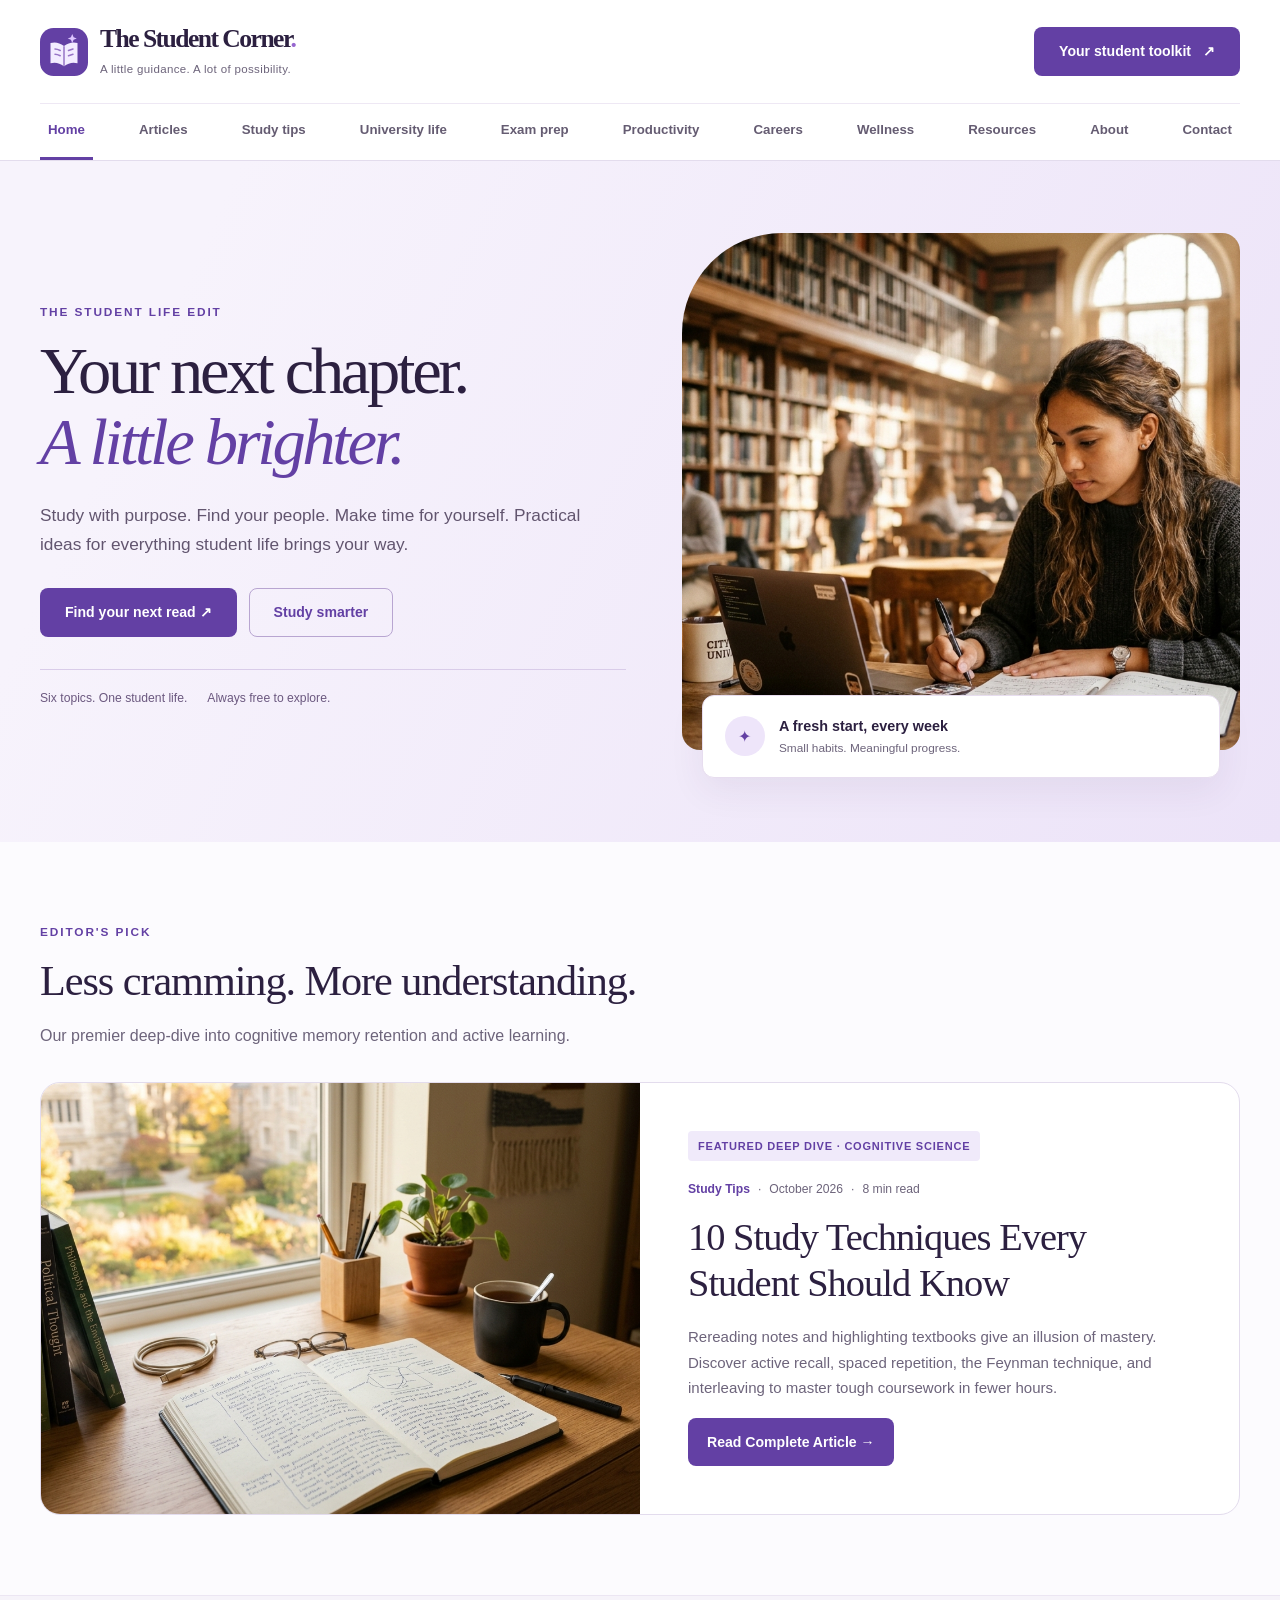
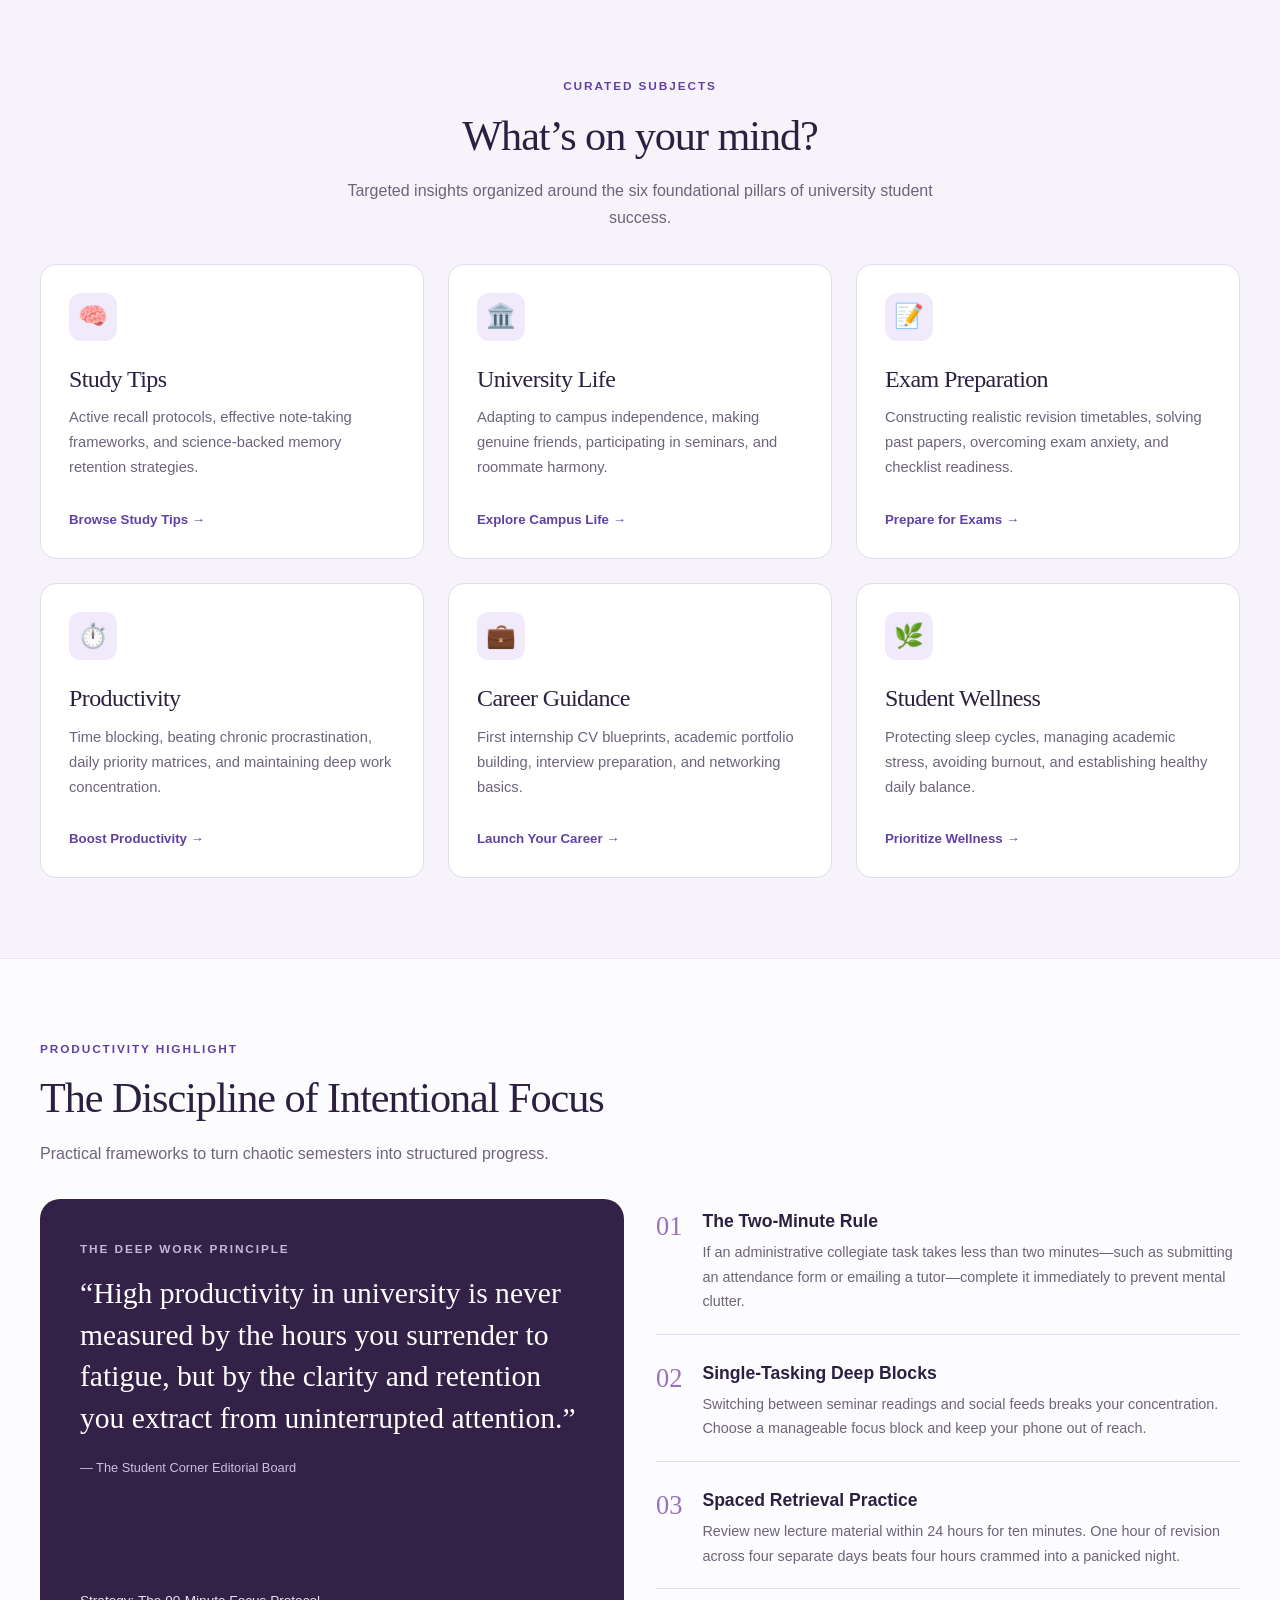
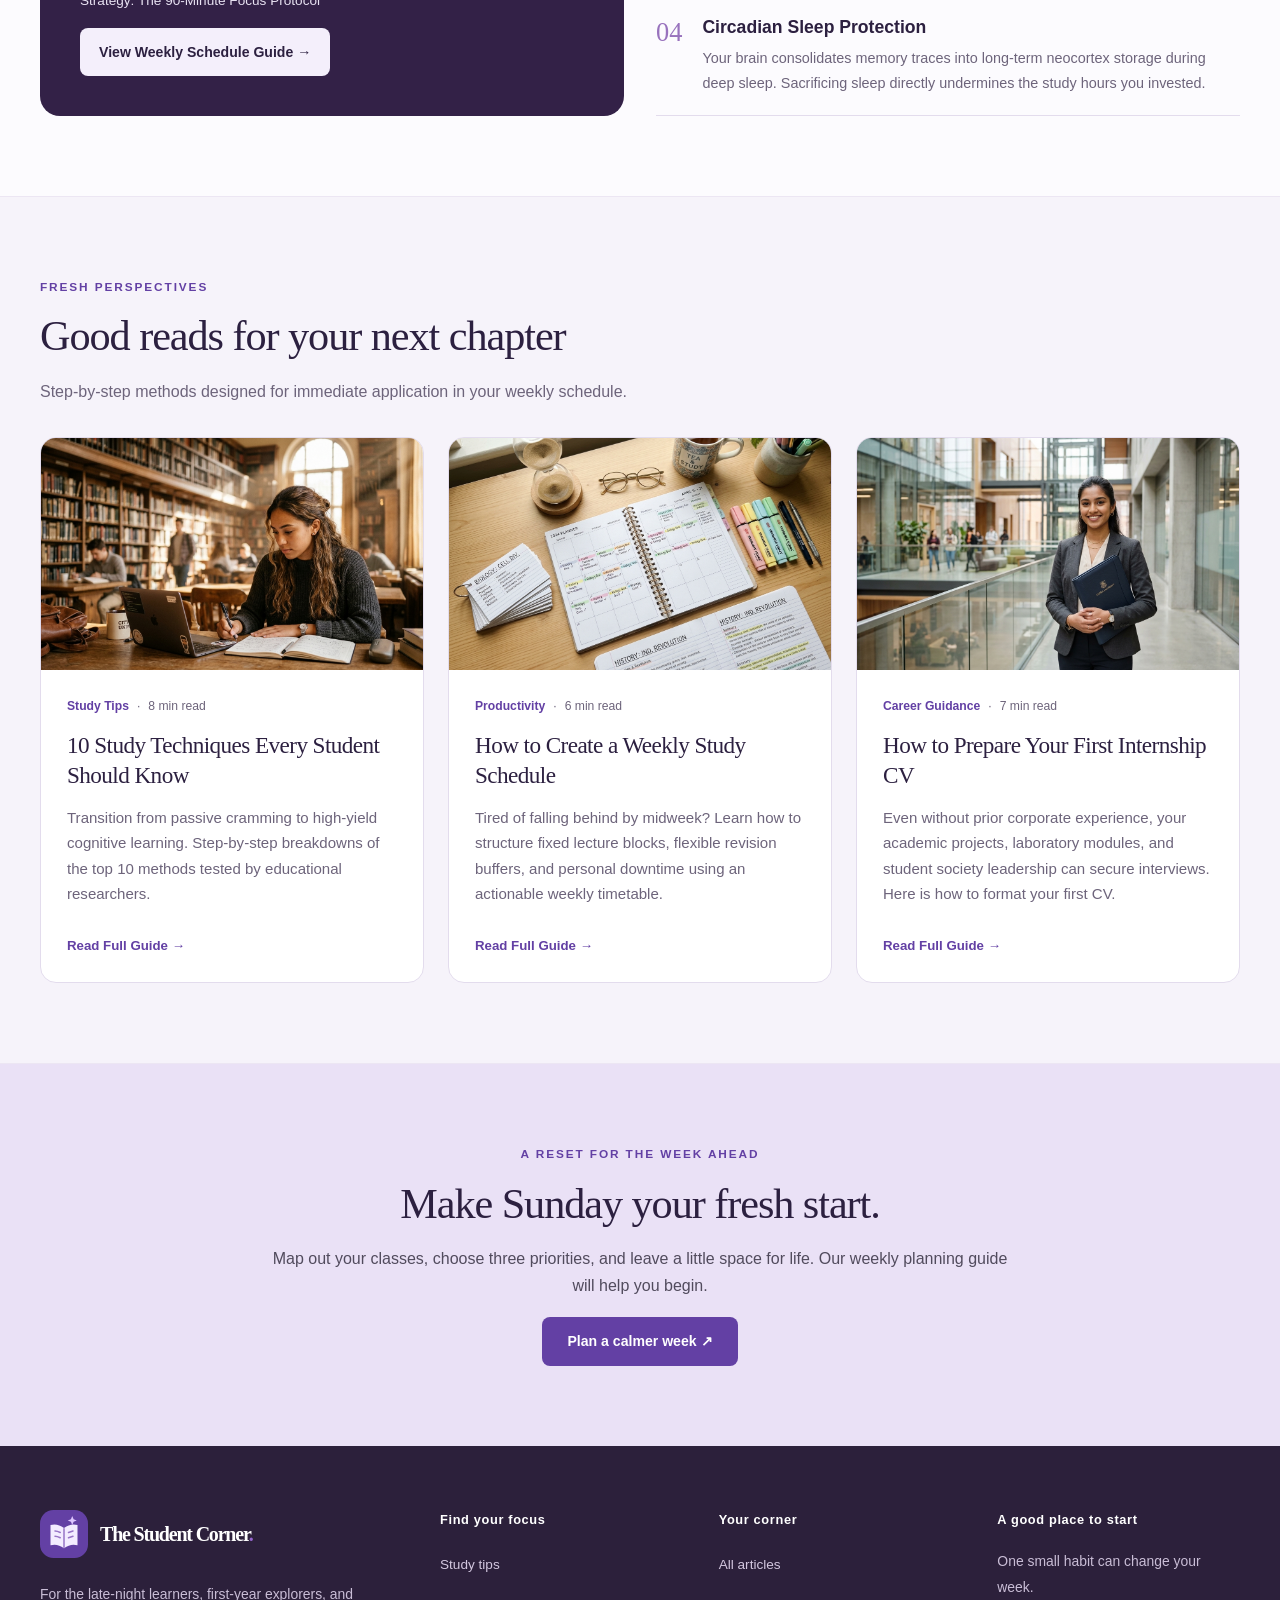
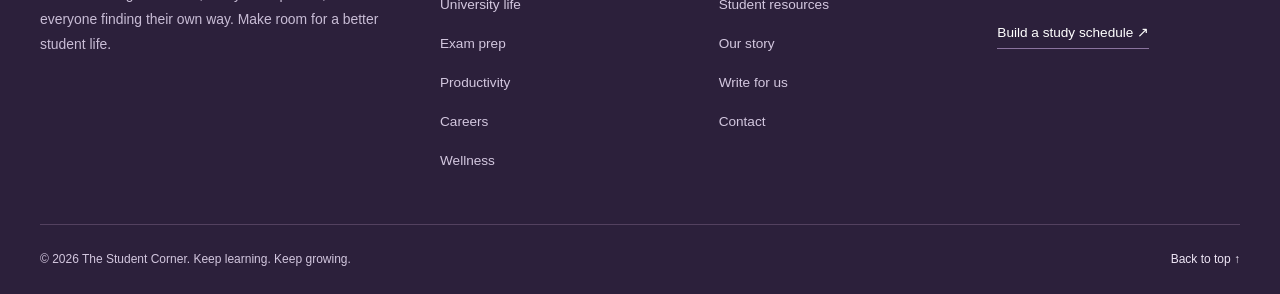
<file: index.html>
<!DOCTYPE html>
<html lang="en">
<head>
  <meta charset="UTF-8">
  <meta name="viewport" content="width=device-width, initial-scale=1.0">
  <title>The Student Corner — Student Life &amp; Productivity Blog</title>
  <meta name="description" content="The Student Corner is an educational blog and productivity magazine helping university students master effective study habits, exam revision, time management, and career readiness.">
  <meta property="og:title" content="The Student Corner — Student Life &amp; Productivity Blog">
  <meta property="og:description" content="Study Smarter. Grow Better. Build Your Future. Practical guides, study routines, and career guidance for college students.">
  <meta property="og:type" content="website">
  <link rel="stylesheet" href="css/style.css">
  <link rel="icon" type="image/svg+xml" href="images/logo.svg">
  <meta name="theme-color" content="#6340a4">
</head>
<body id="top">

  <!-- Site Header & Navigation -->
  <a class="skip-link" href="#main">Skip to content</a><header class="site-header">
<div class="container">
<div class="header-bar">
<a class="site-brand" href="index.html" aria-label="The Student Corner home">
<img src="images/logo.svg" width="48" height="48" alt="">
<span class="brand-text">
<span class="brand-name">The Student Corner<span class="brand-dot">.</span>
</span>
<span class="brand-tagline">A little guidance. A lot of possibility.</span>
</span>
</a>
<a class="btn btn-primary header-cta" href="resources.html">Your student toolkit <span aria-hidden="true">↗</span>
</a>
</div>
<nav class="desktop-nav" aria-label="Main navigation">
<ul class="nav-list">
<li>
<a href="index.html" aria-current="page">Home</a>
</li>
<li>
<a href="blogs.html">Articles</a>
</li>
<li>
<a href="study-tips.html">Study tips</a>
</li>
<li>
<a href="university-life.html">University life</a>
</li>
<li>
<a href="exam-prep.html">Exam prep</a>
</li>
<li>
<a href="productivity.html">Productivity</a>
</li>
<li>
<a href="career.html">Careers</a>
</li>
<li>
<a href="wellness.html">Wellness</a>
</li>
<li>
<a href="resources.html">Resources</a>
</li>
<li>
<a href="about.html">About</a>
</li>
<li>
<a href="contact.html">Contact</a>
</li>
</ul>
</nav>
<details class="mobile-menu">
<summary>Explore the Corner <span aria-hidden="true">＋</span>
</summary>
<nav aria-label="Main navigation">
<ul class="nav-list">
<li>
<a href="index.html" aria-current="page">Home</a>
</li>
<li>
<a href="blogs.html">Articles</a>
</li>
<li>
<a href="study-tips.html">Study tips</a>
</li>
<li>
<a href="university-life.html">University life</a>
</li>
<li>
<a href="exam-prep.html">Exam prep</a>
</li>
<li>
<a href="productivity.html">Productivity</a>
</li>
<li>
<a href="career.html">Careers</a>
</li>
<li>
<a href="wellness.html">Wellness</a>
</li>
<li>
<a href="resources.html">Resources</a>
</li>
<li>
<a href="about.html">About</a>
</li>
<li>
<a href="contact.html">Contact</a>
</li>
</ul>
</nav>
</details>
</div>
</header>

  <main class="site-main" id="main" tabindex="-1">

    <!-- Hero Section -->
    <section class="hero">
      <div class="container hero-grid">
        <div class="hero-content">
          <span class="hero-kicker">THE STUDENT LIFE EDIT</span>
          <h1 class="hero-title">Your next chapter.<br><em>A little brighter.</em></h1>
          <p class="hero-description">Study with purpose. Find your people. Make time for yourself. Practical ideas for everything student life brings your way.</p>
          <div class="btn-group">
            <a href="blogs.html" class="btn btn-primary">Find your next read ↗</a>
            <a href="study-tips.html" class="btn btn-outline">Study smarter</a>
          </div>

          <!-- Editorial Trust Ribbon -->
          <div class="hero-trust-bar"><span>Six topics. One student life.</span><span>Always free to explore.</span></div></div>

        <div class="hero-image-wrap">
          <img src="images/hero-study.jpg" alt="University student studying focused with laptop and books in a modern sunlit library" width="800" height="550">
          <div class="hero-floating-badge">
            <div class="badge-icon-box">✦</div>
            <div>
              <div class="badge-text-title">A fresh start, every week</div>
              <div class="badge-text-sub">Small habits. Meaningful progress.</div>
            </div>
          </div>
        </div>
      </div>
    </section>

    <!-- Featured Article Section -->
    <section class="section">
      <div class="container">
        <div class="section-header">
          <span class="section-kicker">Editor's Pick</span>
          <h2 class="section-title">Less cramming. More understanding.</h2>
          <p class="editorial-29 section-subtitle">Our premier deep-dive into cognitive memory retention and active learning.</p>
        </div>

        <article class="featured-card">
          <div class="featured-card-image">
            <img src="images/featured-work.jpg" alt="Organized student study desk with textbooks, notes, and coffee in morning light" width="800" height="500">
          </div>
          <div class="featured-card-content">
            <span class="featured-badge">Featured Deep Dive · Cognitive Science</span>
            <div class="article-meta">
              <span class="category">Study Tips</span>
              <span class="separator">·</span>
              <span>October 2026</span>
              <span class="separator">·</span>
              <span>8 min read</span>
            </div>
            <h3 class="featured-title">
              <a href="article-study.html">10 Study Techniques Every Student Should Know</a>
            </h3>
            <p class="featured-excerpt">
              Rereading notes and highlighting textbooks give an illusion of mastery. Discover active recall, spaced repetition, the Feynman technique, and interleaving to master tough coursework in fewer hours.
            </p>
            <div>
              <a href="article-study.html" class="btn btn-primary btn-sm">Read Complete Article →</a>
            </div>
          </div>
        </article>
      </div>
    </section>

    <!-- Explore Categories Section -->
    <section class="section section-alt">
      <div class="container">
        <div class="section-header text-center">
          <span class="section-kicker">Curated Subjects</span>
          <h2 class="section-title">What’s on your mind?</h2>
          <p class="section-subtitle">
            Targeted insights organized around the six foundational pillars of university student success.
          </p>
        </div>

        <div class="categories-grid">
          <!-- Category 1 -->
          <div class="category-card">
            <div class="category-icon">🧠</div>
            <h3>Study Tips</h3>
            <p>Active recall protocols, effective note-taking frameworks, and science-backed memory retention strategies.</p>
            <a href="study-tips.html" class="card-link">Browse Study Tips →</a>
          </div>

          <!-- Category 2 -->
          <div class="category-card">
            <div class="category-icon">🏛️</div>
            <h3>University Life</h3>
            <p>Adapting to campus independence, making genuine friends, participating in seminars, and roommate harmony.</p>
            <a href="university-life.html" class="card-link">Explore Campus Life →</a>
          </div>

          <!-- Category 3 -->
          <div class="category-card">
            <div class="category-icon">📝</div>
            <h3>Exam Preparation</h3>
            <p>Constructing realistic revision timetables, solving past papers, overcoming exam anxiety, and checklist readiness.</p>
            <a href="exam-prep.html" class="card-link">Prepare for Exams →</a>
          </div>

          <!-- Category 4 -->
          <div class="category-card">
            <div class="category-icon">⏱️</div>
            <h3>Productivity</h3>
            <p>Time blocking, beating chronic procrastination, daily priority matrices, and maintaining deep work concentration.</p>
            <a href="productivity.html" class="card-link">Boost Productivity →</a>
          </div>

          <!-- Category 5 -->
          <div class="category-card">
            <div class="category-icon">💼</div>
            <h3>Career Guidance</h3>
            <p>First internship CV blueprints, academic portfolio building, interview preparation, and networking basics.</p>
            <a href="career.html" class="card-link">Launch Your Career →</a>
          </div>

          <!-- Category 6 -->
          <div class="category-card">
            <div class="category-icon">🌿</div>
            <h3>Student Wellness</h3>
            <p>Protecting sleep cycles, managing academic stress, avoiding burnout, and establishing healthy daily balance.</p>
            <a href="wellness.html" class="card-link">Prioritize Wellness →</a>
          </div>
        </div>
      </div>
    </section>

    <!-- Productivity Highlight Section (Editorial Split Showcase) -->
    <section class="section">
      <div class="container">
        <div class="section-header">
          <span class="section-kicker">Productivity Highlight</span>
          <h2 class="section-title">The Discipline of Intentional Focus</h2>
          <p class="editorial-29 section-subtitle">Practical frameworks to turn chaotic semesters into structured progress.</p>
        </div>

        <div class="productivity-showcase">
          <!-- Left: Editorial Quote Card -->
          <div class="quote-highlight-card">
            <div>
              <span class="editorial-38 section-kicker">The Deep Work Principle</span>
              <p class="quote-highlight-text">
                “High productivity in university is never measured by the hours you surrender to fatigue, but by the clarity and retention you extract from uninterrupted attention.”
              </p>
              <div class="quote-author-line">— The Student Corner Editorial Board</div>
            </div>

            <div class="quote-card-footer">
              <span class="editorial-39">Strategy: The 90-Minute Focus Protocol</span>
              <a href="article-time.html" class="editorial-40 btn btn-secondary btn-sm">View Weekly Schedule Guide →</a>
            </div>
          </div>

          <!-- Right: Numbered Rules List -->
          <div class="numbered-rules-list">
            <div class="numbered-rule-item">
              <div class="rule-number">01</div>
              <div class="rule-content">
                <h4>The Two-Minute Rule</h4>
                <p>If an administrative collegiate task takes less than two minutes—such as submitting an attendance form or emailing a tutor—complete it immediately to prevent mental clutter.</p>
              </div>
            </div>

            <div class="numbered-rule-item">
              <div class="rule-number">02</div>
              <div class="rule-content">
                <h4>Single-Tasking Deep Blocks</h4>
                <p>Switching between seminar readings and social feeds breaks your concentration. Choose a manageable focus block and keep your phone out of reach.</p>
              </div>
            </div>

            <div class="numbered-rule-item">
              <div class="rule-number">03</div>
              <div class="rule-content">
                <h4>Spaced Retrieval Practice</h4>
                <p>Review new lecture material within 24 hours for ten minutes. One hour of revision across four separate days beats four hours crammed into a panicked night.</p>
              </div>
            </div>

            <div class="numbered-rule-item">
              <div class="rule-number">04</div>
              <div class="rule-content">
                <h4>Circadian Sleep Protection</h4>
                <p>Your brain consolidates memory traces into long-term neocortex storage during deep sleep. Sacrificing sleep directly undermines the study hours you invested.</p>
              </div>
            </div>
          </div>
        </div>
      </div>
    </section>

    <!-- Latest Articles Section -->
    <section class="section section-alt">
      <div class="container">
        <div class="section-header">
          <span class="section-kicker">Fresh Perspectives</span>
          <h2 class="section-title">Good reads for your next chapter</h2>
          <p class="editorial-29 section-subtitle">Step-by-step methods designed for immediate application in your weekly schedule.</p>
        </div>

        <div class="articles-grid">
          <!-- Article 1 -->
          <article class="article-card">
            <div class="article-card-image">
              <img src="images/hero-study.jpg" alt="Student studying focused in library" width="800" height="500">
            </div>
            <div class="article-card-content">
              <div class="article-meta">
                <span class="category">Study Tips</span>
                <span class="separator">·</span>
                <span>8 min read</span>
              </div>
              <h3 class="article-card-title">
                <a href="article-study.html">10 Study Techniques Every Student Should Know</a>
              </h3>
              <p class="article-card-excerpt">
                Transition from passive cramming to high-yield cognitive learning. Step-by-step breakdowns of the top 10 methods tested by educational researchers.
              </p>
              <a href="article-study.html" class="card-link">Read Full Guide →</a>
            </div>
          </article>

          <!-- Article 2 -->
          <article class="article-card">
            <div class="article-card-image">
              <img src="images/exam-setup.jpg" alt="Revision desk with study planner and hourglass" width="800" height="500">
            </div>
            <div class="article-card-content">
              <div class="article-meta">
                <span class="category">Productivity</span>
                <span class="separator">·</span>
                <span>6 min read</span>
              </div>
              <h3 class="article-card-title">
                <a href="article-time.html">How to Create a Weekly Study Schedule</a>
              </h3>
              <p class="article-card-excerpt">
                Tired of falling behind by midweek? Learn how to structure fixed lecture blocks, flexible revision buffers, and personal downtime using an actionable weekly timetable.
              </p>
              <a href="article-time.html" class="card-link">Read Full Guide →</a>
            </div>
          </article>

          <!-- Article 3 -->
          <article class="article-card">
            <div class="article-card-image">
              <img src="images/career-interview.jpg" alt="University student with resume portfolio in modern office" width="800" height="500">
            </div>
            <div class="article-card-content">
              <div class="article-meta">
                <span class="category">Career Guidance</span>
                <span class="separator">·</span>
                <span>7 min read</span>
              </div>
              <h3 class="article-card-title">
                <a href="article-career.html">How to Prepare Your First Internship CV</a>
              </h3>
              <p class="article-card-excerpt">
                Even without prior corporate experience, your academic projects, laboratory modules, and student society leadership can secure interviews. Here is how to format your first CV.
              </p>
              <a href="article-career.html" class="card-link">Read Full Guide →</a>
            </div>
          </article>
        </div>
      </div>
    </section>

    <section class="section section-lavender"><div class="container-narrow text-center"><span class="section-kicker">A reset for the week ahead</span><h2 class="section-title">Make Sunday your fresh start.</h2><p>Map out your classes, choose three priorities, and leave a little space for life. Our weekly planning guide will help you begin.</p><a href="article-time.html" class="btn btn-primary">Plan a calmer week ↗</a></div></section>

  </main>

  <!-- Site Footer -->
  <footer class="site-footer">
<div class="container">
<div class="footer-grid">
<div class="footer-brand">
<a class="site-brand" href="index.html" aria-label="The Student Corner home">
<img src="images/logo.svg" width="48" height="48" alt="">
<span class="brand-text">
<span class="brand-name">The Student Corner<span class="brand-dot">.</span>
</span>
<span class="brand-tagline">A little guidance. A lot of possibility.</span>
</span>
</a>
<p class="footer-desc">For the late-night learners, first-year explorers, and everyone finding their own way. Make room for a better student life.</p>
</div>
<div class="footer-col">
<h2>Find your focus</h2>
<ul class="footer-links">
<li>
<a href="study-tips.html">Study tips</a>
</li>
<li>
<a href="university-life.html">University life</a>
</li>
<li>
<a href="exam-prep.html">Exam prep</a>
</li>
<li>
<a href="productivity.html">Productivity</a>
</li>
<li>
<a href="career.html">Careers</a>
</li>
<li>
<a href="wellness.html">Wellness</a>
</li>
</ul>
</div>
<div class="footer-col">
<h2>Your corner</h2>
<ul class="footer-links">
<li>
<a href="blogs.html">All articles</a>
</li>
<li>
<a href="resources.html">Student resources</a>
</li>
<li>
<a href="about.html">Our story</a>
</li>
<li>
<a href="write-for-us.html">Write for us</a>
</li>
<li>
<a href="contact.html">Contact</a>
</li>
</ul>
</div>
<div class="footer-col">
<h2>A good place to start</h2>
<p class="footer-desc">One small habit can change your week.</p>
<a class="footer-feature" href="article-time.html">Build a study schedule <span aria-hidden="true">↗</span>
</a>
</div>
</div>
<div class="footer-bottom">
<p>© 2026 The Student Corner. Keep learning. Keep growing.</p>
<a class="back-to-top" href="#top">Back to top ↑</a>
</div>
</div>
</footer>

</body>
</html>
</file>
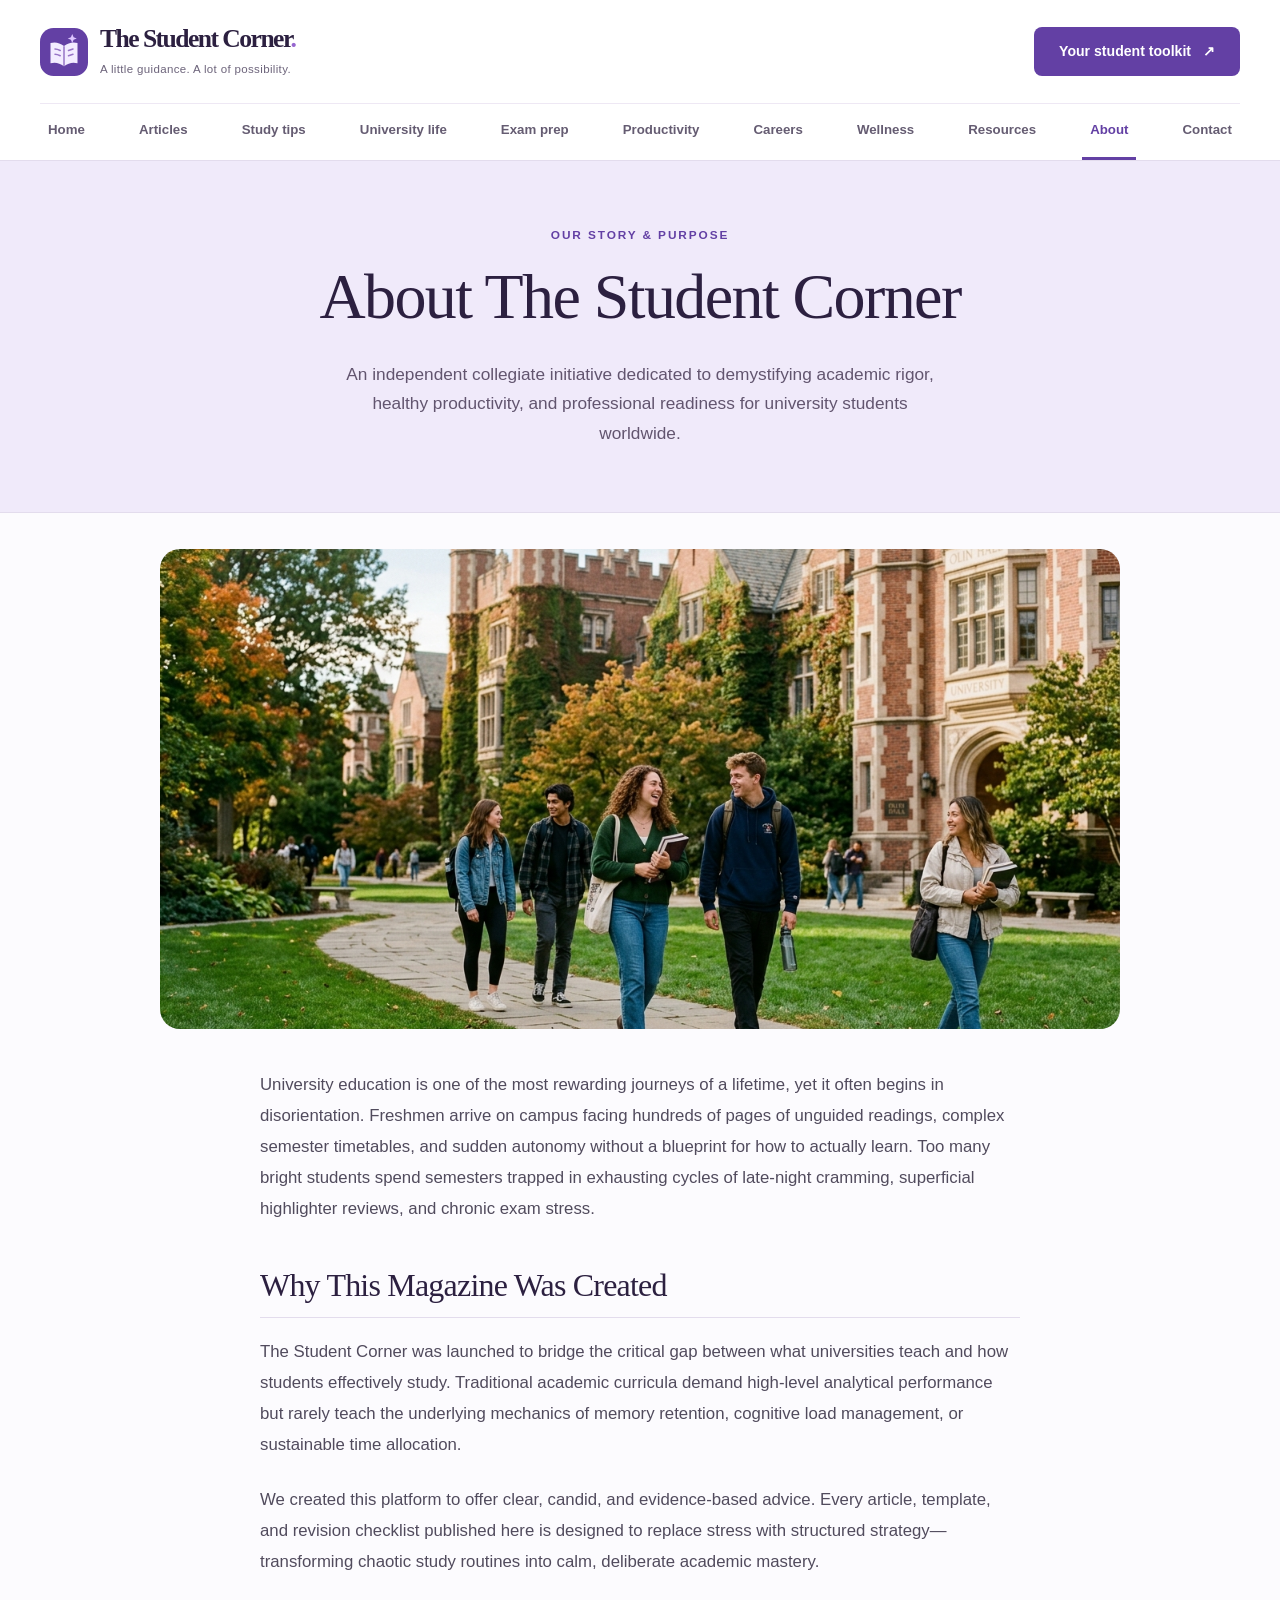
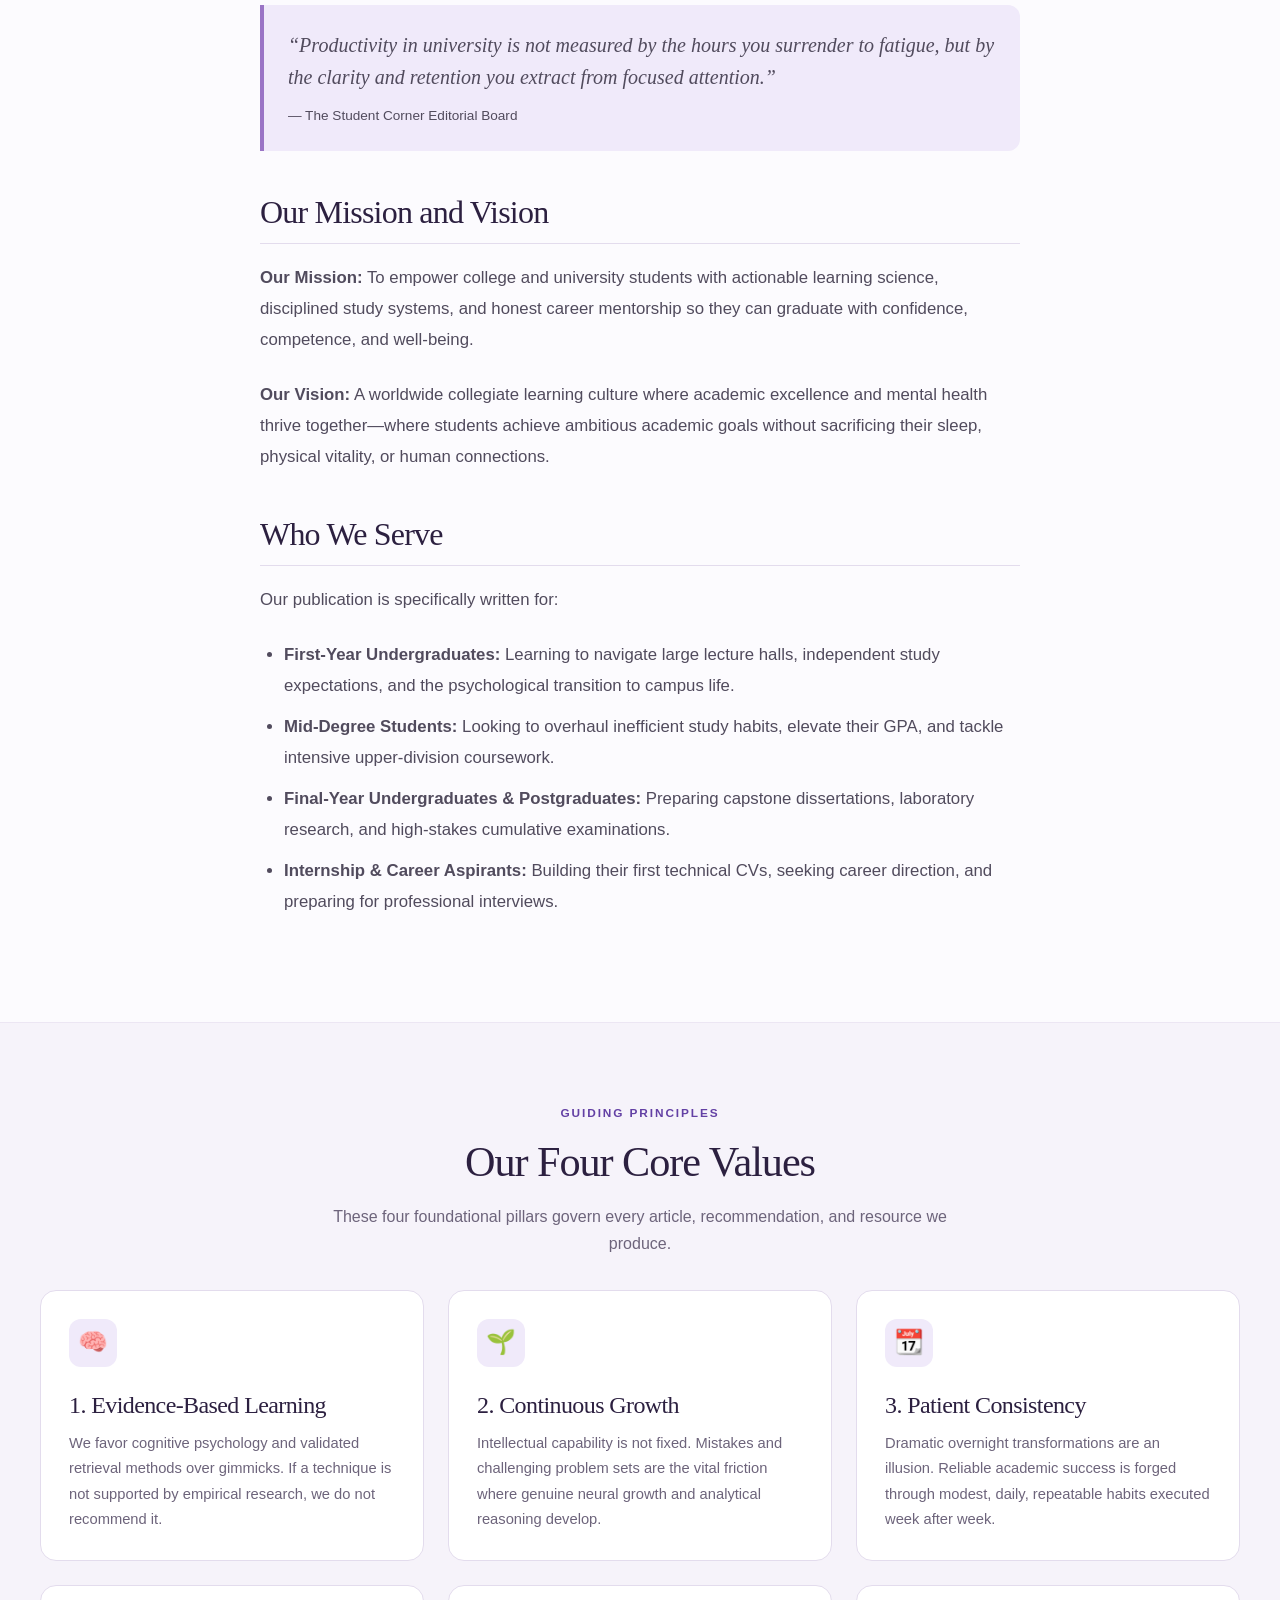
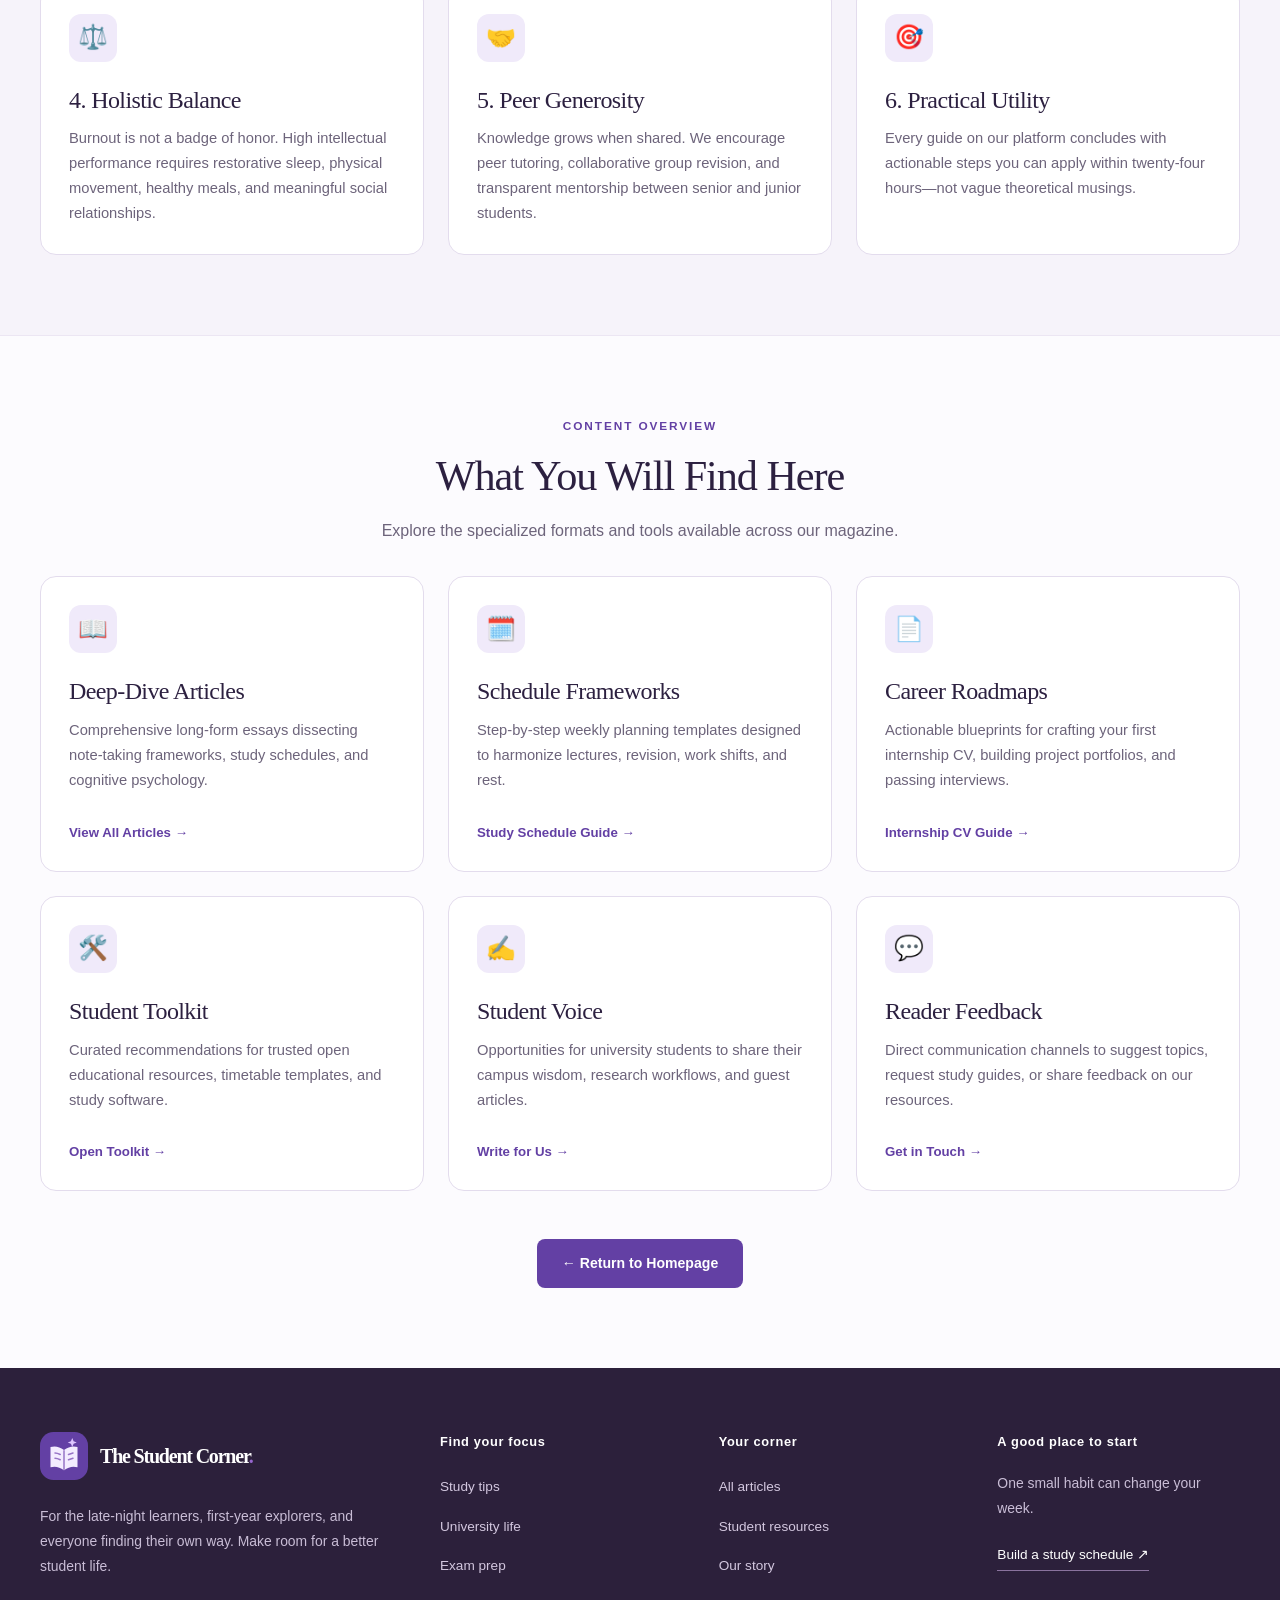
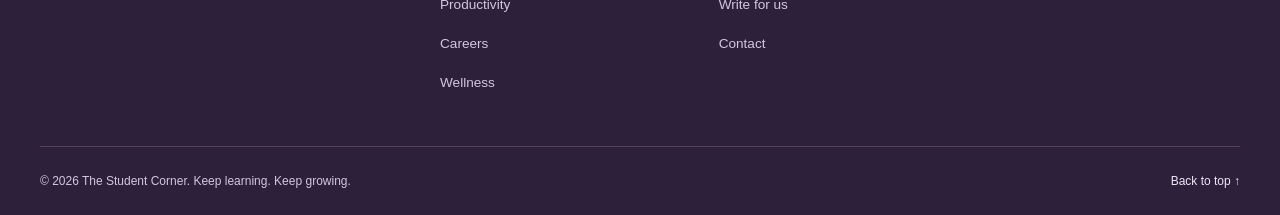
<file: about.html>
<!DOCTYPE html>
<html lang="en">
<head>
  <meta charset="UTF-8">
  <meta name="viewport" content="width=device-width, initial-scale=1.0">
  <title>About Us — The Student Corner</title>
  <meta name="description" content="Discover the mission, philosophy, and editorial values of The Student Corner, an independent educational blog helping college students study smarter and build their futures.">
  <meta property="og:title" content="About Us — The Student Corner">
  <meta property="og:description" content="Why The Student Corner exists: our mission, values, and practical resources for university students worldwide.">
  <meta property="og:type" content="article">
  <link rel="stylesheet" href="css/style.css">
  <link rel="icon" type="image/svg+xml" href="images/logo.svg">
  <meta name="theme-color" content="#6340a4">
</head>
<body id="top">

  <!-- Site Header & Navigation -->
  <a class="skip-link" href="#main">Skip to content</a><header class="site-header">
<div class="container">
<div class="header-bar">
<a class="site-brand" href="index.html" aria-label="The Student Corner home">
<img src="images/logo.svg" width="48" height="48" alt="">
<span class="brand-text">
<span class="brand-name">The Student Corner<span class="brand-dot">.</span>
</span>
<span class="brand-tagline">A little guidance. A lot of possibility.</span>
</span>
</a>
<a class="btn btn-primary header-cta" href="resources.html">Your student toolkit <span aria-hidden="true">↗</span>
</a>
</div>
<nav class="desktop-nav" aria-label="Main navigation">
<ul class="nav-list">
<li>
<a href="index.html">Home</a>
</li>
<li>
<a href="blogs.html">Articles</a>
</li>
<li>
<a href="study-tips.html">Study tips</a>
</li>
<li>
<a href="university-life.html">University life</a>
</li>
<li>
<a href="exam-prep.html">Exam prep</a>
</li>
<li>
<a href="productivity.html">Productivity</a>
</li>
<li>
<a href="career.html">Careers</a>
</li>
<li>
<a href="wellness.html">Wellness</a>
</li>
<li>
<a href="resources.html">Resources</a>
</li>
<li>
<a href="about.html" aria-current="page">About</a>
</li>
<li>
<a href="contact.html">Contact</a>
</li>
</ul>
</nav>
<details class="mobile-menu">
<summary>Explore the Corner <span aria-hidden="true">＋</span>
</summary>
<nav aria-label="Main navigation">
<ul class="nav-list">
<li>
<a href="index.html">Home</a>
</li>
<li>
<a href="blogs.html">Articles</a>
</li>
<li>
<a href="study-tips.html">Study tips</a>
</li>
<li>
<a href="university-life.html">University life</a>
</li>
<li>
<a href="exam-prep.html">Exam prep</a>
</li>
<li>
<a href="productivity.html">Productivity</a>
</li>
<li>
<a href="career.html">Careers</a>
</li>
<li>
<a href="wellness.html">Wellness</a>
</li>
<li>
<a href="resources.html">Resources</a>
</li>
<li>
<a href="about.html" aria-current="page">About</a>
</li>
<li>
<a href="contact.html">Contact</a>
</li>
</ul>
</nav>
</details>
</div>
</header>

  <main class="site-main" id="main" tabindex="-1">

    <!-- Page Hero Banner -->
    <section class="page-hero">
      <div class="container">
        <span class="section-kicker">Our Story &amp; Purpose</span>
        <h1 class="hero-title">About The Student Corner</h1>
        <p class="hero-description">
          An independent collegiate initiative dedicated to demystifying academic rigor, healthy productivity, and professional readiness for university students worldwide.
        </p>
      </div>
    </section>

    <!-- Campus Life Editorial Banner -->
    <div class="editorial-1 container">
      <div class="article-featured-media">
        <img src="images/campus-life.jpg" alt="University students on collegiate campus" width="800" height="500">
      </div>
    </div>

    <!-- Mission & Origin Section -->
    <section class="editorial-2 section">
      <div class="container-narrow">
        <div class="article-body">
          <p>
            University education is one of the most rewarding journeys of a lifetime, yet it often begins in disorientation. Freshmen arrive on campus facing hundreds of pages of unguided readings, complex semester timetables, and sudden autonomy without a blueprint for how to actually learn. Too many bright students spend semesters trapped in exhausting cycles of late-night cramming, superficial highlighter reviews, and chronic exam stress.
          </p>

          <h2>Why This Magazine Was Created</h2>
          <p>
            The Student Corner was launched to bridge the critical gap between what universities teach and how students effectively study. Traditional academic curricula demand high-level analytical performance but rarely teach the underlying mechanics of memory retention, cognitive load management, or sustainable time allocation.
          </p>
          <p>
            We created this platform to offer clear, candid, and evidence-based advice. Every article, template, and revision checklist published here is designed to replace stress with structured strategy—transforming chaotic study routines into calm, deliberate academic mastery.
          </p>

          <blockquote>
            “Productivity in university is not measured by the hours you surrender to fatigue, but by the clarity and retention you extract from focused attention.”
            <cite>— The Student Corner Editorial Board</cite>
          </blockquote>

          <h2>Our Mission and Vision</h2>
          <p>
            <strong>Our Mission:</strong> To empower college and university students with actionable learning science, disciplined study systems, and honest career mentorship so they can graduate with confidence, competence, and well-being.
          </p>
          <p>
            <strong>Our Vision:</strong> A worldwide collegiate learning culture where academic excellence and mental health thrive together—where students achieve ambitious academic goals without sacrificing their sleep, physical vitality, or human connections.
          </p>

          <h2>Who We Serve</h2>
          <p>
            Our publication is specifically written for:
          </p>
          <ul>
            <li><strong>First-Year Undergraduates:</strong> Learning to navigate large lecture halls, independent study expectations, and the psychological transition to campus life.</li>
            <li><strong>Mid-Degree Students:</strong> Looking to overhaul inefficient study habits, elevate their GPA, and tackle intensive upper-division coursework.</li>
            <li><strong>Final-Year Undergraduates &amp; Postgraduates:</strong> Preparing capstone dissertations, laboratory research, and high-stakes cumulative examinations.</li>
            <li><strong>Internship &amp; Career Aspirants:</strong> Building their first technical CVs, seeking career direction, and preparing for professional interviews.</li>
          </ul>
        </div>
      </div>
    </section>

    <!-- Core Values Section -->
    <section class="section section-alt">
      <div class="container">
        <div class="section-header text-center">
          <span class="section-kicker">Guiding Principles</span>
          <h2 class="section-title">Our Four Core Values</h2>
          <p class="section-subtitle">
            These four foundational pillars govern every article, recommendation, and resource we produce.
          </p>
        </div>

        <div class="articles-grid">
          <div class="category-card">
            <div class="category-icon">🧠</div>
            <h3>1. Evidence-Based Learning</h3>
            <p>
              We favor cognitive psychology and validated retrieval methods over gimmicks. If a technique is not supported by empirical research, we do not recommend it.
            </p>
          </div>

          <div class="category-card">
            <div class="category-icon">🌱</div>
            <h3>2. Continuous Growth</h3>
            <p>
              Intellectual capability is not fixed. Mistakes and challenging problem sets are the vital friction where genuine neural growth and analytical reasoning develop.
            </p>
          </div>

          <div class="category-card">
            <div class="category-icon">📆</div>
            <h3>3. Patient Consistency</h3>
            <p>
              Dramatic overnight transformations are an illusion. Reliable academic success is forged through modest, daily, repeatable habits executed week after week.
            </p>
          </div>

          <div class="category-card">
            <div class="category-icon">⚖️</div>
            <h3>4. Holistic Balance</h3>
            <p>
              Burnout is not a badge of honor. High intellectual performance requires restorative sleep, physical movement, healthy meals, and meaningful social relationships.
            </p>
          </div>

          <div class="category-card">
            <div class="category-icon">🤝</div>
            <h3>5. Peer Generosity</h3>
            <p>
              Knowledge grows when shared. We encourage peer tutoring, collaborative group revision, and transparent mentorship between senior and junior students.
            </p>
          </div>

          <div class="category-card">
            <div class="category-icon">🎯</div>
            <h3>6. Practical Utility</h3>
            <p>
              Every guide on our platform concludes with actionable steps you can apply within twenty-four hours—not vague theoretical musings.
            </p>
          </div>
        </div>
      </div>
    </section>

    <!-- What You Will Find Here Section -->
    <section class="section">
      <div class="container">
        <div class="section-header text-center">
          <span class="section-kicker">Content Overview</span>
          <h2 class="section-title">What You Will Find Here</h2>
          <p class="section-subtitle">
            Explore the specialized formats and tools available across our magazine.
          </p>
        </div>

        <div class="categories-grid">
          <div class="category-card">
            <div class="category-icon">📖</div>
            <h3>Deep-Dive Articles</h3>
            <p>Comprehensive long-form essays dissecting note-taking frameworks, study schedules, and cognitive psychology.</p>
            <a href="blogs.html" class="card-link">View All Articles →</a>
          </div>

          <div class="category-card">
            <div class="category-icon">🗓️</div>
            <h3>Schedule Frameworks</h3>
            <p>Step-by-step weekly planning templates designed to harmonize lectures, revision, work shifts, and rest.</p>
            <a href="article-time.html" class="card-link">Study Schedule Guide →</a>
          </div>

          <div class="category-card">
            <div class="category-icon">📄</div>
            <h3>Career Roadmaps</h3>
            <p>Actionable blueprints for crafting your first internship CV, building project portfolios, and passing interviews.</p>
            <a href="article-career.html" class="card-link">Internship CV Guide →</a>
          </div>

          <div class="category-card">
            <div class="category-icon">🛠️</div>
            <h3>Student Toolkit</h3>
            <p>Curated recommendations for trusted open educational resources, timetable templates, and study software.</p>
            <a href="resources.html" class="card-link">Open Toolkit →</a>
          </div>

          <div class="category-card">
            <div class="category-icon">✍️</div>
            <h3>Student Voice</h3>
            <p>Opportunities for university students to share their campus wisdom, research workflows, and guest articles.</p>
            <a href="write-for-us.html" class="card-link">Write for Us →</a>
          </div>

          <div class="category-card">
            <div class="category-icon">💬</div>
            <h3>Reader Feedback</h3>
            <p>Direct communication channels to suggest topics, request study guides, or share feedback on our resources.</p>
            <a href="contact.html" class="card-link">Get in Touch →</a>
          </div>
        </div>

        <div class="editorial-3 text-center">
          <a href="index.html" class="btn btn-primary">← Return to Homepage</a>
        </div>
      </div>
    </section>

  </main>

  <!-- Site Footer -->
  <footer class="site-footer">
<div class="container">
<div class="footer-grid">
<div class="footer-brand">
<a class="site-brand" href="index.html" aria-label="The Student Corner home">
<img src="images/logo.svg" width="48" height="48" alt="">
<span class="brand-text">
<span class="brand-name">The Student Corner<span class="brand-dot">.</span>
</span>
<span class="brand-tagline">A little guidance. A lot of possibility.</span>
</span>
</a>
<p class="footer-desc">For the late-night learners, first-year explorers, and everyone finding their own way. Make room for a better student life.</p>
</div>
<div class="footer-col">
<h2>Find your focus</h2>
<ul class="footer-links">
<li>
<a href="study-tips.html">Study tips</a>
</li>
<li>
<a href="university-life.html">University life</a>
</li>
<li>
<a href="exam-prep.html">Exam prep</a>
</li>
<li>
<a href="productivity.html">Productivity</a>
</li>
<li>
<a href="career.html">Careers</a>
</li>
<li>
<a href="wellness.html">Wellness</a>
</li>
</ul>
</div>
<div class="footer-col">
<h2>Your corner</h2>
<ul class="footer-links">
<li>
<a href="blogs.html">All articles</a>
</li>
<li>
<a href="resources.html">Student resources</a>
</li>
<li>
<a href="about.html">Our story</a>
</li>
<li>
<a href="write-for-us.html">Write for us</a>
</li>
<li>
<a href="contact.html">Contact</a>
</li>
</ul>
</div>
<div class="footer-col">
<h2>A good place to start</h2>
<p class="footer-desc">One small habit can change your week.</p>
<a class="footer-feature" href="article-time.html">Build a study schedule <span aria-hidden="true">↗</span>
</a>
</div>
</div>
<div class="footer-bottom">
<p>© 2026 The Student Corner. Keep learning. Keep growing.</p>
<a class="back-to-top" href="#top">Back to top ↑</a>
</div>
</div>
</footer>

</body>
</html>
</file>
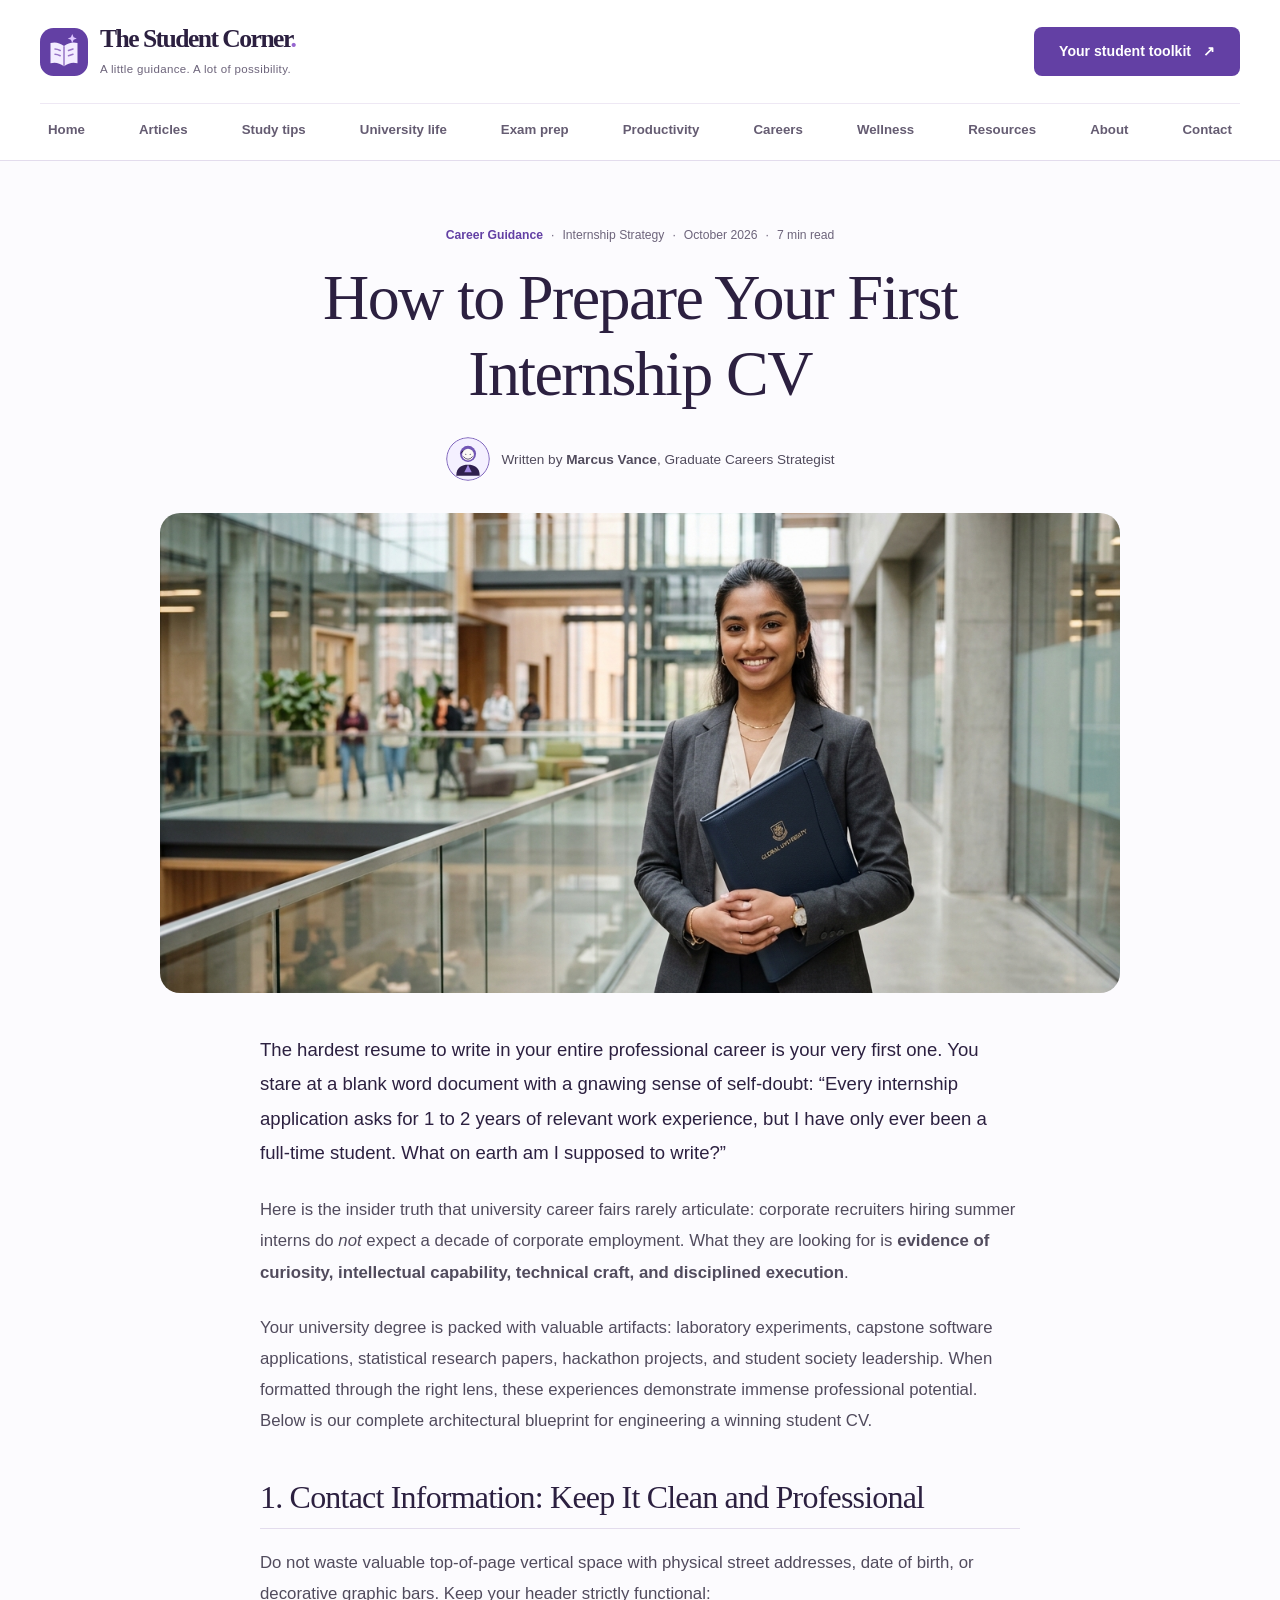
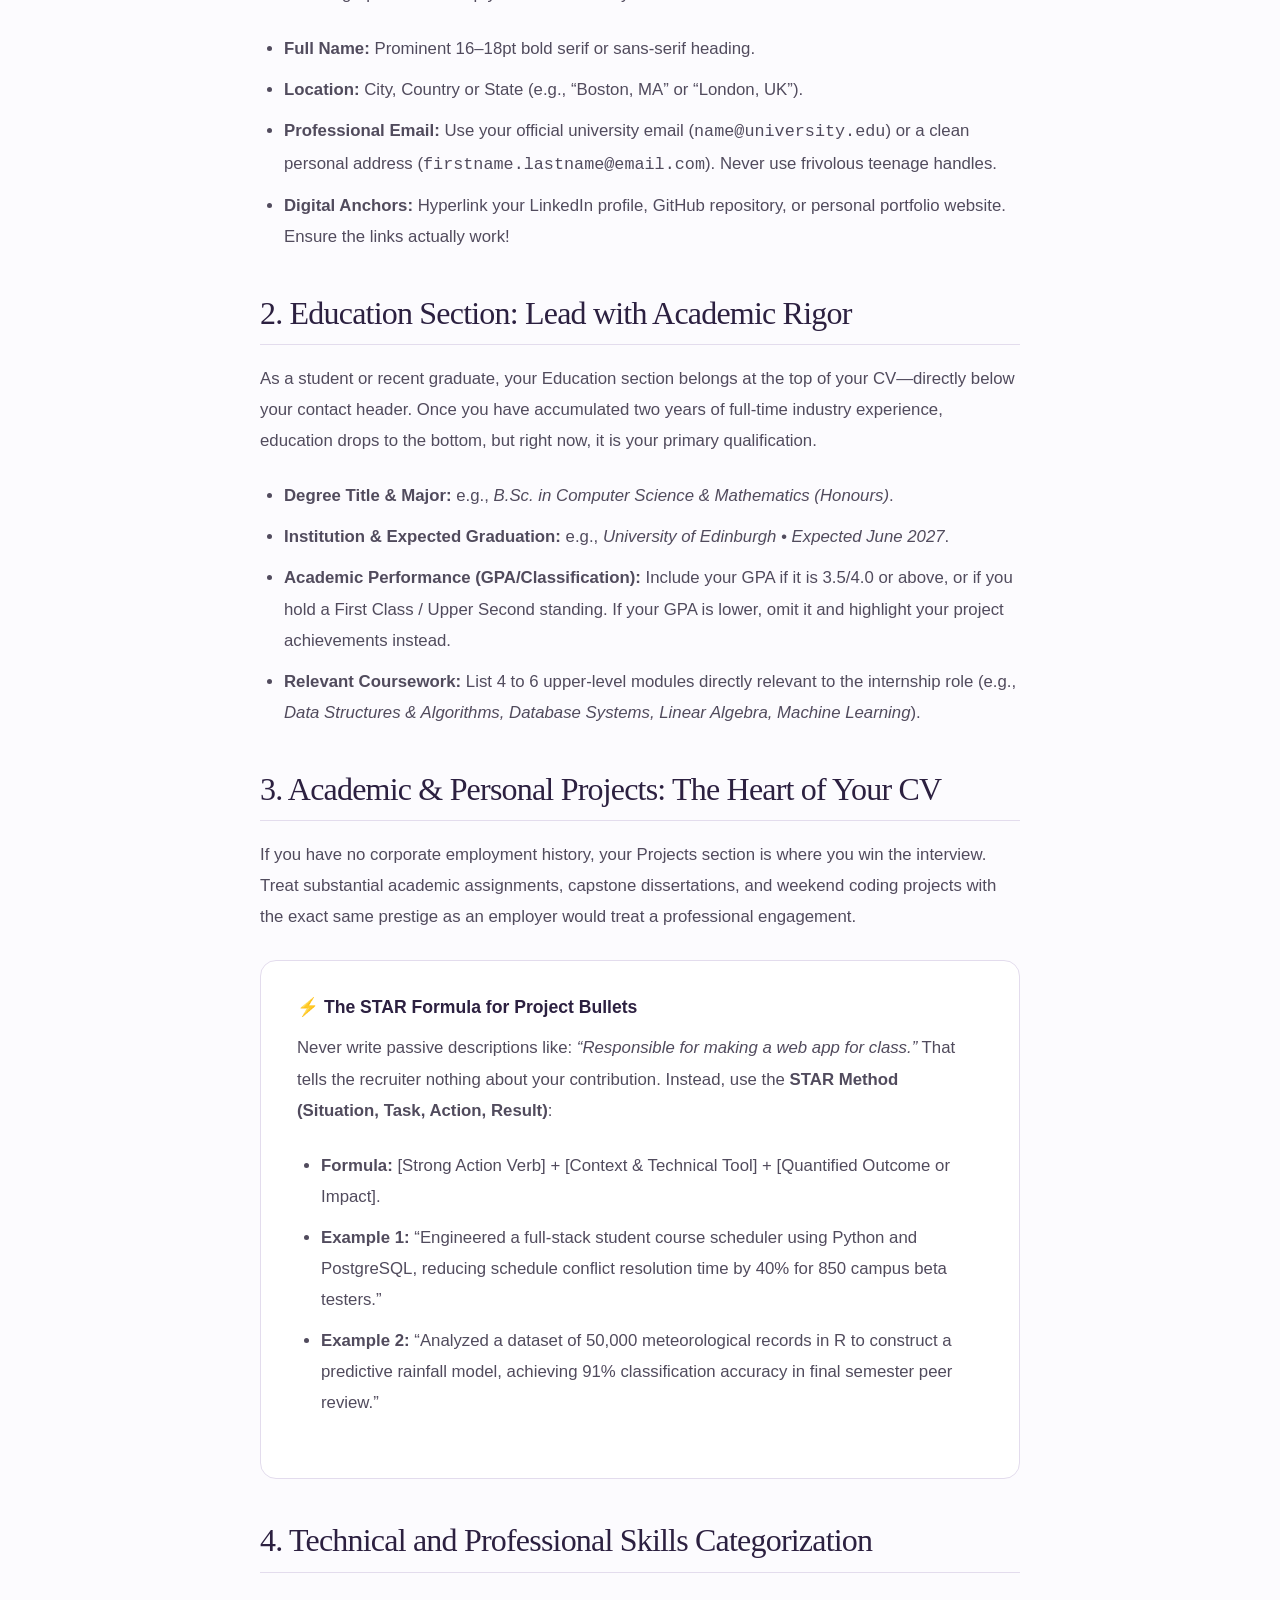
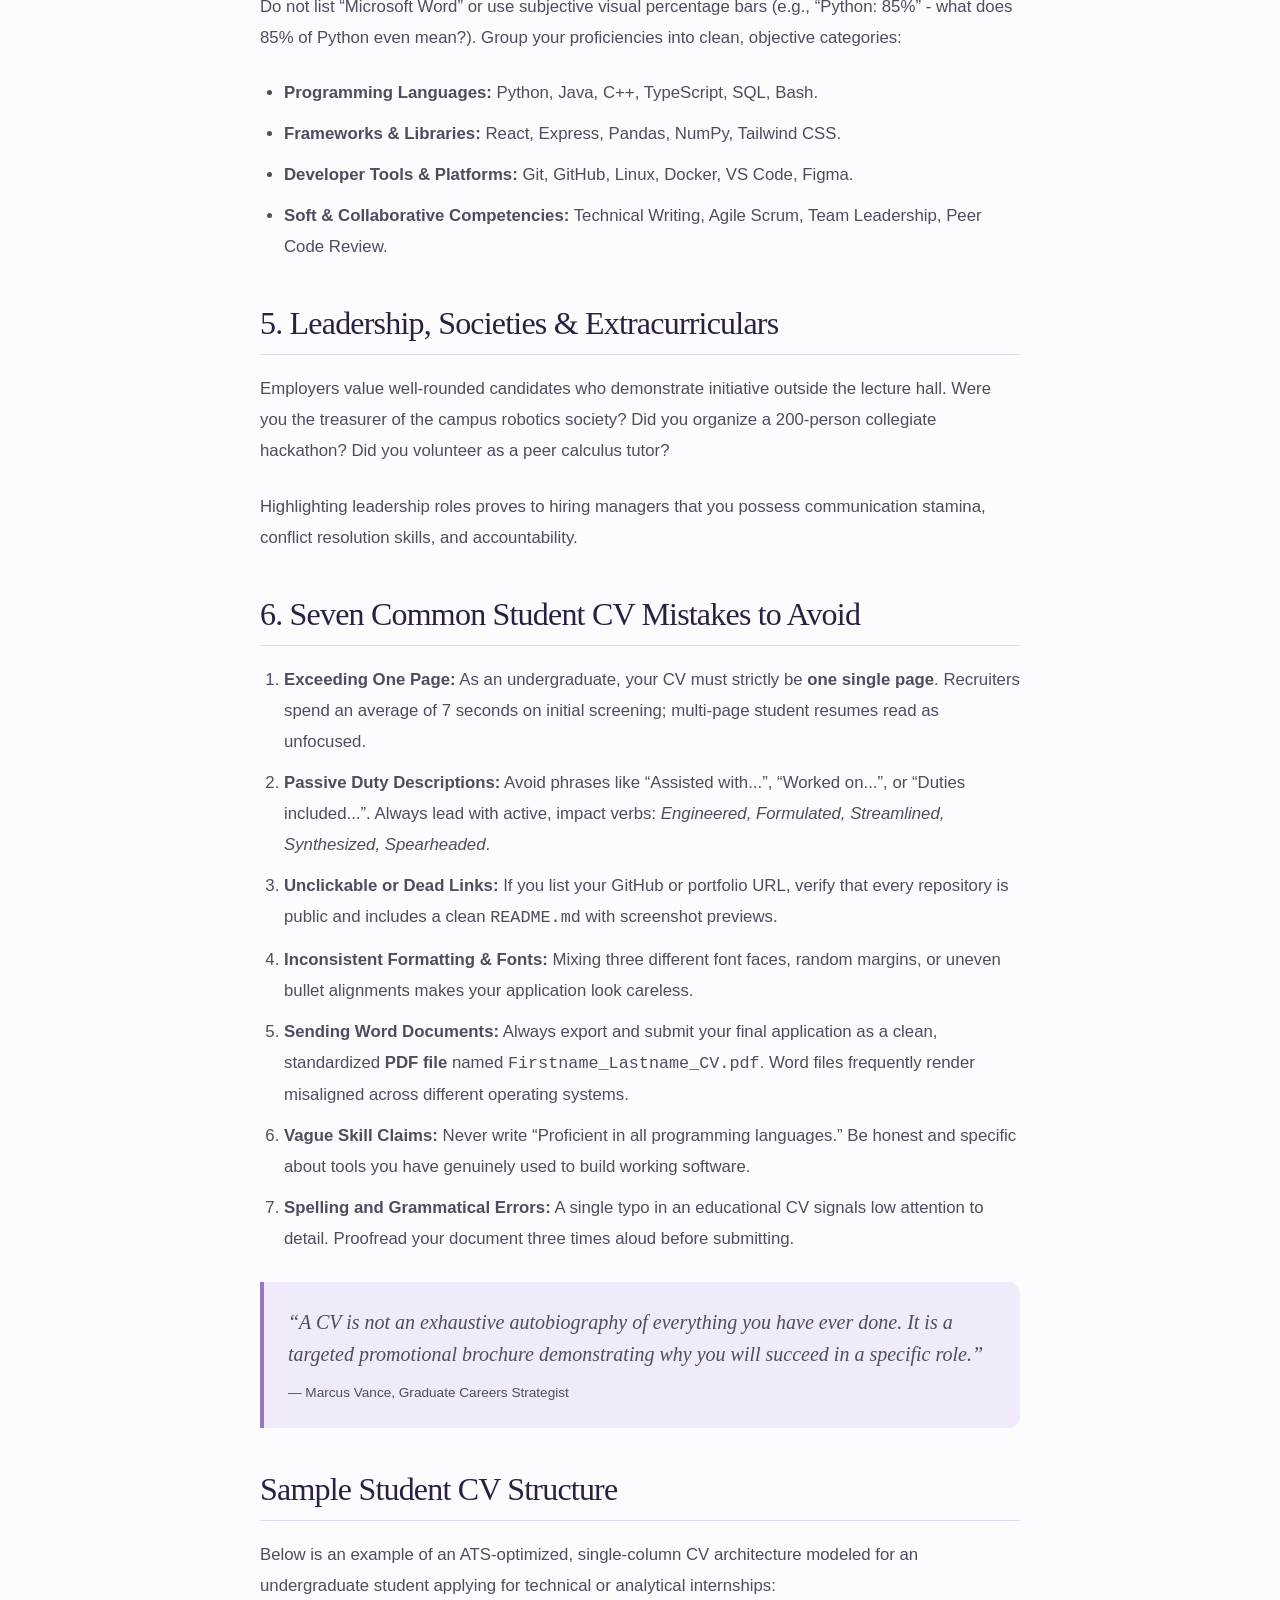
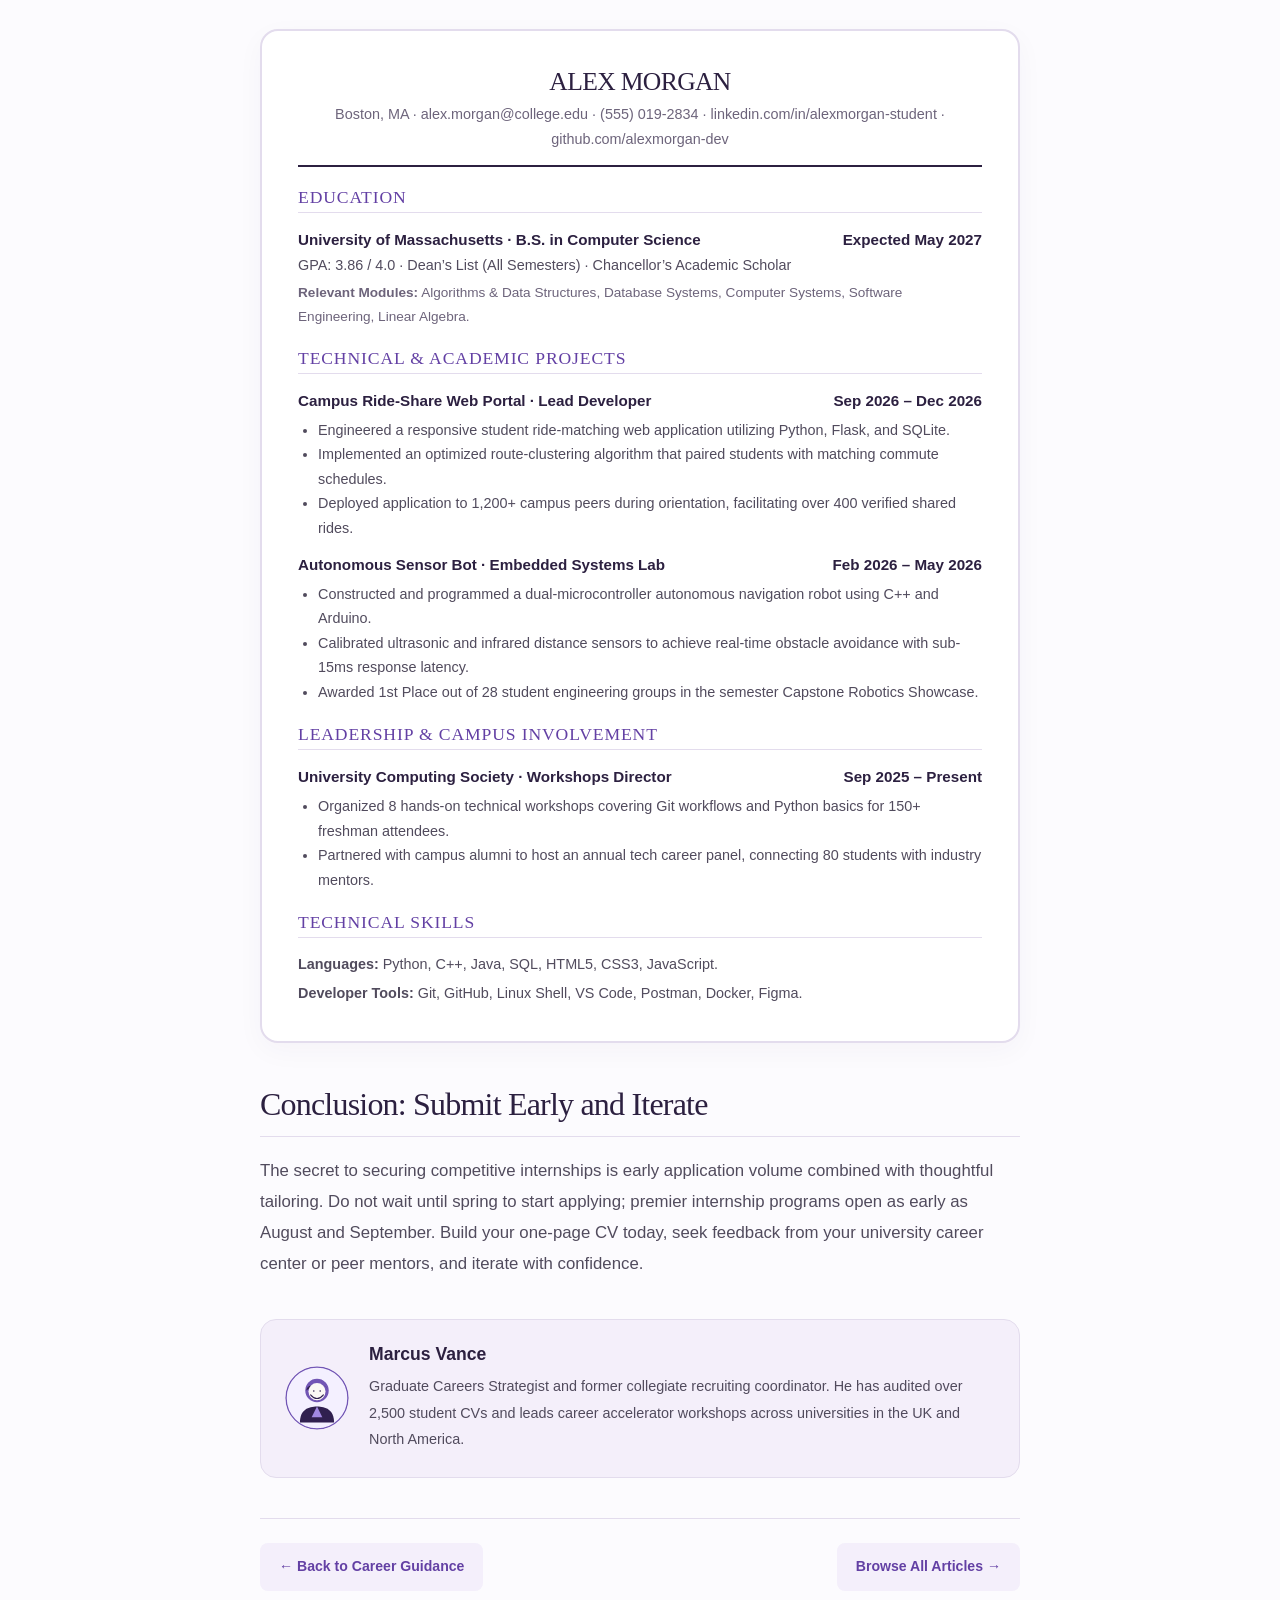
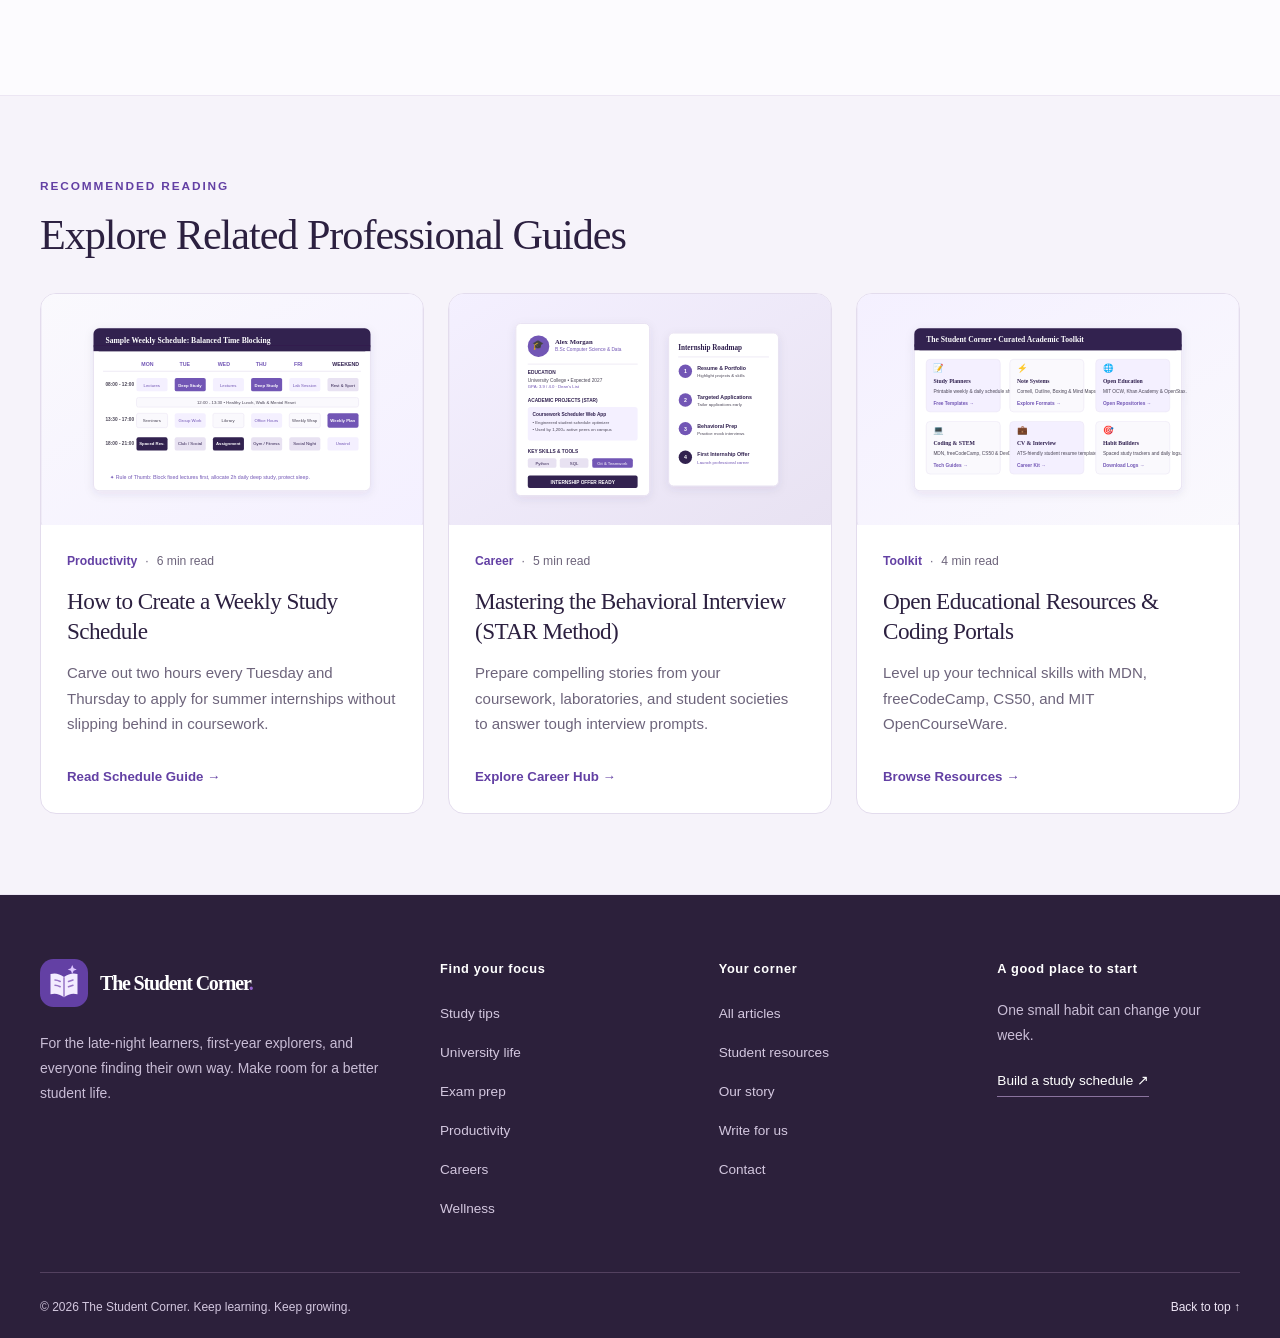
<file: article-career.html>
<!DOCTYPE html>
<html lang="en">
<head>
  <meta charset="UTF-8">
  <meta name="viewport" content="width=device-width, initial-scale=1.0">
  <title>How to Prepare Your First Internship CV — The Student Corner</title>
  <meta name="description" content="A comprehensive guide to writing your first college internship CV with no prior experience: academic projects, skills categorization, the STAR method, and a sample CV layout.">
  <meta property="og:title" content="How to Prepare Your First Internship CV — The Student Corner">
  <meta property="og:description" content="Turn your university projects, coding labs, and coursework into compelling CV bullet points that land interviews.">
  <meta property="og:type" content="article">
  <link rel="stylesheet" href="css/style.css">
  <link rel="icon" type="image/svg+xml" href="images/logo.svg">
  <meta name="theme-color" content="#6340a4">
</head>
<body id="top">

  <!-- Site Header & Navigation -->
  <a class="skip-link" href="#main">Skip to content</a><header class="site-header">
<div class="container">
<div class="header-bar">
<a class="site-brand" href="index.html" aria-label="The Student Corner home">
<img src="images/logo.svg" width="48" height="48" alt="">
<span class="brand-text">
<span class="brand-name">The Student Corner<span class="brand-dot">.</span>
</span>
<span class="brand-tagline">A little guidance. A lot of possibility.</span>
</span>
</a>
<a class="btn btn-primary header-cta" href="resources.html">Your student toolkit <span aria-hidden="true">↗</span>
</a>
</div>
<nav class="desktop-nav" aria-label="Main navigation">
<ul class="nav-list">
<li>
<a href="index.html">Home</a>
</li>
<li>
<a href="blogs.html">Articles</a>
</li>
<li>
<a href="study-tips.html">Study tips</a>
</li>
<li>
<a href="university-life.html">University life</a>
</li>
<li>
<a href="exam-prep.html">Exam prep</a>
</li>
<li>
<a href="productivity.html">Productivity</a>
</li>
<li>
<a href="career.html">Careers</a>
</li>
<li>
<a href="wellness.html">Wellness</a>
</li>
<li>
<a href="resources.html">Resources</a>
</li>
<li>
<a href="about.html">About</a>
</li>
<li>
<a href="contact.html">Contact</a>
</li>
</ul>
</nav>
<details class="mobile-menu">
<summary>Explore the Corner <span aria-hidden="true">＋</span>
</summary>
<nav aria-label="Main navigation">
<ul class="nav-list">
<li>
<a href="index.html">Home</a>
</li>
<li>
<a href="blogs.html">Articles</a>
</li>
<li>
<a href="study-tips.html">Study tips</a>
</li>
<li>
<a href="university-life.html">University life</a>
</li>
<li>
<a href="exam-prep.html">Exam prep</a>
</li>
<li>
<a href="productivity.html">Productivity</a>
</li>
<li>
<a href="career.html">Careers</a>
</li>
<li>
<a href="wellness.html">Wellness</a>
</li>
<li>
<a href="resources.html">Resources</a>
</li>
<li>
<a href="about.html">About</a>
</li>
<li>
<a href="contact.html">Contact</a>
</li>
</ul>
</nav>
</details>
</div>
</header>

  <main class="site-main" id="main" tabindex="-1">

    <!-- Article Header -->
    <header class="article-header">
      <div class="container-narrow">
        <div class="article-meta">
          <span class="category"><a href="career.html">Career Guidance</a></span>
          <span class="separator">·</span>
          <span>Internship Strategy</span>
          <span class="separator">·</span>
          <span>October 2026</span>
          <span class="separator">·</span>
          <span>7 min read</span>
        </div>
        <h1 class="article-main-title">How to Prepare Your First Internship CV</h1>
        <div class="article-author-byline">
          <div class="author-avatar-small">
            <img src="images/author-marcus.svg" alt="Marcus Vance" width="120" height="120">
          </div>
          <div>
            <span>Written by <strong>Marcus Vance</strong>, Graduate Careers Strategist</span>
          </div>
        </div>
      </div>
    </header>

    <!-- Article Featured Image -->
    <div class="container">
      <div class="article-featured-media">
        <img src="images/career-interview.jpg" alt="Student preparing for career interview with CV and portfolio" width="1200" height="700">
      </div>
    </div>

    <!-- Long-Form Article Body -->
    <article class="editorial-2 section">
      <div class="container-narrow">
        <div class="article-body">
          <p class="article-lead">
            The hardest resume to write in your entire professional career is your very first one. You stare at a blank word document with a gnawing sense of self-doubt: “Every internship application asks for 1 to 2 years of relevant work experience, but I have only ever been a full-time student. What on earth am I supposed to write?”
          </p>
          <p>
            Here is the insider truth that university career fairs rarely articulate: corporate recruiters hiring summer interns do <em>not</em> expect a decade of corporate employment. What they are looking for is <strong>evidence of curiosity, intellectual capability, technical craft, and disciplined execution</strong>.
          </p>
          <p>
            Your university degree is packed with valuable artifacts: laboratory experiments, capstone software applications, statistical research papers, hackathon projects, and student society leadership. When formatted through the right lens, these experiences demonstrate immense professional potential. Below is our complete architectural blueprint for engineering a winning student CV.
          </p>

          <h2>1. Contact Information: Keep It Clean and Professional</h2>
          <p>
            Do not waste valuable top-of-page vertical space with physical street addresses, date of birth, or decorative graphic bars. Keep your header strictly functional:
          </p>
          <ul>
            <li><strong>Full Name:</strong> Prominent 16–18pt bold serif or sans-serif heading.</li>
            <li><strong>Location:</strong> City, Country or State (e.g., “Boston, MA” or “London, UK”).</li>
            <li><strong>Professional Email:</strong> Use your official university email (<kbd>name@university.edu</kbd>) or a clean personal address (<kbd>firstname.lastname@email.com</kbd>). Never use frivolous teenage handles.</li>
            <li><strong>Digital Anchors:</strong> Hyperlink your LinkedIn profile, GitHub repository, or personal portfolio website. Ensure the links actually work!</li>
          </ul>

          <h2>2. Education Section: Lead with Academic Rigor</h2>
          <p>
            As a student or recent graduate, your Education section belongs at the top of your CV—directly below your contact header. Once you have accumulated two years of full-time industry experience, education drops to the bottom, but right now, it is your primary qualification.
          </p>
          <ul>
            <li><strong>Degree Title &amp; Major:</strong> e.g., <em>B.Sc. in Computer Science &amp; Mathematics (Honours)</em>.</li>
            <li><strong>Institution &amp; Expected Graduation:</strong> e.g., <em>University of Edinburgh • Expected June 2027</em>.</li>
            <li><strong>Academic Performance (GPA/Classification):</strong> Include your GPA if it is 3.5/4.0 or above, or if you hold a First Class / Upper Second standing. If your GPA is lower, omit it and highlight your project achievements instead.</li>
            <li><strong>Relevant Coursework:</strong> List 4 to 6 upper-level modules directly relevant to the internship role (e.g., <em>Data Structures &amp; Algorithms, Database Systems, Linear Algebra, Machine Learning</em>).</li>
          </ul>

          <h2>3. Academic &amp; Personal Projects: The Heart of Your CV</h2>
          <p>
            If you have no corporate employment history, your Projects section is where you win the interview. Treat substantial academic assignments, capstone dissertations, and weekend coding projects with the exact same prestige as an employer would treat a professional engagement.
          </p>

          <div class="callout-box">
            <h4>⚡ The STAR Formula for Project Bullets</h4>
            <p>
              Never write passive descriptions like: <em>“Responsible for making a web app for class.”</em> That tells the recruiter nothing about your contribution. Instead, use the <strong>STAR Method (Situation, Task, Action, Result)</strong>:
            </p>
            <ul>
              <li><strong>Formula:</strong> [Strong Action Verb] + [Context &amp; Technical Tool] + [Quantified Outcome or Impact].</li>
              <li><strong>Example 1:</strong> “Engineered a full-stack student course scheduler using Python and PostgreSQL, reducing schedule conflict resolution time by 40% for 850 campus beta testers.”</li>
              <li><strong>Example 2:</strong> “Analyzed a dataset of 50,000 meteorological records in R to construct a predictive rainfall model, achieving 91% classification accuracy in final semester peer review.”</li>
            </ul>
          </div>

          <h2>4. Technical and Professional Skills Categorization</h2>
          <p>
            Do not list “Microsoft Word” or use subjective visual percentage bars (e.g., “Python: 85%” - what does 85% of Python even mean?). Group your proficiencies into clean, objective categories:
          </p>
          <ul>
            <li><strong>Programming Languages:</strong> Python, Java, C++, TypeScript, SQL, Bash.</li>
            <li><strong>Frameworks &amp; Libraries:</strong> React, Express, Pandas, NumPy, Tailwind CSS.</li>
            <li><strong>Developer Tools &amp; Platforms:</strong> Git, GitHub, Linux, Docker, VS Code, Figma.</li>
            <li><strong>Soft &amp; Collaborative Competencies:</strong> Technical Writing, Agile Scrum, Team Leadership, Peer Code Review.</li>
          </ul>

          <h2>5. Leadership, Societies &amp; Extracurriculars</h2>
          <p>
            Employers value well-rounded candidates who demonstrate initiative outside the lecture hall. Were you the treasurer of the campus robotics society? Did you organize a 200-person collegiate hackathon? Did you volunteer as a peer calculus tutor?
          </p>
          <p>
            Highlighting leadership roles proves to hiring managers that you possess communication stamina, conflict resolution skills, and accountability.
          </p>

          <h2>6. Seven Common Student CV Mistakes to Avoid</h2>
          <ol>
            <li><strong>Exceeding One Page:</strong> As an undergraduate, your CV must strictly be <strong>one single page</strong>. Recruiters spend an average of 7 seconds on initial screening; multi-page student resumes read as unfocused.</li>
            <li><strong>Passive Duty Descriptions:</strong> Avoid phrases like “Assisted with...”, “Worked on...”, or “Duties included...”. Always lead with active, impact verbs: <em>Engineered, Formulated, Streamlined, Synthesized, Spearheaded</em>.</li>
            <li><strong>Unclickable or Dead Links:</strong> If you list your GitHub or portfolio URL, verify that every repository is public and includes a clean <kbd>README.md</kbd> with screenshot previews.</li>
            <li><strong>Inconsistent Formatting &amp; Fonts:</strong> Mixing three different font faces, random margins, or uneven bullet alignments makes your application look careless.</li>
            <li><strong>Sending Word Documents:</strong> Always export and submit your final application as a clean, standardized <strong>PDF file</strong> named <kbd>Firstname_Lastname_CV.pdf</kbd>. Word files frequently render misaligned across different operating systems.</li>
            <li><strong>Vague Skill Claims:</strong> Never write “Proficient in all programming languages.” Be honest and specific about tools you have genuinely used to build working software.</li>
            <li><strong>Spelling and Grammatical Errors:</strong> A single typo in an educational CV signals low attention to detail. Proofread your document three times aloud before submitting.</li>
          </ol>

          <blockquote>
            “A CV is not an exhaustive autobiography of everything you have ever done. It is a targeted promotional brochure demonstrating why you will succeed in a specific role.”
            <cite>— Marcus Vance, Graduate Careers Strategist</cite>
          </blockquote>

          <h2>Sample Student CV Structure</h2>
          <p>
            Below is an example of an ATS-optimized, single-column CV architecture modeled for an undergraduate student applying for technical or analytical internships:
          </p>
        </div>

        <!-- Sample CV Box Representation in HTML & CSS -->
        <div class="editorial-4 callout-box">
          <!-- CV Header -->
          <div class="editorial-5">
            <h2 class="editorial-6">ALEX MORGAN</h2>
            <p class="editorial-7">
              Boston, MA · alex.morgan@college.edu · (555) 019-2834 · linkedin.com/in/alexmorgan-student · github.com/alexmorgan-dev
            </p>
          </div>

          <!-- Section 1 -->
          <div class="editorial-8">
            <h3 class="editorial-9">
              Education
            </h3>
            <div class="editorial-10">
              <span>University of Massachusetts · B.S. in Computer Science</span>
              <span>Expected May 2027</span>
            </div>
            <p class="editorial-11">
              GPA: 3.86 / 4.0 · Dean’s List (All Semesters) · Chancellor’s Academic Scholar
            </p>
            <p class="editorial-12">
              <strong>Relevant Modules:</strong> Algorithms &amp; Data Structures, Database Systems, Computer Systems, Software Engineering, Linear Algebra.
            </p>
          </div>

          <!-- Section 2 -->
          <div class="editorial-8">
            <h3 class="editorial-9">
              Technical &amp; Academic Projects
            </h3>

            <div class="editorial-13">
              <div class="editorial-10">
                <span>Campus Ride-Share Web Portal · Lead Developer</span>
                <span>Sep 2026 – Dec 2026</span>
              </div>
              <ul class="editorial-14">
                <li>Engineered a responsive student ride-matching web application utilizing Python, Flask, and SQLite.</li>
                <li>Implemented an optimized route-clustering algorithm that paired students with matching commute schedules.</li>
                <li>Deployed application to 1,200+ campus peers during orientation, facilitating over 400 verified shared rides.</li>
              </ul>
            </div>

            <div class="editorial-15">
              <div class="editorial-10">
                <span>Autonomous Sensor Bot · Embedded Systems Lab</span>
                <span>Feb 2026 – May 2026</span>
              </div>
              <ul class="editorial-14">
                <li>Constructed and programmed a dual-microcontroller autonomous navigation robot using C++ and Arduino.</li>
                <li>Calibrated ultrasonic and infrared distance sensors to achieve real-time obstacle avoidance with sub-15ms response latency.</li>
                <li>Awarded 1st Place out of 28 student engineering groups in the semester Capstone Robotics Showcase.</li>
              </ul>
            </div>
          </div>

          <!-- Section 3 -->
          <div class="editorial-8">
            <h3 class="editorial-9">
              Leadership &amp; Campus Involvement
            </h3>
            <div class="editorial-10">
              <span>University Computing Society · Workshops Director</span>
              <span>Sep 2025 – Present</span>
            </div>
            <ul class="editorial-14">
              <li>Organized 8 hands-on technical workshops covering Git workflows and Python basics for 150+ freshman attendees.</li>
              <li>Partnered with campus alumni to host an annual tech career panel, connecting 80 students with industry mentors.</li>
            </ul>
          </div>

          <!-- Section 4 -->
          <div>
            <h3 class="editorial-9">
              Technical Skills
            </h3>
            <p class="editorial-16">
              <strong>Languages:</strong> Python, C++, Java, SQL, HTML5, CSS3, JavaScript.
            </p>
            <p class="editorial-17">
              <strong>Developer Tools:</strong> Git, GitHub, Linux Shell, VS Code, Postman, Docker, Figma.
            </p>
          </div>
        </div>

        <div class="editorial-18 article-body">
          <h2>Conclusion: Submit Early and Iterate</h2>
          <p>
            The secret to securing competitive internships is early application volume combined with thoughtful tailoring. Do not wait until spring to start applying; premier internship programs open as early as August and September. Build your one-page CV today, seek feedback from your university career center or peer mentors, and iterate with confidence.
          </p>

          <!-- Author Bio Box -->
          <div class="author-bio-card">
            <div class="author-bio-avatar">
              <img src="images/author-marcus.svg" alt="Marcus Vance portrait" width="120" height="120">
            </div>
            <div class="author-bio-content">
              <h4>Marcus Vance</h4>
              <p>Graduate Careers Strategist and former collegiate recruiting coordinator. He has audited over 2,500 student CVs and leads career accelerator workshops across universities in the UK and North America.</p>
            </div>
          </div>

          <!-- Bottom Navigation Links -->
          <div class="article-nav-links">
            <a href="career.html" class="btn btn-secondary btn-sm">← Back to Career Guidance</a>
            <a href="blogs.html" class="btn btn-secondary btn-sm">Browse All Articles →</a>
          </div>
        </div>
      </div>
    </article>

    <!-- Related Articles Section -->
    <section class="section section-alt">
      <div class="container">
        <div class="section-header">
          <p class="section-kicker">Recommended Reading</p>
          <h2 class="section-title">Explore Related Professional Guides</h2>
        </div>

        <div class="articles-grid">
          <article class="article-card">
            <div class="article-card-image">
              <img src="images/article-time.svg" alt="Weekly schedule calendar with time blocking intervals" width="800" height="500">
            </div>
            <div class="article-card-content">
              <div class="article-meta">
                <span class="category">Productivity</span>
                <span class="separator">·</span>
                <span>6 min read</span>
              </div>
              <h3 class="article-card-title">
                <a href="article-time.html">How to Create a Weekly Study Schedule</a>
              </h3>
              <p class="article-card-excerpt">
                Carve out two hours every Tuesday and Thursday to apply for summer internships without slipping behind in coursework.
              </p>
              <a href="article-time.html" class="card-link">Read Schedule Guide →</a>
            </div>
          </article>

          <article class="article-card">
            <div class="article-card-image">
              <img src="images/career.svg" alt="Student career roadmap illustration" width="800" height="500">
            </div>
            <div class="article-card-content">
              <div class="article-meta">
                <span class="category">Career</span>
                <span class="separator">·</span>
                <span>5 min read</span>
              </div>
              <h3 class="article-card-title">
                <a href="career.html">Mastering the Behavioral Interview (STAR Method)</a>
              </h3>
              <p class="article-card-excerpt">
                Prepare compelling stories from your coursework, laboratories, and student societies to answer tough interview prompts.
              </p>
              <a href="career.html" class="card-link">Explore Career Hub →</a>
            </div>
          </article>

          <article class="article-card">
            <div class="article-card-image">
              <img src="images/resources.svg" alt="Student resources directory" width="800" height="500">
            </div>
            <div class="article-card-content">
              <div class="article-meta">
                <span class="category">Toolkit</span>
                <span class="separator">·</span>
                <span>4 min read</span>
              </div>
              <h3 class="article-card-title">
                <a href="resources.html">Open Educational Resources &amp; Coding Portals</a>
              </h3>
              <p class="article-card-excerpt">
                Level up your technical skills with MDN, freeCodeCamp, CS50, and MIT OpenCourseWare.
              </p>
              <a href="resources.html" class="card-link">Browse Resources →</a>
            </div>
          </article>
        </div>
      </div>
    </section>

  </main>

  <!-- Site Footer -->
  <footer class="site-footer">
<div class="container">
<div class="footer-grid">
<div class="footer-brand">
<a class="site-brand" href="index.html" aria-label="The Student Corner home">
<img src="images/logo.svg" width="48" height="48" alt="">
<span class="brand-text">
<span class="brand-name">The Student Corner<span class="brand-dot">.</span>
</span>
<span class="brand-tagline">A little guidance. A lot of possibility.</span>
</span>
</a>
<p class="footer-desc">For the late-night learners, first-year explorers, and everyone finding their own way. Make room for a better student life.</p>
</div>
<div class="footer-col">
<h2>Find your focus</h2>
<ul class="footer-links">
<li>
<a href="study-tips.html">Study tips</a>
</li>
<li>
<a href="university-life.html">University life</a>
</li>
<li>
<a href="exam-prep.html">Exam prep</a>
</li>
<li>
<a href="productivity.html">Productivity</a>
</li>
<li>
<a href="career.html">Careers</a>
</li>
<li>
<a href="wellness.html">Wellness</a>
</li>
</ul>
</div>
<div class="footer-col">
<h2>Your corner</h2>
<ul class="footer-links">
<li>
<a href="blogs.html">All articles</a>
</li>
<li>
<a href="resources.html">Student resources</a>
</li>
<li>
<a href="about.html">Our story</a>
</li>
<li>
<a href="write-for-us.html">Write for us</a>
</li>
<li>
<a href="contact.html">Contact</a>
</li>
</ul>
</div>
<div class="footer-col">
<h2>A good place to start</h2>
<p class="footer-desc">One small habit can change your week.</p>
<a class="footer-feature" href="article-time.html">Build a study schedule <span aria-hidden="true">↗</span>
</a>
</div>
</div>
<div class="footer-bottom">
<p>© 2026 The Student Corner. Keep learning. Keep growing.</p>
<a class="back-to-top" href="#top">Back to top ↑</a>
</div>
</div>
</footer>

</body>
</html>
</file>
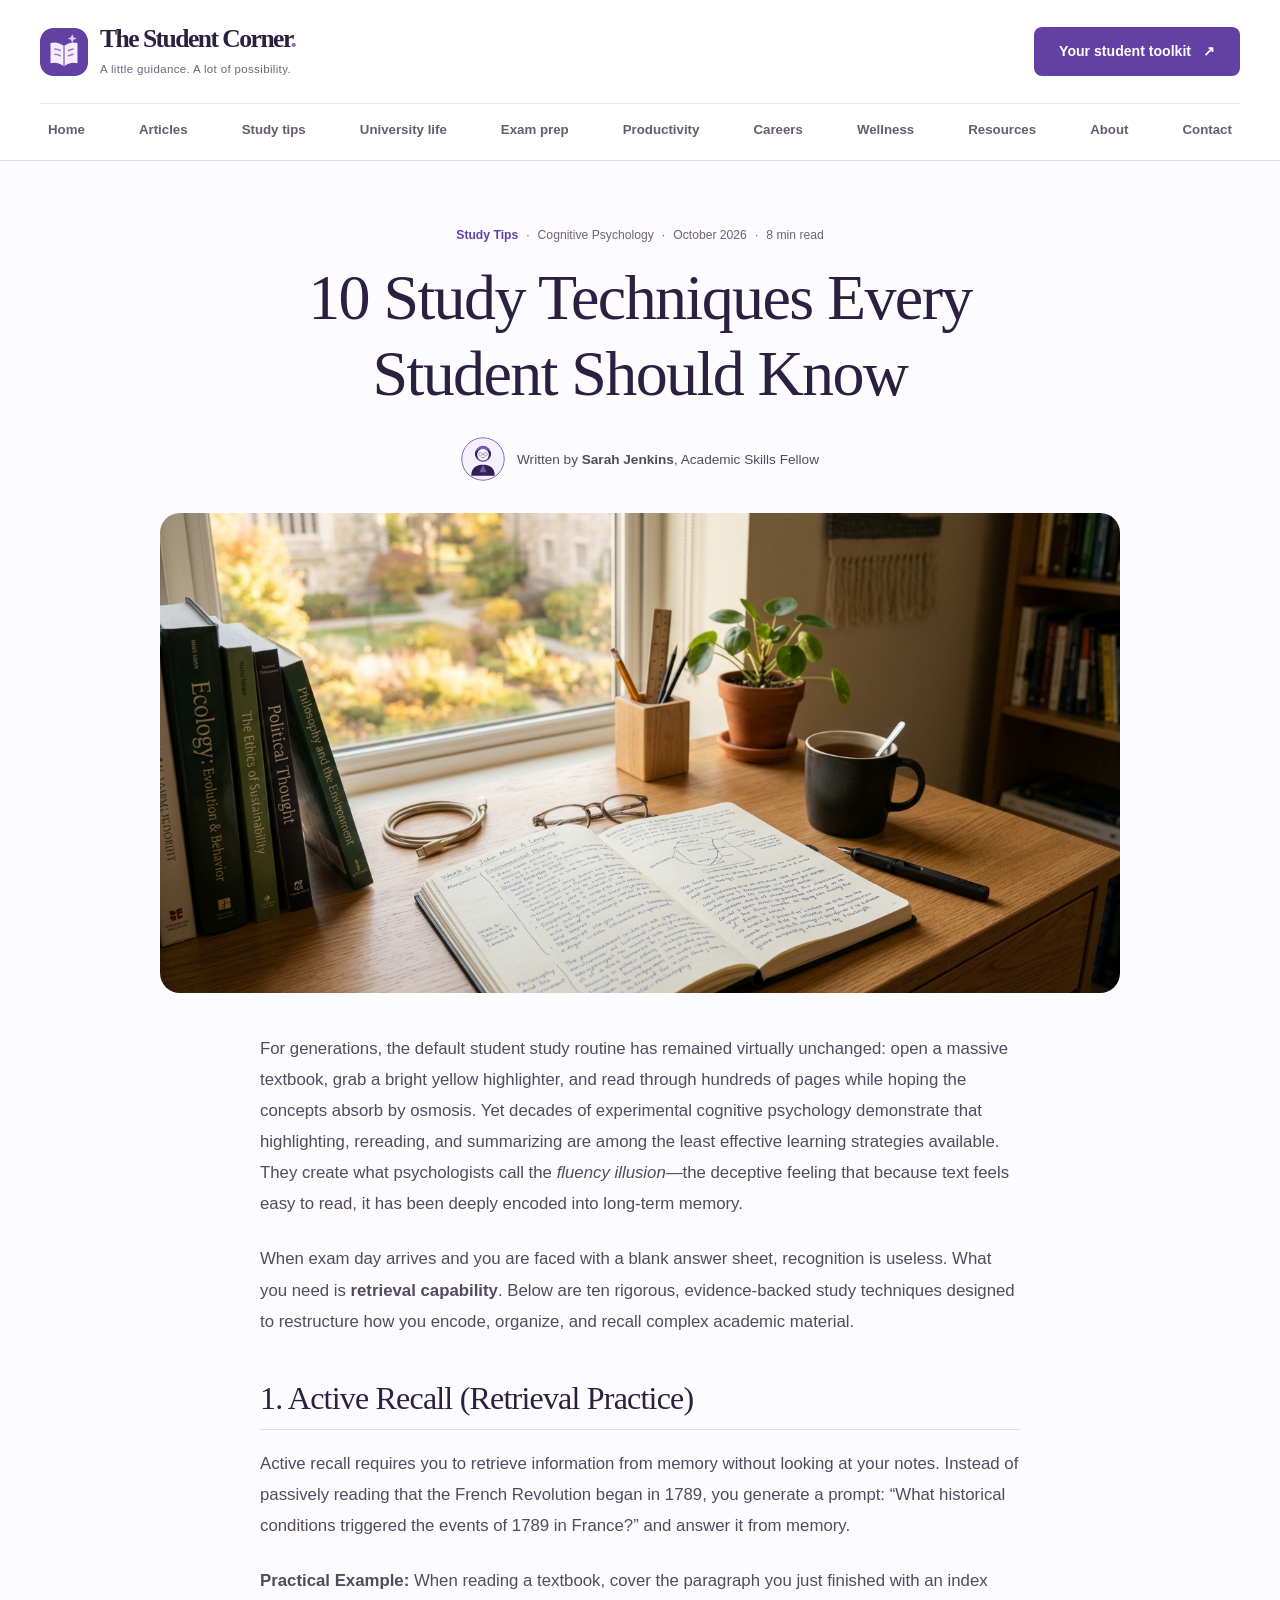
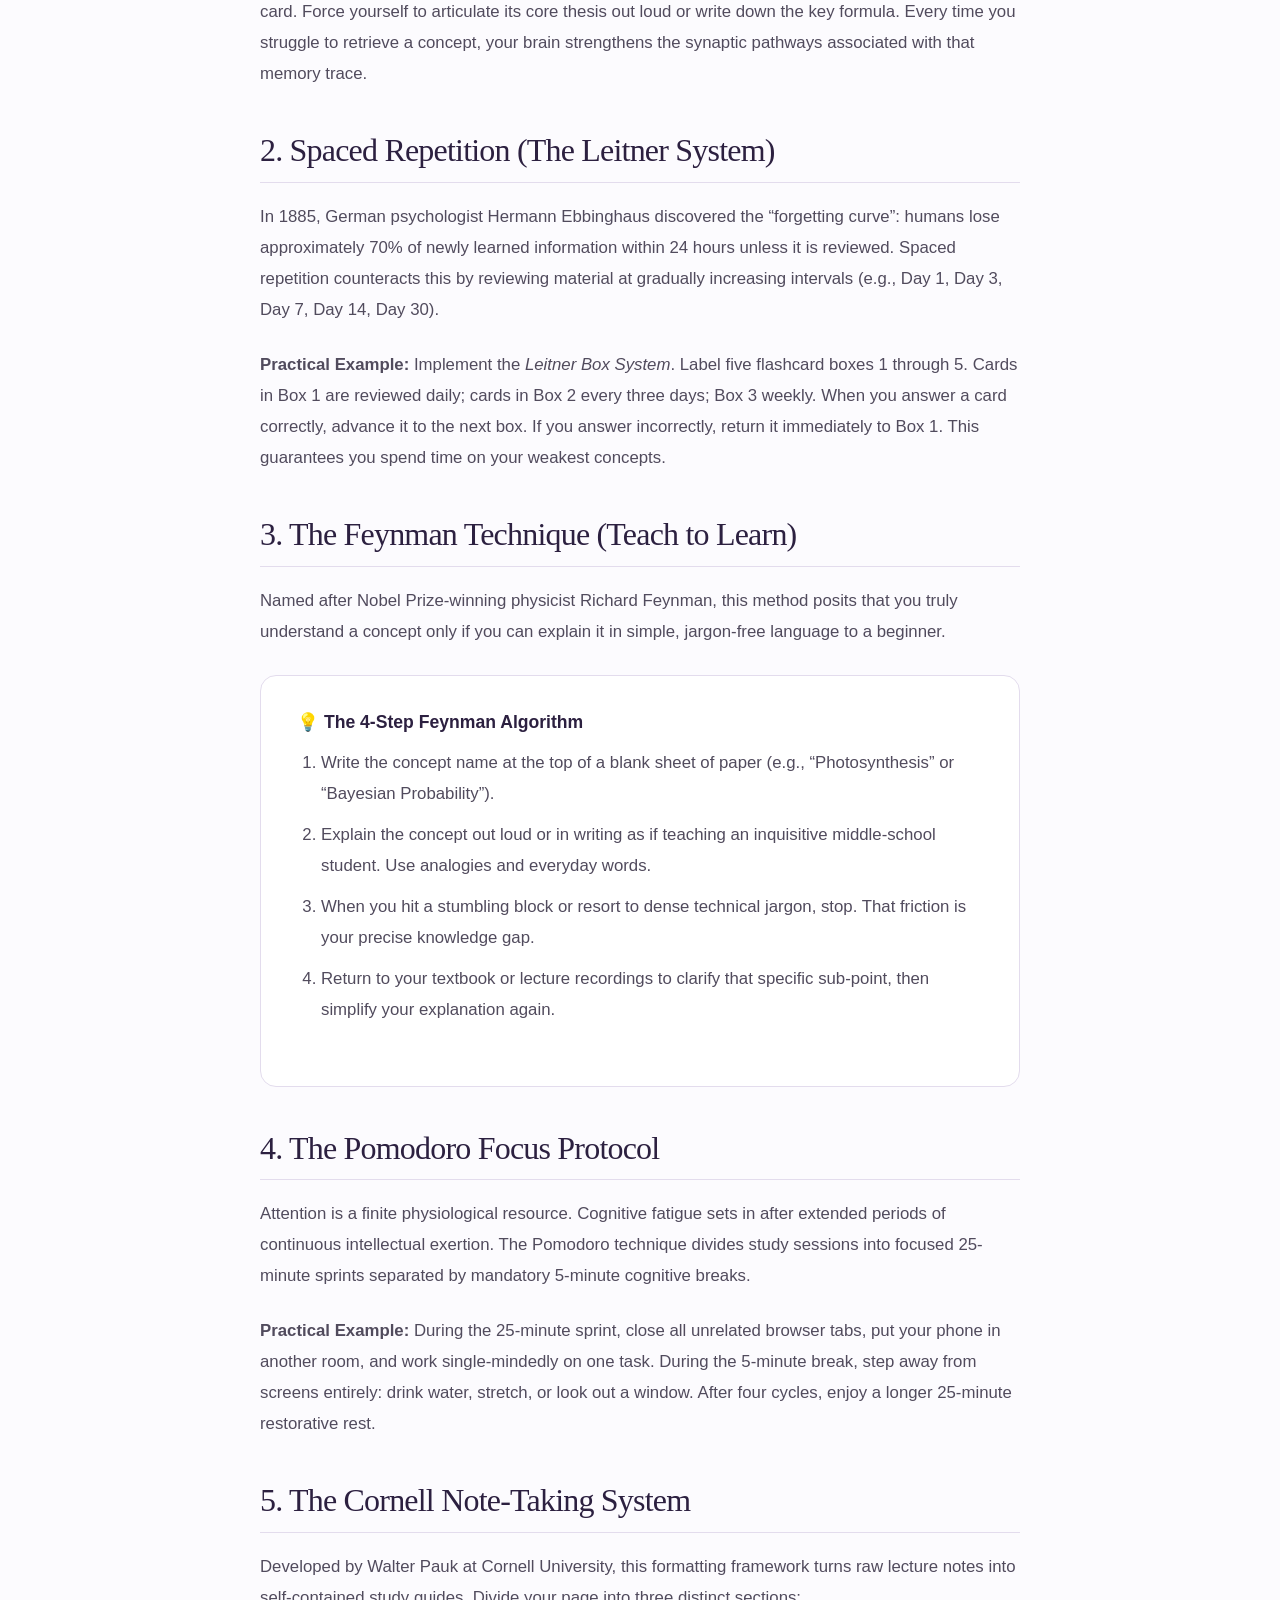
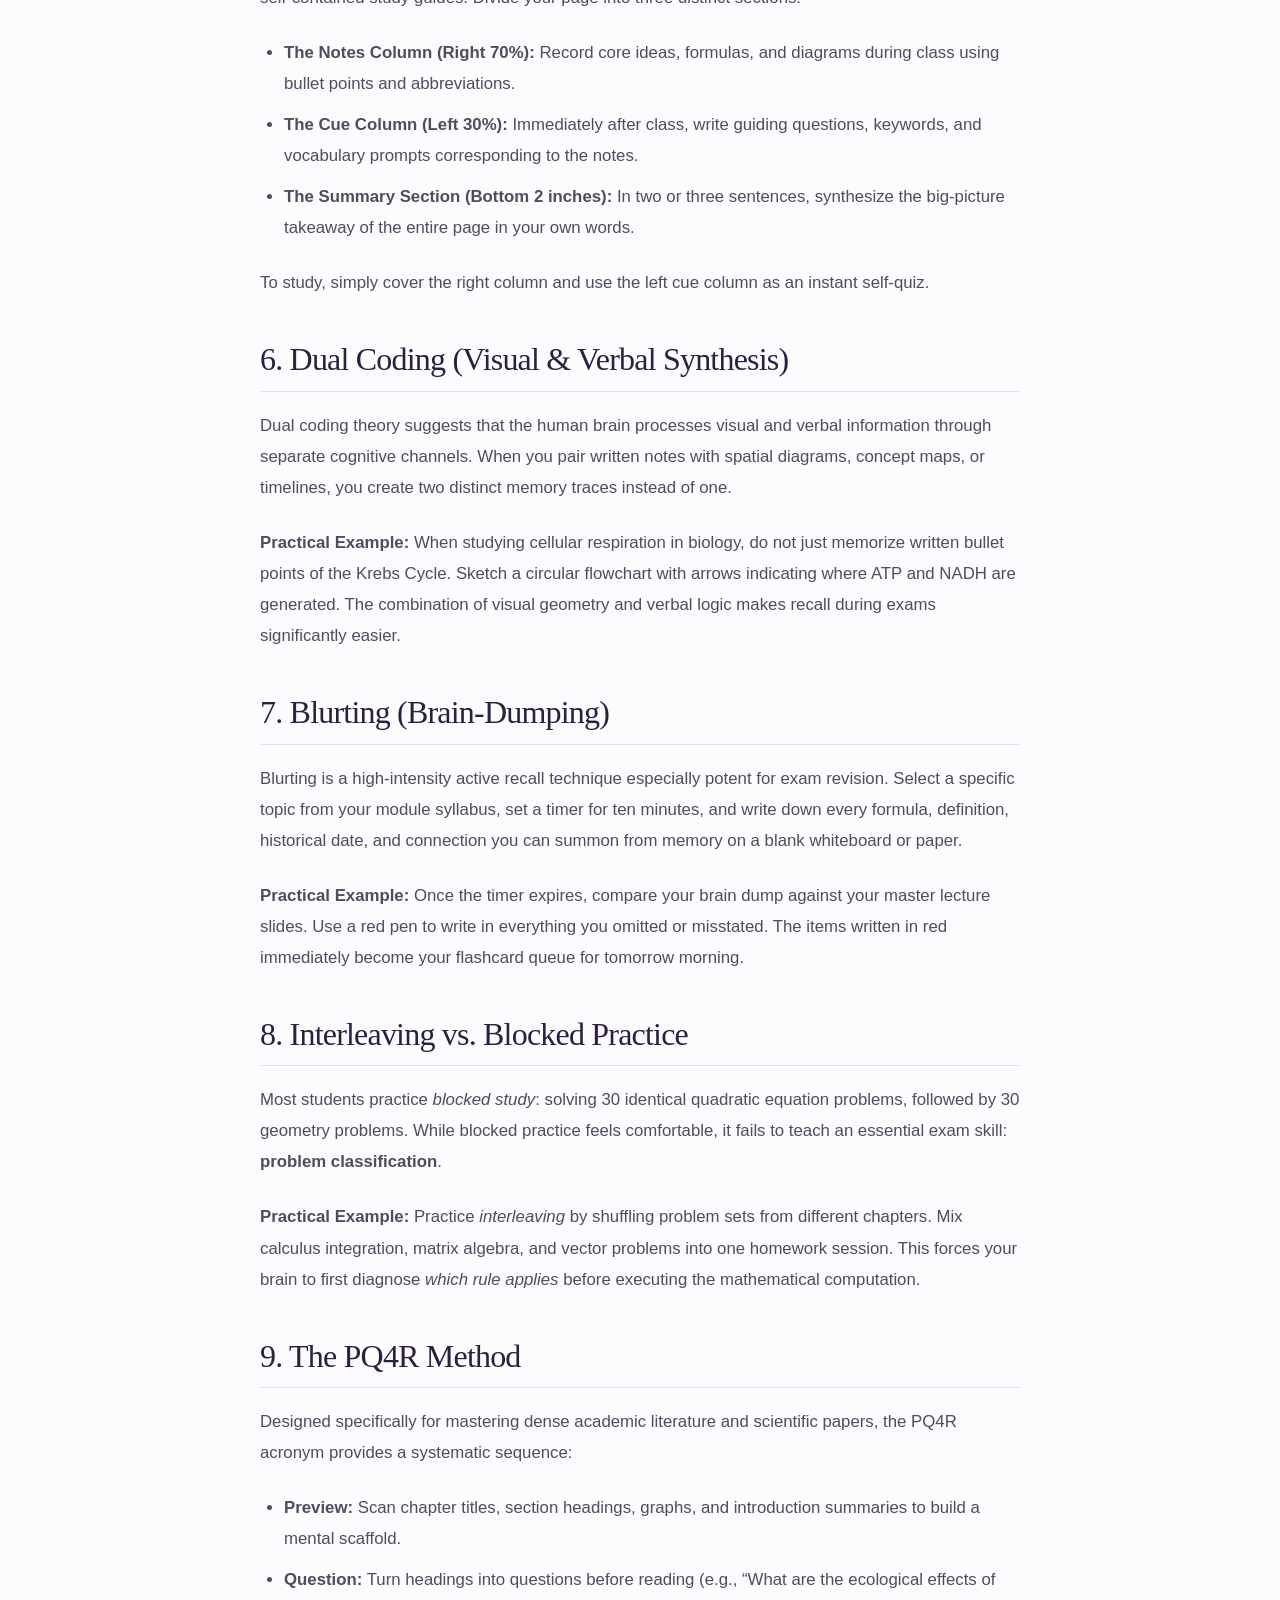
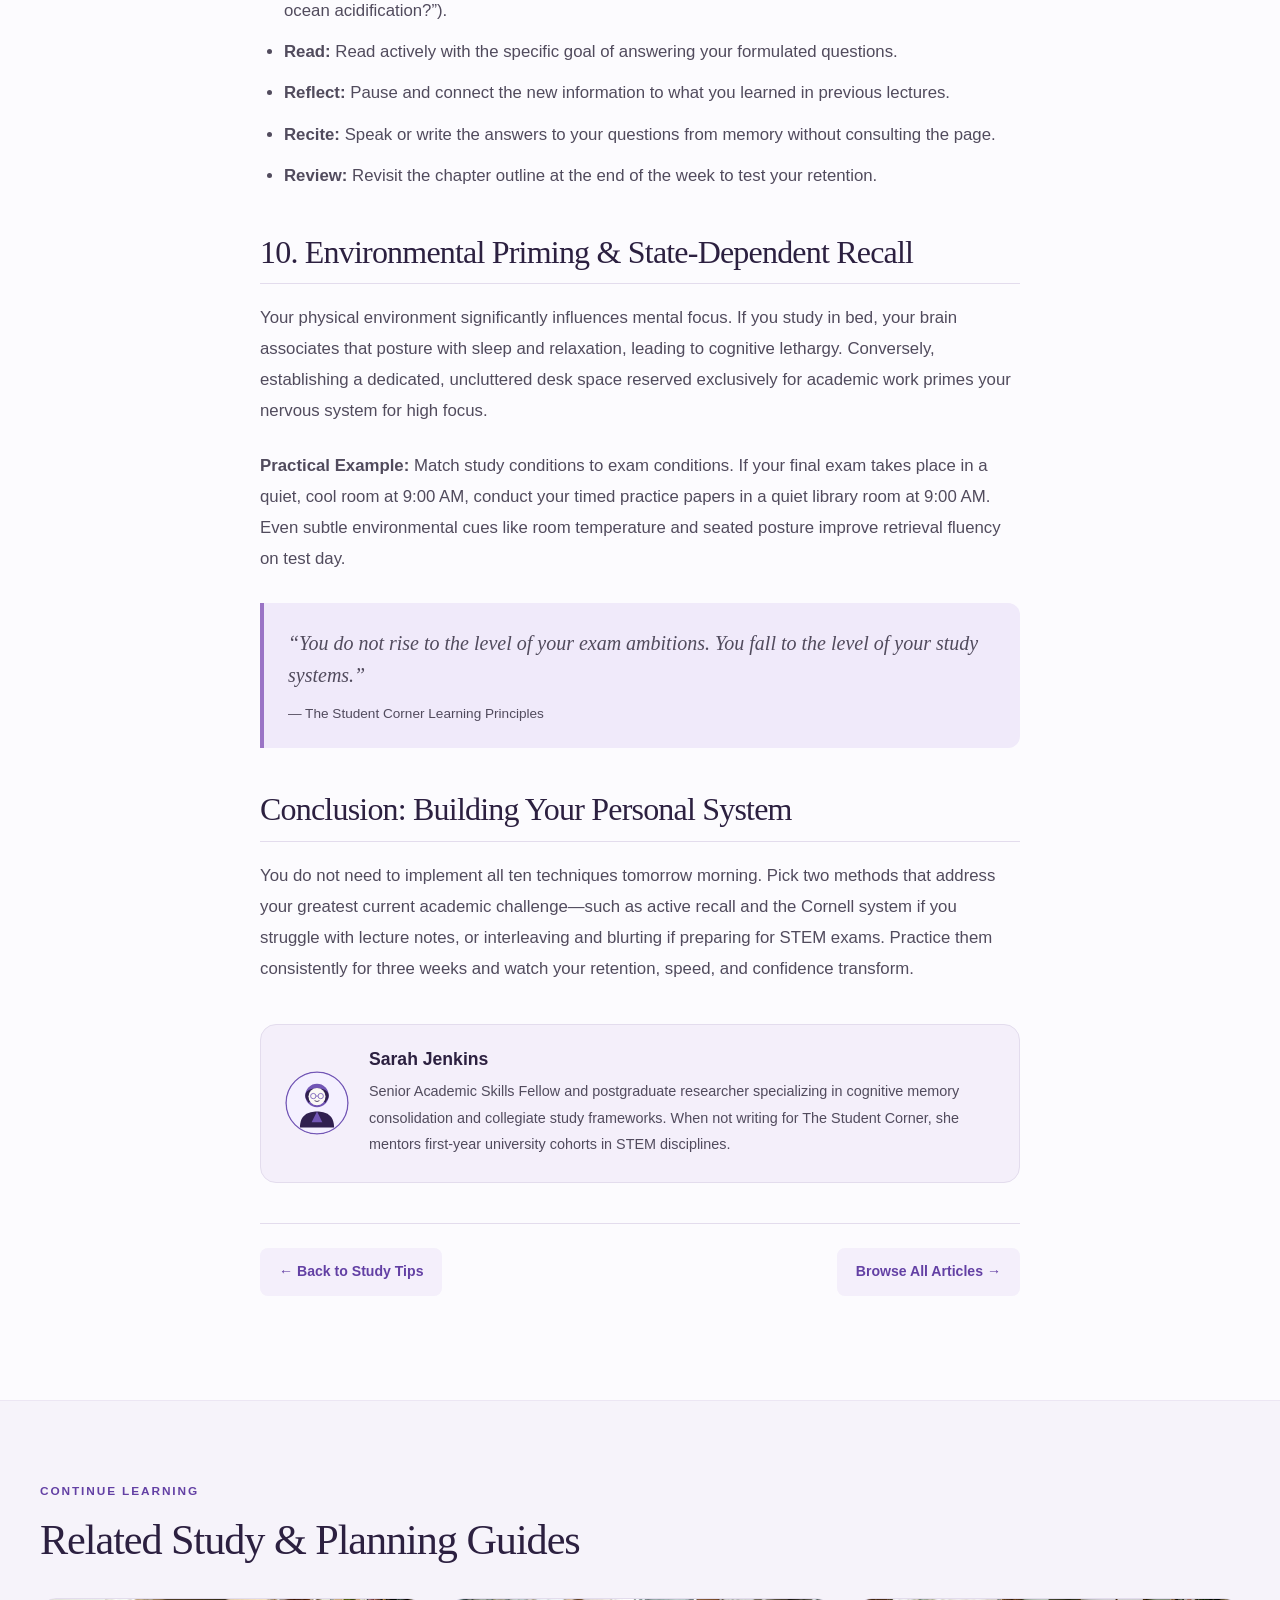
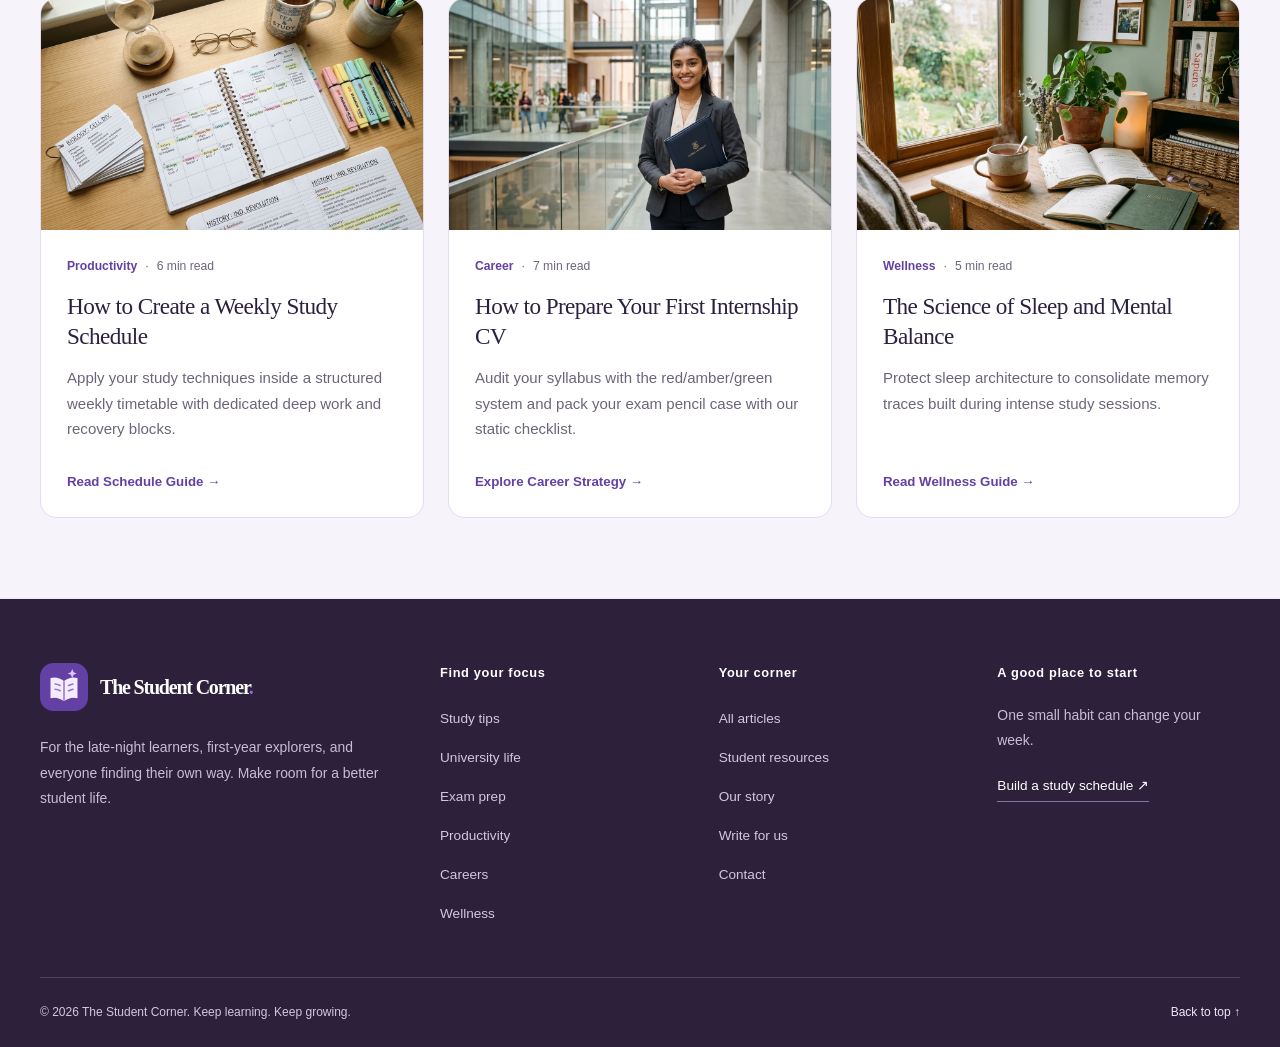
<file: article-study.html>
<!DOCTYPE html>
<html lang="en">
<head>
  <meta charset="UTF-8">
  <meta name="viewport" content="width=device-width, initial-scale=1.0">
  <title>10 Study Techniques Every Student Should Know — The Student Corner</title>
  <meta name="description" content="Discover ten evidence-based learning techniques tested by cognitive science: active recall, spaced repetition, the Feynman technique, and interleaving.">
  <meta property="og:title" content="10 Study Techniques Every Student Should Know">
  <meta property="og:description" content="Step-by-step masterclass in cognitive learning science for college students. Cut study time while boosting retention.">
  <meta property="og:type" content="article">
  <link rel="stylesheet" href="css/style.css">
  <link rel="icon" type="image/svg+xml" href="images/logo.svg">
  <meta name="theme-color" content="#6340a4">
</head>
<body id="top">

  <!-- Site Header & Navigation -->
  <a class="skip-link" href="#main">Skip to content</a><header class="site-header">
<div class="container">
<div class="header-bar">
<a class="site-brand" href="index.html" aria-label="The Student Corner home">
<img src="images/logo.svg" width="48" height="48" alt="">
<span class="brand-text">
<span class="brand-name">The Student Corner<span class="brand-dot">.</span>
</span>
<span class="brand-tagline">A little guidance. A lot of possibility.</span>
</span>
</a>
<a class="btn btn-primary header-cta" href="resources.html">Your student toolkit <span aria-hidden="true">↗</span>
</a>
</div>
<nav class="desktop-nav" aria-label="Main navigation">
<ul class="nav-list">
<li>
<a href="index.html">Home</a>
</li>
<li>
<a href="blogs.html">Articles</a>
</li>
<li>
<a href="study-tips.html">Study tips</a>
</li>
<li>
<a href="university-life.html">University life</a>
</li>
<li>
<a href="exam-prep.html">Exam prep</a>
</li>
<li>
<a href="productivity.html">Productivity</a>
</li>
<li>
<a href="career.html">Careers</a>
</li>
<li>
<a href="wellness.html">Wellness</a>
</li>
<li>
<a href="resources.html">Resources</a>
</li>
<li>
<a href="about.html">About</a>
</li>
<li>
<a href="contact.html">Contact</a>
</li>
</ul>
</nav>
<details class="mobile-menu">
<summary>Explore the Corner <span aria-hidden="true">＋</span>
</summary>
<nav aria-label="Main navigation">
<ul class="nav-list">
<li>
<a href="index.html">Home</a>
</li>
<li>
<a href="blogs.html">Articles</a>
</li>
<li>
<a href="study-tips.html">Study tips</a>
</li>
<li>
<a href="university-life.html">University life</a>
</li>
<li>
<a href="exam-prep.html">Exam prep</a>
</li>
<li>
<a href="productivity.html">Productivity</a>
</li>
<li>
<a href="career.html">Careers</a>
</li>
<li>
<a href="wellness.html">Wellness</a>
</li>
<li>
<a href="resources.html">Resources</a>
</li>
<li>
<a href="about.html">About</a>
</li>
<li>
<a href="contact.html">Contact</a>
</li>
</ul>
</nav>
</details>
</div>
</header>

  <main class="site-main" id="main" tabindex="-1">

    <!-- Article Header -->
    <header class="article-header">
      <div class="container-narrow">
        <div class="article-meta">
          <span class="category"><a href="study-tips.html">Study Tips</a></span>
          <span class="separator">·</span>
          <span>Cognitive Psychology</span>
          <span class="separator">·</span>
          <span>October 2026</span>
          <span class="separator">·</span>
          <span>8 min read</span>
        </div>
        <h1 class="article-main-title">10 Study Techniques Every Student Should Know</h1>
        <div class="article-author-byline">
          <div class="author-avatar-small">
            <img src="images/author-sarah.svg" alt="Sarah Jenkins" width="120" height="120">
          </div>
          <div>
            <span>Written by <strong>Sarah Jenkins</strong>, Academic Skills Fellow</span>
          </div>
        </div>
      </div>
    </header>

    <!-- Article Featured Image -->
    <div class="container">
      <div class="article-featured-media">
        <img src="images/featured-work.jpg" alt="Organized student study desk with textbooks, notes, and coffee in morning light" width="800" height="500">
      </div>
    </div>

    <!-- Long-Form Article Body -->
    <article class="editorial-2 section">
      <div class="container-narrow">
        <div class="article-body">
          <p>
            For generations, the default student study routine has remained virtually unchanged: open a massive textbook, grab a bright yellow highlighter, and read through hundreds of pages while hoping the concepts absorb by osmosis. Yet decades of experimental cognitive psychology demonstrate that highlighting, rereading, and summarizing are among the least effective learning strategies available. They create what psychologists call the <em>fluency illusion</em>—the deceptive feeling that because text feels easy to read, it has been deeply encoded into long-term memory.
          </p>
          <p>
            When exam day arrives and you are faced with a blank answer sheet, recognition is useless. What you need is <strong>retrieval capability</strong>. Below are ten rigorous, evidence-backed study techniques designed to restructure how you encode, organize, and recall complex academic material.
          </p>

          <h2>1. Active Recall (Retrieval Practice)</h2>
          <p>
            Active recall requires you to retrieve information from memory without looking at your notes. Instead of passively reading that the French Revolution began in 1789, you generate a prompt: “What historical conditions triggered the events of 1789 in France?” and answer it from memory.
          </p>
          <p>
            <strong>Practical Example:</strong> When reading a textbook, cover the paragraph you just finished with an index card. Force yourself to articulate its core thesis out loud or write down the key formula. Every time you struggle to retrieve a concept, your brain strengthens the synaptic pathways associated with that memory trace.
          </p>

          <h2>2. Spaced Repetition (The Leitner System)</h2>
          <p>
            In 1885, German psychologist Hermann Ebbinghaus discovered the “forgetting curve”: humans lose approximately 70% of newly learned information within 24 hours unless it is reviewed. Spaced repetition counteracts this by reviewing material at gradually increasing intervals (e.g., Day 1, Day 3, Day 7, Day 14, Day 30).
          </p>
          <p>
            <strong>Practical Example:</strong> Implement the <em>Leitner Box System</em>. Label five flashcard boxes 1 through 5. Cards in Box 1 are reviewed daily; cards in Box 2 every three days; Box 3 weekly. When you answer a card correctly, advance it to the next box. If you answer incorrectly, return it immediately to Box 1. This guarantees you spend time on your weakest concepts.
          </p>

          <h2>3. The Feynman Technique (Teach to Learn)</h2>
          <p>
            Named after Nobel Prize-winning physicist Richard Feynman, this method posits that you truly understand a concept only if you can explain it in simple, jargon-free language to a beginner.
          </p>
          <div class="callout-box">
            <h4>💡 The 4-Step Feynman Algorithm</h4>
            <ol>
              <li>Write the concept name at the top of a blank sheet of paper (e.g., “Photosynthesis” or “Bayesian Probability”).</li>
              <li>Explain the concept out loud or in writing as if teaching an inquisitive middle-school student. Use analogies and everyday words.</li>
              <li>When you hit a stumbling block or resort to dense technical jargon, stop. That friction is your precise knowledge gap.</li>
              <li>Return to your textbook or lecture recordings to clarify that specific sub-point, then simplify your explanation again.</li>
            </ol>
          </div>

          <h2>4. The Pomodoro Focus Protocol</h2>
          <p>
            Attention is a finite physiological resource. Cognitive fatigue sets in after extended periods of continuous intellectual exertion. The Pomodoro technique divides study sessions into focused 25-minute sprints separated by mandatory 5-minute cognitive breaks.
          </p>
          <p>
            <strong>Practical Example:</strong> During the 25-minute sprint, close all unrelated browser tabs, put your phone in another room, and work single-mindedly on one task. During the 5-minute break, step away from screens entirely: drink water, stretch, or look out a window. After four cycles, enjoy a longer 25-minute restorative rest.
          </p>

          <h2>5. The Cornell Note-Taking System</h2>
          <p>
            Developed by Walter Pauk at Cornell University, this formatting framework turns raw lecture notes into self-contained study guides. Divide your page into three distinct sections:
          </p>
          <ul>
            <li><strong>The Notes Column (Right 70%):</strong> Record core ideas, formulas, and diagrams during class using bullet points and abbreviations.</li>
            <li><strong>The Cue Column (Left 30%):</strong> Immediately after class, write guiding questions, keywords, and vocabulary prompts corresponding to the notes.</li>
            <li><strong>The Summary Section (Bottom 2 inches):</strong> In two or three sentences, synthesize the big-picture takeaway of the entire page in your own words.</li>
          </ul>
          <p>
            To study, simply cover the right column and use the left cue column as an instant self-quiz.
          </p>

          <h2>6. Dual Coding (Visual &amp; Verbal Synthesis)</h2>
          <p>
            Dual coding theory suggests that the human brain processes visual and verbal information through separate cognitive channels. When you pair written notes with spatial diagrams, concept maps, or timelines, you create two distinct memory traces instead of one.
          </p>
          <p>
            <strong>Practical Example:</strong> When studying cellular respiration in biology, do not just memorize written bullet points of the Krebs Cycle. Sketch a circular flowchart with arrows indicating where ATP and NADH are generated. The combination of visual geometry and verbal logic makes recall during exams significantly easier.
          </p>

          <h2>7. Blurting (Brain-Dumping)</h2>
          <p>
            Blurting is a high-intensity active recall technique especially potent for exam revision. Select a specific topic from your module syllabus, set a timer for ten minutes, and write down every formula, definition, historical date, and connection you can summon from memory on a blank whiteboard or paper.
          </p>
          <p>
            <strong>Practical Example:</strong> Once the timer expires, compare your brain dump against your master lecture slides. Use a red pen to write in everything you omitted or misstated. The items written in red immediately become your flashcard queue for tomorrow morning.
          </p>

          <h2>8. Interleaving vs. Blocked Practice</h2>
          <p>
            Most students practice <em>blocked study</em>: solving 30 identical quadratic equation problems, followed by 30 geometry problems. While blocked practice feels comfortable, it fails to teach an essential exam skill: <strong>problem classification</strong>.
          </p>
          <p>
            <strong>Practical Example:</strong> Practice <em>interleaving</em> by shuffling problem sets from different chapters. Mix calculus integration, matrix algebra, and vector problems into one homework session. This forces your brain to first diagnose <em>which rule applies</em> before executing the mathematical computation.
          </p>

          <h2>9. The PQ4R Method</h2>
          <p>
            Designed specifically for mastering dense academic literature and scientific papers, the PQ4R acronym provides a systematic sequence:
          </p>
          <ul>
            <li><strong>Preview:</strong> Scan chapter titles, section headings, graphs, and introduction summaries to build a mental scaffold.</li>
            <li><strong>Question:</strong> Turn headings into questions before reading (e.g., “What are the ecological effects of ocean acidification?”).</li>
            <li><strong>Read:</strong> Read actively with the specific goal of answering your formulated questions.</li>
            <li><strong>Reflect:</strong> Pause and connect the new information to what you learned in previous lectures.</li>
            <li><strong>Recite:</strong> Speak or write the answers to your questions from memory without consulting the page.</li>
            <li><strong>Review:</strong> Revisit the chapter outline at the end of the week to test your retention.</li>
          </ul>

          <h2>10. Environmental Priming &amp; State-Dependent Recall</h2>
          <p>
            Your physical environment significantly influences mental focus. If you study in bed, your brain associates that posture with sleep and relaxation, leading to cognitive lethargy. Conversely, establishing a dedicated, uncluttered desk space reserved exclusively for academic work primes your nervous system for high focus.
          </p>
          <p>
            <strong>Practical Example:</strong> Match study conditions to exam conditions. If your final exam takes place in a quiet, cool room at 9:00 AM, conduct your timed practice papers in a quiet library room at 9:00 AM. Even subtle environmental cues like room temperature and seated posture improve retrieval fluency on test day.
          </p>

          <blockquote>
            “You do not rise to the level of your exam ambitions. You fall to the level of your study systems.”
            <cite>— The Student Corner Learning Principles</cite>
          </blockquote>

          <h2>Conclusion: Building Your Personal System</h2>
          <p>
            You do not need to implement all ten techniques tomorrow morning. Pick two methods that address your greatest current academic challenge—such as active recall and the Cornell system if you struggle with lecture notes, or interleaving and blurting if preparing for STEM exams. Practice them consistently for three weeks and watch your retention, speed, and confidence transform.
          </p>

          <!-- Author Bio Box -->
          <div class="author-bio-card">
            <div class="author-bio-avatar">
              <img src="images/author-sarah.svg" alt="Sarah Jenkins portrait" width="120" height="120">
            </div>
            <div class="author-bio-content">
              <h4>Sarah Jenkins</h4>
              <p>Senior Academic Skills Fellow and postgraduate researcher specializing in cognitive memory consolidation and collegiate study frameworks. When not writing for The Student Corner, she mentors first-year university cohorts in STEM disciplines.</p>
            </div>
          </div>

          <!-- Bottom Navigation Links -->
          <div class="article-nav-links">
            <a href="study-tips.html" class="btn btn-secondary btn-sm">← Back to Study Tips</a>
            <a href="blogs.html" class="btn btn-secondary btn-sm">Browse All Articles →</a>
          </div>
        </div>
      </div>
    </article>

    <!-- Related Articles Section -->
    <section class="section section-alt">
      <div class="container">
        <div class="section-header">
          <span class="section-kicker">Continue Learning</span>
          <h2 class="section-title">Related Study &amp; Planning Guides</h2>
        </div>

        <div class="articles-grid">
          <article class="article-card">
            <div class="article-card-image">
              <img src="images/exam-setup.jpg" alt="Weekly schedule calendar with time blocking intervals" width="800" height="500">
            </div>
            <div class="article-card-content">
              <div class="article-meta">
                <span class="category">Productivity</span>
                <span class="separator">·</span>
                <span>6 min read</span>
              </div>
              <h3 class="article-card-title">
                <a href="article-time.html">How to Create a Weekly Study Schedule</a>
              </h3>
              <p class="article-card-excerpt">
                Apply your study techniques inside a structured weekly timetable with dedicated deep work and recovery blocks.
              </p>
              <a href="article-time.html" class="card-link">Read Schedule Guide →</a>
            </div>
          </article>

          <article class="article-card">
            <div class="article-card-image">
              <img src="images/career-interview.jpg" alt="Student career preparation" width="800" height="500">
            </div>
            <div class="article-card-content">
              <div class="article-meta">
                <span class="category">Career</span>
                <span class="separator">·</span>
                <span>7 min read</span>
              </div>
              <h3 class="article-card-title">
                <a href="article-career.html">How to Prepare Your First Internship CV</a>
              </h3>
              <p class="article-card-excerpt">
                Audit your syllabus with the red/amber/green system and pack your exam pencil case with our static checklist.
              </p>
              <a href="article-career.html" class="card-link">Explore Career Strategy →</a>
            </div>
          </article>

          <article class="article-card">
            <div class="article-card-image">
              <img src="images/wellness-mindful.jpg" alt="Student wellness reading corner" width="800" height="500">
            </div>
            <div class="article-card-content">
              <div class="article-meta">
                <span class="category">Wellness</span>
                <span class="separator">·</span>
                <span>5 min read</span>
              </div>
              <h3 class="article-card-title">
                <a href="wellness.html">The Science of Sleep and Mental Balance</a>
              </h3>
              <p class="article-card-excerpt">
                Protect sleep architecture to consolidate memory traces built during intense study sessions.
              </p>
              <a href="wellness.html" class="card-link">Read Wellness Guide →</a>
            </div>
          </article>
        </div>
      </div>
    </section>

  </main>

  <!-- Site Footer -->
  <footer class="site-footer">
<div class="container">
<div class="footer-grid">
<div class="footer-brand">
<a class="site-brand" href="index.html" aria-label="The Student Corner home">
<img src="images/logo.svg" width="48" height="48" alt="">
<span class="brand-text">
<span class="brand-name">The Student Corner<span class="brand-dot">.</span>
</span>
<span class="brand-tagline">A little guidance. A lot of possibility.</span>
</span>
</a>
<p class="footer-desc">For the late-night learners, first-year explorers, and everyone finding their own way. Make room for a better student life.</p>
</div>
<div class="footer-col">
<h2>Find your focus</h2>
<ul class="footer-links">
<li>
<a href="study-tips.html">Study tips</a>
</li>
<li>
<a href="university-life.html">University life</a>
</li>
<li>
<a href="exam-prep.html">Exam prep</a>
</li>
<li>
<a href="productivity.html">Productivity</a>
</li>
<li>
<a href="career.html">Careers</a>
</li>
<li>
<a href="wellness.html">Wellness</a>
</li>
</ul>
</div>
<div class="footer-col">
<h2>Your corner</h2>
<ul class="footer-links">
<li>
<a href="blogs.html">All articles</a>
</li>
<li>
<a href="resources.html">Student resources</a>
</li>
<li>
<a href="about.html">Our story</a>
</li>
<li>
<a href="write-for-us.html">Write for us</a>
</li>
<li>
<a href="contact.html">Contact</a>
</li>
</ul>
</div>
<div class="footer-col">
<h2>A good place to start</h2>
<p class="footer-desc">One small habit can change your week.</p>
<a class="footer-feature" href="article-time.html">Build a study schedule <span aria-hidden="true">↗</span>
</a>
</div>
</div>
<div class="footer-bottom">
<p>© 2026 The Student Corner. Keep learning. Keep growing.</p>
<a class="back-to-top" href="#top">Back to top ↑</a>
</div>
</div>
</footer>

</body>
</html>
</file>
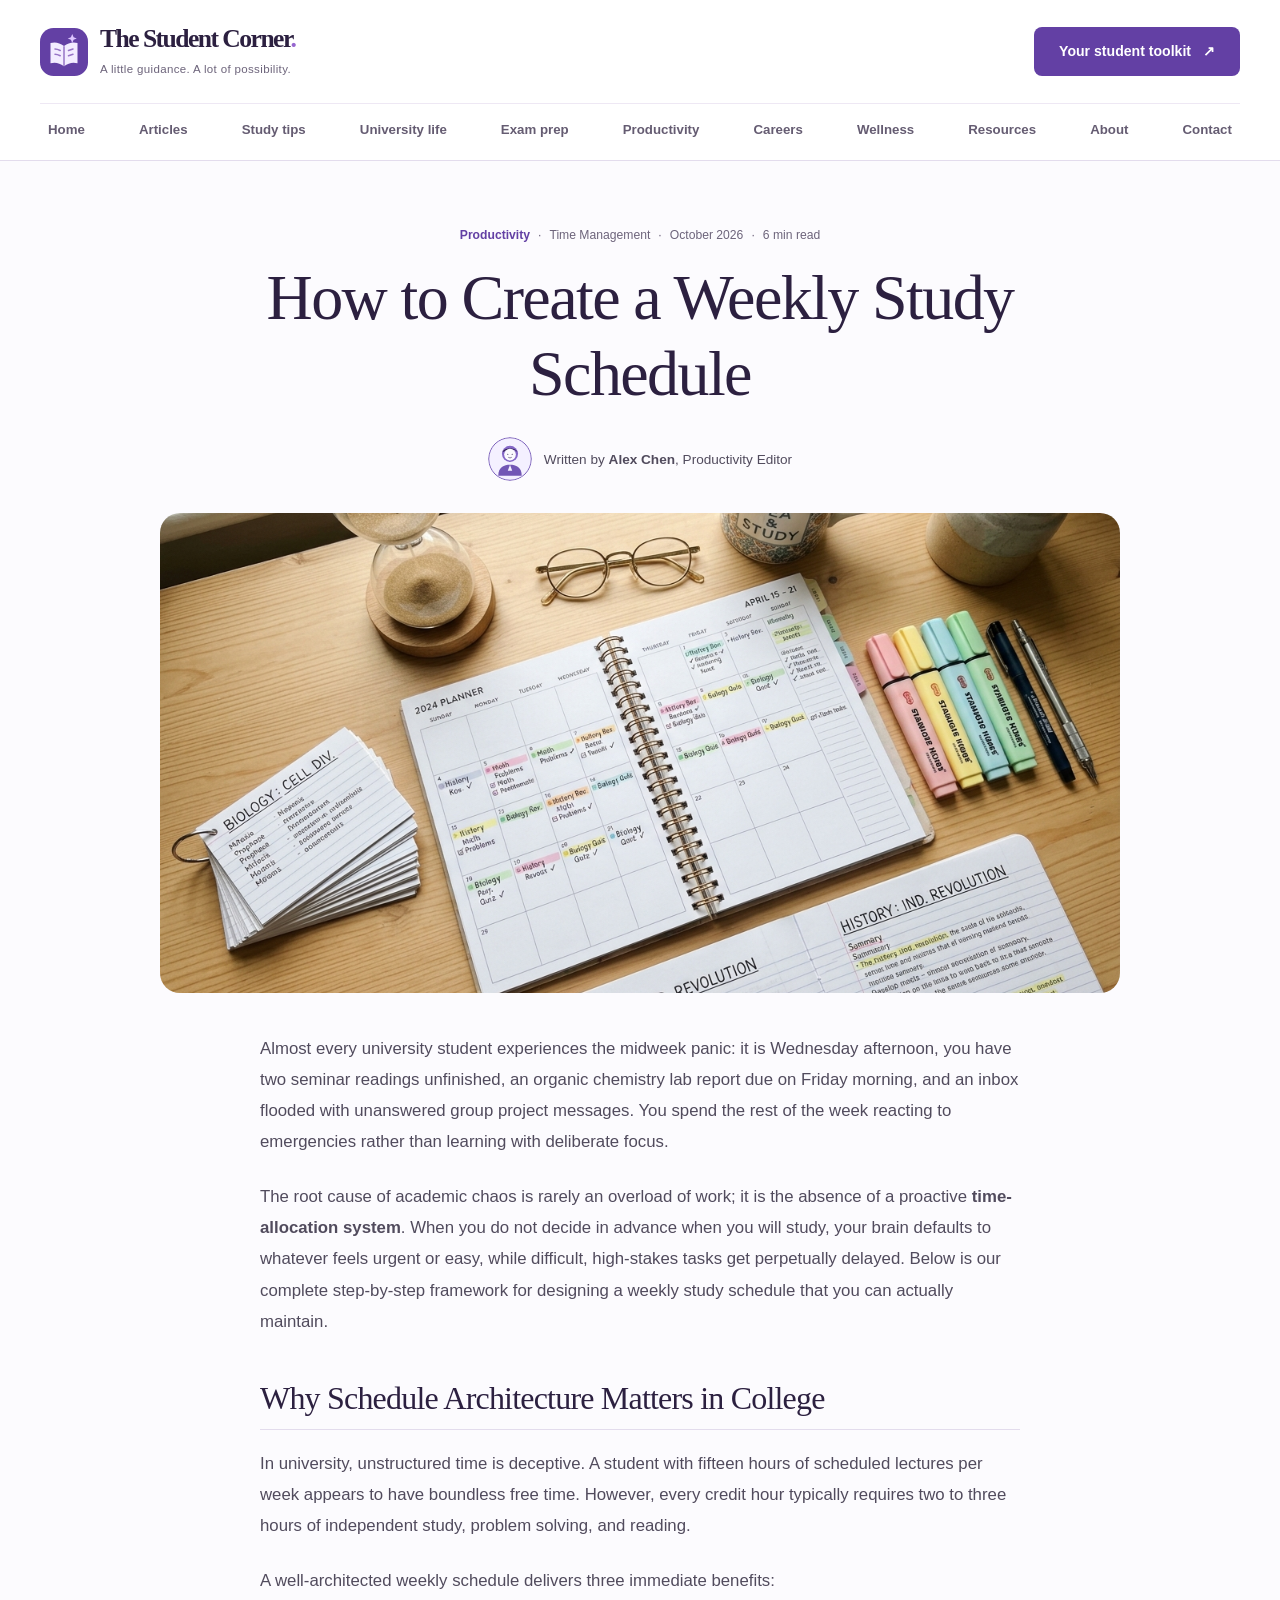
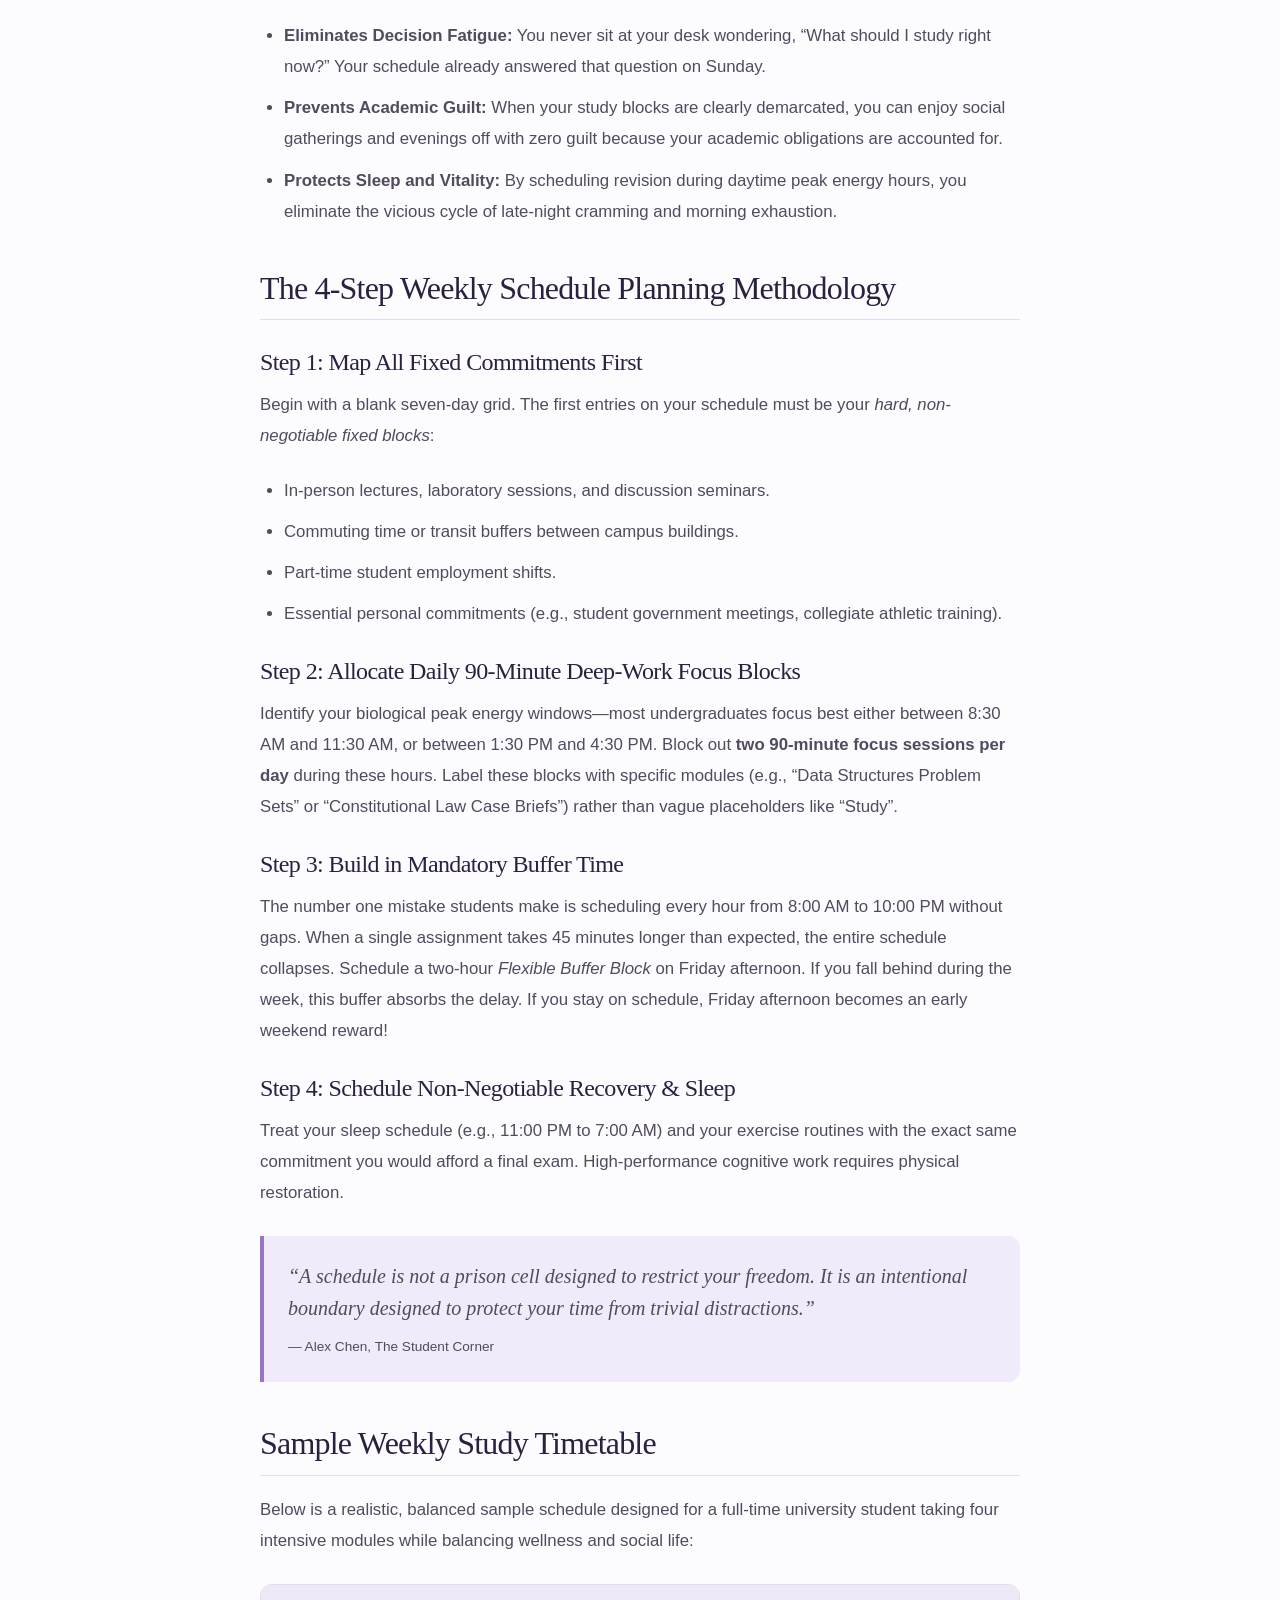
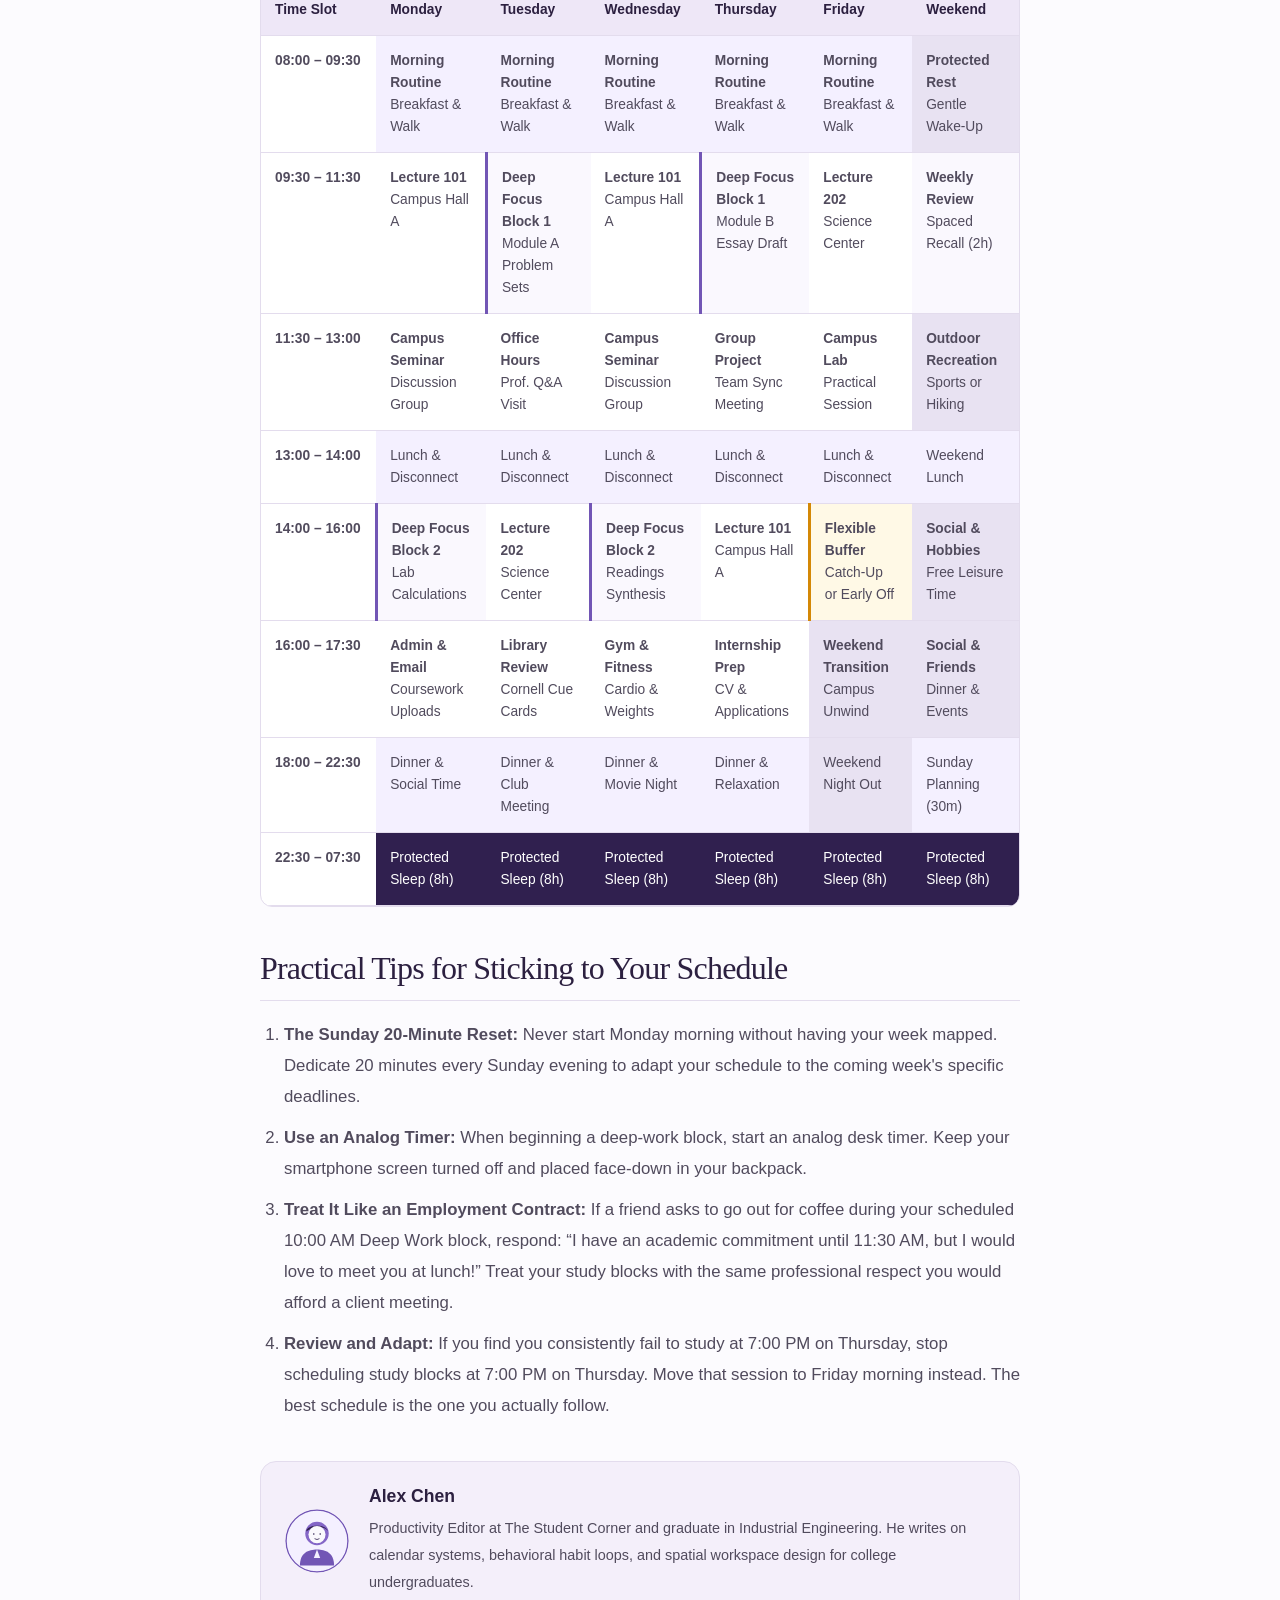
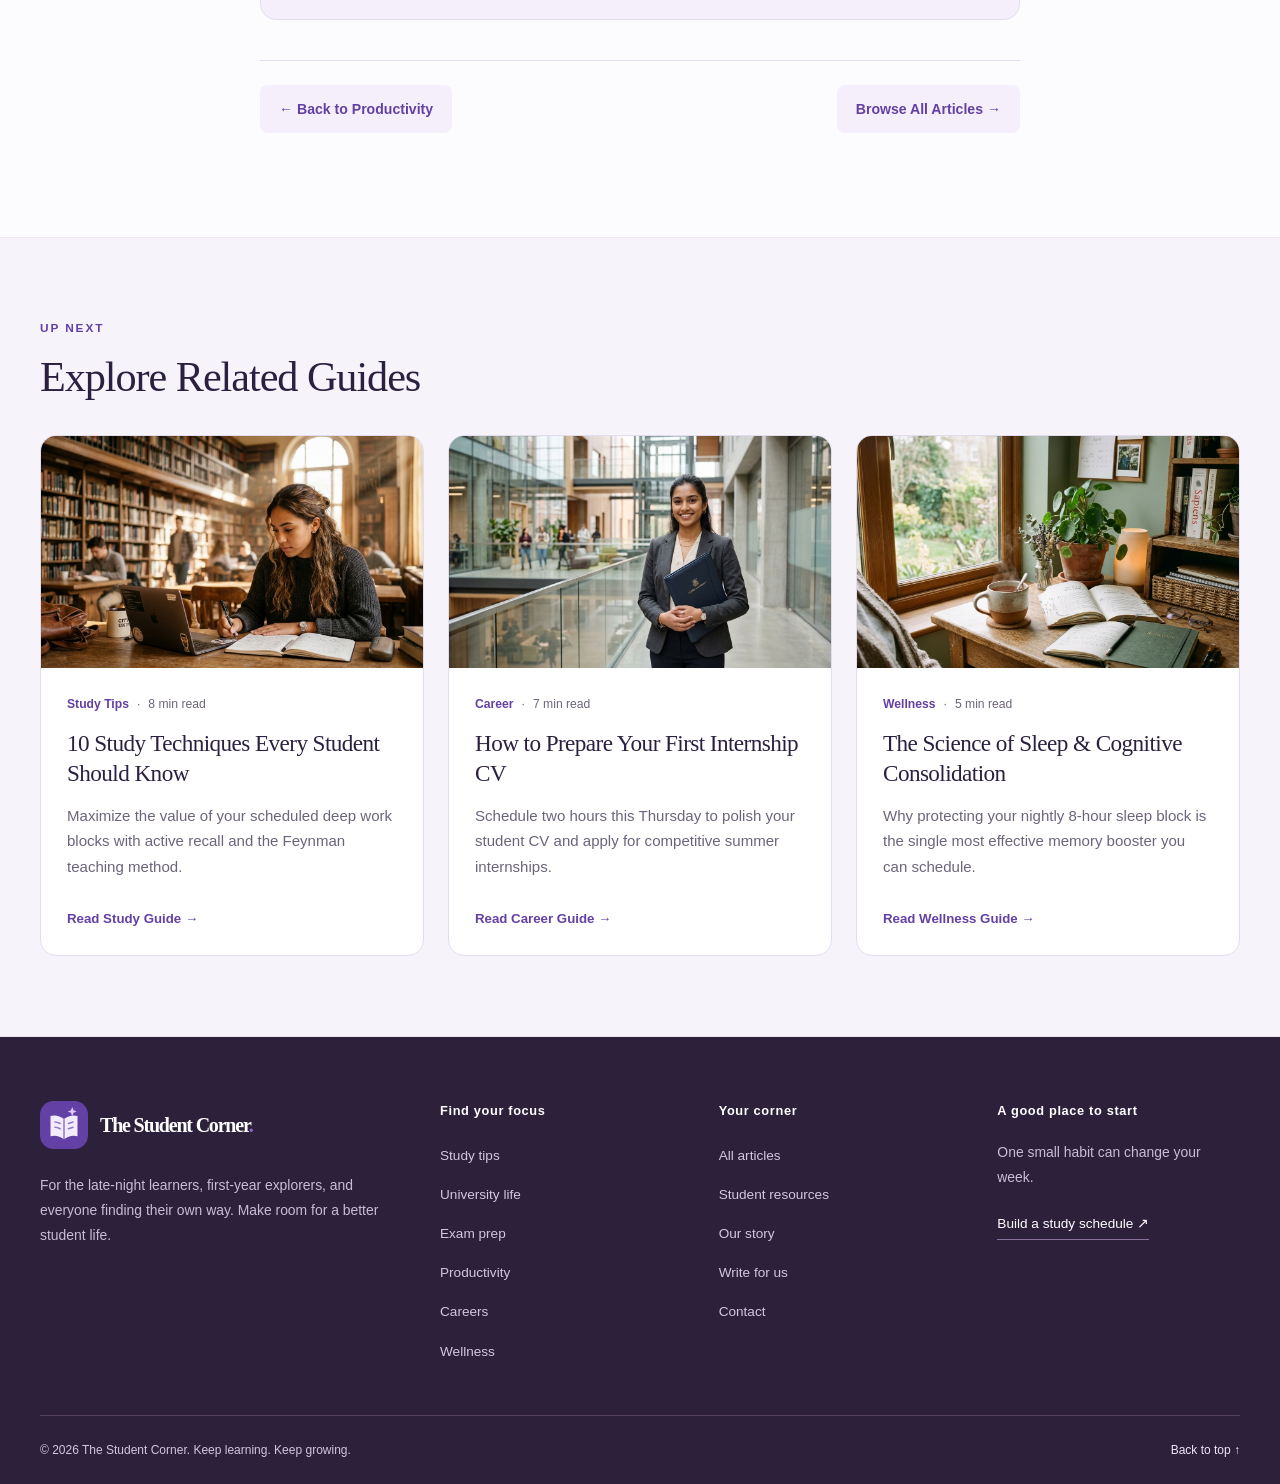
<file: article-time.html>
<!DOCTYPE html>
<html lang="en">
<head>
  <meta charset="UTF-8">
  <meta name="viewport" content="width=device-width, initial-scale=1.0">
  <title>How to Create a Weekly Study Schedule — The Student Corner</title>
  <meta name="description" content="A comprehensive tutorial on designing a balanced weekly university study timetable with time-blocking, buffer zones, and an HTML sample schedule.">
  <meta property="og:title" content="How to Create a Weekly Study Schedule — The Student Corner">
  <meta property="og:description" content="Balance lectures, coursework, revision, and personal downtime using our field-tested weekly timetable framework.">
  <meta property="og:type" content="article">
  <link rel="stylesheet" href="css/style.css">
  <link rel="icon" type="image/svg+xml" href="images/logo.svg">
  <meta name="theme-color" content="#6340a4">
</head>
<body id="top">

  <!-- Site Header & Navigation -->
  <a class="skip-link" href="#main">Skip to content</a><header class="site-header">
<div class="container">
<div class="header-bar">
<a class="site-brand" href="index.html" aria-label="The Student Corner home">
<img src="images/logo.svg" width="48" height="48" alt="">
<span class="brand-text">
<span class="brand-name">The Student Corner<span class="brand-dot">.</span>
</span>
<span class="brand-tagline">A little guidance. A lot of possibility.</span>
</span>
</a>
<a class="btn btn-primary header-cta" href="resources.html">Your student toolkit <span aria-hidden="true">↗</span>
</a>
</div>
<nav class="desktop-nav" aria-label="Main navigation">
<ul class="nav-list">
<li>
<a href="index.html">Home</a>
</li>
<li>
<a href="blogs.html">Articles</a>
</li>
<li>
<a href="study-tips.html">Study tips</a>
</li>
<li>
<a href="university-life.html">University life</a>
</li>
<li>
<a href="exam-prep.html">Exam prep</a>
</li>
<li>
<a href="productivity.html">Productivity</a>
</li>
<li>
<a href="career.html">Careers</a>
</li>
<li>
<a href="wellness.html">Wellness</a>
</li>
<li>
<a href="resources.html">Resources</a>
</li>
<li>
<a href="about.html">About</a>
</li>
<li>
<a href="contact.html">Contact</a>
</li>
</ul>
</nav>
<details class="mobile-menu">
<summary>Explore the Corner <span aria-hidden="true">＋</span>
</summary>
<nav aria-label="Main navigation">
<ul class="nav-list">
<li>
<a href="index.html">Home</a>
</li>
<li>
<a href="blogs.html">Articles</a>
</li>
<li>
<a href="study-tips.html">Study tips</a>
</li>
<li>
<a href="university-life.html">University life</a>
</li>
<li>
<a href="exam-prep.html">Exam prep</a>
</li>
<li>
<a href="productivity.html">Productivity</a>
</li>
<li>
<a href="career.html">Careers</a>
</li>
<li>
<a href="wellness.html">Wellness</a>
</li>
<li>
<a href="resources.html">Resources</a>
</li>
<li>
<a href="about.html">About</a>
</li>
<li>
<a href="contact.html">Contact</a>
</li>
</ul>
</nav>
</details>
</div>
</header>

  <main class="site-main" id="main" tabindex="-1">

    <!-- Article Header -->
    <header class="article-header">
      <div class="container-narrow">
        <div class="article-meta">
          <span class="category"><a href="productivity.html">Productivity</a></span>
          <span class="separator">·</span>
          <span>Time Management</span>
          <span class="separator">·</span>
          <span>October 2026</span>
          <span class="separator">·</span>
          <span>6 min read</span>
        </div>
        <h1 class="article-main-title">How to Create a Weekly Study Schedule</h1>
        <div class="article-author-byline">
          <div class="author-avatar-small">
            <img src="images/author-alex.svg" alt="Alex Chen" width="120" height="120">
          </div>
          <div>
            <span>Written by <strong>Alex Chen</strong>, Productivity Editor</span>
          </div>
        </div>
      </div>
    </header>

    <!-- Article Featured Image -->
    <div class="container">
      <div class="article-featured-media">
        <img src="images/exam-setup.jpg" alt="Organized student planner and desk with hourglass" width="800" height="500">
      </div>
    </div>

    <!-- Long-Form Article Body -->
    <article class="editorial-2 section">
      <div class="container-narrow">
        <div class="article-body">
          <p>
            Almost every university student experiences the midweek panic: it is Wednesday afternoon, you have two seminar readings unfinished, an organic chemistry lab report due on Friday morning, and an inbox flooded with unanswered group project messages. You spend the rest of the week reacting to emergencies rather than learning with deliberate focus.
          </p>
          <p>
            The root cause of academic chaos is rarely an overload of work; it is the absence of a proactive <strong>time-allocation system</strong>. When you do not decide in advance when you will study, your brain defaults to whatever feels urgent or easy, while difficult, high-stakes tasks get perpetually delayed. Below is our complete step-by-step framework for designing a weekly study schedule that you can actually maintain.
          </p>

          <h2>Why Schedule Architecture Matters in College</h2>
          <p>
            In university, unstructured time is deceptive. A student with fifteen hours of scheduled lectures per week appears to have boundless free time. However, every credit hour typically requires two to three hours of independent study, problem solving, and reading.
          </p>
          <p>
            A well-architected weekly schedule delivers three immediate benefits:
          </p>
          <ul>
            <li><strong>Eliminates Decision Fatigue:</strong> You never sit at your desk wondering, “What should I study right now?” Your schedule already answered that question on Sunday.</li>
            <li><strong>Prevents Academic Guilt:</strong> When your study blocks are clearly demarcated, you can enjoy social gatherings and evenings off with zero guilt because your academic obligations are accounted for.</li>
            <li><strong>Protects Sleep and Vitality:</strong> By scheduling revision during daytime peak energy hours, you eliminate the vicious cycle of late-night cramming and morning exhaustion.</li>
          </ul>

          <h2>The 4-Step Weekly Schedule Planning Methodology</h2>

          <h3>Step 1: Map All Fixed Commitments First</h3>
          <p>
            Begin with a blank seven-day grid. The first entries on your schedule must be your <em>hard, non-negotiable fixed blocks</em>:
          </p>
          <ul>
            <li>In-person lectures, laboratory sessions, and discussion seminars.</li>
            <li>Commuting time or transit buffers between campus buildings.</li>
            <li>Part-time student employment shifts.</li>
            <li>Essential personal commitments (e.g., student government meetings, collegiate athletic training).</li>
          </ul>

          <h3>Step 2: Allocate Daily 90-Minute Deep-Work Focus Blocks</h3>
          <p>
            Identify your biological peak energy windows—most undergraduates focus best either between 8:30 AM and 11:30 AM, or between 1:30 PM and 4:30 PM. Block out <strong>two 90-minute focus sessions per day</strong> during these hours. Label these blocks with specific modules (e.g., “Data Structures Problem Sets” or “Constitutional Law Case Briefs”) rather than vague placeholders like “Study”.
          </p>

          <h3>Step 3: Build in Mandatory Buffer Time</h3>
          <p>
            The number one mistake students make is scheduling every hour from 8:00 AM to 10:00 PM without gaps. When a single assignment takes 45 minutes longer than expected, the entire schedule collapses. Schedule a two-hour <em>Flexible Buffer Block</em> on Friday afternoon. If you fall behind during the week, this buffer absorbs the delay. If you stay on schedule, Friday afternoon becomes an early weekend reward!
          </p>

          <h3>Step 4: Schedule Non-Negotiable Recovery &amp; Sleep</h3>
          <p>
            Treat your sleep schedule (e.g., 11:00 PM to 7:00 AM) and your exercise routines with the exact same commitment you would afford a final exam. High-performance cognitive work requires physical restoration.
          </p>

          <blockquote>
            “A schedule is not a prison cell designed to restrict your freedom. It is an intentional boundary designed to protect your time from trivial distractions.”
            <cite>— Alex Chen, The Student Corner</cite>
          </blockquote>

          <h2>Sample Weekly Study Timetable</h2>
          <p>
            Below is a realistic, balanced sample schedule designed for a full-time university student taking four intensive modules while balancing wellness and social life:
          </p>
        </div>

        <!-- Semantic HTML Table for Weekly Schedule -->
        <div class="table-responsive" role="region" aria-label="Scrollable reference table" tabindex="0">
          <table class="schedule-table" aria-label="Sample Weekly Study Timetable">
            <thead>
              <tr>
                <th scope="col" class="editorial-19">Time Slot</th>
                <th scope="col">Monday</th>
                <th scope="col">Tuesday</th>
                <th scope="col">Wednesday</th>
                <th scope="col">Thursday</th>
                <th scope="col">Friday</th>
                <th scope="col">Weekend</th>
              </tr>
            </thead>
            <tbody>
              <tr>
                <td class="time-col">08:00 – 09:30</td>
                <td class="editorial-20 badge-cell"><strong>Morning Routine</strong><br>Breakfast &amp; Walk</td>
                <td class="editorial-20 badge-cell"><strong>Morning Routine</strong><br>Breakfast &amp; Walk</td>
                <td class="editorial-20 badge-cell"><strong>Morning Routine</strong><br>Breakfast &amp; Walk</td>
                <td class="editorial-20 badge-cell"><strong>Morning Routine</strong><br>Breakfast &amp; Walk</td>
                <td class="editorial-20 badge-cell"><strong>Morning Routine</strong><br>Breakfast &amp; Walk</td>
                <td class="editorial-21 badge-cell"><strong>Protected Rest</strong><br>Gentle Wake-Up</td>
              </tr>
              <tr>
                <td class="time-col">09:30 – 11:30</td>
                <td class="badge-cell"><strong>Lecture 101</strong><br>Campus Hall A</td>
                <td class="editorial-22 badge-cell"><strong>Deep Focus Block 1</strong><br>Module A Problem Sets</td>
                <td class="badge-cell"><strong>Lecture 101</strong><br>Campus Hall A</td>
                <td class="editorial-22 badge-cell"><strong>Deep Focus Block 1</strong><br>Module B Essay Draft</td>
                <td class="badge-cell"><strong>Lecture 202</strong><br>Science Center</td>
                <td class="editorial-23 badge-cell"><strong>Weekly Review</strong><br>Spaced Recall (2h)</td>
              </tr>
              <tr>
                <td class="time-col">11:30 – 13:00</td>
                <td class="badge-cell"><strong>Campus Seminar</strong><br>Discussion Group</td>
                <td class="badge-cell"><strong>Office Hours</strong><br>Prof. Q&amp;A Visit</td>
                <td class="badge-cell"><strong>Campus Seminar</strong><br>Discussion Group</td>
                <td class="badge-cell"><strong>Group Project</strong><br>Team Sync Meeting</td>
                <td class="badge-cell"><strong>Campus Lab</strong><br>Practical Session</td>
                <td class="editorial-21 badge-cell"><strong>Outdoor Recreation</strong><br>Sports or Hiking</td>
              </tr>
              <tr>
                <td class="time-col">13:00 – 14:00</td>
                <td class="editorial-20 badge-cell">Lunch &amp; Disconnect</td>
                <td class="editorial-20 badge-cell">Lunch &amp; Disconnect</td>
                <td class="editorial-20 badge-cell">Lunch &amp; Disconnect</td>
                <td class="editorial-20 badge-cell">Lunch &amp; Disconnect</td>
                <td class="editorial-20 badge-cell">Lunch &amp; Disconnect</td>
                <td class="editorial-20 badge-cell">Weekend Lunch</td>
              </tr>
              <tr>
                <td class="time-col">14:00 – 16:00</td>
                <td class="editorial-22 badge-cell"><strong>Deep Focus Block 2</strong><br>Lab Calculations</td>
                <td class="badge-cell"><strong>Lecture 202</strong><br>Science Center</td>
                <td class="editorial-22 badge-cell"><strong>Deep Focus Block 2</strong><br>Readings Synthesis</td>
                <td class="badge-cell"><strong>Lecture 101</strong><br>Campus Hall A</td>
                <td class="editorial-24 badge-cell"><strong>Flexible Buffer</strong><br>Catch-Up or Early Off</td>
                <td class="editorial-21 badge-cell"><strong>Social &amp; Hobbies</strong><br>Free Leisure Time</td>
              </tr>
              <tr>
                <td class="time-col">16:00 – 17:30</td>
                <td class="badge-cell"><strong>Admin &amp; Email</strong><br>Coursework Uploads</td>
                <td class="badge-cell"><strong>Library Review</strong><br>Cornell Cue Cards</td>
                <td class="badge-cell"><strong>Gym &amp; Fitness</strong><br>Cardio &amp; Weights</td>
                <td class="badge-cell"><strong>Internship Prep</strong><br>CV &amp; Applications</td>
                <td class="editorial-21 badge-cell"><strong>Weekend Transition</strong><br>Campus Unwind</td>
                <td class="editorial-21 badge-cell"><strong>Social &amp; Friends</strong><br>Dinner &amp; Events</td>
              </tr>
              <tr>
                <td class="time-col">18:00 – 22:30</td>
                <td class="editorial-20 badge-cell">Dinner &amp; Social Time</td>
                <td class="editorial-20 badge-cell">Dinner &amp; Club Meeting</td>
                <td class="editorial-20 badge-cell">Dinner &amp; Movie Night</td>
                <td class="editorial-20 badge-cell">Dinner &amp; Relaxation</td>
                <td class="editorial-21 badge-cell">Weekend Night Out</td>
                <td class="editorial-20 badge-cell">Sunday Planning (30m)</td>
              </tr>
              <tr>
                <td class="time-col">22:30 – 07:30</td>
                <td class="editorial-25 badge-cell">Protected Sleep (8h)</td>
                <td class="editorial-25 badge-cell">Protected Sleep (8h)</td>
                <td class="editorial-25 badge-cell">Protected Sleep (8h)</td>
                <td class="editorial-25 badge-cell">Protected Sleep (8h)</td>
                <td class="editorial-25 badge-cell">Protected Sleep (8h)</td>
                <td class="editorial-25 badge-cell">Protected Sleep (8h)</td>
              </tr>
            </tbody>
          </table>
        </div>

        <div class="article-body">
          <h2>Practical Tips for Sticking to Your Schedule</h2>
          <ol>
            <li><strong>The Sunday 20-Minute Reset:</strong> Never start Monday morning without having your week mapped. Dedicate 20 minutes every Sunday evening to adapt your schedule to the coming week's specific deadlines.</li>
            <li><strong>Use an Analog Timer:</strong> When beginning a deep-work block, start an analog desk timer. Keep your smartphone screen turned off and placed face-down in your backpack.</li>
            <li><strong>Treat It Like an Employment Contract:</strong> If a friend asks to go out for coffee during your scheduled 10:00 AM Deep Work block, respond: “I have an academic commitment until 11:30 AM, but I would love to meet you at lunch!” Treat your study blocks with the same professional respect you would afford a client meeting.</li>
            <li><strong>Review and Adapt:</strong> If you find you consistently fail to study at 7:00 PM on Thursday, stop scheduling study blocks at 7:00 PM on Thursday. Move that session to Friday morning instead. The best schedule is the one you actually follow.</li>
          </ol>

          <!-- Author Bio Box -->
          <div class="author-bio-card">
            <div class="author-bio-avatar">
              <img src="images/author-alex.svg" alt="Alex Chen portrait" width="120" height="120">
            </div>
            <div class="author-bio-content">
              <h4>Alex Chen</h4>
              <p>Productivity Editor at The Student Corner and graduate in Industrial Engineering. He writes on calendar systems, behavioral habit loops, and spatial workspace design for college undergraduates.</p>
            </div>
          </div>

          <!-- Bottom Navigation Links -->
          <div class="article-nav-links">
            <a href="productivity.html" class="btn btn-secondary btn-sm">← Back to Productivity</a>
            <a href="blogs.html" class="btn btn-secondary btn-sm">Browse All Articles →</a>
          </div>
        </div>
      </div>
    </article>

    <!-- Related Articles Section -->
    <section class="section section-alt">
      <div class="container">
        <div class="section-header">
          <span class="section-kicker">Up Next</span>
          <h2 class="section-title">Explore Related Guides</h2>
        </div>

        <div class="articles-grid">
          <article class="article-card">
            <div class="article-card-image">
              <img src="images/hero-study.jpg" alt="Student studying in university library" width="800" height="500">
            </div>
            <div class="article-card-content">
              <div class="article-meta">
                <span class="category">Study Tips</span>
                <span class="separator">·</span>
                <span>8 min read</span>
              </div>
              <h3 class="article-card-title">
                <a href="article-study.html">10 Study Techniques Every Student Should Know</a>
              </h3>
              <p class="article-card-excerpt">
                Maximize the value of your scheduled deep work blocks with active recall and the Feynman teaching method.
              </p>
              <a href="article-study.html" class="card-link">Read Study Guide →</a>
            </div>
          </article>

          <article class="article-card">
            <div class="article-card-image">
              <img src="images/career-interview.jpg" alt="Internship CV architecture visual" width="800" height="500">
            </div>
            <div class="article-card-content">
              <div class="article-meta">
                <span class="category">Career</span>
                <span class="separator">·</span>
                <span>7 min read</span>
              </div>
              <h3 class="article-card-title">
                <a href="article-career.html">How to Prepare Your First Internship CV</a>
              </h3>
              <p class="article-card-excerpt">
                Schedule two hours this Thursday to polish your student CV and apply for competitive summer internships.
              </p>
              <a href="article-career.html" class="card-link">Read Career Guide →</a>
            </div>
          </article>

          <article class="article-card">
            <div class="article-card-image">
              <img src="images/wellness-mindful.jpg" alt="Student wellness and study break balance visual" width="800" height="500">
            </div>
            <div class="article-card-content">
              <div class="article-meta">
                <span class="category">Wellness</span>
                <span class="separator">·</span>
                <span>5 min read</span>
              </div>
              <h3 class="article-card-title">
                <a href="wellness.html">The Science of Sleep &amp; Cognitive Consolidation</a>
              </h3>
              <p class="article-card-excerpt">
                Why protecting your nightly 8-hour sleep block is the single most effective memory booster you can schedule.
              </p>
              <a href="wellness.html" class="card-link">Read Wellness Guide →</a>
            </div>
          </article>
        </div>
      </div>
    </section>

  </main>

  <!-- Site Footer -->
  <footer class="site-footer">
<div class="container">
<div class="footer-grid">
<div class="footer-brand">
<a class="site-brand" href="index.html" aria-label="The Student Corner home">
<img src="images/logo.svg" width="48" height="48" alt="">
<span class="brand-text">
<span class="brand-name">The Student Corner<span class="brand-dot">.</span>
</span>
<span class="brand-tagline">A little guidance. A lot of possibility.</span>
</span>
</a>
<p class="footer-desc">For the late-night learners, first-year explorers, and everyone finding their own way. Make room for a better student life.</p>
</div>
<div class="footer-col">
<h2>Find your focus</h2>
<ul class="footer-links">
<li>
<a href="study-tips.html">Study tips</a>
</li>
<li>
<a href="university-life.html">University life</a>
</li>
<li>
<a href="exam-prep.html">Exam prep</a>
</li>
<li>
<a href="productivity.html">Productivity</a>
</li>
<li>
<a href="career.html">Careers</a>
</li>
<li>
<a href="wellness.html">Wellness</a>
</li>
</ul>
</div>
<div class="footer-col">
<h2>Your corner</h2>
<ul class="footer-links">
<li>
<a href="blogs.html">All articles</a>
</li>
<li>
<a href="resources.html">Student resources</a>
</li>
<li>
<a href="about.html">Our story</a>
</li>
<li>
<a href="write-for-us.html">Write for us</a>
</li>
<li>
<a href="contact.html">Contact</a>
</li>
</ul>
</div>
<div class="footer-col">
<h2>A good place to start</h2>
<p class="footer-desc">One small habit can change your week.</p>
<a class="footer-feature" href="article-time.html">Build a study schedule <span aria-hidden="true">↗</span>
</a>
</div>
</div>
<div class="footer-bottom">
<p>© 2026 The Student Corner. Keep learning. Keep growing.</p>
<a class="back-to-top" href="#top">Back to top ↑</a>
</div>
</div>
</footer>

</body>
</html>
</file>
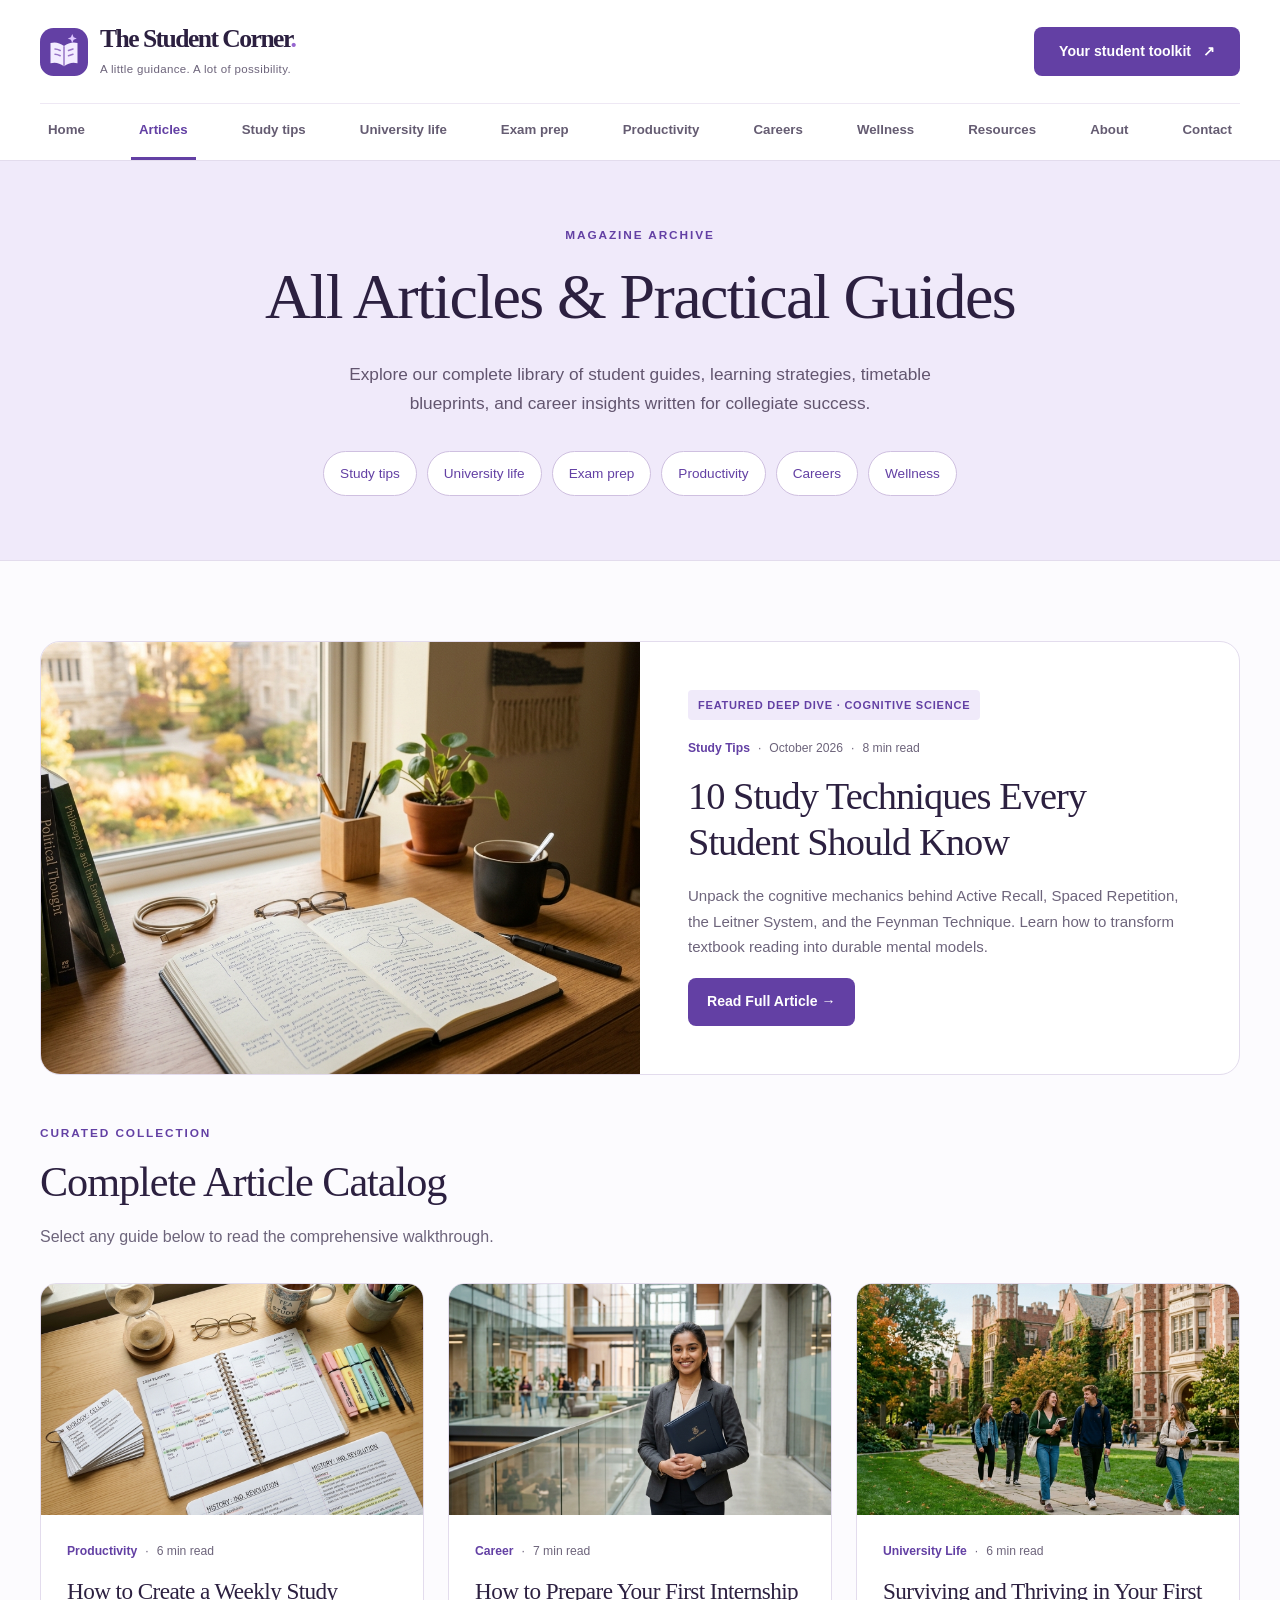
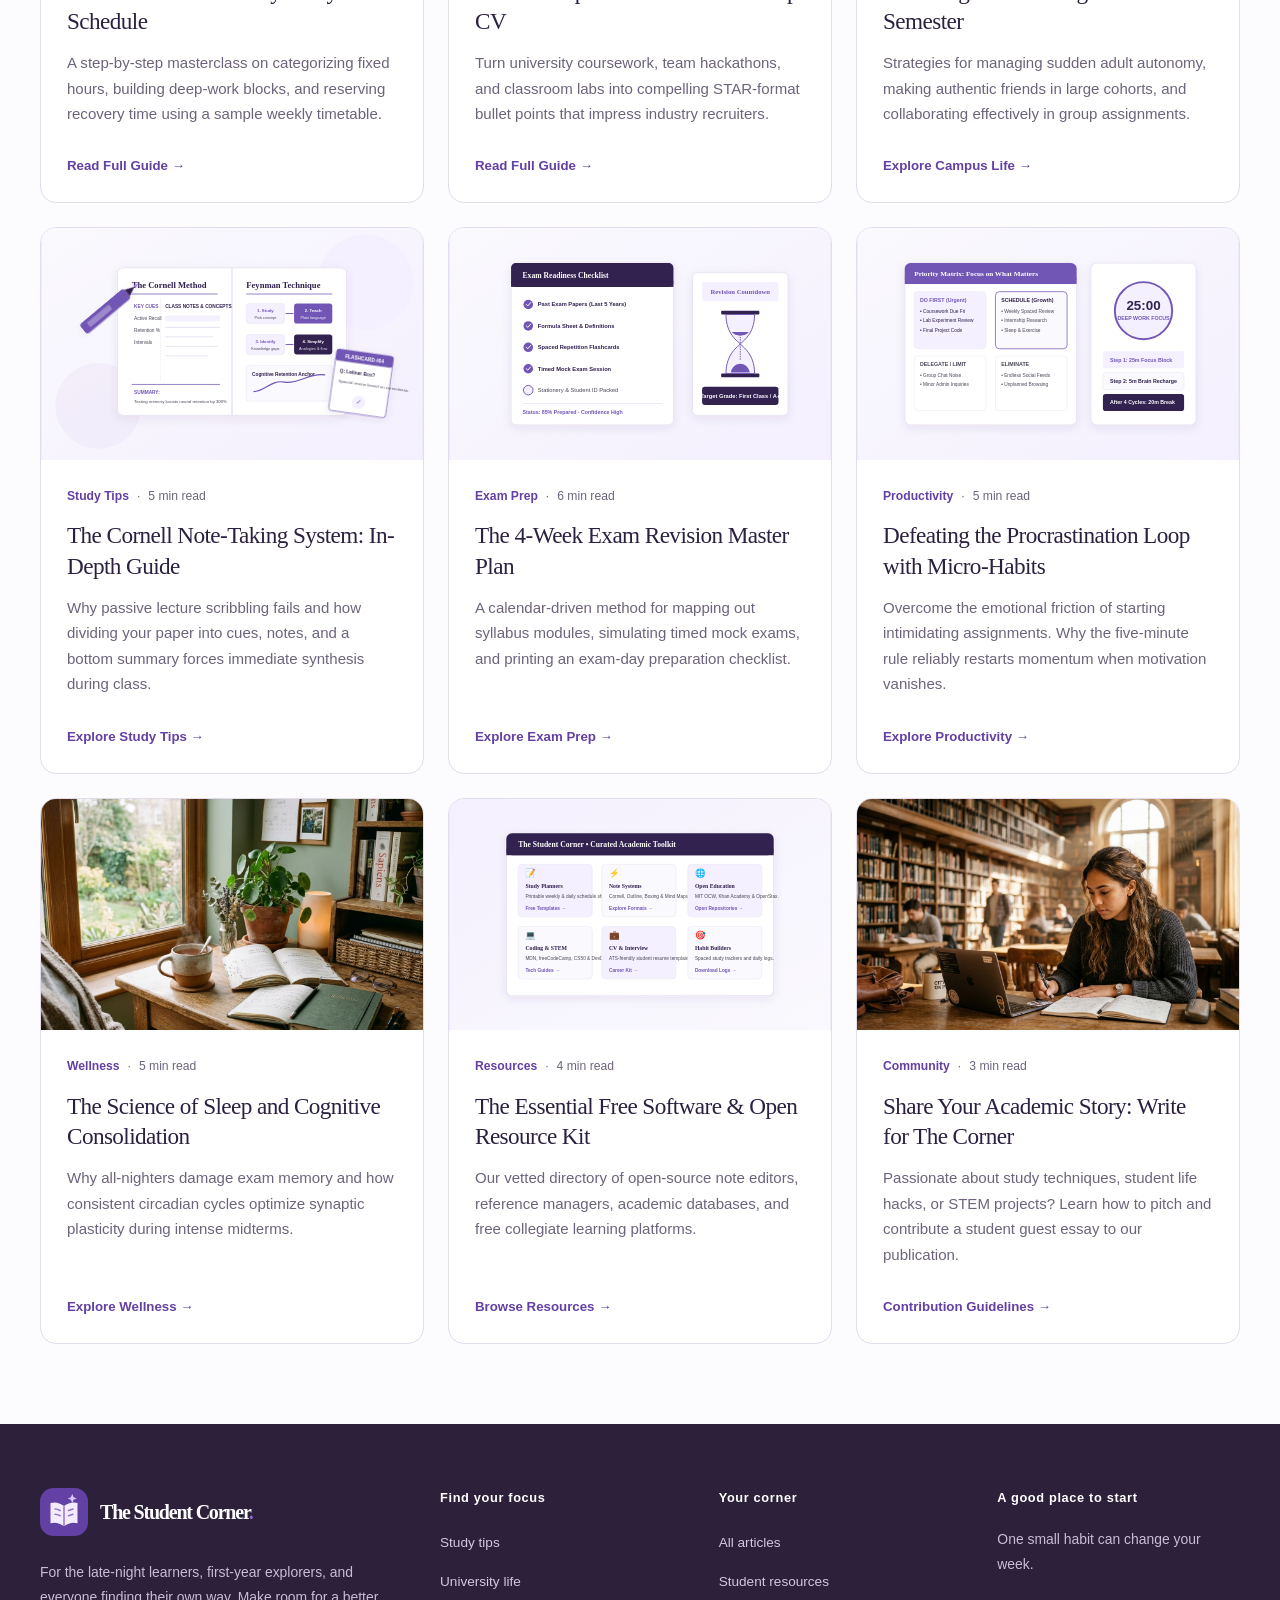
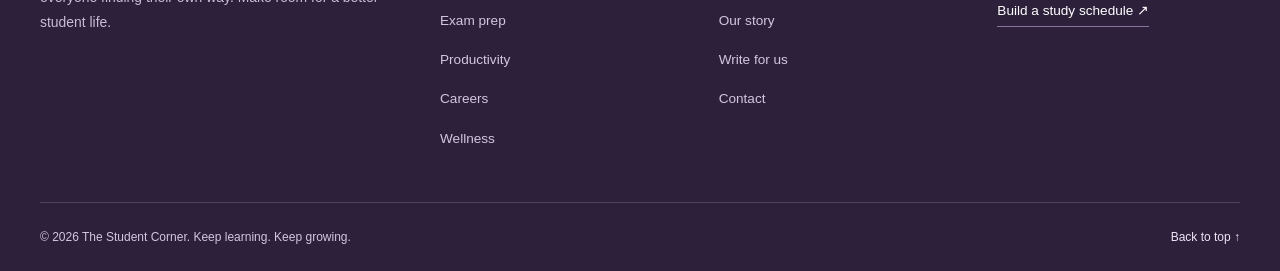
<file: blogs.html>
<!DOCTYPE html>
<html lang="en">
<head>
  <meta charset="UTF-8">
  <meta name="viewport" content="width=device-width, initial-scale=1.0">
  <title>All Articles &amp; Editorial Guides — The Student Corner</title>
  <meta name="description" content="Browse our complete collection of educational articles, study science tutorials, exam revision guides, and career roadmaps for university students.">
  <meta property="og:title" content="All Articles — The Student Corner">
  <meta property="og:description" content="Explore actionable, evidence-based articles on studying smarter, campus life, productivity, and internships.">
  <meta property="og:type" content="website">
  <link rel="stylesheet" href="css/style.css">
  <link rel="icon" type="image/svg+xml" href="images/logo.svg">
  <meta name="theme-color" content="#6340a4">
</head>
<body id="top">

  <!-- Site Header & Navigation -->
  <a class="skip-link" href="#main">Skip to content</a><header class="site-header">
<div class="container">
<div class="header-bar">
<a class="site-brand" href="index.html" aria-label="The Student Corner home">
<img src="images/logo.svg" width="48" height="48" alt="">
<span class="brand-text">
<span class="brand-name">The Student Corner<span class="brand-dot">.</span>
</span>
<span class="brand-tagline">A little guidance. A lot of possibility.</span>
</span>
</a>
<a class="btn btn-primary header-cta" href="resources.html">Your student toolkit <span aria-hidden="true">↗</span>
</a>
</div>
<nav class="desktop-nav" aria-label="Main navigation">
<ul class="nav-list">
<li>
<a href="index.html">Home</a>
</li>
<li>
<a href="blogs.html" aria-current="page">Articles</a>
</li>
<li>
<a href="study-tips.html">Study tips</a>
</li>
<li>
<a href="university-life.html">University life</a>
</li>
<li>
<a href="exam-prep.html">Exam prep</a>
</li>
<li>
<a href="productivity.html">Productivity</a>
</li>
<li>
<a href="career.html">Careers</a>
</li>
<li>
<a href="wellness.html">Wellness</a>
</li>
<li>
<a href="resources.html">Resources</a>
</li>
<li>
<a href="about.html">About</a>
</li>
<li>
<a href="contact.html">Contact</a>
</li>
</ul>
</nav>
<details class="mobile-menu">
<summary>Explore the Corner <span aria-hidden="true">＋</span>
</summary>
<nav aria-label="Main navigation">
<ul class="nav-list">
<li>
<a href="index.html">Home</a>
</li>
<li>
<a href="blogs.html" aria-current="page">Articles</a>
</li>
<li>
<a href="study-tips.html">Study tips</a>
</li>
<li>
<a href="university-life.html">University life</a>
</li>
<li>
<a href="exam-prep.html">Exam prep</a>
</li>
<li>
<a href="productivity.html">Productivity</a>
</li>
<li>
<a href="career.html">Careers</a>
</li>
<li>
<a href="wellness.html">Wellness</a>
</li>
<li>
<a href="resources.html">Resources</a>
</li>
<li>
<a href="about.html">About</a>
</li>
<li>
<a href="contact.html">Contact</a>
</li>
</ul>
</nav>
</details>
</div>
</header>

  <main class="site-main" id="main" tabindex="-1">

    <!-- Page Hero Banner -->
    <section class="page-hero">
      <div class="container">
        <span class="section-kicker">Magazine Archive</span>
        <h1 class="hero-title">All Articles &amp; Practical Guides</h1>
        <p class="hero-description">
          Explore our complete library of student guides, learning strategies, timetable blueprints, and career insights written for collegiate success.
        </p>

        
        <div class="editorial-26">
          <nav class="topic-links" aria-label="Browse articles by topic"><ul><li><a href="study-tips.html">Study tips</a></li><li><a href="university-life.html">University life</a></li><li><a href="exam-prep.html">Exam prep</a></li><li><a href="productivity.html">Productivity</a></li><li><a href="career.html">Careers</a></li><li><a href="wellness.html">Wellness</a></li></ul></nav>
        </div>
      </div>
    </section>

    <!-- Featured Article Highlight -->
    <section class="editorial-27 section">
      <div class="container">
        <article class="featured-card">
          <div class="featured-card-image">
            <img src="images/featured-work.jpg" alt="Deep focus study setup with textbooks and journals" width="800" height="500">
          </div>
          <div class="featured-card-content">
            <span class="featured-badge">Featured Deep Dive · Cognitive Science</span>
            <div class="article-meta">
              <span class="category"><a href="study-tips.html">Study Tips</a></span>
              <span class="separator">·</span>
              <span>October 2026</span>
              <span class="separator">·</span>
              <span>8 min read</span>
            </div>
            <h2 class="featured-title">
              <a href="article-study.html">10 Study Techniques Every Student Should Know</a>
            </h2>
            <p class="featured-excerpt">
              Unpack the cognitive mechanics behind Active Recall, Spaced Repetition, the Leitner System, and the Feynman Technique. Learn how to transform textbook reading into durable mental models.
            </p>
            <div>
              <a href="article-study.html" class="btn btn-primary btn-sm">Read Full Article →</a>
            </div>
          </div>
        </article>
      </div>
    </section>

    <!-- Articles Grid Section -->
    <section class="editorial-28 section">
      <div class="container">
        <div class="section-header">
          <span class="section-kicker">Curated Collection</span>
          <h2 class="section-title">Complete Article Catalog</h2>
          <p class="editorial-29 section-subtitle">Select any guide below to read the comprehensive walkthrough.</p>
        </div>

        <div class="articles-grid">
          <!-- Card 1 -->
          <article class="article-card">
            <div class="article-card-image">
              <img src="images/exam-setup.jpg" alt="Weekly schedule calendar with time blocking intervals" width="800" height="500">
            </div>
            <div class="article-card-content">
              <div class="article-meta">
                <span class="category"><a href="productivity.html">Productivity</a></span>
                <span class="separator">·</span>
                <span>6 min read</span>
              </div>
              <h3 class="article-card-title">
                <a href="article-time.html">How to Create a Weekly Study Schedule</a>
              </h3>
              <p class="article-card-excerpt">
                A step-by-step masterclass on categorizing fixed hours, building deep-work blocks, and reserving recovery time using a sample weekly timetable.
              </p>
              <a href="article-time.html" class="card-link">Read Full Guide →</a>
            </div>
          </article>

          <!-- Card 2 -->
          <article class="article-card">
            <div class="article-card-image">
              <img src="images/career-interview.jpg" alt="Student holding resume portfolio folder" width="800" height="500">
            </div>
            <div class="article-card-content">
              <div class="article-meta">
                <span class="category"><a href="career.html">Career</a></span>
                <span class="separator">·</span>
                <span>7 min read</span>
              </div>
              <h3 class="article-card-title">
                <a href="article-career.html">How to Prepare Your First Internship CV</a>
              </h3>
              <p class="article-card-excerpt">
                Turn university coursework, team hackathons, and classroom labs into compelling STAR-format bullet points that impress industry recruiters.
              </p>
              <a href="article-career.html" class="card-link">Read Full Guide →</a>
            </div>
          </article>

          <!-- Card 3 -->
          <article class="article-card">
            <div class="article-card-image">
              <img src="images/campus-life.jpg" alt="University students walking on campus with historic architecture" width="800" height="500">
            </div>
            <div class="article-card-content">
              <div class="article-meta">
                <span class="category"><a href="university-life.html">University Life</a></span>
                <span class="separator">·</span>
                <span>6 min read</span>
              </div>
              <h3 class="article-card-title">
                <a href="university-life.html">Surviving and Thriving in Your First Semester</a>
              </h3>
              <p class="article-card-excerpt">
                Strategies for managing sudden adult autonomy, making authentic friends in large cohorts, and collaborating effectively in group assignments.
              </p>
              <a href="university-life.html" class="card-link">Explore Campus Life →</a>
            </div>
          </article>

          <!-- Card 4 -->
          <article class="article-card">
            <div class="article-card-image">
              <img src="images/study-tips.svg" alt="Cornell note system and flashcards" width="800" height="500">
            </div>
            <div class="article-card-content">
              <div class="article-meta">
                <span class="category"><a href="study-tips.html">Study Tips</a></span>
                <span class="separator">·</span>
                <span>5 min read</span>
              </div>
              <h3 class="article-card-title">
                <a href="study-tips.html">The Cornell Note-Taking System: In-Depth Guide</a>
              </h3>
              <p class="article-card-excerpt">
                Why passive lecture scribbling fails and how dividing your paper into cues, notes, and a bottom summary forces immediate synthesis during class.
              </p>
              <a href="study-tips.html" class="card-link">Explore Study Tips →</a>
            </div>
          </article>

          <!-- Card 5 -->
          <article class="article-card">
            <div class="article-card-image">
              <img src="images/exam-prep.svg" alt="Exam readiness checklist and revision countdown hourglass" width="800" height="500">
            </div>
            <div class="article-card-content">
              <div class="article-meta">
                <span class="category"><a href="exam-prep.html">Exam Prep</a></span>
                <span class="separator">·</span>
                <span>6 min read</span>
              </div>
              <h3 class="article-card-title">
                <a href="exam-prep.html">The 4-Week Exam Revision Master Plan</a>
              </h3>
              <p class="article-card-excerpt">
                A calendar-driven method for mapping out syllabus modules, simulating timed mock exams, and printing an exam-day preparation checklist.
              </p>
              <a href="exam-prep.html" class="card-link">Explore Exam Prep →</a>
            </div>
          </article>

          <!-- Card 6 -->
          <article class="article-card">
            <div class="article-card-image">
              <img src="images/productivity.svg" alt="Priority matrix and 25-minute Pomodoro timer illustration" width="800" height="500">
            </div>
            <div class="article-card-content">
              <div class="article-meta">
                <span class="category"><a href="productivity.html">Productivity</a></span>
                <span class="separator">·</span>
                <span>5 min read</span>
              </div>
              <h3 class="article-card-title">
                <a href="productivity.html">Defeating the Procrastination Loop with Micro-Habits</a>
              </h3>
              <p class="article-card-excerpt">
                Overcome the emotional friction of starting intimidating assignments. Why the five-minute rule reliably restarts momentum when motivation vanishes.
              </p>
              <a href="productivity.html" class="card-link">Explore Productivity →</a>
            </div>
          </article>

          <!-- Card 7 -->
          <article class="article-card">
            <div class="article-card-image">
              <img src="images/wellness-mindful.jpg" alt="Calm peaceful study corner with tea, plant and journal" width="800" height="500">
            </div>
            <div class="article-card-content">
              <div class="article-meta">
                <span class="category"><a href="wellness.html">Wellness</a></span>
                <span class="separator">·</span>
                <span>5 min read</span>
              </div>
              <h3 class="article-card-title">
                <a href="wellness.html">The Science of Sleep and Cognitive Consolidation</a>
              </h3>
              <p class="article-card-excerpt">
                Why all-nighters damage exam memory and how consistent circadian cycles optimize synaptic plasticity during intense midterms.
              </p>
              <a href="wellness.html" class="card-link">Explore Wellness →</a>
            </div>
          </article>

          <!-- Card 8 -->
          <article class="article-card">
            <div class="article-card-image">
              <img src="images/resources.svg" alt="Curated student resources and educational tools layout" width="800" height="500">
            </div>
            <div class="article-card-content">
              <div class="article-meta">
                <span class="category"><a href="resources.html">Resources</a></span>
                <span class="separator">·</span>
                <span>4 min read</span>
              </div>
              <h3 class="article-card-title">
                <a href="resources.html">The Essential Free Software &amp; Open Resource Kit</a>
              </h3>
              <p class="article-card-excerpt">
                Our vetted directory of open-source note editors, reference managers, academic databases, and free collegiate learning platforms.
              </p>
              <a href="resources.html" class="card-link">Browse Resources →</a>
            </div>
          </article>

          <!-- Card 9 -->
          <article class="article-card">
            <div class="article-card-image">
              <img src="images/hero-study.jpg" alt="Student study desk in library" width="800" height="500">
            </div>
            <div class="article-card-content">
              <div class="article-meta">
                <span class="category"><a href="write-for-us.html">Community</a></span>
                <span class="separator">·</span>
                <span>3 min read</span>
              </div>
              <h3 class="article-card-title">
                <a href="write-for-us.html">Share Your Academic Story: Write for The Corner</a>
              </h3>
              <p class="article-card-excerpt">
                Passionate about study techniques, student life hacks, or STEM projects? Learn how to pitch and contribute a student guest essay to our publication.
              </p>
              <a href="write-for-us.html" class="card-link">Contribution Guidelines →</a>
            </div>
          </article>
        </div>
      </div>
    </section>

  </main>

  <!-- Site Footer -->
  <footer class="site-footer">
<div class="container">
<div class="footer-grid">
<div class="footer-brand">
<a class="site-brand" href="index.html" aria-label="The Student Corner home">
<img src="images/logo.svg" width="48" height="48" alt="">
<span class="brand-text">
<span class="brand-name">The Student Corner<span class="brand-dot">.</span>
</span>
<span class="brand-tagline">A little guidance. A lot of possibility.</span>
</span>
</a>
<p class="footer-desc">For the late-night learners, first-year explorers, and everyone finding their own way. Make room for a better student life.</p>
</div>
<div class="footer-col">
<h2>Find your focus</h2>
<ul class="footer-links">
<li>
<a href="study-tips.html">Study tips</a>
</li>
<li>
<a href="university-life.html">University life</a>
</li>
<li>
<a href="exam-prep.html">Exam prep</a>
</li>
<li>
<a href="productivity.html">Productivity</a>
</li>
<li>
<a href="career.html">Careers</a>
</li>
<li>
<a href="wellness.html">Wellness</a>
</li>
</ul>
</div>
<div class="footer-col">
<h2>Your corner</h2>
<ul class="footer-links">
<li>
<a href="blogs.html">All articles</a>
</li>
<li>
<a href="resources.html">Student resources</a>
</li>
<li>
<a href="about.html">Our story</a>
</li>
<li>
<a href="write-for-us.html">Write for us</a>
</li>
<li>
<a href="contact.html">Contact</a>
</li>
</ul>
</div>
<div class="footer-col">
<h2>A good place to start</h2>
<p class="footer-desc">One small habit can change your week.</p>
<a class="footer-feature" href="article-time.html">Build a study schedule <span aria-hidden="true">↗</span>
</a>
</div>
</div>
<div class="footer-bottom">
<p>© 2026 The Student Corner. Keep learning. Keep growing.</p>
<a class="back-to-top" href="#top">Back to top ↑</a>
</div>
</div>
</footer>

</body>
</html>
</file>
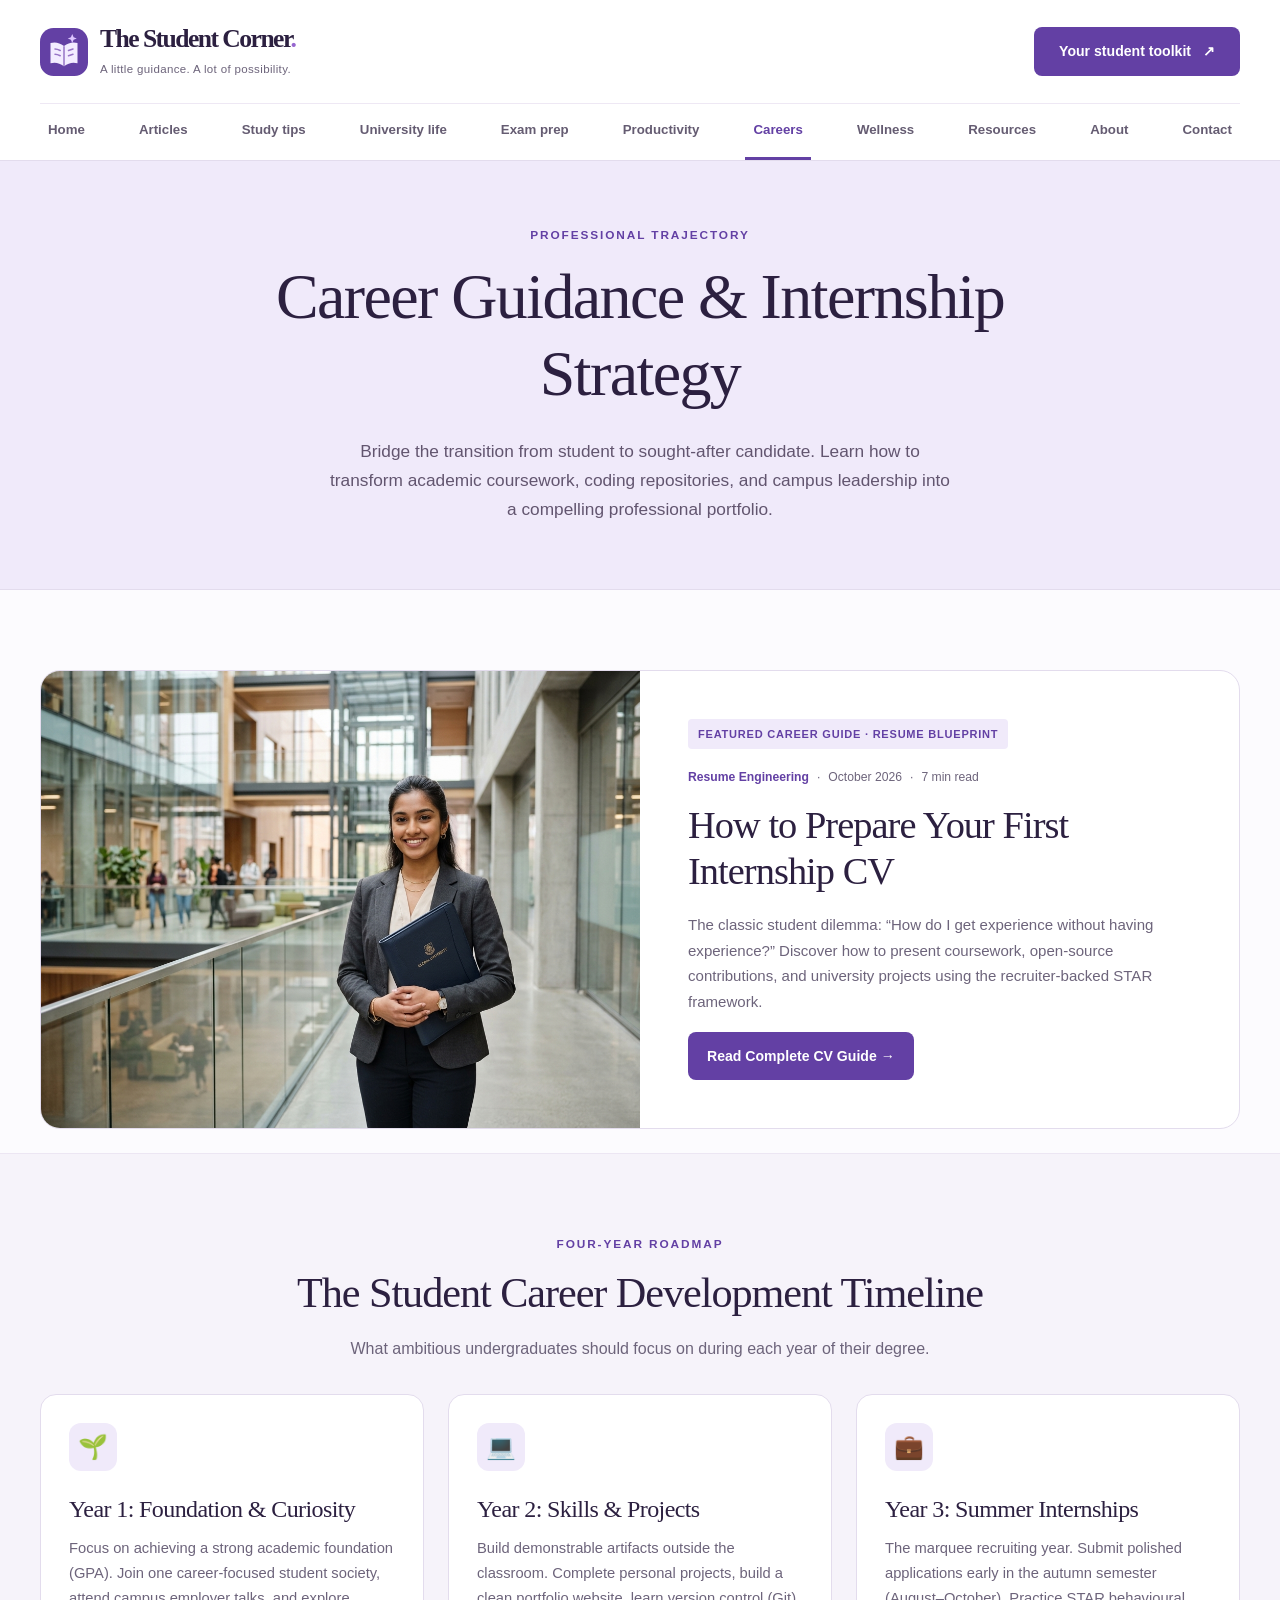
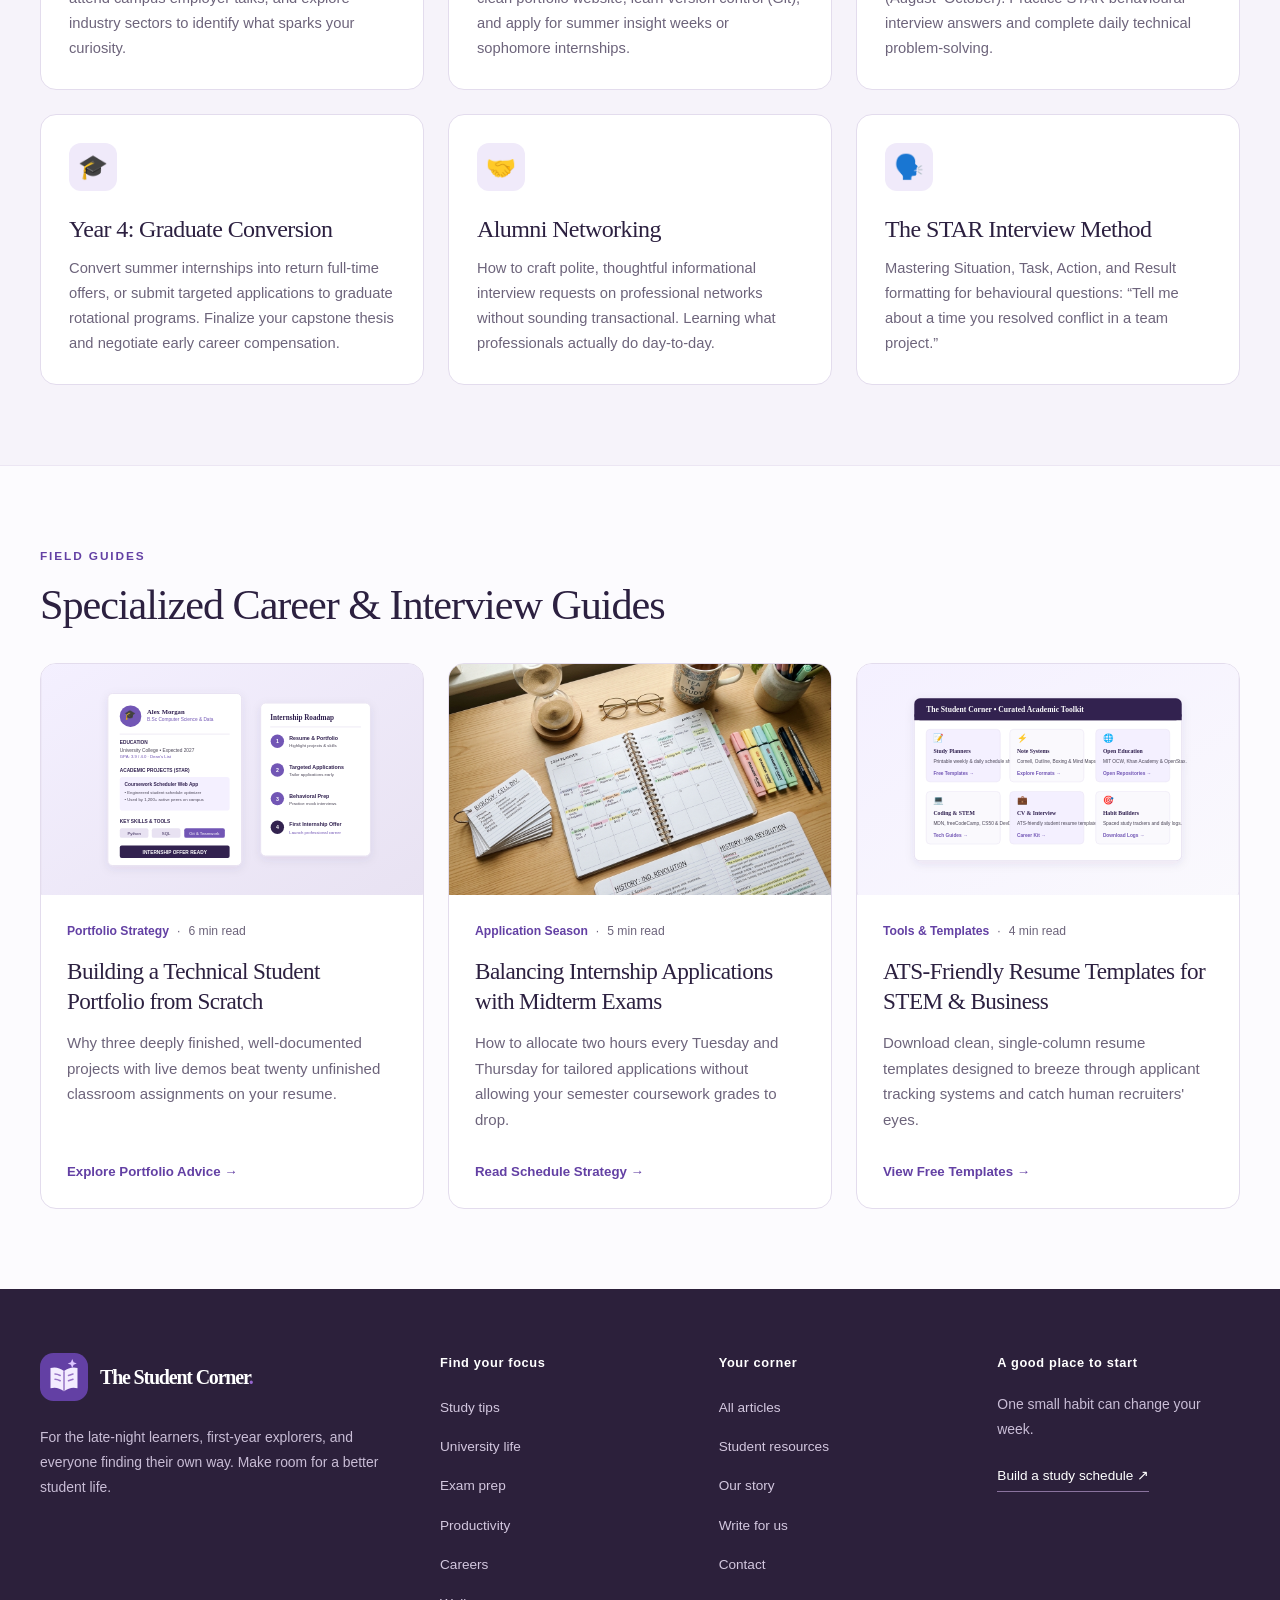
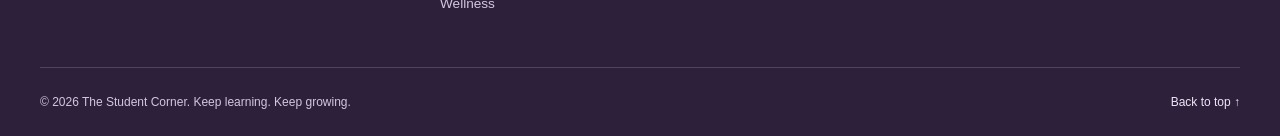
<file: career.html>
<!DOCTYPE html>
<html lang="en">
<head>
  <meta charset="UTF-8">
  <meta name="viewport" content="width=device-width, initial-scale=1.0">
  <title>Career Guidance &amp; Internship Readiness — The Student Corner</title>
  <meta name="description" content="Land your first competitive internship. Master student CV formatting, portfolio creation, behavioural interviews, and professional networking.">
  <meta property="og:title" content="Career Guidance &amp; Internship Readiness — The Student Corner">
  <meta property="og:description" content="Actionable career blueprints for college students: resumes without prior experience, portfolios, and interview strategies.">
  <meta property="og:type" content="article">
  <link rel="stylesheet" href="css/style.css">
  <link rel="icon" type="image/svg+xml" href="images/logo.svg">
  <meta name="theme-color" content="#6340a4">
</head>
<body id="top">

  <!-- Site Header & Navigation -->
  <a class="skip-link" href="#main">Skip to content</a><header class="site-header">
<div class="container">
<div class="header-bar">
<a class="site-brand" href="index.html" aria-label="The Student Corner home">
<img src="images/logo.svg" width="48" height="48" alt="">
<span class="brand-text">
<span class="brand-name">The Student Corner<span class="brand-dot">.</span>
</span>
<span class="brand-tagline">A little guidance. A lot of possibility.</span>
</span>
</a>
<a class="btn btn-primary header-cta" href="resources.html">Your student toolkit <span aria-hidden="true">↗</span>
</a>
</div>
<nav class="desktop-nav" aria-label="Main navigation">
<ul class="nav-list">
<li>
<a href="index.html">Home</a>
</li>
<li>
<a href="blogs.html">Articles</a>
</li>
<li>
<a href="study-tips.html">Study tips</a>
</li>
<li>
<a href="university-life.html">University life</a>
</li>
<li>
<a href="exam-prep.html">Exam prep</a>
</li>
<li>
<a href="productivity.html">Productivity</a>
</li>
<li>
<a href="career.html" aria-current="page">Careers</a>
</li>
<li>
<a href="wellness.html">Wellness</a>
</li>
<li>
<a href="resources.html">Resources</a>
</li>
<li>
<a href="about.html">About</a>
</li>
<li>
<a href="contact.html">Contact</a>
</li>
</ul>
</nav>
<details class="mobile-menu">
<summary>Explore the Corner <span aria-hidden="true">＋</span>
</summary>
<nav aria-label="Main navigation">
<ul class="nav-list">
<li>
<a href="index.html">Home</a>
</li>
<li>
<a href="blogs.html">Articles</a>
</li>
<li>
<a href="study-tips.html">Study tips</a>
</li>
<li>
<a href="university-life.html">University life</a>
</li>
<li>
<a href="exam-prep.html">Exam prep</a>
</li>
<li>
<a href="productivity.html">Productivity</a>
</li>
<li>
<a href="career.html" aria-current="page">Careers</a>
</li>
<li>
<a href="wellness.html">Wellness</a>
</li>
<li>
<a href="resources.html">Resources</a>
</li>
<li>
<a href="about.html">About</a>
</li>
<li>
<a href="contact.html">Contact</a>
</li>
</ul>
</nav>
</details>
</div>
</header>

  <main class="site-main" id="main" tabindex="-1">

    <!-- Page Hero Banner -->
    <section class="page-hero">
      <div class="container">
        <span class="section-kicker">Professional Trajectory</span>
        <h1 class="hero-title">Career Guidance &amp; Internship Strategy</h1>
        <p class="hero-description">
          Bridge the transition from student to sought-after candidate. Learn how to transform academic coursework, coding repositories, and campus leadership into a compelling professional portfolio.
        </p>
      </div>
    </section>

    <!-- Category Featured Guide -->
    <section class="editorial-27 section">
      <div class="container">
        <article class="featured-card">
          <div class="featured-card-image">
            <img src="images/career-interview.jpg" alt="Student holding resume portfolio folder in modern office" width="800" height="500">
          </div>
          <div class="featured-card-content">
            <span class="featured-badge">Featured Career Guide · Resume Blueprint</span>
            <div class="article-meta">
              <span class="category">Resume Engineering</span>
              <span class="separator">·</span>
              <span>October 2026</span>
              <span class="separator">·</span>
              <span>7 min read</span>
            </div>
            <h2 class="featured-title">
              <a href="article-career.html">How to Prepare Your First Internship CV</a>
            </h2>
            <p class="featured-excerpt">
              The classic student dilemma: “How do I get experience without having experience?” Discover how to present coursework, open-source contributions, and university projects using the recruiter-backed STAR framework.
            </p>
            <div>
              <a href="article-career.html" class="btn btn-primary btn-sm">Read Complete CV Guide →</a>
            </div>
          </div>
        </article>
      </div>
    </section>

    <!-- Career Roadmap Steps -->
    <section class="section section-alt">
      <div class="container">
        <div class="section-header text-center">
          <span class="section-kicker">Four-Year Roadmap</span>
          <h2 class="section-title">The Student Career Development Timeline</h2>
          <p class="section-subtitle">
            What ambitious undergraduates should focus on during each year of their degree.
          </p>
        </div>

        <div class="categories-grid">
          <div class="category-card">
            <div class="category-icon">🌱</div>
            <h3>Year 1: Foundation &amp; Curiosity</h3>
            <p>
              Focus on achieving a strong academic foundation (GPA). Join one career-focused student society, attend campus employer talks, and explore industry sectors to identify what sparks your curiosity.
            </p>
          </div>

          <div class="category-card">
            <div class="category-icon">💻</div>
            <h3>Year 2: Skills &amp; Projects</h3>
            <p>
              Build demonstrable artifacts outside the classroom. Complete personal projects, build a clean portfolio website, learn version control (Git), and apply for summer insight weeks or sophomore internships.
            </p>
          </div>

          <div class="category-card">
            <div class="category-icon">💼</div>
            <h3>Year 3: Summer Internships</h3>
            <p>
              The marquee recruiting year. Submit polished applications early in the autumn semester (August–October). Practice STAR behavioural interview answers and complete daily technical problem-solving.
            </p>
          </div>

          <div class="category-card">
            <div class="category-icon">🎓</div>
            <h3>Year 4: Graduate Conversion</h3>
            <p>
              Convert summer internships into return full-time offers, or submit targeted applications to graduate rotational programs. Finalize your capstone thesis and negotiate early career compensation.
            </p>
          </div>

          <div class="category-card">
            <div class="category-icon">🤝</div>
            <h3>Alumni Networking</h3>
            <p>
              How to craft polite, thoughtful informational interview requests on professional networks without sounding transactional. Learning what professionals actually do day-to-day.
            </p>
          </div>

          <div class="category-card">
            <div class="category-icon">🗣️</div>
            <h3>The STAR Interview Method</h3>
            <p>
              Mastering Situation, Task, Action, and Result formatting for behavioural questions: “Tell me about a time you resolved conflict in a team project.”
            </p>
          </div>
        </div>
      </div>
    </section>

    <!-- Career Advice Articles Grid -->
    <section class="section">
      <div class="container">
        <div class="section-header">
          <span class="section-kicker">Field Guides</span>
          <h2 class="section-title">Specialized Career &amp; Interview Guides</h2>
        </div>

        <div class="articles-grid">
          <article class="article-card">
            <div class="article-card-image">
              <img src="images/career.svg" alt="Student career trajectory illustration" width="800" height="500">
            </div>
            <div class="article-card-content">
              <div class="article-meta">
                <span class="category">Portfolio Strategy</span>
                <span class="separator">·</span>
                <span>6 min read</span>
              </div>
              <h3 class="article-card-title">
                <a href="article-career.html">Building a Technical Student Portfolio from Scratch</a>
              </h3>
              <p class="article-card-excerpt">
                Why three deeply finished, well-documented projects with live demos beat twenty unfinished classroom assignments on your resume.
              </p>
              <a href="article-career.html" class="card-link">Explore Portfolio Advice →</a>
            </div>
          </article>

          <article class="article-card">
            <div class="article-card-image">
              <img src="images/exam-setup.jpg" alt="Weekly schedule calendar with time blocking intervals" width="800" height="500">
            </div>
            <div class="article-card-content">
              <div class="article-meta">
                <span class="category">Application Season</span>
                <span class="separator">·</span>
                <span>5 min read</span>
              </div>
              <h3 class="article-card-title">
                <a href="article-time.html">Balancing Internship Applications with Midterm Exams</a>
              </h3>
              <p class="article-card-excerpt">
                How to allocate two hours every Tuesday and Thursday for tailored applications without allowing your semester coursework grades to drop.
              </p>
              <a href="article-time.html" class="card-link">Read Schedule Strategy →</a>
            </div>
          </article>

          <article class="article-card">
            <div class="article-card-image">
              <img src="images/resources.svg" alt="Student resources directory" width="800" height="500">
            </div>
            <div class="article-card-content">
              <div class="article-meta">
                <span class="category">Tools &amp; Templates</span>
                <span class="separator">·</span>
                <span>4 min read</span>
              </div>
              <h3 class="article-card-title">
                <a href="resources.html">ATS-Friendly Resume Templates for STEM &amp; Business</a>
              </h3>
              <p class="article-card-excerpt">
                Download clean, single-column resume templates designed to breeze through applicant tracking systems and catch human recruiters' eyes.
              </p>
              <a href="resources.html" class="card-link">View Free Templates →</a>
            </div>
          </article>
        </div>
      </div>
    </section>

  </main>

  <!-- Site Footer -->
  <footer class="site-footer">
<div class="container">
<div class="footer-grid">
<div class="footer-brand">
<a class="site-brand" href="index.html" aria-label="The Student Corner home">
<img src="images/logo.svg" width="48" height="48" alt="">
<span class="brand-text">
<span class="brand-name">The Student Corner<span class="brand-dot">.</span>
</span>
<span class="brand-tagline">A little guidance. A lot of possibility.</span>
</span>
</a>
<p class="footer-desc">For the late-night learners, first-year explorers, and everyone finding their own way. Make room for a better student life.</p>
</div>
<div class="footer-col">
<h2>Find your focus</h2>
<ul class="footer-links">
<li>
<a href="study-tips.html">Study tips</a>
</li>
<li>
<a href="university-life.html">University life</a>
</li>
<li>
<a href="exam-prep.html">Exam prep</a>
</li>
<li>
<a href="productivity.html">Productivity</a>
</li>
<li>
<a href="career.html">Careers</a>
</li>
<li>
<a href="wellness.html">Wellness</a>
</li>
</ul>
</div>
<div class="footer-col">
<h2>Your corner</h2>
<ul class="footer-links">
<li>
<a href="blogs.html">All articles</a>
</li>
<li>
<a href="resources.html">Student resources</a>
</li>
<li>
<a href="about.html">Our story</a>
</li>
<li>
<a href="write-for-us.html">Write for us</a>
</li>
<li>
<a href="contact.html">Contact</a>
</li>
</ul>
</div>
<div class="footer-col">
<h2>A good place to start</h2>
<p class="footer-desc">One small habit can change your week.</p>
<a class="footer-feature" href="article-time.html">Build a study schedule <span aria-hidden="true">↗</span>
</a>
</div>
</div>
<div class="footer-bottom">
<p>© 2026 The Student Corner. Keep learning. Keep growing.</p>
<a class="back-to-top" href="#top">Back to top ↑</a>
</div>
</div>
</footer>

</body>
</html>
</file>
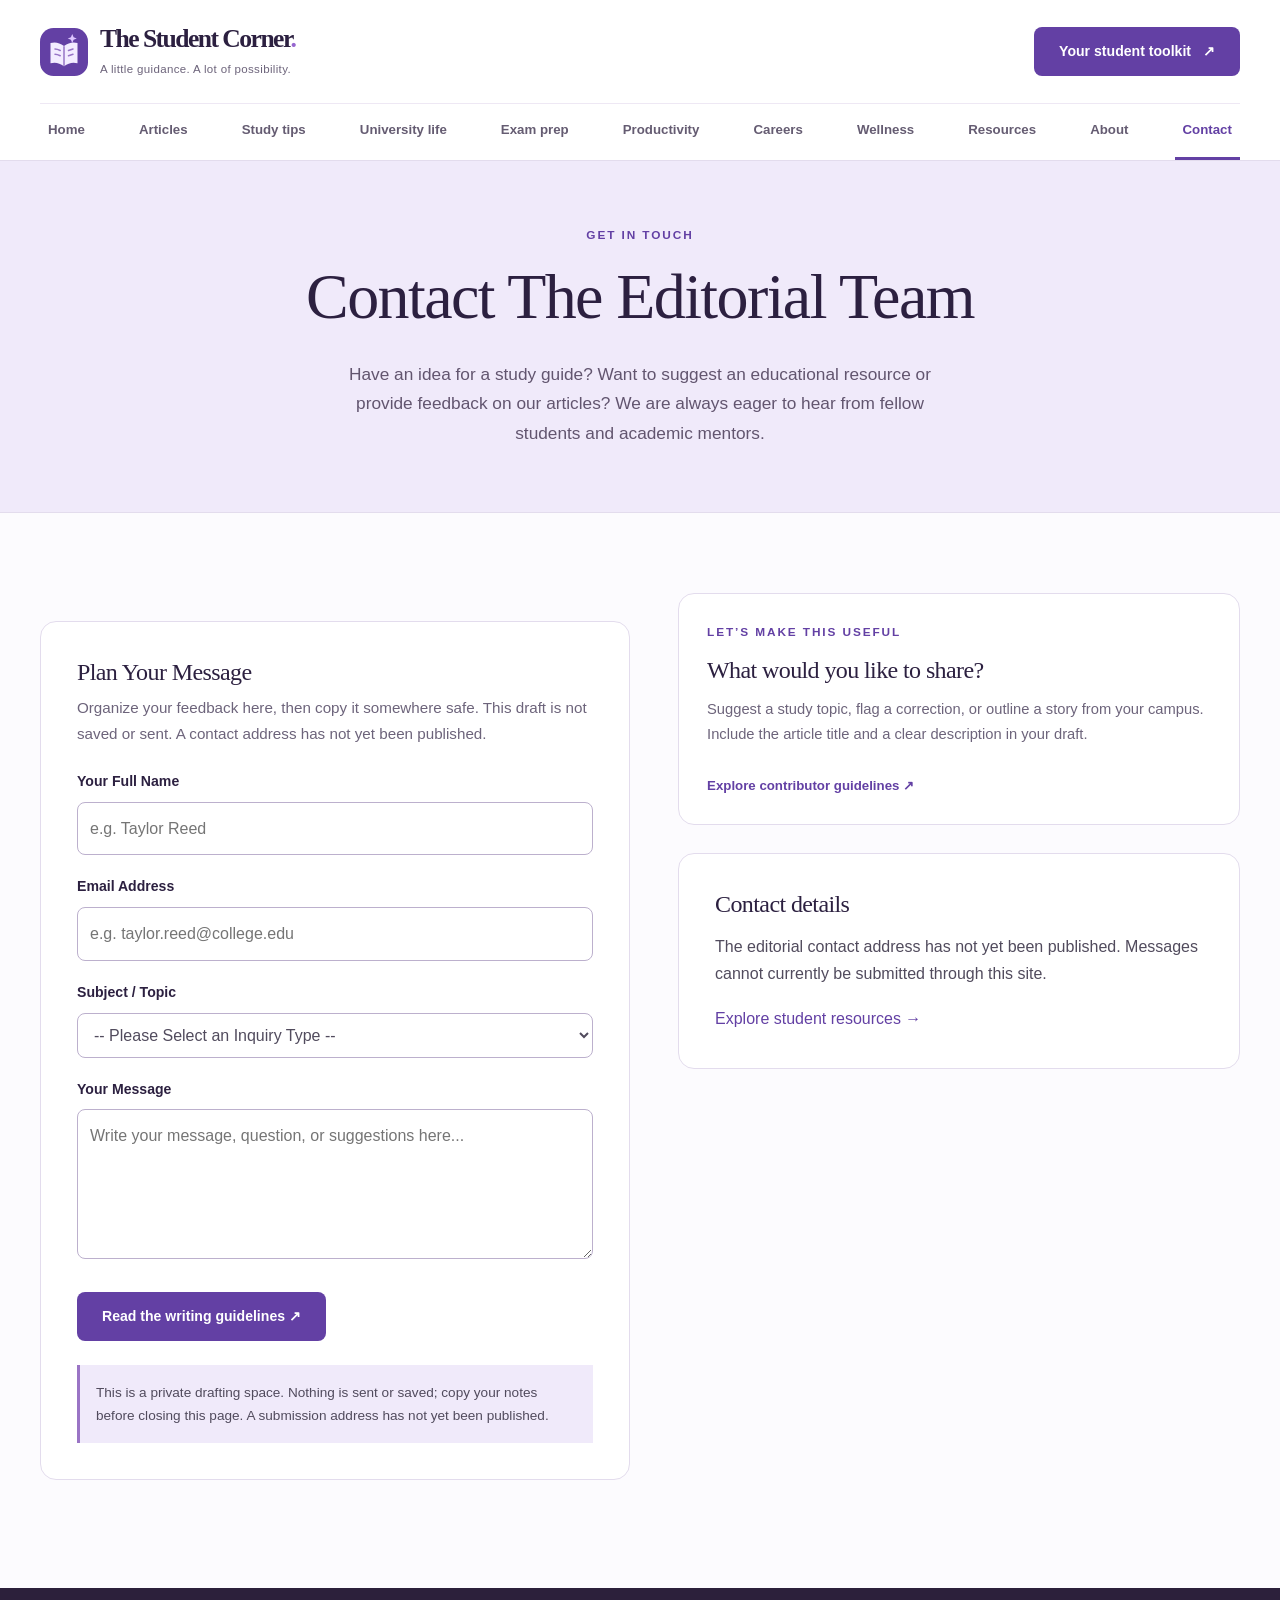
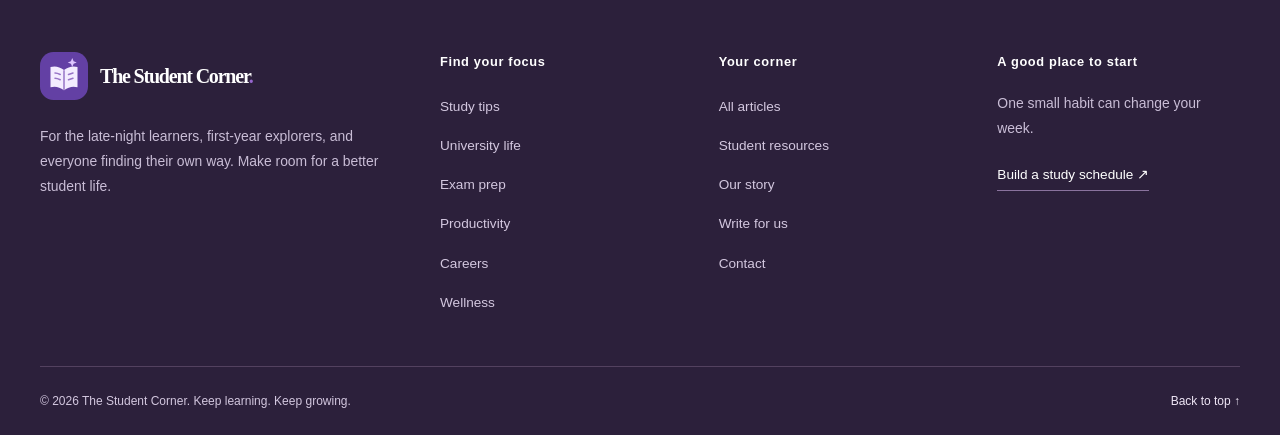
<file: contact.html>
<!DOCTYPE html>
<html lang="en">
<head>
  <meta charset="UTF-8">
  <meta name="viewport" content="width=device-width, initial-scale=1.0">
  <title>Contact Us — The Student Corner</title>
  <meta name="description" content="Get in touch with The Student Corner editorial team. Prepare study guide requests, student life questions, and article feedback.">
  <meta property="og:title" content="Contact Us — The Student Corner">
  <meta property="og:description" content="Contact the editorial board of The Student Corner. Plan feedback, suggest student topics, and explore contributor guidelines.">
  <meta property="og:type" content="website">
  <link rel="stylesheet" href="css/style.css">
  <link rel="icon" type="image/svg+xml" href="images/logo.svg">
  <meta name="theme-color" content="#6340a4">
</head>
<body id="top">

  <!-- Site Header & Navigation -->
  <a class="skip-link" href="#main">Skip to content</a><header class="site-header">
<div class="container">
<div class="header-bar">
<a class="site-brand" href="index.html" aria-label="The Student Corner home">
<img src="images/logo.svg" width="48" height="48" alt="">
<span class="brand-text">
<span class="brand-name">The Student Corner<span class="brand-dot">.</span>
</span>
<span class="brand-tagline">A little guidance. A lot of possibility.</span>
</span>
</a>
<a class="btn btn-primary header-cta" href="resources.html">Your student toolkit <span aria-hidden="true">↗</span>
</a>
</div>
<nav class="desktop-nav" aria-label="Main navigation">
<ul class="nav-list">
<li>
<a href="index.html">Home</a>
</li>
<li>
<a href="blogs.html">Articles</a>
</li>
<li>
<a href="study-tips.html">Study tips</a>
</li>
<li>
<a href="university-life.html">University life</a>
</li>
<li>
<a href="exam-prep.html">Exam prep</a>
</li>
<li>
<a href="productivity.html">Productivity</a>
</li>
<li>
<a href="career.html">Careers</a>
</li>
<li>
<a href="wellness.html">Wellness</a>
</li>
<li>
<a href="resources.html">Resources</a>
</li>
<li>
<a href="about.html">About</a>
</li>
<li>
<a href="contact.html" aria-current="page">Contact</a>
</li>
</ul>
</nav>
<details class="mobile-menu">
<summary>Explore the Corner <span aria-hidden="true">＋</span>
</summary>
<nav aria-label="Main navigation">
<ul class="nav-list">
<li>
<a href="index.html">Home</a>
</li>
<li>
<a href="blogs.html">Articles</a>
</li>
<li>
<a href="study-tips.html">Study tips</a>
</li>
<li>
<a href="university-life.html">University life</a>
</li>
<li>
<a href="exam-prep.html">Exam prep</a>
</li>
<li>
<a href="productivity.html">Productivity</a>
</li>
<li>
<a href="career.html">Careers</a>
</li>
<li>
<a href="wellness.html">Wellness</a>
</li>
<li>
<a href="resources.html">Resources</a>
</li>
<li>
<a href="about.html">About</a>
</li>
<li>
<a href="contact.html" aria-current="page">Contact</a>
</li>
</ul>
</nav>
</details>
</div>
</header>

  <main class="site-main" id="main" tabindex="-1">

    <!-- Page Hero Banner -->
    <section class="page-hero">
      <div class="container">
        <p class="section-kicker">Get in Touch</p>
        <h1 class="hero-title">Contact The Editorial Team</h1>
        <p class="hero-description">
          Have an idea for a study guide? Want to suggest an educational resource or provide feedback on our articles? We are always eager to hear from fellow students and academic mentors.
        </p>
      </div>
    </section>

    <!-- Contact Form & Info Grid -->
    <section class="section">
      <div class="container">
        <div class="editorial-30 hero-grid">
          <!-- Left Column: Form -->
          <div class="form-card">
            <h2 class="editorial-31">Plan Your Message</h2>
            <p class="editorial-32">
              Organize your feedback here, then copy it somewhere safe. This draft is not saved or sent. A contact address has not yet been published.
            </p>

            <div class="draft-workspace">
              <div class="form-group">
                <label for="contactName" class="form-label">Your Full Name </label>
                <input type="text" id="contactName" class="form-control" placeholder="e.g. Taylor Reed">
              </div>

              <div class="form-group">
                <label for="contactEmail" class="form-label">Email Address </label>
                <input type="email" id="contactEmail" class="form-control" placeholder="e.g. taylor.reed@college.edu">
              </div>

              <div class="form-group">
                <label for="contactSubject" class="form-label">Subject / Topic </label>
                <select id="contactSubject" class="form-control">
                  <option value="">-- Please Select an Inquiry Type --</option>
                  <option value="study-guide">Request a New Study Guide</option>
                  <option value="resource-suggestion">Suggest an Open Academic Resource</option>
                  <option value="article-feedback">Feedback on an Existing Article</option>
                  <option value="campus-partnership">Campus Society / Club Collaboration</option>
                  <option value="general">General Student Life Question</option>
                </select>
              </div>

              <div class="form-group">
                <label for="contactMessage" class="form-label">Your Message </label>
                <textarea id="contactMessage" class="form-control" placeholder="Write your message, question, or suggestions here..."></textarea>
              </div>

              

              <div class="editorial-33">
                <a class="btn btn-primary" href="write-for-us.html">Read the writing guidelines ↗</a>
              </div>

              <p class="form-static-notice">This is a private drafting space. Nothing is sent or saved; copy your notes before closing this page. A submission address has not yet been published.</p>
            </div>
          </div>

          <aside><div class="category-card"><span class="section-kicker">Let’s make this useful</span><h3>What would you like to share?</h3><p>Suggest a study topic, flag a correction, or outline a story from your campus. Include the article title and a clear description in your draft.</p><a href="write-for-us.html" class="card-link">Explore contributor guidelines ↗</a></div><div class="callout-box"><h3>Contact details</h3><p>The editorial contact address has not yet been published. Messages cannot currently be submitted through this site.</p><a href="resources.html">Explore student resources →</a></div></aside>
        </div>
      </div>
    </section>

  </main>

  <!-- Site Footer -->
  <footer class="site-footer">
<div class="container">
<div class="footer-grid">
<div class="footer-brand">
<a class="site-brand" href="index.html" aria-label="The Student Corner home">
<img src="images/logo.svg" width="48" height="48" alt="">
<span class="brand-text">
<span class="brand-name">The Student Corner<span class="brand-dot">.</span>
</span>
<span class="brand-tagline">A little guidance. A lot of possibility.</span>
</span>
</a>
<p class="footer-desc">For the late-night learners, first-year explorers, and everyone finding their own way. Make room for a better student life.</p>
</div>
<div class="footer-col">
<h2>Find your focus</h2>
<ul class="footer-links">
<li>
<a href="study-tips.html">Study tips</a>
</li>
<li>
<a href="university-life.html">University life</a>
</li>
<li>
<a href="exam-prep.html">Exam prep</a>
</li>
<li>
<a href="productivity.html">Productivity</a>
</li>
<li>
<a href="career.html">Careers</a>
</li>
<li>
<a href="wellness.html">Wellness</a>
</li>
</ul>
</div>
<div class="footer-col">
<h2>Your corner</h2>
<ul class="footer-links">
<li>
<a href="blogs.html">All articles</a>
</li>
<li>
<a href="resources.html">Student resources</a>
</li>
<li>
<a href="about.html">Our story</a>
</li>
<li>
<a href="write-for-us.html">Write for us</a>
</li>
<li>
<a href="contact.html">Contact</a>
</li>
</ul>
</div>
<div class="footer-col">
<h2>A good place to start</h2>
<p class="footer-desc">One small habit can change your week.</p>
<a class="footer-feature" href="article-time.html">Build a study schedule <span aria-hidden="true">↗</span>
</a>
</div>
</div>
<div class="footer-bottom">
<p>© 2026 The Student Corner. Keep learning. Keep growing.</p>
<a class="back-to-top" href="#top">Back to top ↑</a>
</div>
</div>
</footer>

</body>
</html>
</file>
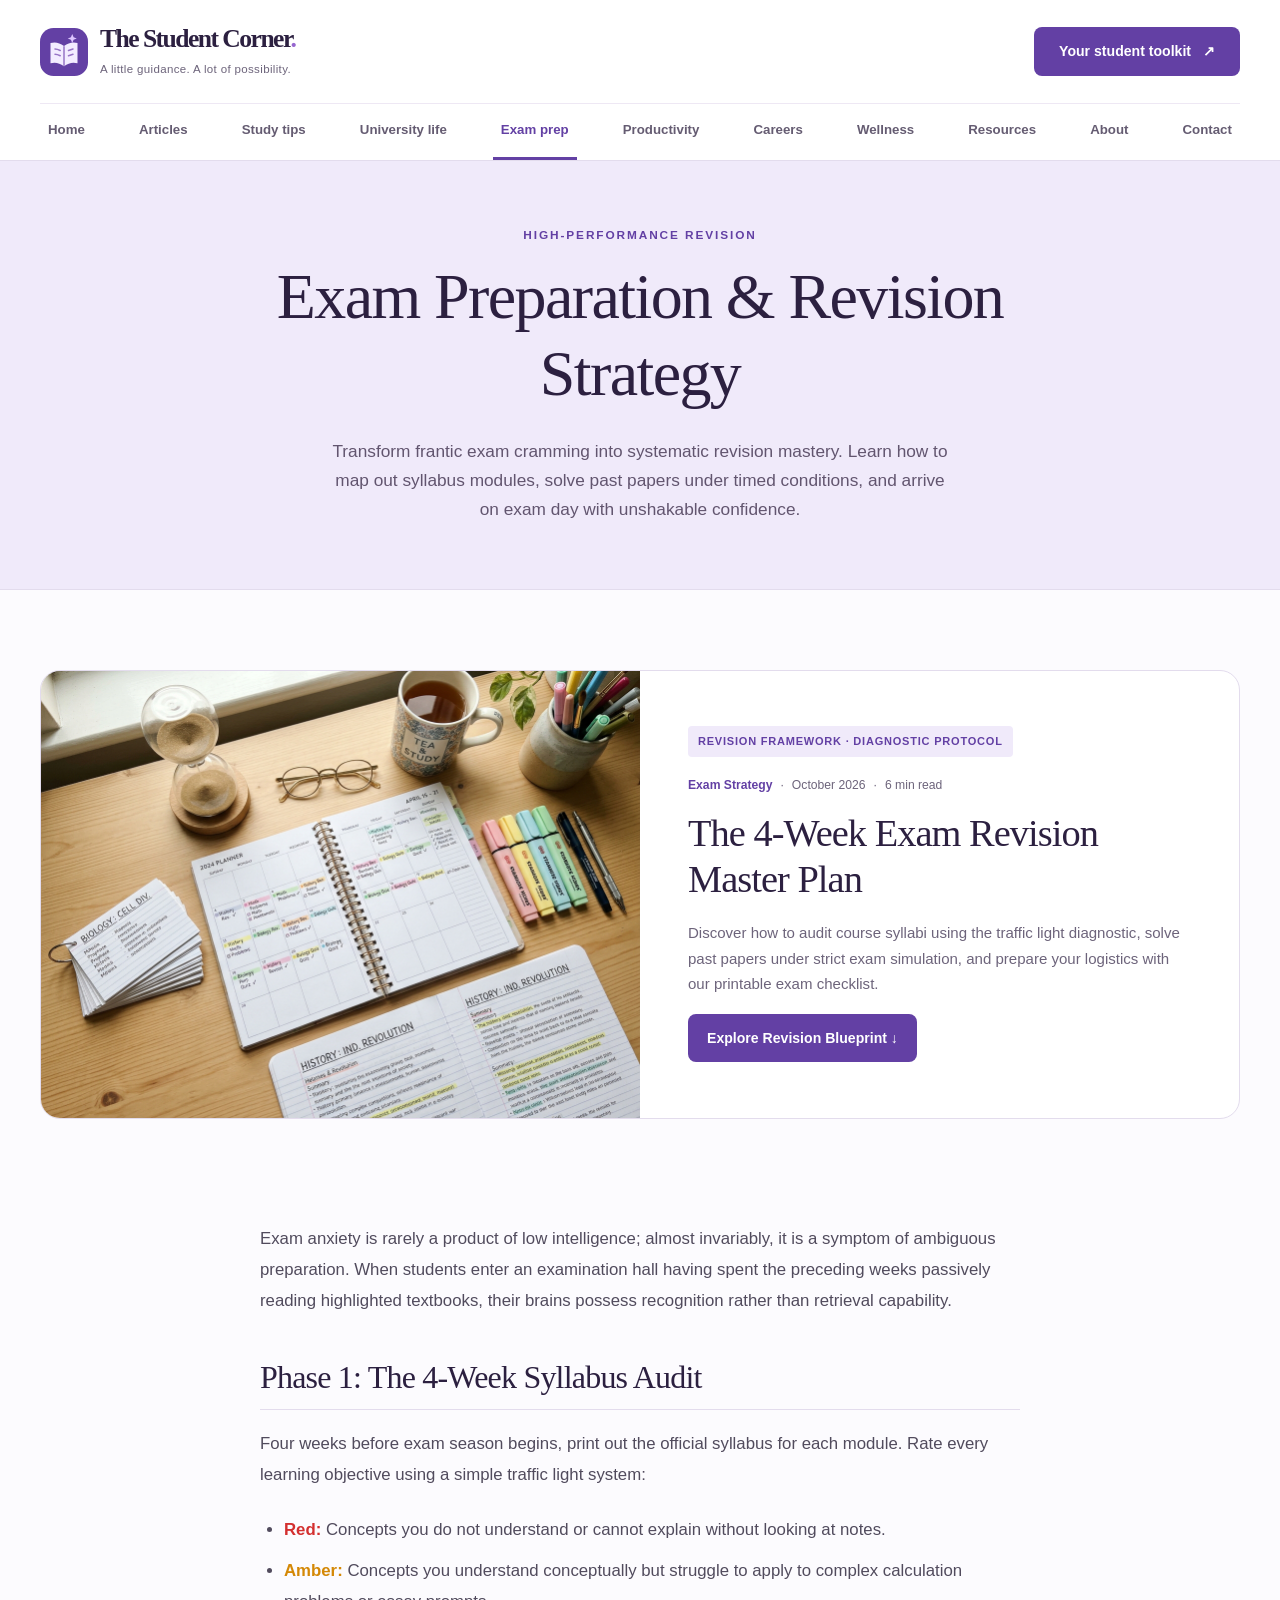
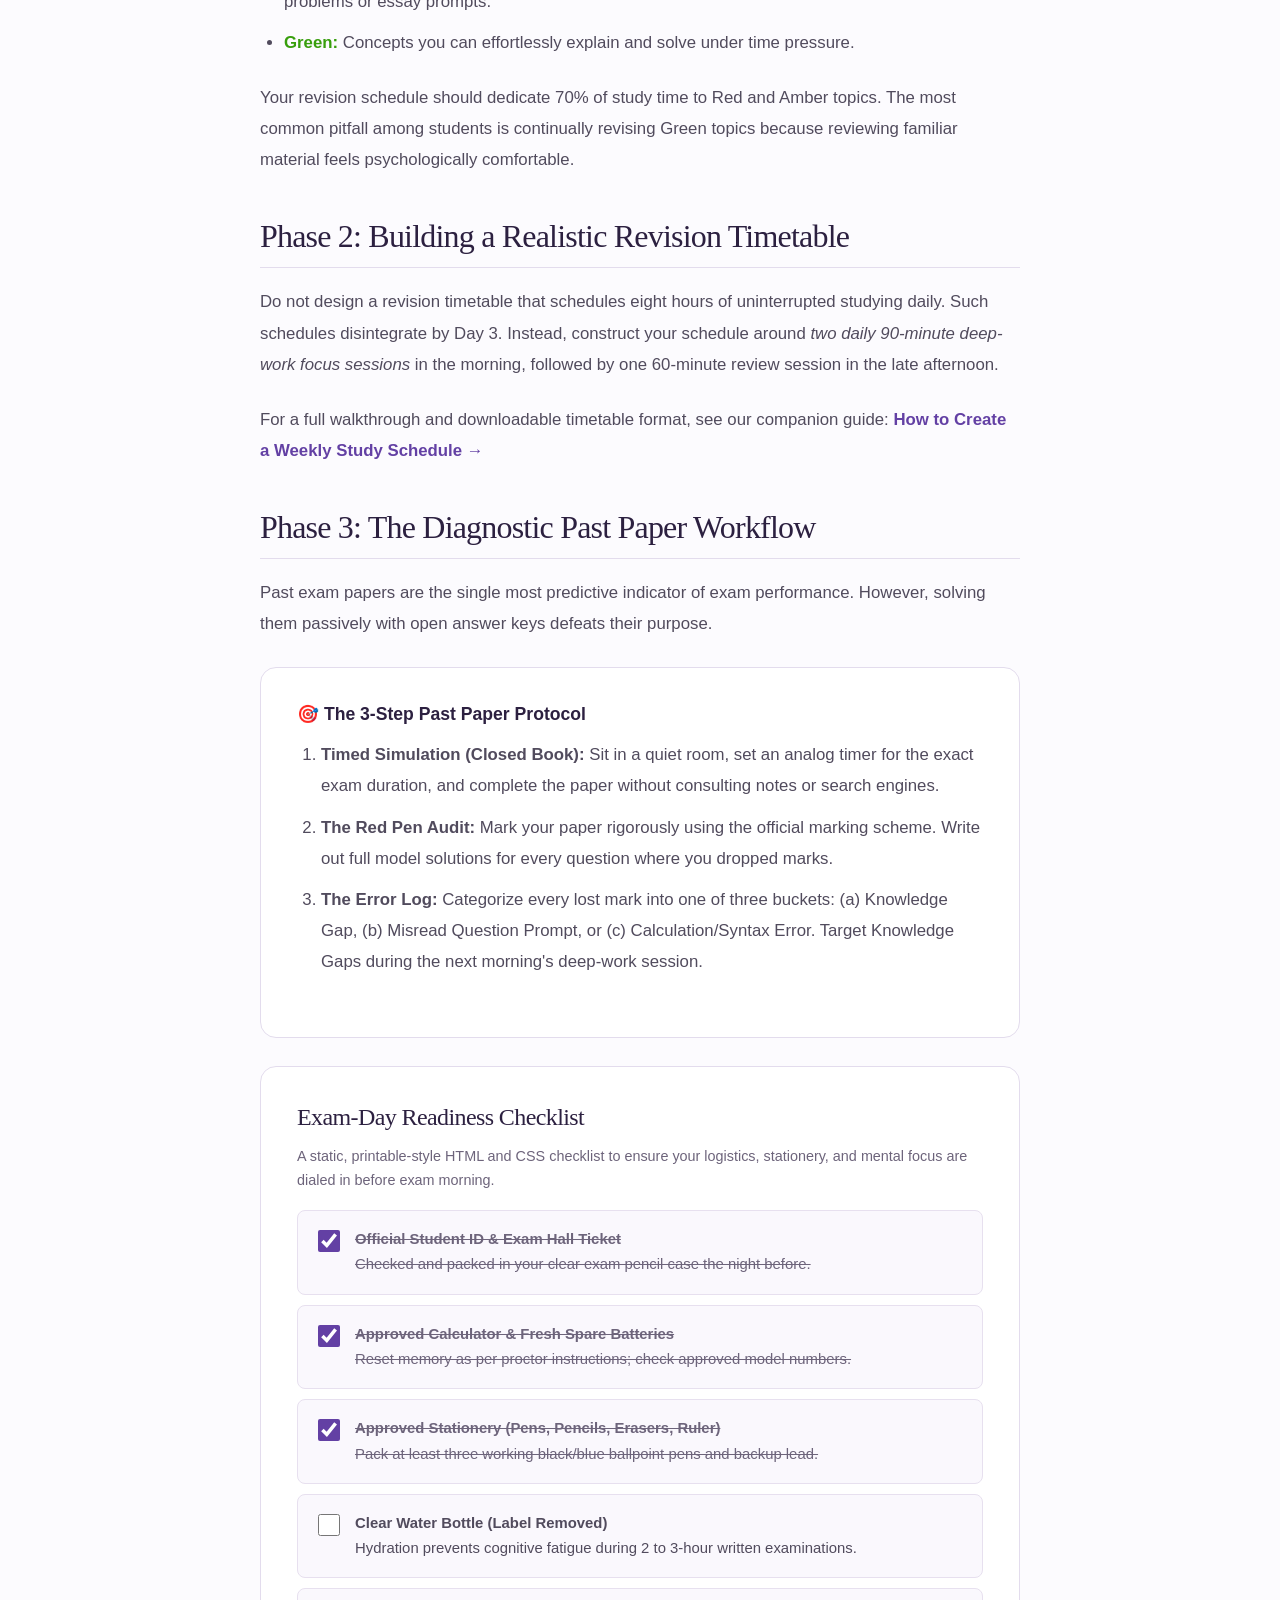
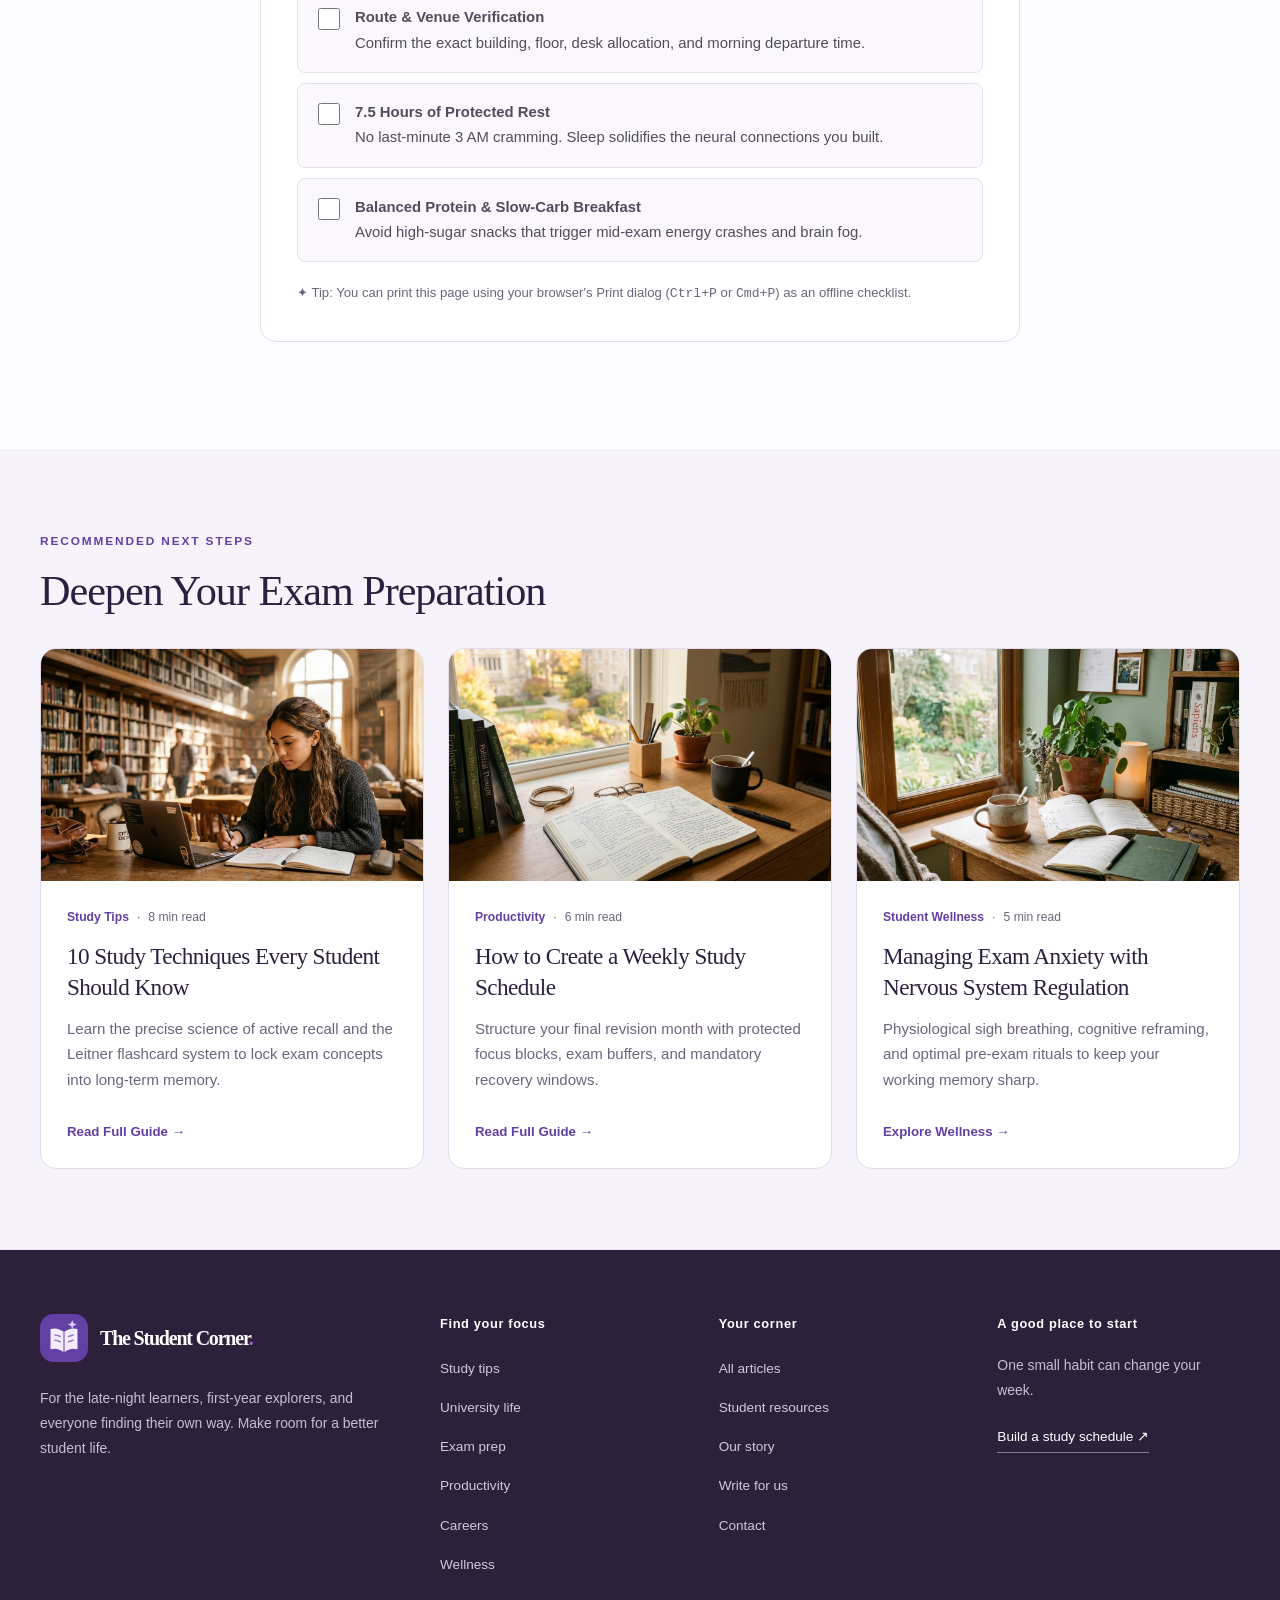
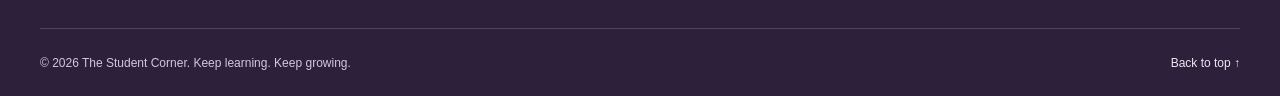
<file: exam-prep.html>
<!DOCTYPE html>
<html lang="en">
<head>
  <meta charset="UTF-8">
  <meta name="viewport" content="width=device-width, initial-scale=1.0">
  <title>Exam Preparation &amp; Revision Strategy — The Student Corner</title>
  <meta name="description" content="Master university exams with structured revision plans, past paper diagnostic workflows, spaced retrieval timetables, and a printable exam-day checklist.">
  <meta property="og:title" content="Exam Preparation &amp; Revision Strategy — The Student Corner">
  <meta property="og:description" content="Evidence-based revision frameworks and a printable exam-day readiness checklist built with pure HTML and CSS.">
  <meta property="og:type" content="article">
  <link rel="stylesheet" href="css/style.css">
  <link rel="icon" type="image/svg+xml" href="images/logo.svg">
  <meta name="theme-color" content="#6340a4">
</head>
<body id="top">

  <!-- Site Header & Navigation -->
  <a class="skip-link" href="#main">Skip to content</a><header class="site-header">
<div class="container">
<div class="header-bar">
<a class="site-brand" href="index.html" aria-label="The Student Corner home">
<img src="images/logo.svg" width="48" height="48" alt="">
<span class="brand-text">
<span class="brand-name">The Student Corner<span class="brand-dot">.</span>
</span>
<span class="brand-tagline">A little guidance. A lot of possibility.</span>
</span>
</a>
<a class="btn btn-primary header-cta" href="resources.html">Your student toolkit <span aria-hidden="true">↗</span>
</a>
</div>
<nav class="desktop-nav" aria-label="Main navigation">
<ul class="nav-list">
<li>
<a href="index.html">Home</a>
</li>
<li>
<a href="blogs.html">Articles</a>
</li>
<li>
<a href="study-tips.html">Study tips</a>
</li>
<li>
<a href="university-life.html">University life</a>
</li>
<li>
<a href="exam-prep.html" aria-current="page">Exam prep</a>
</li>
<li>
<a href="productivity.html">Productivity</a>
</li>
<li>
<a href="career.html">Careers</a>
</li>
<li>
<a href="wellness.html">Wellness</a>
</li>
<li>
<a href="resources.html">Resources</a>
</li>
<li>
<a href="about.html">About</a>
</li>
<li>
<a href="contact.html">Contact</a>
</li>
</ul>
</nav>
<details class="mobile-menu">
<summary>Explore the Corner <span aria-hidden="true">＋</span>
</summary>
<nav aria-label="Main navigation">
<ul class="nav-list">
<li>
<a href="index.html">Home</a>
</li>
<li>
<a href="blogs.html">Articles</a>
</li>
<li>
<a href="study-tips.html">Study tips</a>
</li>
<li>
<a href="university-life.html">University life</a>
</li>
<li>
<a href="exam-prep.html" aria-current="page">Exam prep</a>
</li>
<li>
<a href="productivity.html">Productivity</a>
</li>
<li>
<a href="career.html">Careers</a>
</li>
<li>
<a href="wellness.html">Wellness</a>
</li>
<li>
<a href="resources.html">Resources</a>
</li>
<li>
<a href="about.html">About</a>
</li>
<li>
<a href="contact.html">Contact</a>
</li>
</ul>
</nav>
</details>
</div>
</header>

  <main class="site-main" id="main" tabindex="-1">

    <!-- Page Hero Banner -->
    <section class="page-hero">
      <div class="container">
        <span class="section-kicker">High-Performance Revision</span>
        <h1 class="hero-title">Exam Preparation &amp; Revision Strategy</h1>
        <p class="hero-description">
          Transform frantic exam cramming into systematic revision mastery. Learn how to map out syllabus modules, solve past papers under timed conditions, and arrive on exam day with unshakable confidence.
        </p>
      </div>
    </section>

    <!-- Category Featured Guide -->
    <section class="editorial-27 section">
      <div class="container">
        <article class="featured-card">
          <div class="featured-card-image">
            <img src="images/exam-setup.jpg" alt="Exam revision desk with study planner and hourglass" width="800" height="500">
          </div>
          <div class="featured-card-content">
            <span class="featured-badge">Revision Framework · Diagnostic Protocol</span>
            <div class="article-meta">
              <span class="category">Exam Strategy</span>
              <span class="separator">·</span>
              <span>October 2026</span>
              <span class="separator">·</span>
              <span>6 min read</span>
            </div>
            <h2 class="featured-title">
              <a href="#revision-framework">The 4-Week Exam Revision Master Plan</a>
            </h2>
            <p class="featured-excerpt">
              Discover how to audit course syllabi using the traffic light diagnostic, solve past papers under strict exam simulation, and prepare your logistics with our printable exam checklist.
            </p>
            <div>
              <a href="#revision-framework" class="btn btn-primary btn-sm">Explore Revision Blueprint ↓</a>
            </div>
          </div>
        </article>
      </div>
    </section>

    <!-- Revision Methodology Guide -->
    <section class="section" id="revision-framework">
      <div class="container-narrow">
        <div class="article-body">
          <p>
            Exam anxiety is rarely a product of low intelligence; almost invariably, it is a symptom of ambiguous preparation. When students enter an examination hall having spent the preceding weeks passively reading highlighted textbooks, their brains possess recognition rather than retrieval capability.
          </p>

          <h2>Phase 1: The 4-Week Syllabus Audit</h2>
          <p>
            Four weeks before exam season begins, print out the official syllabus for each module. Rate every learning objective using a simple traffic light system:
          </p>
          <ul>
            <li><strong class="editorial-34">Red:</strong> Concepts you do not understand or cannot explain without looking at notes.</li>
            <li><strong class="editorial-35">Amber:</strong> Concepts you understand conceptually but struggle to apply to complex calculation problems or essay prompts.</li>
            <li><strong class="editorial-36">Green:</strong> Concepts you can effortlessly explain and solve under time pressure.</li>
          </ul>
          <p>
            Your revision schedule should dedicate 70% of study time to Red and Amber topics. The most common pitfall among students is continually revising Green topics because reviewing familiar material feels psychologically comfortable.
          </p>

          <h2>Phase 2: Building a Realistic Revision Timetable</h2>
          <p>
            Do not design a revision timetable that schedules eight hours of uninterrupted studying daily. Such schedules disintegrate by Day 3. Instead, construct your schedule around <em>two daily 90-minute deep-work focus sessions</em> in the morning, followed by one 60-minute review session in the late afternoon.
          </p>
          <p>
            For a full walkthrough and downloadable timetable format, see our companion guide:
            <a href="article-time.html"><strong>How to Create a Weekly Study Schedule →</strong></a>
          </p>

          <h2>Phase 3: The Diagnostic Past Paper Workflow</h2>
          <p>
            Past exam papers are the single most predictive indicator of exam performance. However, solving them passively with open answer keys defeats their purpose.
          </p>
          <div class="callout-box">
            <h4>🎯 The 3-Step Past Paper Protocol</h4>
            <ol>
              <li><strong>Timed Simulation (Closed Book):</strong> Sit in a quiet room, set an analog timer for the exact exam duration, and complete the paper without consulting notes or search engines.</li>
              <li><strong>The Red Pen Audit:</strong> Mark your paper rigorously using the official marking scheme. Write out full model solutions for every question where you dropped marks.</li>
              <li><strong>The Error Log:</strong> Categorize every lost mark into one of three buckets: (a) Knowledge Gap, (b) Misread Question Prompt, or (c) Calculation/Syntax Error. Target Knowledge Gaps during the next morning's deep-work session.</li>
            </ol>
          </div>
        </div>

        <!-- Printable-Looking HTML/CSS Checklist (NO JS) -->
        <div class="checklist-container">
          <h3 class="checklist-title">Exam-Day Readiness Checklist</h3>
          <p class="checklist-subtitle">
            A static, printable-style HTML and CSS checklist to ensure your logistics, stationery, and mental focus are dialed in before exam morning.
          </p>

          <ul class="checklist-items">
            <li class="checklist-item">
              <input type="checkbox" id="check1" class="checklist-checkbox" checked>
              <label for="check1" class="checklist-label">
                <strong>Official Student ID &amp; Exam Hall Ticket</strong>
                Checked and packed in your clear exam pencil case the night before.
              </label>
            </li>

            <li class="checklist-item">
              <input type="checkbox" id="check2" class="checklist-checkbox" checked>
              <label for="check2" class="checklist-label">
                <strong>Approved Calculator &amp; Fresh Spare Batteries</strong>
                Reset memory as per proctor instructions; check approved model numbers.
              </label>
            </li>

            <li class="checklist-item">
              <input type="checkbox" id="check3" class="checklist-checkbox" checked>
              <label for="check3" class="checklist-label">
                <strong>Approved Stationery (Pens, Pencils, Erasers, Ruler)</strong>
                Pack at least three working black/blue ballpoint pens and backup lead.
              </label>
            </li>

            <li class="checklist-item">
              <input type="checkbox" id="check4" class="checklist-checkbox">
              <label for="check4" class="checklist-label">
                <strong>Clear Water Bottle (Label Removed)</strong>
                Hydration prevents cognitive fatigue during 2 to 3-hour written examinations.
              </label>
            </li>

            <li class="checklist-item">
              <input type="checkbox" id="check5" class="checklist-checkbox">
              <label for="check5" class="checklist-label">
                <strong>Route &amp; Venue Verification</strong>
                Confirm the exact building, floor, desk allocation, and morning departure time.
              </label>
            </li>

            <li class="checklist-item">
              <input type="checkbox" id="check6" class="checklist-checkbox">
              <label for="check6" class="checklist-label">
                <strong>7.5 Hours of Protected Rest</strong>
                No last-minute 3 AM cramming. Sleep solidifies the neural connections you built.
              </label>
            </li>

            <li class="checklist-item">
              <input type="checkbox" id="check7" class="checklist-checkbox">
              <label for="check7" class="checklist-label">
                <strong>Balanced Protein &amp; Slow-Carb Breakfast</strong>
                Avoid high-sugar snacks that trigger mid-exam energy crashes and brain fog.
              </label>
            </li>
          </ul>

          <p class="editorial-37 form-help">
            ✦ Tip: You can print this page using your browser's Print dialog (<kbd>Ctrl+P</kbd> or <kbd>Cmd+P</kbd>) as an offline checklist.
          </p>
        </div>
      </div>
    </section>

    <!-- Related Articles -->
    <section class="section section-alt">
      <div class="container">
        <div class="section-header">
          <span class="section-kicker">Recommended Next Steps</span>
          <h2 class="section-title">Deepen Your Exam Preparation</h2>
        </div>

        <div class="articles-grid">
          <article class="article-card">
            <div class="article-card-image">
              <img src="images/hero-study.jpg" alt="Student studying in university library" width="800" height="500">
            </div>
            <div class="article-card-content">
              <div class="article-meta">
                <span class="category">Study Tips</span>
                <span class="separator">·</span>
                <span>8 min read</span>
              </div>
              <h3 class="article-card-title">
                <a href="article-study.html">10 Study Techniques Every Student Should Know</a>
              </h3>
              <p class="article-card-excerpt">
                Learn the precise science of active recall and the Leitner flashcard system to lock exam concepts into long-term memory.
              </p>
              <a href="article-study.html" class="card-link">Read Full Guide →</a>
            </div>
          </article>

          <article class="article-card">
            <div class="article-card-image">
              <img src="images/featured-work.jpg" alt="Study desk with weekly planner and notes" width="800" height="500">
            </div>
            <div class="article-card-content">
              <div class="article-meta">
                <span class="category">Productivity</span>
                <span class="separator">·</span>
                <span>6 min read</span>
              </div>
              <h3 class="article-card-title">
                <a href="article-time.html">How to Create a Weekly Study Schedule</a>
              </h3>
              <p class="article-card-excerpt">
                Structure your final revision month with protected focus blocks, exam buffers, and mandatory recovery windows.
              </p>
              <a href="article-time.html" class="card-link">Read Full Guide →</a>
            </div>
          </article>

          <article class="article-card">
            <div class="article-card-image">
              <img src="images/wellness-mindful.jpg" alt="Student wellness and study break balance visual" width="800" height="500">
            </div>
            <div class="article-card-content">
              <div class="article-meta">
                <span class="category">Student Wellness</span>
                <span class="separator">·</span>
                <span>5 min read</span>
              </div>
              <h3 class="article-card-title">
                <a href="wellness.html">Managing Exam Anxiety with Nervous System Regulation</a>
              </h3>
              <p class="article-card-excerpt">
                Physiological sigh breathing, cognitive reframing, and optimal pre-exam rituals to keep your working memory sharp.
              </p>
              <a href="wellness.html" class="card-link">Explore Wellness →</a>
            </div>
          </article>
        </div>
      </div>
    </section>

  </main>

  <!-- Site Footer -->
  <footer class="site-footer">
<div class="container">
<div class="footer-grid">
<div class="footer-brand">
<a class="site-brand" href="index.html" aria-label="The Student Corner home">
<img src="images/logo.svg" width="48" height="48" alt="">
<span class="brand-text">
<span class="brand-name">The Student Corner<span class="brand-dot">.</span>
</span>
<span class="brand-tagline">A little guidance. A lot of possibility.</span>
</span>
</a>
<p class="footer-desc">For the late-night learners, first-year explorers, and everyone finding their own way. Make room for a better student life.</p>
</div>
<div class="footer-col">
<h2>Find your focus</h2>
<ul class="footer-links">
<li>
<a href="study-tips.html">Study tips</a>
</li>
<li>
<a href="university-life.html">University life</a>
</li>
<li>
<a href="exam-prep.html">Exam prep</a>
</li>
<li>
<a href="productivity.html">Productivity</a>
</li>
<li>
<a href="career.html">Careers</a>
</li>
<li>
<a href="wellness.html">Wellness</a>
</li>
</ul>
</div>
<div class="footer-col">
<h2>Your corner</h2>
<ul class="footer-links">
<li>
<a href="blogs.html">All articles</a>
</li>
<li>
<a href="resources.html">Student resources</a>
</li>
<li>
<a href="about.html">Our story</a>
</li>
<li>
<a href="write-for-us.html">Write for us</a>
</li>
<li>
<a href="contact.html">Contact</a>
</li>
</ul>
</div>
<div class="footer-col">
<h2>A good place to start</h2>
<p class="footer-desc">One small habit can change your week.</p>
<a class="footer-feature" href="article-time.html">Build a study schedule <span aria-hidden="true">↗</span>
</a>
</div>
</div>
<div class="footer-bottom">
<p>© 2026 The Student Corner. Keep learning. Keep growing.</p>
<a class="back-to-top" href="#top">Back to top ↑</a>
</div>
</div>
</footer>

</body>
</html>
</file>
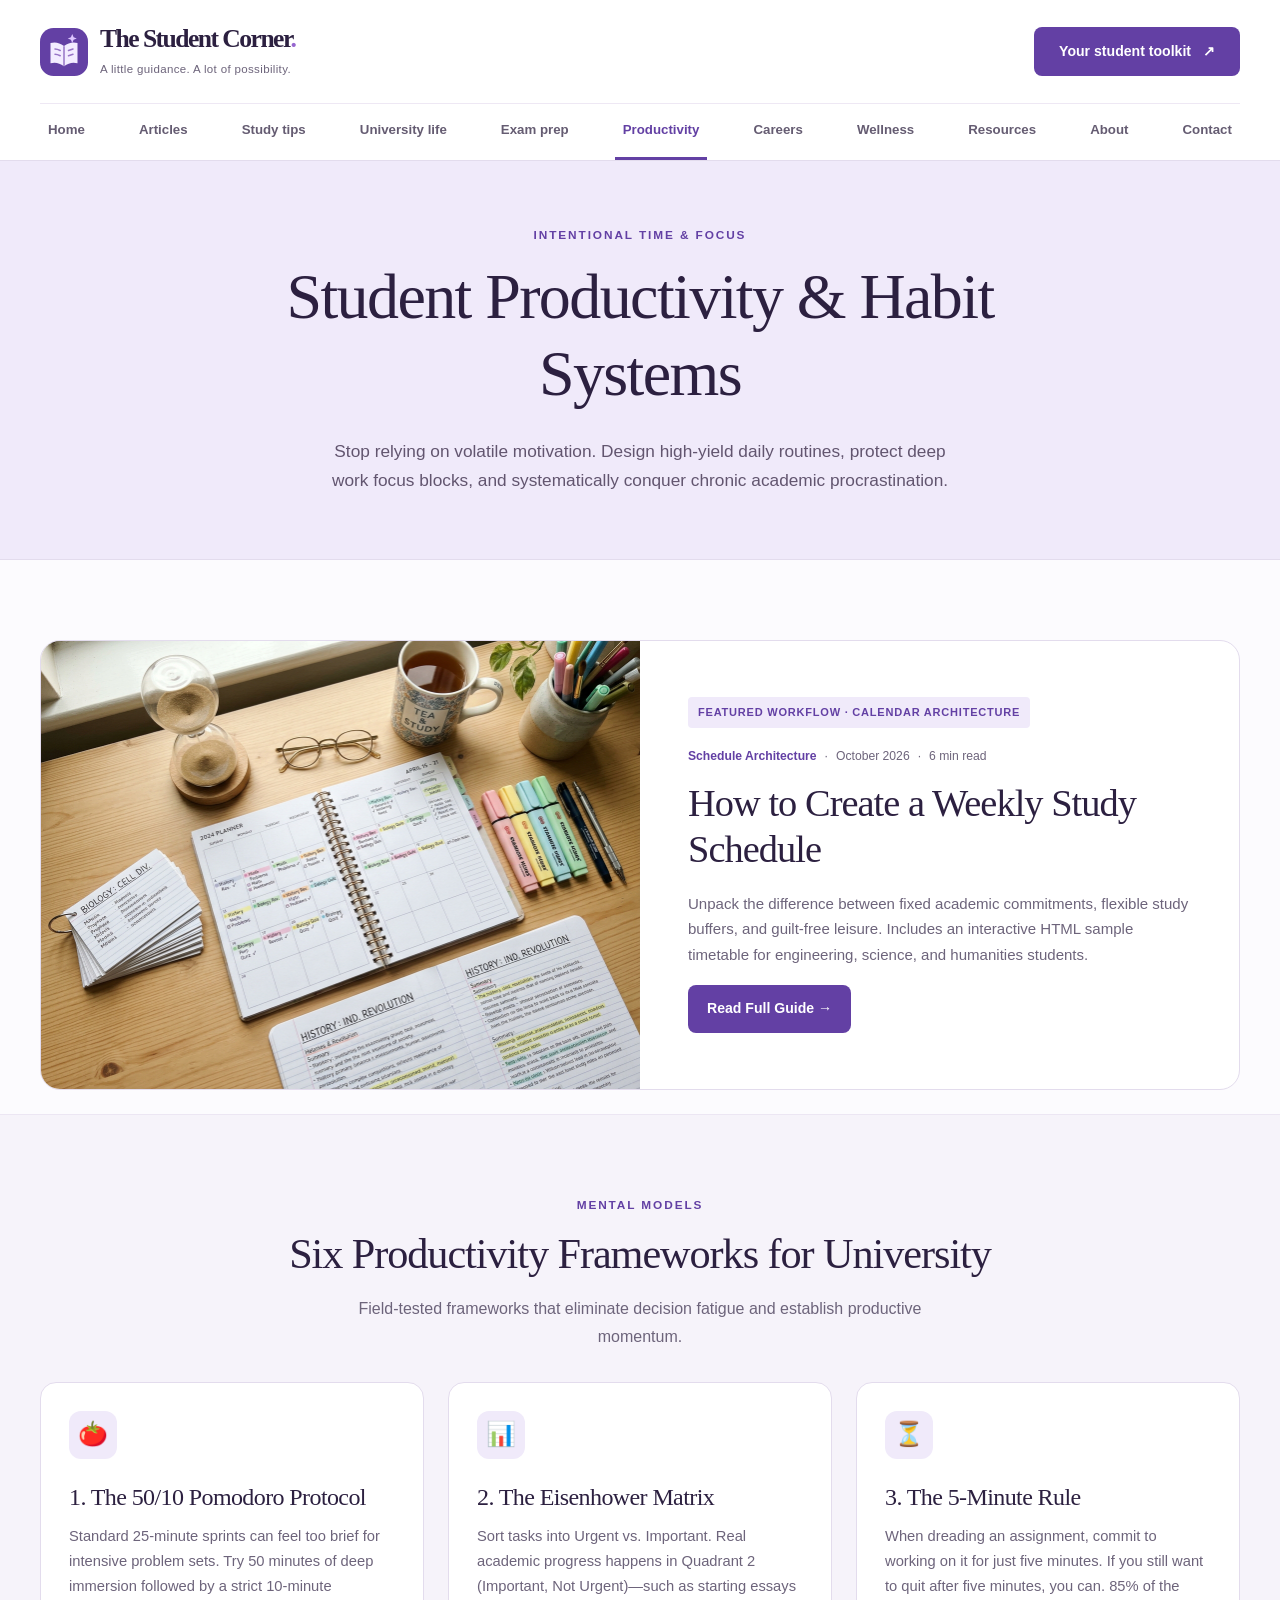
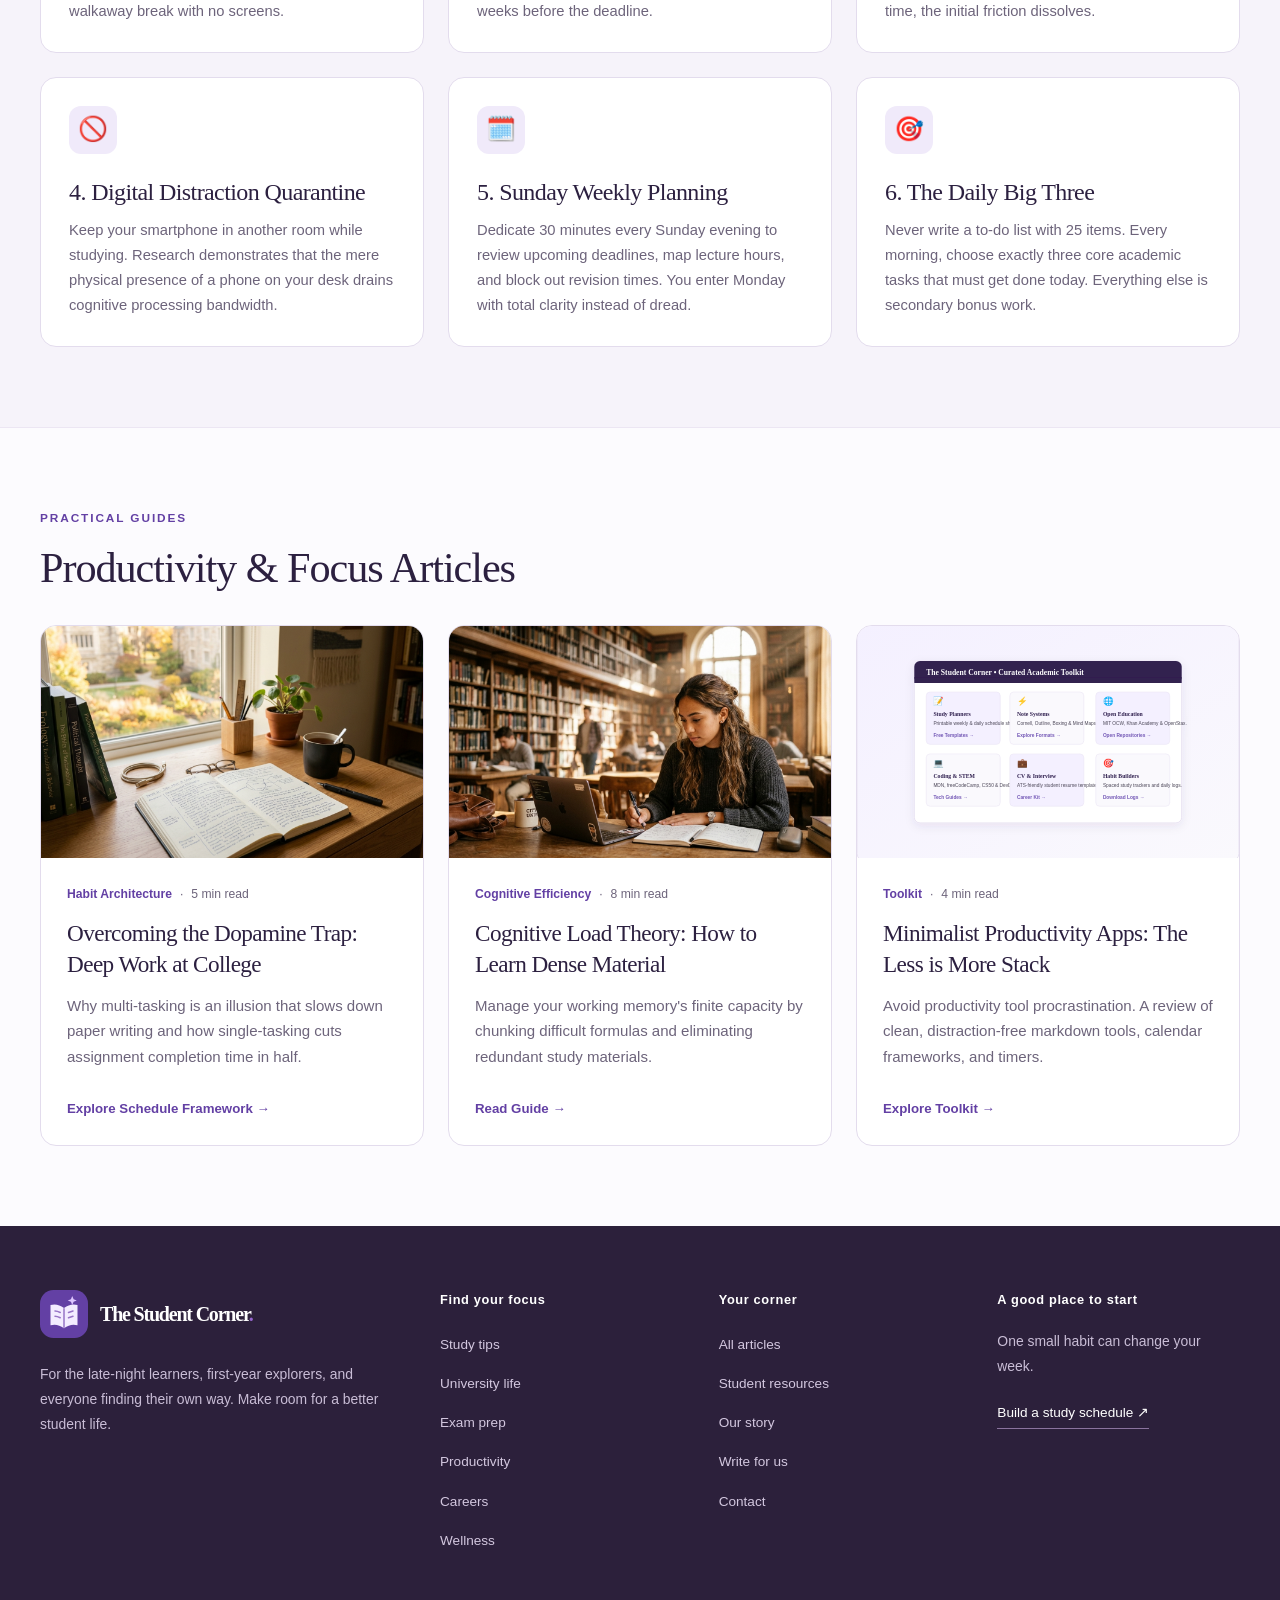
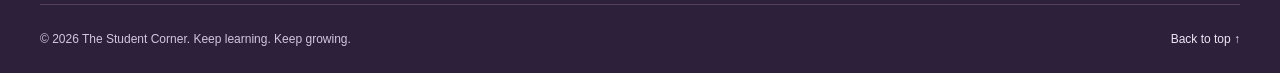
<file: productivity.html>
<!DOCTYPE html>
<html lang="en">
<head>
  <meta charset="UTF-8">
  <meta name="viewport" content="width=device-width, initial-scale=1.0">
  <title>Student Productivity &amp; Time Management — The Student Corner</title>
  <meta name="description" content="Discover actionable frameworks to overcome procrastination, manage semester deadlines, master deep work, and build consistent daily academic habits.">
  <meta property="og:title" content="Student Productivity &amp; Time Management — The Student Corner">
  <meta property="og:description" content="Time blocking, the Eisenhower Matrix, Pomodoro protocols, and digital distraction cures for collegiate success.">
  <meta property="og:type" content="article">
  <link rel="stylesheet" href="css/style.css">
  <link rel="icon" type="image/svg+xml" href="images/logo.svg">
  <meta name="theme-color" content="#6340a4">
</head>
<body id="top">

  <!-- Site Header & Navigation -->
  <a class="skip-link" href="#main">Skip to content</a><header class="site-header">
<div class="container">
<div class="header-bar">
<a class="site-brand" href="index.html" aria-label="The Student Corner home">
<img src="images/logo.svg" width="48" height="48" alt="">
<span class="brand-text">
<span class="brand-name">The Student Corner<span class="brand-dot">.</span>
</span>
<span class="brand-tagline">A little guidance. A lot of possibility.</span>
</span>
</a>
<a class="btn btn-primary header-cta" href="resources.html">Your student toolkit <span aria-hidden="true">↗</span>
</a>
</div>
<nav class="desktop-nav" aria-label="Main navigation">
<ul class="nav-list">
<li>
<a href="index.html">Home</a>
</li>
<li>
<a href="blogs.html">Articles</a>
</li>
<li>
<a href="study-tips.html">Study tips</a>
</li>
<li>
<a href="university-life.html">University life</a>
</li>
<li>
<a href="exam-prep.html">Exam prep</a>
</li>
<li>
<a href="productivity.html" aria-current="page">Productivity</a>
</li>
<li>
<a href="career.html">Careers</a>
</li>
<li>
<a href="wellness.html">Wellness</a>
</li>
<li>
<a href="resources.html">Resources</a>
</li>
<li>
<a href="about.html">About</a>
</li>
<li>
<a href="contact.html">Contact</a>
</li>
</ul>
</nav>
<details class="mobile-menu">
<summary>Explore the Corner <span aria-hidden="true">＋</span>
</summary>
<nav aria-label="Main navigation">
<ul class="nav-list">
<li>
<a href="index.html">Home</a>
</li>
<li>
<a href="blogs.html">Articles</a>
</li>
<li>
<a href="study-tips.html">Study tips</a>
</li>
<li>
<a href="university-life.html">University life</a>
</li>
<li>
<a href="exam-prep.html">Exam prep</a>
</li>
<li>
<a href="productivity.html" aria-current="page">Productivity</a>
</li>
<li>
<a href="career.html">Careers</a>
</li>
<li>
<a href="wellness.html">Wellness</a>
</li>
<li>
<a href="resources.html">Resources</a>
</li>
<li>
<a href="about.html">About</a>
</li>
<li>
<a href="contact.html">Contact</a>
</li>
</ul>
</nav>
</details>
</div>
</header>

  <main class="site-main" id="main" tabindex="-1">

    <!-- Page Hero Banner -->
    <section class="page-hero">
      <div class="container">
        <span class="section-kicker">Intentional Time &amp; Focus</span>
        <h1 class="hero-title">Student Productivity &amp; Habit Systems</h1>
        <p class="hero-description">
          Stop relying on volatile motivation. Design high-yield daily routines, protect deep work focus blocks, and systematically conquer chronic academic procrastination.
        </p>
      </div>
    </section>

    <!-- Category Featured Guide -->
    <section class="editorial-27 section">
      <div class="container">
        <article class="featured-card">
          <div class="featured-card-image">
            <img src="images/exam-setup.jpg" alt="Organized student planner and hourglass desk" width="800" height="500">
          </div>
          <div class="featured-card-content">
            <span class="featured-badge">Featured Workflow · Calendar Architecture</span>
            <div class="article-meta">
              <span class="category">Schedule Architecture</span>
              <span class="separator">·</span>
              <span>October 2026</span>
              <span class="separator">·</span>
              <span>6 min read</span>
            </div>
            <h2 class="featured-title">
              <a href="article-time.html">How to Create a Weekly Study Schedule</a>
            </h2>
            <p class="featured-excerpt">
              Unpack the difference between fixed academic commitments, flexible study buffers, and guilt-free leisure. Includes an interactive HTML sample timetable for engineering, science, and humanities students.
            </p>
            <div>
              <a href="article-time.html" class="btn btn-primary btn-sm">Read Full Guide →</a>
            </div>
          </div>
        </article>
      </div>
    </section>

    <!-- Productivity Systems & Frameworks -->
    <section class="section section-alt">
      <div class="container">
        <div class="section-header text-center">
          <span class="section-kicker">Mental Models</span>
          <h2 class="section-title">Six Productivity Frameworks for University</h2>
          <p class="section-subtitle">
            Field-tested frameworks that eliminate decision fatigue and establish productive momentum.
          </p>
        </div>

        <div class="categories-grid">
          <div class="category-card">
            <div class="category-icon">🍅</div>
            <h3>1. The 50/10 Pomodoro Protocol</h3>
            <p>
              Standard 25-minute sprints can feel too brief for intensive problem sets. Try 50 minutes of deep immersion followed by a strict 10-minute walkaway break with no screens.
            </p>
          </div>

          <div class="category-card">
            <div class="category-icon">📊</div>
            <h3>2. The Eisenhower Matrix</h3>
            <p>
              Sort tasks into Urgent vs. Important. Real academic progress happens in Quadrant 2 (Important, Not Urgent)—such as starting essays weeks before the deadline.
            </p>
          </div>

          <div class="category-card">
            <div class="category-icon">⏳</div>
            <h3>3. The 5-Minute Rule</h3>
            <p>
              When dreading an assignment, commit to working on it for just five minutes. If you still want to quit after five minutes, you can. 85% of the time, the initial friction dissolves.
            </p>
          </div>

          <div class="category-card">
            <div class="category-icon">🚫</div>
            <h3>4. Digital Distraction Quarantine</h3>
            <p>
              Keep your smartphone in another room while studying. Research demonstrates that the mere physical presence of a phone on your desk drains cognitive processing bandwidth.
            </p>
          </div>

          <div class="category-card">
            <div class="category-icon">🗓️</div>
            <h3>5. Sunday Weekly Planning</h3>
            <p>
              Dedicate 30 minutes every Sunday evening to review upcoming deadlines, map lecture hours, and block out revision times. You enter Monday with total clarity instead of dread.
            </p>
          </div>

          <div class="category-card">
            <div class="category-icon">🎯</div>
            <h3>6. The Daily Big Three</h3>
            <p>
              Never write a to-do list with 25 items. Every morning, choose exactly three core academic tasks that must get done today. Everything else is secondary bonus work.
            </p>
          </div>
        </div>
      </div>
    </section>

    <!-- Detailed Productivity Articles Grid -->
    <section class="section">
      <div class="container">
        <div class="section-header">
          <span class="section-kicker">Practical Guides</span>
          <h2 class="section-title">Productivity &amp; Focus Articles</h2>
        </div>

        <div class="articles-grid">
          <article class="article-card">
            <div class="article-card-image">
              <img src="images/featured-work.jpg" alt="Focused desk study setup" width="800" height="500">
            </div>
            <div class="article-card-content">
              <div class="article-meta">
                <span class="category">Habit Architecture</span>
                <span class="separator">·</span>
                <span>5 min read</span>
              </div>
              <h3 class="article-card-title">
                <a href="article-time.html">Overcoming the Dopamine Trap: Deep Work at College</a>
              </h3>
              <p class="article-card-excerpt">
                Why multi-tasking is an illusion that slows down paper writing and how single-tasking cuts assignment completion time in half.
              </p>
              <a href="article-time.html" class="card-link">Explore Schedule Framework →</a>
            </div>
          </article>

          <article class="article-card">
            <div class="article-card-image">
              <img src="images/hero-study.jpg" alt="Student studying in university library" width="800" height="500">
            </div>
            <div class="article-card-content">
              <div class="article-meta">
                <span class="category">Cognitive Efficiency</span>
                <span class="separator">·</span>
                <span>8 min read</span>
              </div>
              <h3 class="article-card-title">
                <a href="article-study.html">Cognitive Load Theory: How to Learn Dense Material</a>
              </h3>
              <p class="article-card-excerpt">
                Manage your working memory's finite capacity by chunking difficult formulas and eliminating redundant study materials.
              </p>
              <a href="article-study.html" class="card-link">Read Guide →</a>
            </div>
          </article>

          <article class="article-card">
            <div class="article-card-image">
              <img src="images/resources.svg" alt="Student toolkit and templates layout" width="800" height="500">
            </div>
            <div class="article-card-content">
              <div class="article-meta">
                <span class="category">Toolkit</span>
                <span class="separator">·</span>
                <span>4 min read</span>
              </div>
              <h3 class="article-card-title">
                <a href="resources.html">Minimalist Productivity Apps: The Less is More Stack</a>
              </h3>
              <p class="article-card-excerpt">
                Avoid productivity tool procrastination. A review of clean, distraction-free markdown tools, calendar frameworks, and timers.
              </p>
              <a href="resources.html" class="card-link">Explore Toolkit →</a>
            </div>
          </article>
        </div>
      </div>
    </section>

  </main>

  <!-- Site Footer -->
  <footer class="site-footer">
<div class="container">
<div class="footer-grid">
<div class="footer-brand">
<a class="site-brand" href="index.html" aria-label="The Student Corner home">
<img src="images/logo.svg" width="48" height="48" alt="">
<span class="brand-text">
<span class="brand-name">The Student Corner<span class="brand-dot">.</span>
</span>
<span class="brand-tagline">A little guidance. A lot of possibility.</span>
</span>
</a>
<p class="footer-desc">For the late-night learners, first-year explorers, and everyone finding their own way. Make room for a better student life.</p>
</div>
<div class="footer-col">
<h2>Find your focus</h2>
<ul class="footer-links">
<li>
<a href="study-tips.html">Study tips</a>
</li>
<li>
<a href="university-life.html">University life</a>
</li>
<li>
<a href="exam-prep.html">Exam prep</a>
</li>
<li>
<a href="productivity.html">Productivity</a>
</li>
<li>
<a href="career.html">Careers</a>
</li>
<li>
<a href="wellness.html">Wellness</a>
</li>
</ul>
</div>
<div class="footer-col">
<h2>Your corner</h2>
<ul class="footer-links">
<li>
<a href="blogs.html">All articles</a>
</li>
<li>
<a href="resources.html">Student resources</a>
</li>
<li>
<a href="about.html">Our story</a>
</li>
<li>
<a href="write-for-us.html">Write for us</a>
</li>
<li>
<a href="contact.html">Contact</a>
</li>
</ul>
</div>
<div class="footer-col">
<h2>A good place to start</h2>
<p class="footer-desc">One small habit can change your week.</p>
<a class="footer-feature" href="article-time.html">Build a study schedule <span aria-hidden="true">↗</span>
</a>
</div>
</div>
<div class="footer-bottom">
<p>© 2026 The Student Corner. Keep learning. Keep growing.</p>
<a class="back-to-top" href="#top">Back to top ↑</a>
</div>
</div>
</footer>

</body>
</html>
</file>
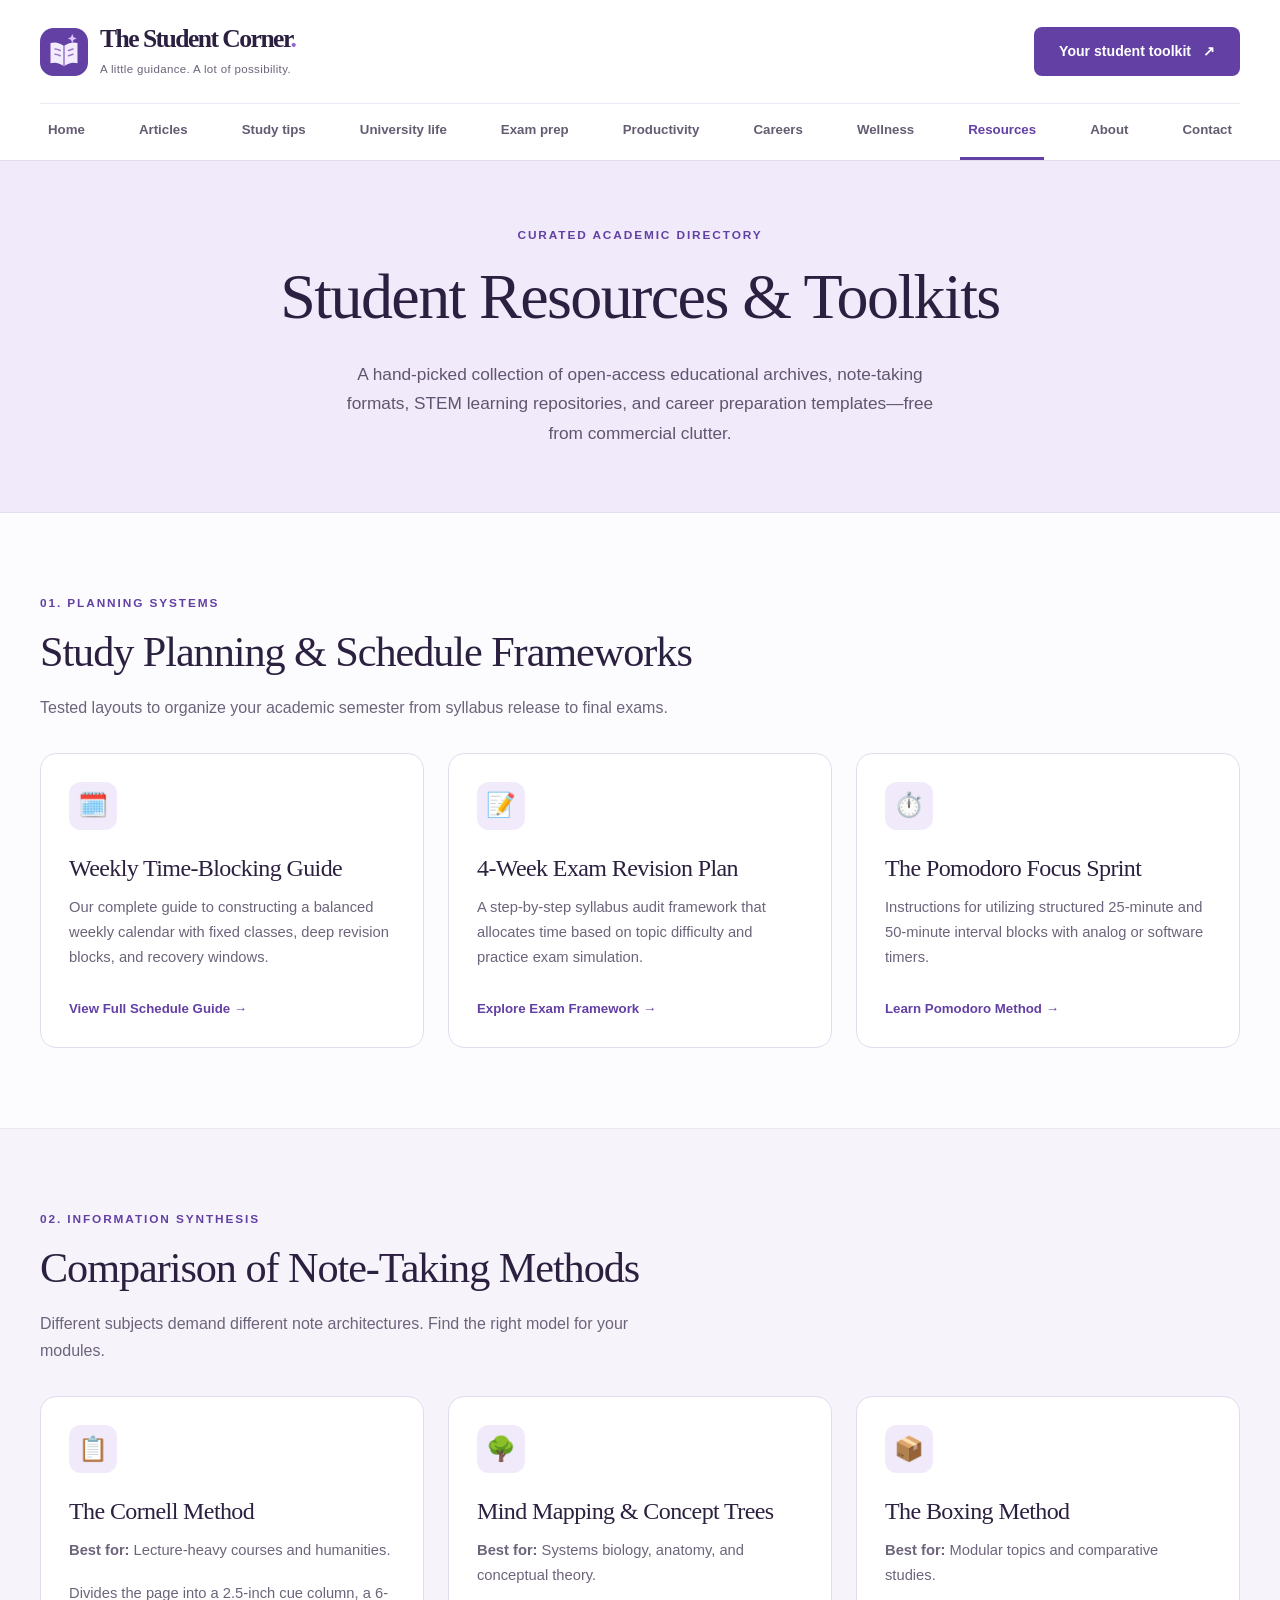
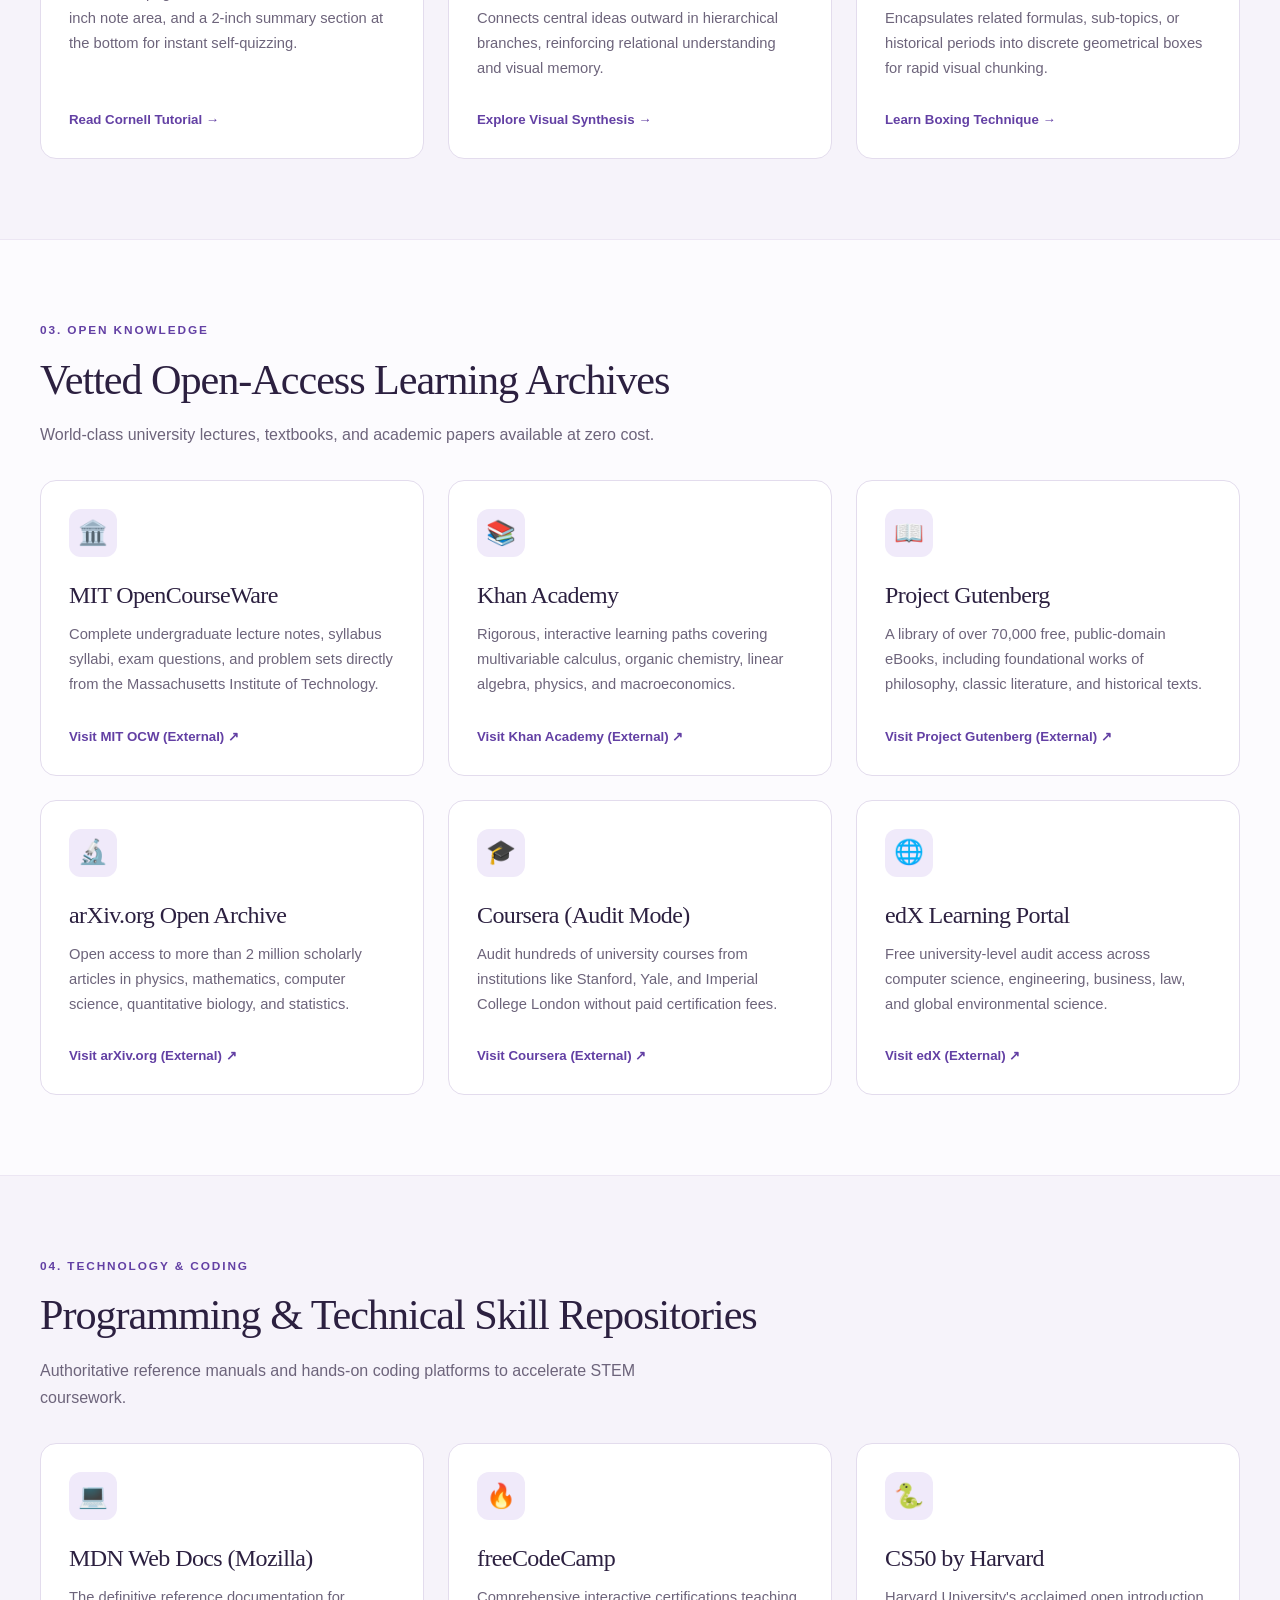
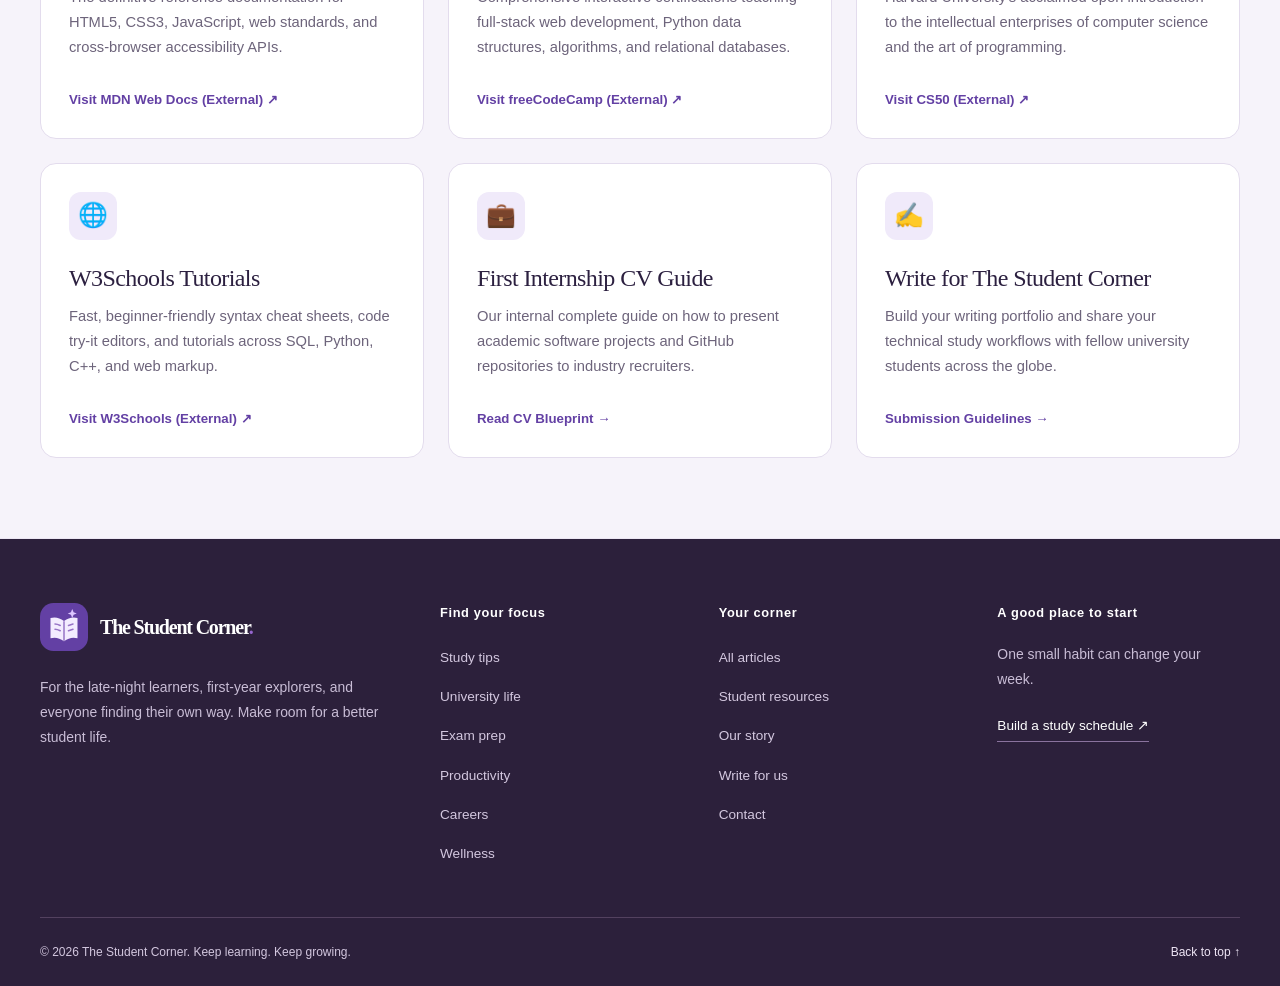
<file: resources.html>
<!DOCTYPE html>
<html lang="en">
<head>
  <meta charset="UTF-8">
  <meta name="viewport" content="width=device-width, initial-scale=1.0">
  <title>Student Resources &amp; Academic Directory — The Student Corner</title>
  <meta name="description" content="A curated directory of vetted study templates, open educational resources, programming tutorials, note-taking frameworks, and CV preparation tools.">
  <meta property="og:title" content="Student Resources &amp; Academic Directory — The Student Corner">
  <meta property="og:description" content="Free, open, verified educational tools and study templates for university students.">
  <meta property="og:type" content="article">
  <link rel="stylesheet" href="css/style.css">
  <link rel="icon" type="image/svg+xml" href="images/logo.svg">
  <meta name="theme-color" content="#6340a4">
</head>
<body id="top">

  <!-- Site Header & Navigation -->
  <a class="skip-link" href="#main">Skip to content</a><header class="site-header">
<div class="container">
<div class="header-bar">
<a class="site-brand" href="index.html" aria-label="The Student Corner home">
<img src="images/logo.svg" width="48" height="48" alt="">
<span class="brand-text">
<span class="brand-name">The Student Corner<span class="brand-dot">.</span>
</span>
<span class="brand-tagline">A little guidance. A lot of possibility.</span>
</span>
</a>
<a class="btn btn-primary header-cta" href="resources.html">Your student toolkit <span aria-hidden="true">↗</span>
</a>
</div>
<nav class="desktop-nav" aria-label="Main navigation">
<ul class="nav-list">
<li>
<a href="index.html">Home</a>
</li>
<li>
<a href="blogs.html">Articles</a>
</li>
<li>
<a href="study-tips.html">Study tips</a>
</li>
<li>
<a href="university-life.html">University life</a>
</li>
<li>
<a href="exam-prep.html">Exam prep</a>
</li>
<li>
<a href="productivity.html">Productivity</a>
</li>
<li>
<a href="career.html">Careers</a>
</li>
<li>
<a href="wellness.html">Wellness</a>
</li>
<li>
<a href="resources.html" aria-current="page">Resources</a>
</li>
<li>
<a href="about.html">About</a>
</li>
<li>
<a href="contact.html">Contact</a>
</li>
</ul>
</nav>
<details class="mobile-menu">
<summary>Explore the Corner <span aria-hidden="true">＋</span>
</summary>
<nav aria-label="Main navigation">
<ul class="nav-list">
<li>
<a href="index.html">Home</a>
</li>
<li>
<a href="blogs.html">Articles</a>
</li>
<li>
<a href="study-tips.html">Study tips</a>
</li>
<li>
<a href="university-life.html">University life</a>
</li>
<li>
<a href="exam-prep.html">Exam prep</a>
</li>
<li>
<a href="productivity.html">Productivity</a>
</li>
<li>
<a href="career.html">Careers</a>
</li>
<li>
<a href="wellness.html">Wellness</a>
</li>
<li>
<a href="resources.html" aria-current="page">Resources</a>
</li>
<li>
<a href="about.html">About</a>
</li>
<li>
<a href="contact.html">Contact</a>
</li>
</ul>
</nav>
</details>
</div>
</header>

  <main class="site-main" id="main" tabindex="-1">

    <!-- Page Hero Banner -->
    <section class="page-hero">
      <div class="container">
        <span class="section-kicker">Curated Academic Directory</span>
        <h1 class="hero-title">Student Resources &amp; Toolkits</h1>
        <p class="hero-description">
          A hand-picked collection of open-access educational archives, note-taking formats, STEM learning repositories, and career preparation templates—free from commercial clutter.
        </p>
      </div>
    </section>

    <!-- Section 1: Study Planning & Timetable Frameworks -->
    <section class="section">
      <div class="container">
        <div class="section-header">
          <span class="section-kicker">01. Planning Systems</span>
          <h2 class="section-title">Study Planning &amp; Schedule Frameworks</h2>
          <p class="editorial-29 section-subtitle">Tested layouts to organize your academic semester from syllabus release to final exams.</p>
        </div>

        <div class="categories-grid">
          <div class="category-card">
            <div class="category-icon">🗓️</div>
            <h3>Weekly Time-Blocking Guide</h3>
            <p>Our complete guide to constructing a balanced weekly calendar with fixed classes, deep revision blocks, and recovery windows.</p>
            <a href="article-time.html" class="card-link">View Full Schedule Guide →</a>
          </div>

          <div class="category-card">
            <div class="category-icon">📝</div>
            <h3>4-Week Exam Revision Plan</h3>
            <p>A step-by-step syllabus audit framework that allocates time based on topic difficulty and practice exam simulation.</p>
            <a href="exam-prep.html" class="card-link">Explore Exam Framework →</a>
          </div>

          <div class="category-card">
            <div class="category-icon">⏱️</div>
            <h3>The Pomodoro Focus Sprint</h3>
            <p>Instructions for utilizing structured 25-minute and 50-minute interval blocks with analog or software timers.</p>
            <a href="productivity.html" class="card-link">Learn Pomodoro Method →</a>
          </div>
        </div>
      </div>
    </section>

    <!-- Section 2: Note-Taking Methods Comparison -->
    <section class="section section-alt">
      <div class="container">
        <div class="section-header">
          <span class="section-kicker">02. Information Synthesis</span>
          <h2 class="section-title">Comparison of Note-Taking Methods</h2>
          <p class="editorial-29 section-subtitle">Different subjects demand different note architectures. Find the right model for your modules.</p>
        </div>

        <div class="categories-grid">
          <div class="category-card">
            <div class="category-icon">📋</div>
            <h3>The Cornell Method</h3>
            <p><strong>Best for:</strong> Lecture-heavy courses and humanities.</p>
            <p>Divides the page into a 2.5-inch cue column, a 6-inch note area, and a 2-inch summary section at the bottom for instant self-quizzing.</p>
            <a href="article-study.html" class="card-link">Read Cornell Tutorial →</a>
          </div>

          <div class="category-card">
            <div class="category-icon">🌳</div>
            <h3>Mind Mapping &amp; Concept Trees</h3>
            <p><strong>Best for:</strong> Systems biology, anatomy, and conceptual theory.</p>
            <p>Connects central ideas outward in hierarchical branches, reinforcing relational understanding and visual memory.</p>
            <a href="study-tips.html" class="card-link">Explore Visual Synthesis →</a>
          </div>

          <div class="category-card">
            <div class="category-icon">📦</div>
            <h3>The Boxing Method</h3>
            <p><strong>Best for:</strong> Modular topics and comparative studies.</p>
            <p>Encapsulates related formulas, sub-topics, or historical periods into discrete geometrical boxes for rapid visual chunking.</p>
            <a href="study-tips.html" class="card-link">Learn Boxing Technique →</a>
          </div>
        </div>
      </div>
    </section>

    <!-- Section 3: Open Online Learning Platforms -->
    <section class="section">
      <div class="container">
        <div class="section-header">
          <span class="section-kicker">03. Open Knowledge</span>
          <h2 class="section-title">Vetted Open-Access Learning Archives</h2>
          <p class="editorial-29 section-subtitle">World-class university lectures, textbooks, and academic papers available at zero cost.</p>
        </div>

        <div class="categories-grid">
          <div class="category-card">
            <div class="category-icon">🏛️</div>
            <h3>MIT OpenCourseWare</h3>
            <p>Complete undergraduate lecture notes, syllabus syllabi, exam questions, and problem sets directly from the Massachusetts Institute of Technology.</p>
            <a href="https://ocw.mit.edu" target="_blank" rel="noopener noreferrer" class="card-link">Visit MIT OCW (External) ↗</a>
          </div>

          <div class="category-card">
            <div class="category-icon">📚</div>
            <h3>Khan Academy</h3>
            <p>Rigorous, interactive learning paths covering multivariable calculus, organic chemistry, linear algebra, physics, and macroeconomics.</p>
            <a href="https://www.khanacademy.org" target="_blank" rel="noopener noreferrer" class="card-link">Visit Khan Academy (External) ↗</a>
          </div>

          <div class="category-card">
            <div class="category-icon">📖</div>
            <h3>Project Gutenberg</h3>
            <p>A library of over 70,000 free, public-domain eBooks, including foundational works of philosophy, classic literature, and historical texts.</p>
            <a href="https://www.gutenberg.org" target="_blank" rel="noopener noreferrer" class="card-link">Visit Project Gutenberg (External) ↗</a>
          </div>

          <div class="category-card">
            <div class="category-icon">🔬</div>
            <h3>arXiv.org Open Archive</h3>
            <p>Open access to more than 2 million scholarly articles in physics, mathematics, computer science, quantitative biology, and statistics.</p>
            <a href="https://arxiv.org" target="_blank" rel="noopener noreferrer" class="card-link">Visit arXiv.org (External) ↗</a>
          </div>

          <div class="category-card">
            <div class="category-icon">🎓</div>
            <h3>Coursera (Audit Mode)</h3>
            <p>Audit hundreds of university courses from institutions like Stanford, Yale, and Imperial College London without paid certification fees.</p>
            <a href="https://www.coursera.org" target="_blank" rel="noopener noreferrer" class="card-link">Visit Coursera (External) ↗</a>
          </div>

          <div class="category-card">
            <div class="category-icon">🌐</div>
            <h3>edX Learning Portal</h3>
            <p>Free university-level audit access across computer science, engineering, business, law, and global environmental science.</p>
            <a href="https://www.edx.org" target="_blank" rel="noopener noreferrer" class="card-link">Visit edX (External) ↗</a>
          </div>
        </div>
      </div>
    </section>

    <!-- Section 4: Programming and STEM Learning Resources -->
    <section class="section section-alt">
      <div class="container">
        <div class="section-header">
          <span class="section-kicker">04. Technology &amp; Coding</span>
          <h2 class="section-title">Programming &amp; Technical Skill Repositories</h2>
          <p class="editorial-29 section-subtitle">Authoritative reference manuals and hands-on coding platforms to accelerate STEM coursework.</p>
        </div>

        <div class="categories-grid">
          <div class="category-card">
            <div class="category-icon">💻</div>
            <h3>MDN Web Docs (Mozilla)</h3>
            <p>The definitive reference documentation for HTML5, CSS3, JavaScript, web standards, and cross-browser accessibility APIs.</p>
            <a href="https://developer.mozilla.org" target="_blank" rel="noopener noreferrer" class="card-link">Visit MDN Web Docs (External) ↗</a>
          </div>

          <div class="category-card">
            <div class="category-icon">🔥</div>
            <h3>freeCodeCamp</h3>
            <p>Comprehensive interactive certifications teaching full-stack web development, Python data structures, algorithms, and relational databases.</p>
            <a href="https://www.freecodecamp.org" target="_blank" rel="noopener noreferrer" class="card-link">Visit freeCodeCamp (External) ↗</a>
          </div>

          <div class="category-card">
            <div class="category-icon">🐍</div>
            <h3>CS50 by Harvard</h3>
            <p>Harvard University's acclaimed open introduction to the intellectual enterprises of computer science and the art of programming.</p>
            <a href="https://cs50.harvard.edu" target="_blank" rel="noopener noreferrer" class="card-link">Visit CS50 (External) ↗</a>
          </div>

          <div class="category-card">
            <div class="category-icon">🌐</div>
            <h3>W3Schools Tutorials</h3>
            <p>Fast, beginner-friendly syntax cheat sheets, code try-it editors, and tutorials across SQL, Python, C++, and web markup.</p>
            <a href="https://www.w3schools.com" target="_blank" rel="noopener noreferrer" class="card-link">Visit W3Schools (External) ↗</a>
          </div>

          <div class="category-card">
            <div class="category-icon">💼</div>
            <h3>First Internship CV Guide</h3>
            <p>Our internal complete guide on how to present academic software projects and GitHub repositories to industry recruiters.</p>
            <a href="article-career.html" class="card-link">Read CV Blueprint →</a>
          </div>

          <div class="category-card">
            <div class="category-icon">✍️</div>
            <h3>Write for The Student Corner</h3>
            <p>Build your writing portfolio and share your technical study workflows with fellow university students across the globe.</p>
            <a href="write-for-us.html" class="card-link">Submission Guidelines →</a>
          </div>
        </div>
      </div>
    </section>

  </main>

  <!-- Site Footer -->
  <footer class="site-footer">
<div class="container">
<div class="footer-grid">
<div class="footer-brand">
<a class="site-brand" href="index.html" aria-label="The Student Corner home">
<img src="images/logo.svg" width="48" height="48" alt="">
<span class="brand-text">
<span class="brand-name">The Student Corner<span class="brand-dot">.</span>
</span>
<span class="brand-tagline">A little guidance. A lot of possibility.</span>
</span>
</a>
<p class="footer-desc">For the late-night learners, first-year explorers, and everyone finding their own way. Make room for a better student life.</p>
</div>
<div class="footer-col">
<h2>Find your focus</h2>
<ul class="footer-links">
<li>
<a href="study-tips.html">Study tips</a>
</li>
<li>
<a href="university-life.html">University life</a>
</li>
<li>
<a href="exam-prep.html">Exam prep</a>
</li>
<li>
<a href="productivity.html">Productivity</a>
</li>
<li>
<a href="career.html">Careers</a>
</li>
<li>
<a href="wellness.html">Wellness</a>
</li>
</ul>
</div>
<div class="footer-col">
<h2>Your corner</h2>
<ul class="footer-links">
<li>
<a href="blogs.html">All articles</a>
</li>
<li>
<a href="resources.html">Student resources</a>
</li>
<li>
<a href="about.html">Our story</a>
</li>
<li>
<a href="write-for-us.html">Write for us</a>
</li>
<li>
<a href="contact.html">Contact</a>
</li>
</ul>
</div>
<div class="footer-col">
<h2>A good place to start</h2>
<p class="footer-desc">One small habit can change your week.</p>
<a class="footer-feature" href="article-time.html">Build a study schedule <span aria-hidden="true">↗</span>
</a>
</div>
</div>
<div class="footer-bottom">
<p>© 2026 The Student Corner. Keep learning. Keep growing.</p>
<a class="back-to-top" href="#top">Back to top ↑</a>
</div>
</div>
</footer>

</body>
</html>
</file>
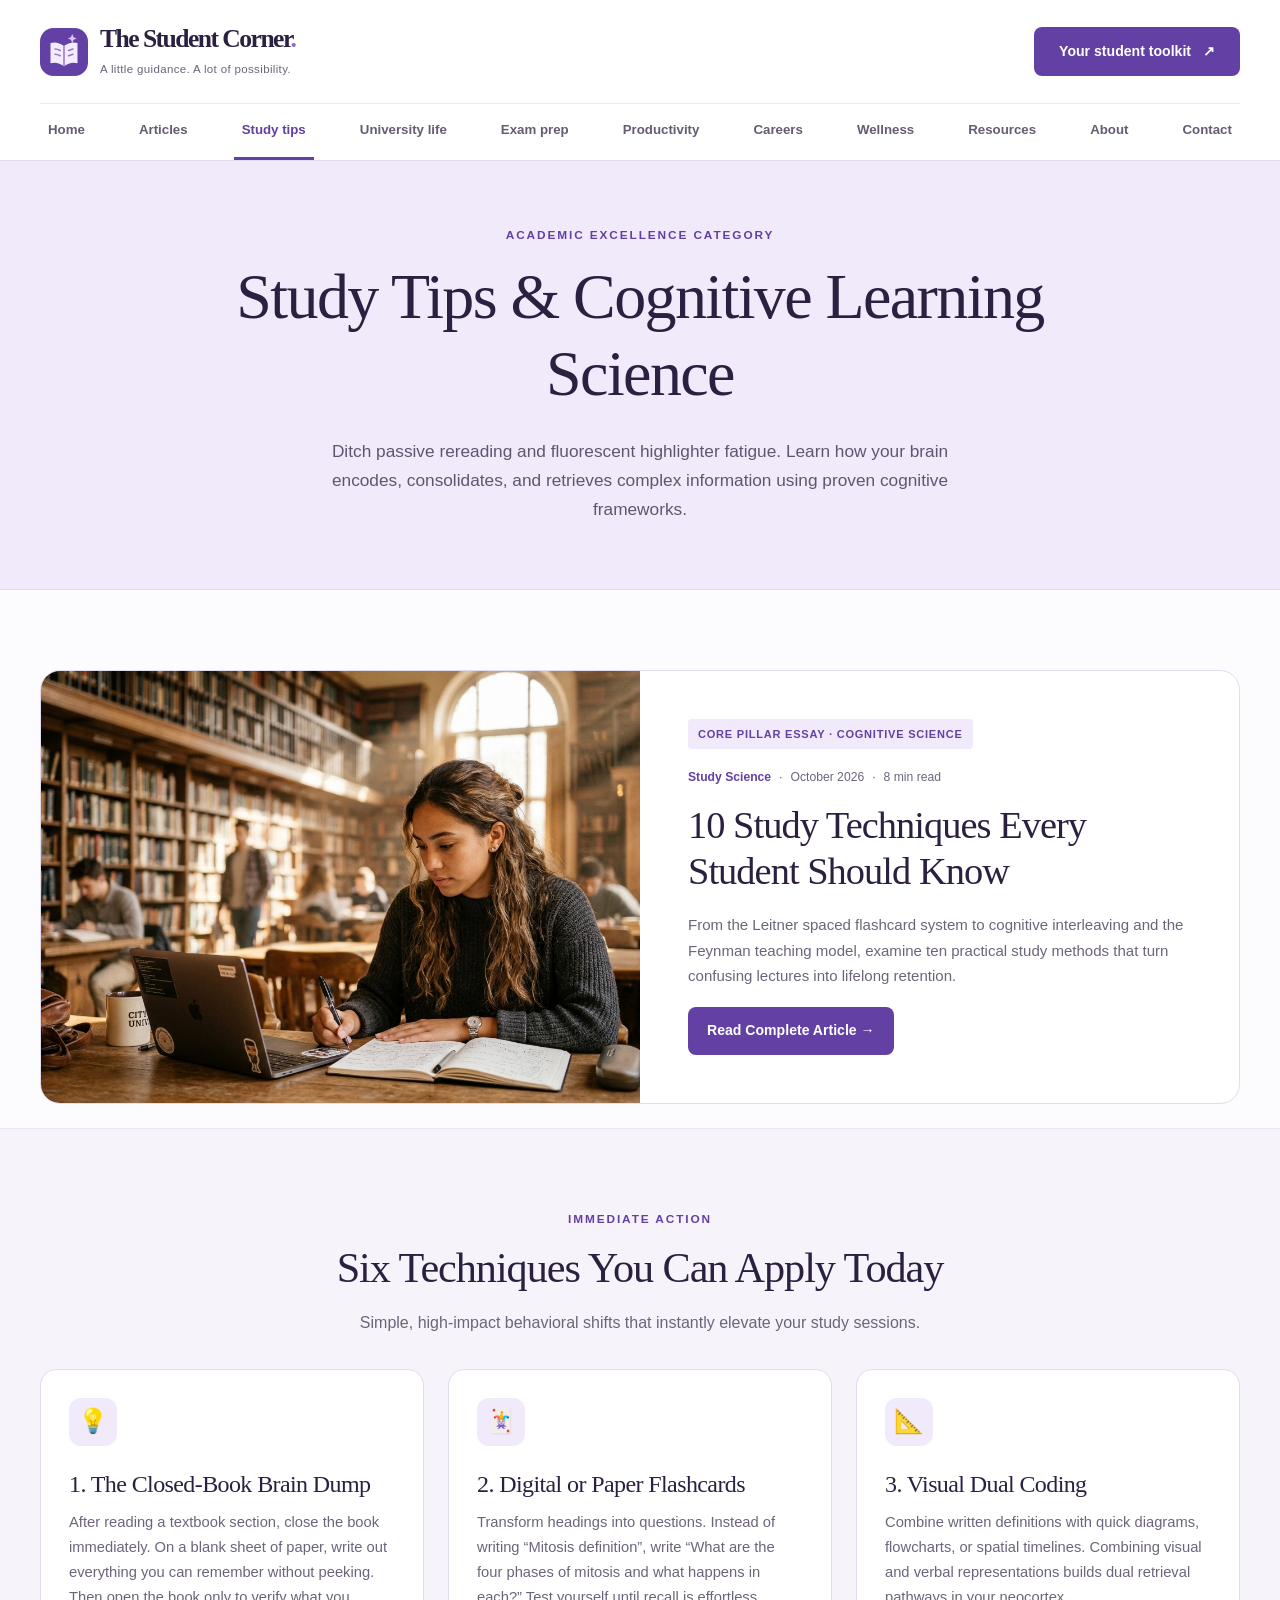
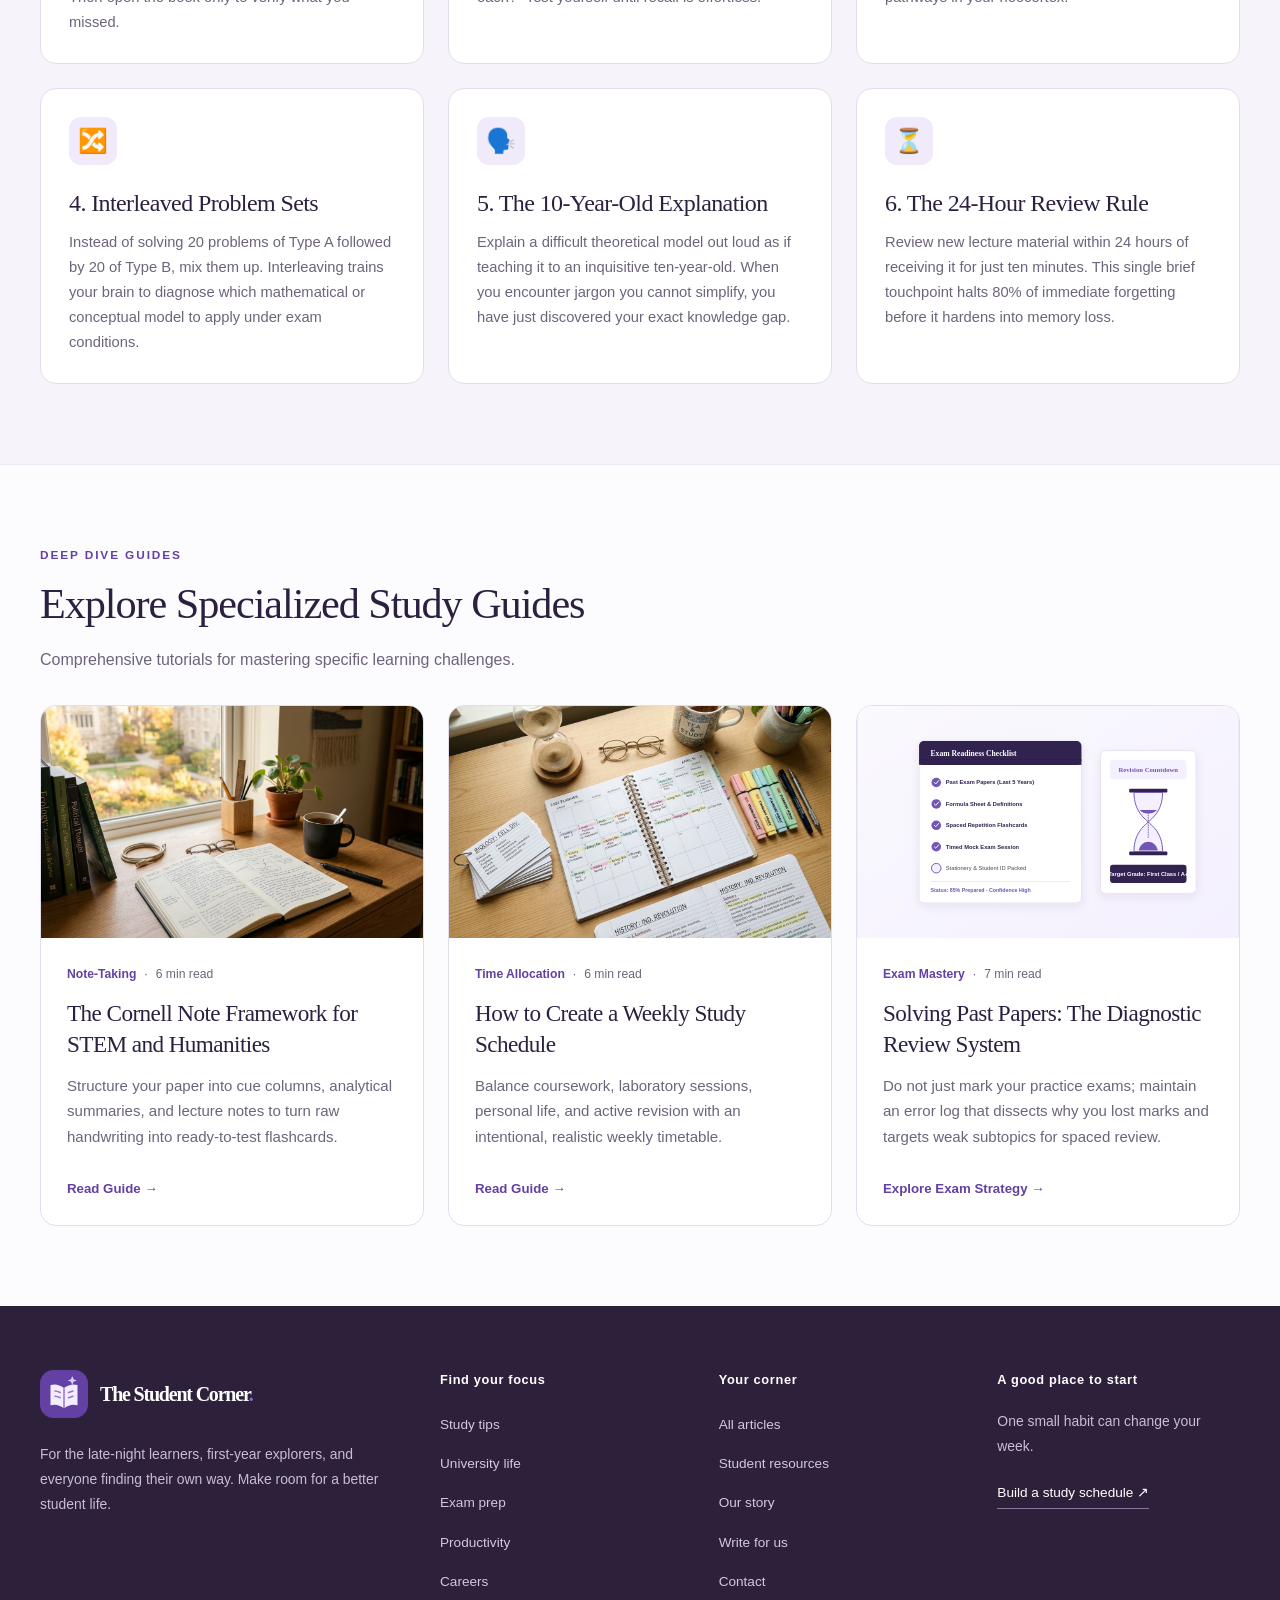
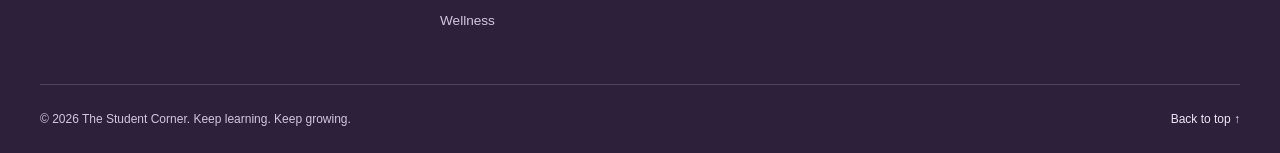
<file: study-tips.html>
<!DOCTYPE html>
<html lang="en">
<head>
  <meta charset="UTF-8">
  <meta name="viewport" content="width=device-width, initial-scale=1.0">
  <title>Study Tips &amp; Learning Science — The Student Corner</title>
  <meta name="description" content="Discover cognitive study techniques, active recall frameworks, Cornell note-taking methods, and spaced repetition routines to master your university coursework.">
  <meta property="og:title" content="Study Tips &amp; Learning Science — The Student Corner">
  <meta property="og:description" content="Evidence-based learning strategies to cut study hours in half while maximizing exam retention.">
  <meta property="og:type" content="article">
  <link rel="stylesheet" href="css/style.css">
  <link rel="icon" type="image/svg+xml" href="images/logo.svg">
  <meta name="theme-color" content="#6340a4">
</head>
<body id="top">

  <!-- Site Header & Navigation -->
  <a class="skip-link" href="#main">Skip to content</a><header class="site-header">
<div class="container">
<div class="header-bar">
<a class="site-brand" href="index.html" aria-label="The Student Corner home">
<img src="images/logo.svg" width="48" height="48" alt="">
<span class="brand-text">
<span class="brand-name">The Student Corner<span class="brand-dot">.</span>
</span>
<span class="brand-tagline">A little guidance. A lot of possibility.</span>
</span>
</a>
<a class="btn btn-primary header-cta" href="resources.html">Your student toolkit <span aria-hidden="true">↗</span>
</a>
</div>
<nav class="desktop-nav" aria-label="Main navigation">
<ul class="nav-list">
<li>
<a href="index.html">Home</a>
</li>
<li>
<a href="blogs.html">Articles</a>
</li>
<li>
<a href="study-tips.html" aria-current="page">Study tips</a>
</li>
<li>
<a href="university-life.html">University life</a>
</li>
<li>
<a href="exam-prep.html">Exam prep</a>
</li>
<li>
<a href="productivity.html">Productivity</a>
</li>
<li>
<a href="career.html">Careers</a>
</li>
<li>
<a href="wellness.html">Wellness</a>
</li>
<li>
<a href="resources.html">Resources</a>
</li>
<li>
<a href="about.html">About</a>
</li>
<li>
<a href="contact.html">Contact</a>
</li>
</ul>
</nav>
<details class="mobile-menu">
<summary>Explore the Corner <span aria-hidden="true">＋</span>
</summary>
<nav aria-label="Main navigation">
<ul class="nav-list">
<li>
<a href="index.html">Home</a>
</li>
<li>
<a href="blogs.html">Articles</a>
</li>
<li>
<a href="study-tips.html" aria-current="page">Study tips</a>
</li>
<li>
<a href="university-life.html">University life</a>
</li>
<li>
<a href="exam-prep.html">Exam prep</a>
</li>
<li>
<a href="productivity.html">Productivity</a>
</li>
<li>
<a href="career.html">Careers</a>
</li>
<li>
<a href="wellness.html">Wellness</a>
</li>
<li>
<a href="resources.html">Resources</a>
</li>
<li>
<a href="about.html">About</a>
</li>
<li>
<a href="contact.html">Contact</a>
</li>
</ul>
</nav>
</details>
</div>
</header>

  <main class="site-main" id="main" tabindex="-1">

    <!-- Page Hero Banner -->
    <section class="page-hero">
      <div class="container">
        <span class="section-kicker">Academic Excellence Category</span>
        <h1 class="hero-title">Study Tips &amp; Cognitive Learning Science</h1>
        <p class="hero-description">
          Ditch passive rereading and fluorescent highlighter fatigue. Learn how your brain encodes, consolidates, and retrieves complex information using proven cognitive frameworks.
        </p>
      </div>
    </section>

    <!-- Category Featured Guide -->
    <section class="editorial-27 section">
      <div class="container">
        <article class="featured-card">
          <div class="featured-card-image">
            <img src="images/hero-study.jpg" alt="Student studying in university library" width="800" height="500">
          </div>
          <div class="featured-card-content">
            <span class="featured-badge">Core Pillar Essay · Cognitive Science</span>
            <div class="article-meta">
              <span class="category">Study Science</span>
              <span class="separator">·</span>
              <span>October 2026</span>
              <span class="separator">·</span>
              <span>8 min read</span>
            </div>
            <h2 class="featured-title">
              <a href="article-study.html">10 Study Techniques Every Student Should Know</a>
            </h2>
            <p class="featured-excerpt">
              From the Leitner spaced flashcard system to cognitive interleaving and the Feynman teaching model, examine ten practical study methods that turn confusing lectures into lifelong retention.
            </p>
            <div>
              <a href="article-study.html" class="btn btn-primary btn-sm">Read Complete Article →</a>
            </div>
          </div>
        </article>
      </div>
    </section>

    <!-- Immediate Practical Applications Grid -->
    <section class="section section-alt">
      <div class="container">
        <div class="section-header text-center">
          <span class="section-kicker">Immediate Action</span>
          <h2 class="section-title">Six Techniques You Can Apply Today</h2>
          <p class="section-subtitle">
            Simple, high-impact behavioral shifts that instantly elevate your study sessions.
          </p>
        </div>

        <div class="categories-grid">
          <div class="category-card">
            <div class="category-icon">💡</div>
            <h3>1. The Closed-Book Brain Dump</h3>
            <p>
              After reading a textbook section, close the book immediately. On a blank sheet of paper, write out everything you can remember without peeking. Then open the book only to verify what you missed.
            </p>
          </div>

          <div class="category-card">
            <div class="category-icon">🃏</div>
            <h3>2. Digital or Paper Flashcards</h3>
            <p>
              Transform headings into questions. Instead of writing “Mitosis definition”, write “What are the four phases of mitosis and what happens in each?” Test yourself until recall is effortless.
            </p>
          </div>

          <div class="category-card">
            <div class="category-icon">📐</div>
            <h3>3. Visual Dual Coding</h3>
            <p>
              Combine written definitions with quick diagrams, flowcharts, or spatial timelines. Combining visual and verbal representations builds dual retrieval pathways in your neocortex.
            </p>
          </div>

          <div class="category-card">
            <div class="category-icon">🔀</div>
            <h3>4. Interleaved Problem Sets</h3>
            <p>
              Instead of solving 20 problems of Type A followed by 20 of Type B, mix them up. Interleaving trains your brain to diagnose which mathematical or conceptual model to apply under exam conditions.
            </p>
          </div>

          <div class="category-card">
            <div class="category-icon">🗣️</div>
            <h3>5. The 10-Year-Old Explanation</h3>
            <p>
              Explain a difficult theoretical model out loud as if teaching it to an inquisitive ten-year-old. When you encounter jargon you cannot simplify, you have just discovered your exact knowledge gap.
            </p>
          </div>

          <div class="category-card">
            <div class="category-icon">⏳</div>
            <h3>6. The 24-Hour Review Rule</h3>
            <p>
              Review new lecture material within 24 hours of receiving it for just ten minutes. This single brief touchpoint halts 80% of immediate forgetting before it hardens into memory loss.
            </p>
          </div>
        </div>
      </div>
    </section>

    <!-- Curated Study Articles Grid -->
    <section class="section">
      <div class="container">
        <div class="section-header">
          <span class="section-kicker">Deep Dive Guides</span>
          <h2 class="section-title">Explore Specialized Study Guides</h2>
          <p class="editorial-29 section-subtitle">Comprehensive tutorials for mastering specific learning challenges.</p>
        </div>

        <div class="articles-grid">
          <article class="article-card">
            <div class="article-card-image">
              <img src="images/featured-work.jpg" alt="Organized student study desk with textbooks" width="800" height="500">
            </div>
            <div class="article-card-content">
              <div class="article-meta">
                <span class="category">Note-Taking</span>
                <span class="separator">·</span>
                <span>6 min read</span>
              </div>
              <h3 class="article-card-title">
                <a href="article-study.html">The Cornell Note Framework for STEM and Humanities</a>
              </h3>
              <p class="article-card-excerpt">
                Structure your paper into cue columns, analytical summaries, and lecture notes to turn raw handwriting into ready-to-test flashcards.
              </p>
              <a href="article-study.html" class="card-link">Read Guide →</a>
            </div>
          </article>

          <article class="article-card">
            <div class="article-card-image">
              <img src="images/exam-setup.jpg" alt="Weekly schedule calendar with time blocking intervals" width="800" height="500">
            </div>
            <div class="article-card-content">
              <div class="article-meta">
                <span class="category">Time Allocation</span>
                <span class="separator">·</span>
                <span>6 min read</span>
              </div>
              <h3 class="article-card-title">
                <a href="article-time.html">How to Create a Weekly Study Schedule</a>
              </h3>
              <p class="article-card-excerpt">
                Balance coursework, laboratory sessions, personal life, and active revision with an intentional, realistic weekly timetable.
              </p>
              <a href="article-time.html" class="card-link">Read Guide →</a>
            </div>
          </article>

          <article class="article-card">
            <div class="article-card-image">
              <img src="images/exam-prep.svg" alt="Revision checklist and exam hourglass" width="800" height="500">
            </div>
            <div class="article-card-content">
              <div class="article-meta">
                <span class="category">Exam Mastery</span>
                <span class="separator">·</span>
                <span>7 min read</span>
              </div>
              <h3 class="article-card-title">
                <a href="exam-prep.html">Solving Past Papers: The Diagnostic Review System</a>
              </h3>
              <p class="article-card-excerpt">
                Do not just mark your practice exams; maintain an error log that dissects why you lost marks and targets weak subtopics for spaced review.
              </p>
              <a href="exam-prep.html" class="card-link">Explore Exam Strategy →</a>
            </div>
          </article>
        </div>
      </div>
    </section>

  </main>

  <!-- Site Footer -->
  <footer class="site-footer">
<div class="container">
<div class="footer-grid">
<div class="footer-brand">
<a class="site-brand" href="index.html" aria-label="The Student Corner home">
<img src="images/logo.svg" width="48" height="48" alt="">
<span class="brand-text">
<span class="brand-name">The Student Corner<span class="brand-dot">.</span>
</span>
<span class="brand-tagline">A little guidance. A lot of possibility.</span>
</span>
</a>
<p class="footer-desc">For the late-night learners, first-year explorers, and everyone finding their own way. Make room for a better student life.</p>
</div>
<div class="footer-col">
<h2>Find your focus</h2>
<ul class="footer-links">
<li>
<a href="study-tips.html">Study tips</a>
</li>
<li>
<a href="university-life.html">University life</a>
</li>
<li>
<a href="exam-prep.html">Exam prep</a>
</li>
<li>
<a href="productivity.html">Productivity</a>
</li>
<li>
<a href="career.html">Careers</a>
</li>
<li>
<a href="wellness.html">Wellness</a>
</li>
</ul>
</div>
<div class="footer-col">
<h2>Your corner</h2>
<ul class="footer-links">
<li>
<a href="blogs.html">All articles</a>
</li>
<li>
<a href="resources.html">Student resources</a>
</li>
<li>
<a href="about.html">Our story</a>
</li>
<li>
<a href="write-for-us.html">Write for us</a>
</li>
<li>
<a href="contact.html">Contact</a>
</li>
</ul>
</div>
<div class="footer-col">
<h2>A good place to start</h2>
<p class="footer-desc">One small habit can change your week.</p>
<a class="footer-feature" href="article-time.html">Build a study schedule <span aria-hidden="true">↗</span>
</a>
</div>
</div>
<div class="footer-bottom">
<p>© 2026 The Student Corner. Keep learning. Keep growing.</p>
<a class="back-to-top" href="#top">Back to top ↑</a>
</div>
</div>
</footer>

</body>
</html>
</file>
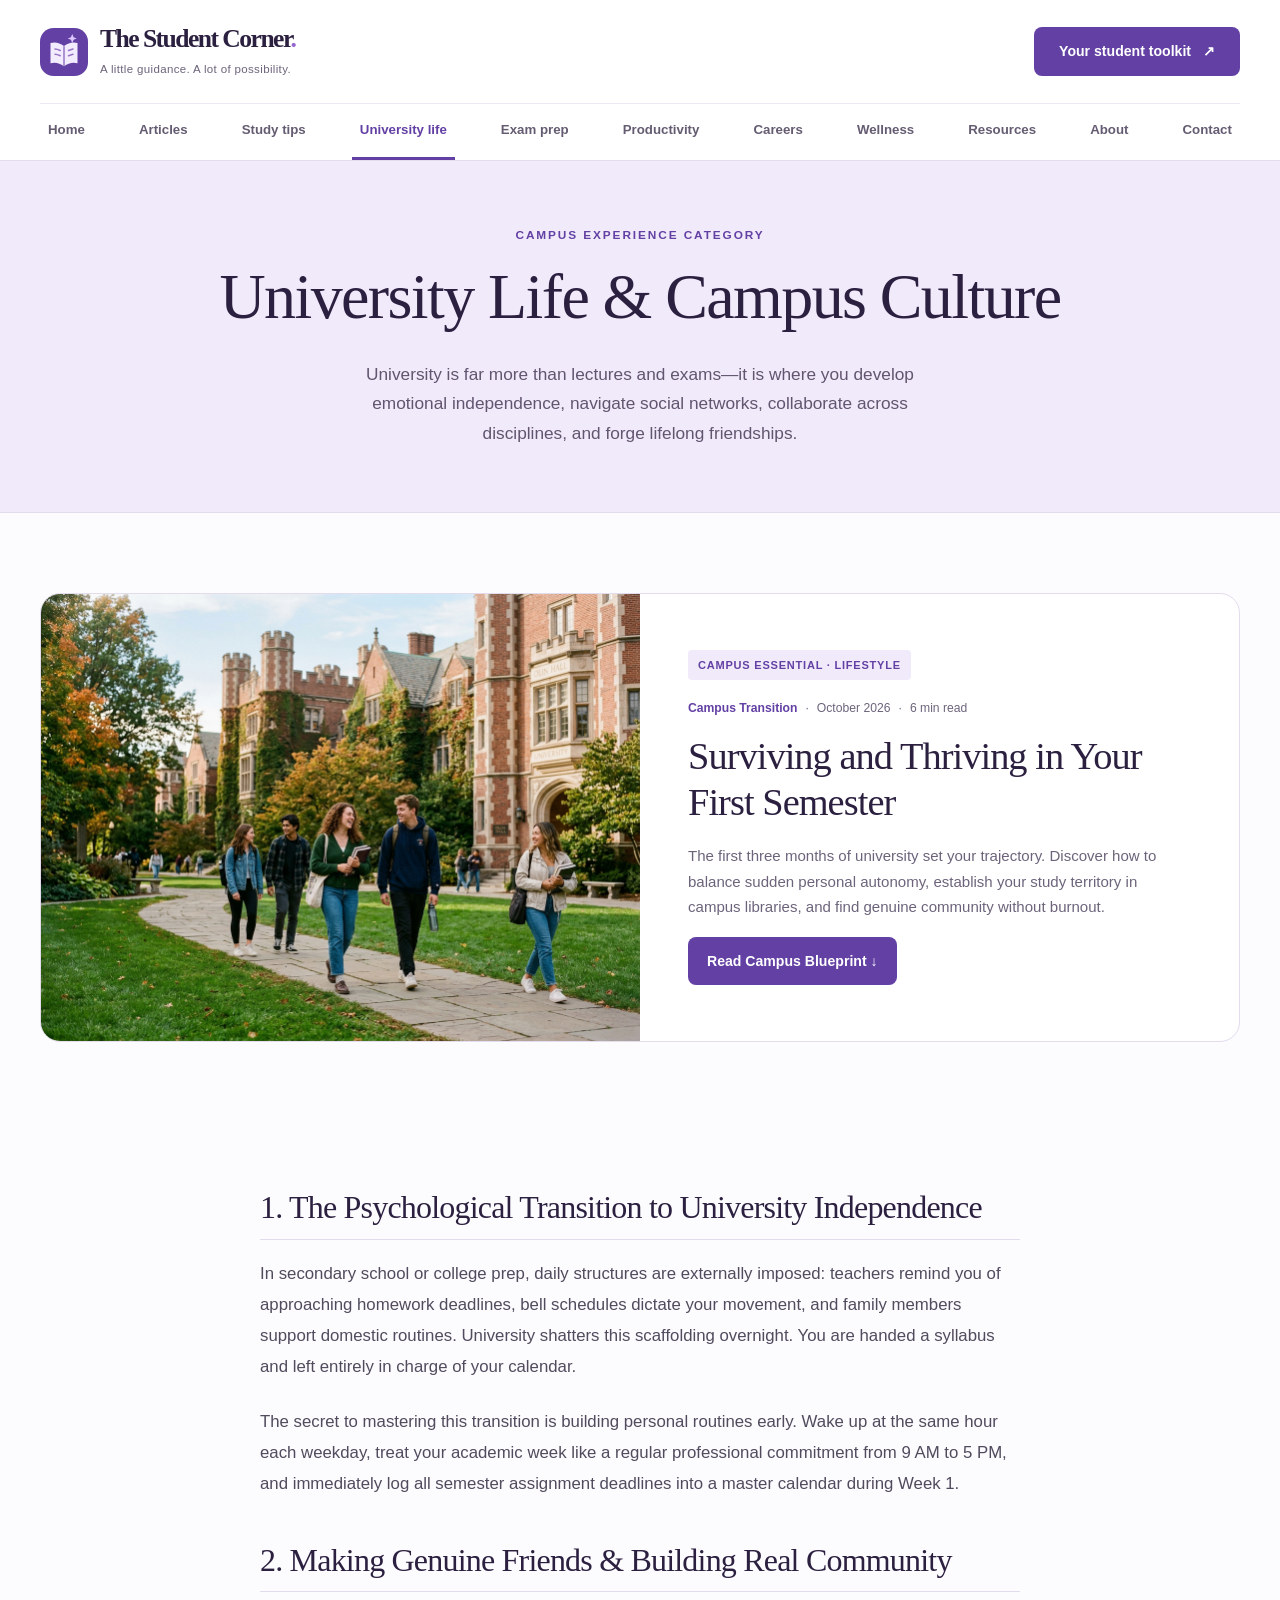
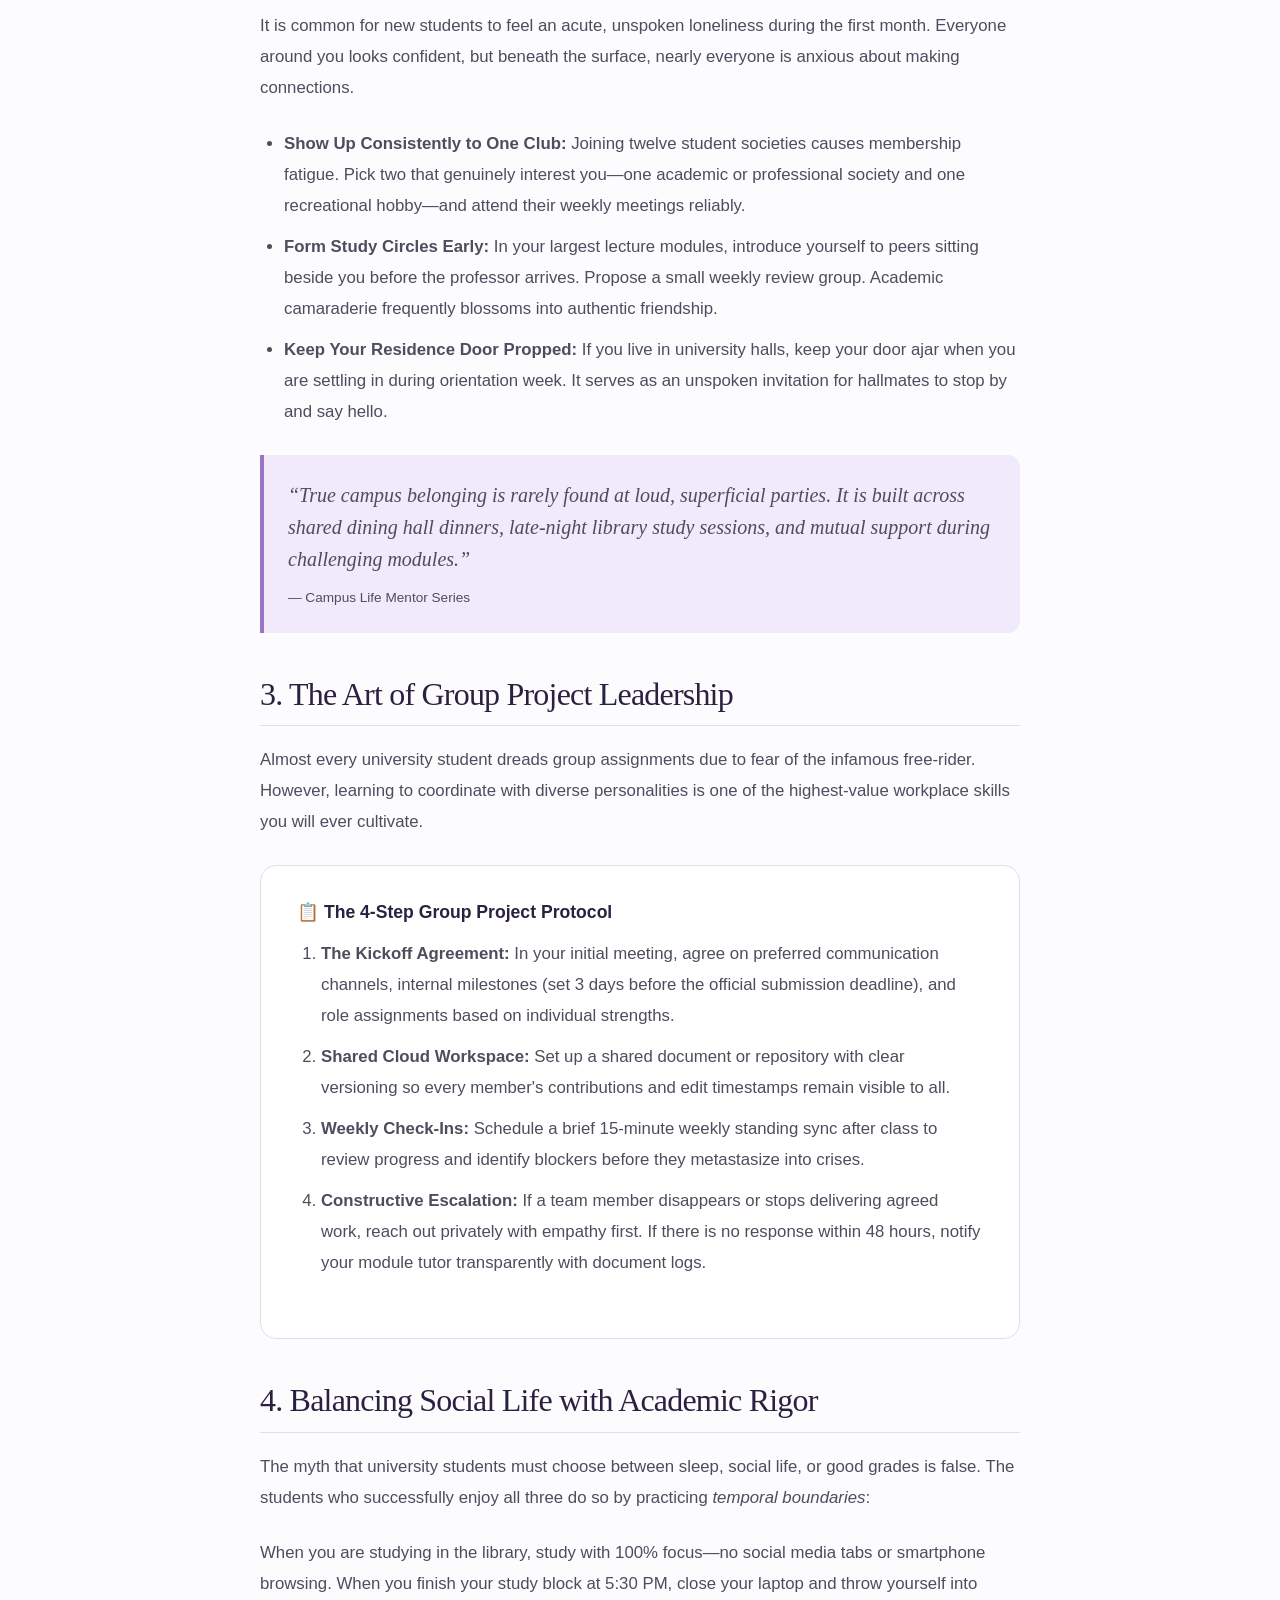
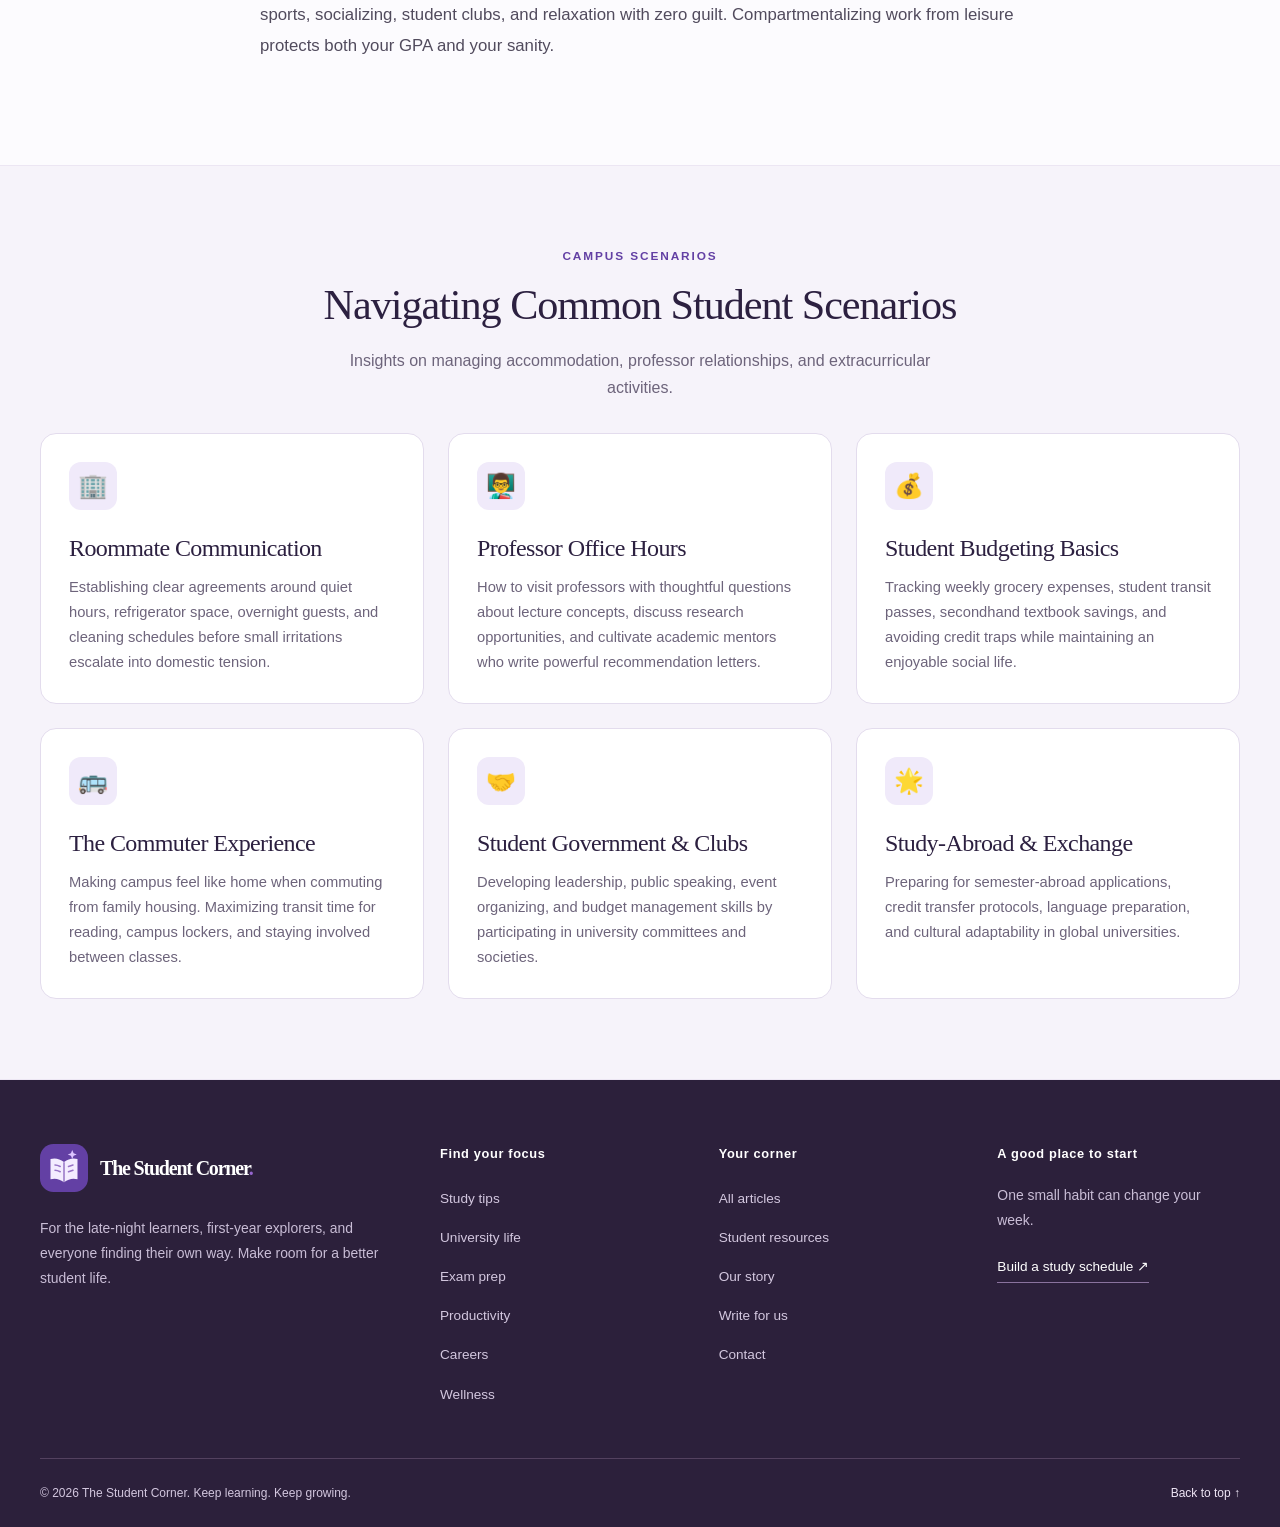
<file: university-life.html>
<!DOCTYPE html>
<html lang="en">
<head>
  <meta charset="UTF-8">
  <meta name="viewport" content="width=device-width, initial-scale=1.0">
  <title>University Life &amp; Campus Culture — The Student Corner</title>
  <meta name="description" content="Thrive socially and academically at college. Guidance on making authentic friends, conquering group projects, navigating campus resources, and living independently.">
  <meta property="og:title" content="University Life &amp; Campus Culture — The Student Corner">
  <meta property="og:description" content="Practical advice for first-year transitions, roommate dynamics, group projects, and campus social balance.">
  <meta property="og:type" content="article">
  <link rel="stylesheet" href="css/style.css">
  <link rel="icon" type="image/svg+xml" href="images/logo.svg">
  <meta name="theme-color" content="#6340a4">
</head>
<body id="top">

  <!-- Site Header & Navigation -->
  <a class="skip-link" href="#main">Skip to content</a><header class="site-header">
<div class="container">
<div class="header-bar">
<a class="site-brand" href="index.html" aria-label="The Student Corner home">
<img src="images/logo.svg" width="48" height="48" alt="">
<span class="brand-text">
<span class="brand-name">The Student Corner<span class="brand-dot">.</span>
</span>
<span class="brand-tagline">A little guidance. A lot of possibility.</span>
</span>
</a>
<a class="btn btn-primary header-cta" href="resources.html">Your student toolkit <span aria-hidden="true">↗</span>
</a>
</div>
<nav class="desktop-nav" aria-label="Main navigation">
<ul class="nav-list">
<li>
<a href="index.html">Home</a>
</li>
<li>
<a href="blogs.html">Articles</a>
</li>
<li>
<a href="study-tips.html">Study tips</a>
</li>
<li>
<a href="university-life.html" aria-current="page">University life</a>
</li>
<li>
<a href="exam-prep.html">Exam prep</a>
</li>
<li>
<a href="productivity.html">Productivity</a>
</li>
<li>
<a href="career.html">Careers</a>
</li>
<li>
<a href="wellness.html">Wellness</a>
</li>
<li>
<a href="resources.html">Resources</a>
</li>
<li>
<a href="about.html">About</a>
</li>
<li>
<a href="contact.html">Contact</a>
</li>
</ul>
</nav>
<details class="mobile-menu">
<summary>Explore the Corner <span aria-hidden="true">＋</span>
</summary>
<nav aria-label="Main navigation">
<ul class="nav-list">
<li>
<a href="index.html">Home</a>
</li>
<li>
<a href="blogs.html">Articles</a>
</li>
<li>
<a href="study-tips.html">Study tips</a>
</li>
<li>
<a href="university-life.html" aria-current="page">University life</a>
</li>
<li>
<a href="exam-prep.html">Exam prep</a>
</li>
<li>
<a href="productivity.html">Productivity</a>
</li>
<li>
<a href="career.html">Careers</a>
</li>
<li>
<a href="wellness.html">Wellness</a>
</li>
<li>
<a href="resources.html">Resources</a>
</li>
<li>
<a href="about.html">About</a>
</li>
<li>
<a href="contact.html">Contact</a>
</li>
</ul>
</nav>
</details>
</div>
</header>

  <main class="site-main" id="main" tabindex="-1">

    <!-- Page Hero Banner -->
    <section class="page-hero">
      <div class="container">
        <span class="section-kicker">Campus Experience Category</span>
        <h1 class="hero-title">University Life &amp; Campus Culture</h1>
        <p class="hero-description">
          University is far more than lectures and exams—it is where you develop emotional independence, navigate social networks, collaborate across disciplines, and forge lifelong friendships.
        </p>
      </div>
    </section>

    <!-- Category Featured Guide -->
    <section class="editorial-27 section">
      <div class="container">
        <article class="featured-card">
          <div class="featured-card-image">
            <img src="images/campus-life.jpg" alt="University students walking on collegiate campus" width="800" height="500">
          </div>
          <div class="featured-card-content">
            <span class="featured-badge">Campus Essential · Lifestyle</span>
            <div class="article-meta">
              <span class="category">Campus Transition</span>
              <span class="separator">·</span>
              <span>October 2026</span>
              <span class="separator">·</span>
              <span>6 min read</span>
            </div>
            <h2 class="featured-title">
              <a href="#campus-guide">Surviving and Thriving in Your First Semester</a>
            </h2>
            <p class="featured-excerpt">
              The first three months of university set your trajectory. Discover how to balance sudden personal autonomy, establish your study territory in campus libraries, and find genuine community without burnout.
            </p>
            <div>
              <a href="#campus-guide" class="btn btn-primary btn-sm">Read Campus Blueprint ↓</a>
            </div>
          </div>
        </article>
      </div>
    </section>

    <!-- In-Depth Campus Guide Section -->
    <section class="section" id="campus-guide">
      <div class="container-narrow">
        <div class="article-body">
          <h2>1. The Psychological Transition to University Independence</h2>
          <p>
            In secondary school or college prep, daily structures are externally imposed: teachers remind you of approaching homework deadlines, bell schedules dictate your movement, and family members support domestic routines. University shatters this scaffolding overnight. You are handed a syllabus and left entirely in charge of your calendar.
          </p>
          <p>
            The secret to mastering this transition is building personal routines early. Wake up at the same hour each weekday, treat your academic week like a regular professional commitment from 9 AM to 5 PM, and immediately log all semester assignment deadlines into a master calendar during Week 1.
          </p>

          <h2>2. Making Genuine Friends &amp; Building Real Community</h2>
          <p>
            It is common for new students to feel an acute, unspoken loneliness during the first month. Everyone around you looks confident, but beneath the surface, nearly everyone is anxious about making connections.
          </p>
          <ul>
            <li><strong>Show Up Consistently to One Club:</strong> Joining twelve student societies causes membership fatigue. Pick two that genuinely interest you—one academic or professional society and one recreational hobby—and attend their weekly meetings reliably.</li>
            <li><strong>Form Study Circles Early:</strong> In your largest lecture modules, introduce yourself to peers sitting beside you before the professor arrives. Propose a small weekly review group. Academic camaraderie frequently blossoms into authentic friendship.</li>
            <li><strong>Keep Your Residence Door Propped:</strong> If you live in university halls, keep your door ajar when you are settling in during orientation week. It serves as an unspoken invitation for hallmates to stop by and say hello.</li>
          </ul>

          <blockquote>
            “True campus belonging is rarely found at loud, superficial parties. It is built across shared dining hall dinners, late-night library study sessions, and mutual support during challenging modules.”
            <cite>— Campus Life Mentor Series</cite>
          </blockquote>

          <h2>3. The Art of Group Project Leadership</h2>
          <p>
            Almost every university student dreads group assignments due to fear of the infamous free-rider. However, learning to coordinate with diverse personalities is one of the highest-value workplace skills you will ever cultivate.
          </p>
          <div class="callout-box">
            <h4>📋 The 4-Step Group Project Protocol</h4>
            <ol>
              <li><strong>The Kickoff Agreement:</strong> In your initial meeting, agree on preferred communication channels, internal milestones (set 3 days before the official submission deadline), and role assignments based on individual strengths.</li>
              <li><strong>Shared Cloud Workspace:</strong> Set up a shared document or repository with clear versioning so every member's contributions and edit timestamps remain visible to all.</li>
              <li><strong>Weekly Check-Ins:</strong> Schedule a brief 15-minute weekly standing sync after class to review progress and identify blockers before they metastasize into crises.</li>
              <li><strong>Constructive Escalation:</strong> If a team member disappears or stops delivering agreed work, reach out privately with empathy first. If there is no response within 48 hours, notify your module tutor transparently with document logs.</li>
            </ol>
          </div>

          <h2>4. Balancing Social Life with Academic Rigor</h2>
          <p>
            The myth that university students must choose between sleep, social life, or good grades is false. The students who successfully enjoy all three do so by practicing <em>temporal boundaries</em>:
          </p>
          <p>
            When you are studying in the library, study with 100% focus—no social media tabs or smartphone browsing. When you finish your study block at 5:30 PM, close your laptop and throw yourself into sports, socializing, student clubs, and relaxation with zero guilt. Compartmentalizing work from leisure protects both your GPA and your sanity.
          </p>
        </div>
      </div>
    </section>

    <!-- Campus Life Feature Cards Grid -->
    <section class="section section-alt">
      <div class="container">
        <div class="section-header text-center">
          <span class="section-kicker">Campus Scenarios</span>
          <h2 class="section-title">Navigating Common Student Scenarios</h2>
          <p class="section-subtitle">
            Insights on managing accommodation, professor relationships, and extracurricular activities.
          </p>
        </div>

        <div class="categories-grid">
          <div class="category-card">
            <div class="category-icon">🏢</div>
            <h3>Roommate Communication</h3>
            <p>
              Establishing clear agreements around quiet hours, refrigerator space, overnight guests, and cleaning schedules before small irritations escalate into domestic tension.
            </p>
          </div>

          <div class="category-card">
            <div class="category-icon">👨‍🏫</div>
            <h3>Professor Office Hours</h3>
            <p>
              How to visit professors with thoughtful questions about lecture concepts, discuss research opportunities, and cultivate academic mentors who write powerful recommendation letters.
            </p>
          </div>

          <div class="category-card">
            <div class="category-icon">💰</div>
            <h3>Student Budgeting Basics</h3>
            <p>
              Tracking weekly grocery expenses, student transit passes, secondhand textbook savings, and avoiding credit traps while maintaining an enjoyable social life.
            </p>
          </div>

          <div class="category-card">
            <div class="category-icon">🚌</div>
            <h3>The Commuter Experience</h3>
            <p>
              Making campus feel like home when commuting from family housing. Maximizing transit time for reading, campus lockers, and staying involved between classes.
            </p>
          </div>

          <div class="category-card">
            <div class="category-icon">🤝</div>
            <h3>Student Government &amp; Clubs</h3>
            <p>
              Developing leadership, public speaking, event organizing, and budget management skills by participating in university committees and societies.
            </p>
          </div>

          <div class="category-card">
            <div class="category-icon">🌟</div>
            <h3>Study-Abroad &amp; Exchange</h3>
            <p>
              Preparing for semester-abroad applications, credit transfer protocols, language preparation, and cultural adaptability in global universities.
            </p>
          </div>
        </div>
      </div>
    </section>

  </main>

  <!-- Site Footer -->
  <footer class="site-footer">
<div class="container">
<div class="footer-grid">
<div class="footer-brand">
<a class="site-brand" href="index.html" aria-label="The Student Corner home">
<img src="images/logo.svg" width="48" height="48" alt="">
<span class="brand-text">
<span class="brand-name">The Student Corner<span class="brand-dot">.</span>
</span>
<span class="brand-tagline">A little guidance. A lot of possibility.</span>
</span>
</a>
<p class="footer-desc">For the late-night learners, first-year explorers, and everyone finding their own way. Make room for a better student life.</p>
</div>
<div class="footer-col">
<h2>Find your focus</h2>
<ul class="footer-links">
<li>
<a href="study-tips.html">Study tips</a>
</li>
<li>
<a href="university-life.html">University life</a>
</li>
<li>
<a href="exam-prep.html">Exam prep</a>
</li>
<li>
<a href="productivity.html">Productivity</a>
</li>
<li>
<a href="career.html">Careers</a>
</li>
<li>
<a href="wellness.html">Wellness</a>
</li>
</ul>
</div>
<div class="footer-col">
<h2>Your corner</h2>
<ul class="footer-links">
<li>
<a href="blogs.html">All articles</a>
</li>
<li>
<a href="resources.html">Student resources</a>
</li>
<li>
<a href="about.html">Our story</a>
</li>
<li>
<a href="write-for-us.html">Write for us</a>
</li>
<li>
<a href="contact.html">Contact</a>
</li>
</ul>
</div>
<div class="footer-col">
<h2>A good place to start</h2>
<p class="footer-desc">One small habit can change your week.</p>
<a class="footer-feature" href="article-time.html">Build a study schedule <span aria-hidden="true">↗</span>
</a>
</div>
</div>
<div class="footer-bottom">
<p>© 2026 The Student Corner. Keep learning. Keep growing.</p>
<a class="back-to-top" href="#top">Back to top ↑</a>
</div>
</div>
</footer>

</body>
</html>
</file>
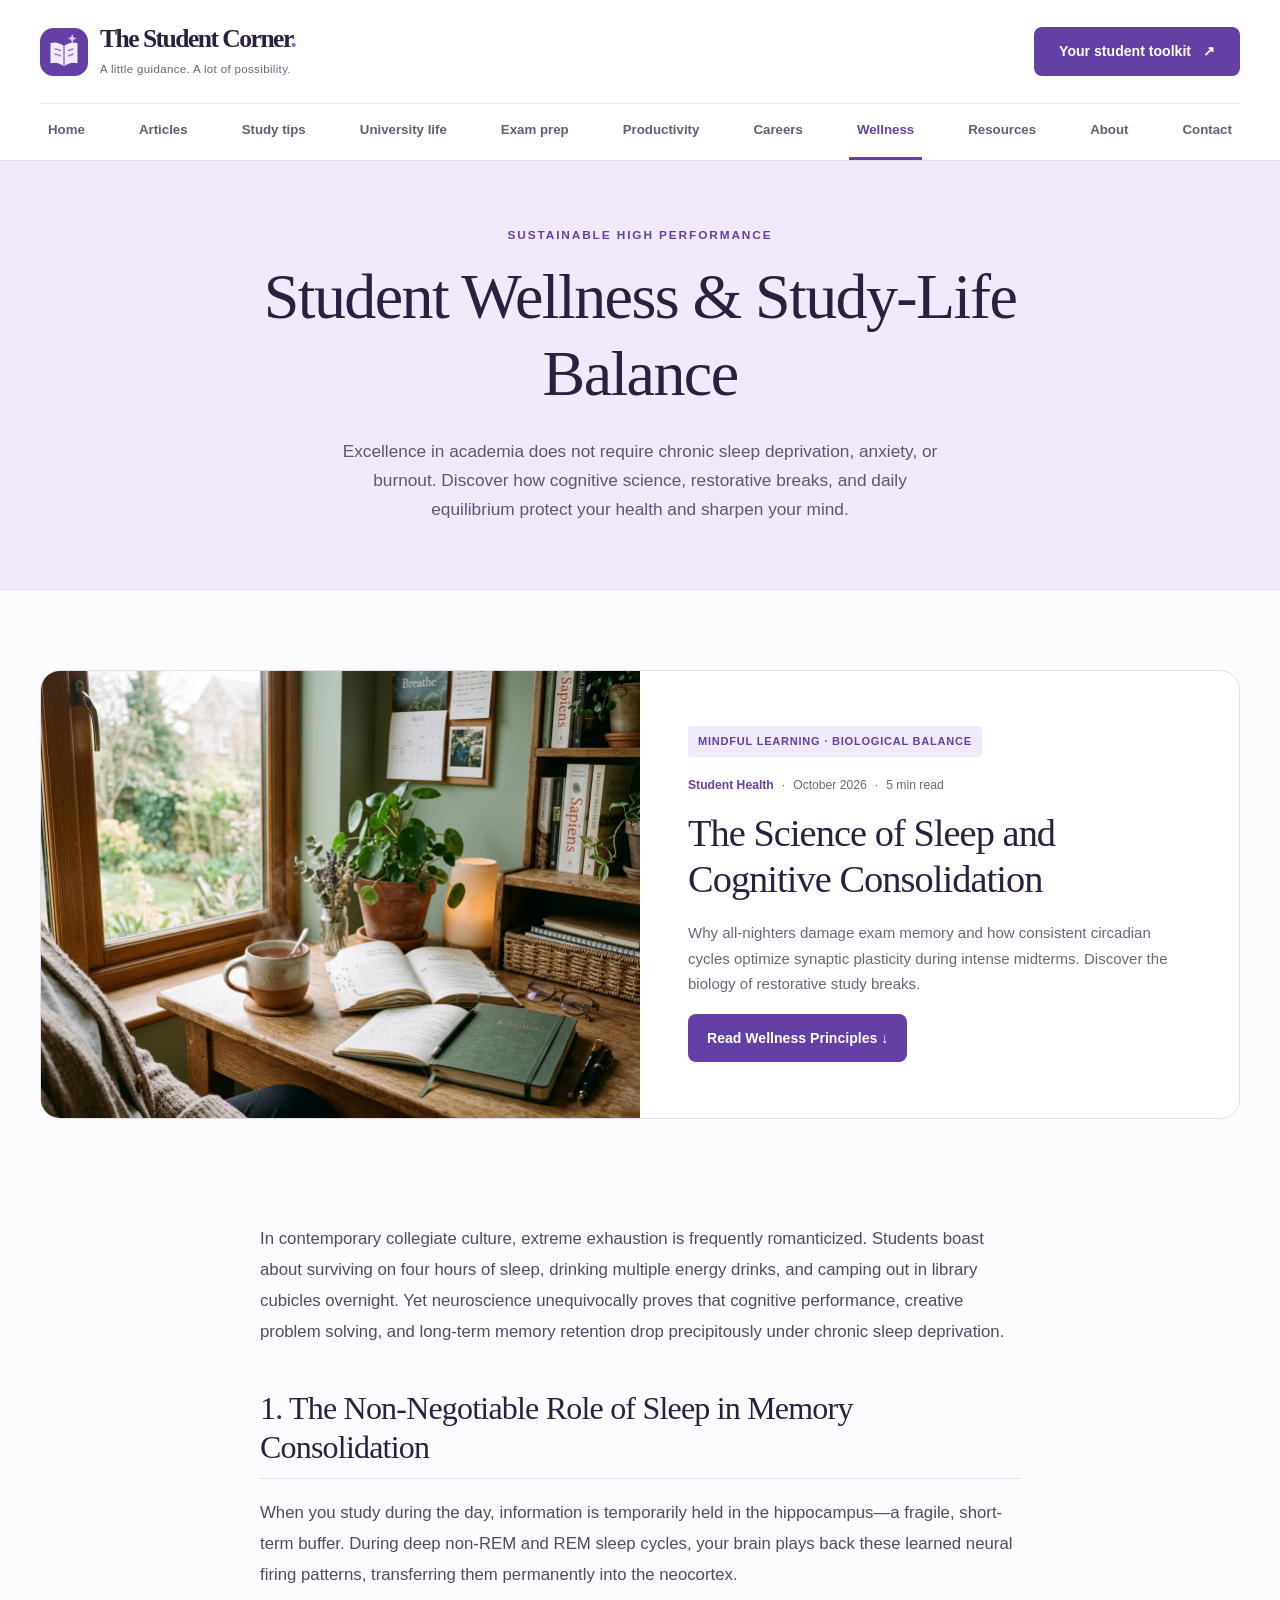
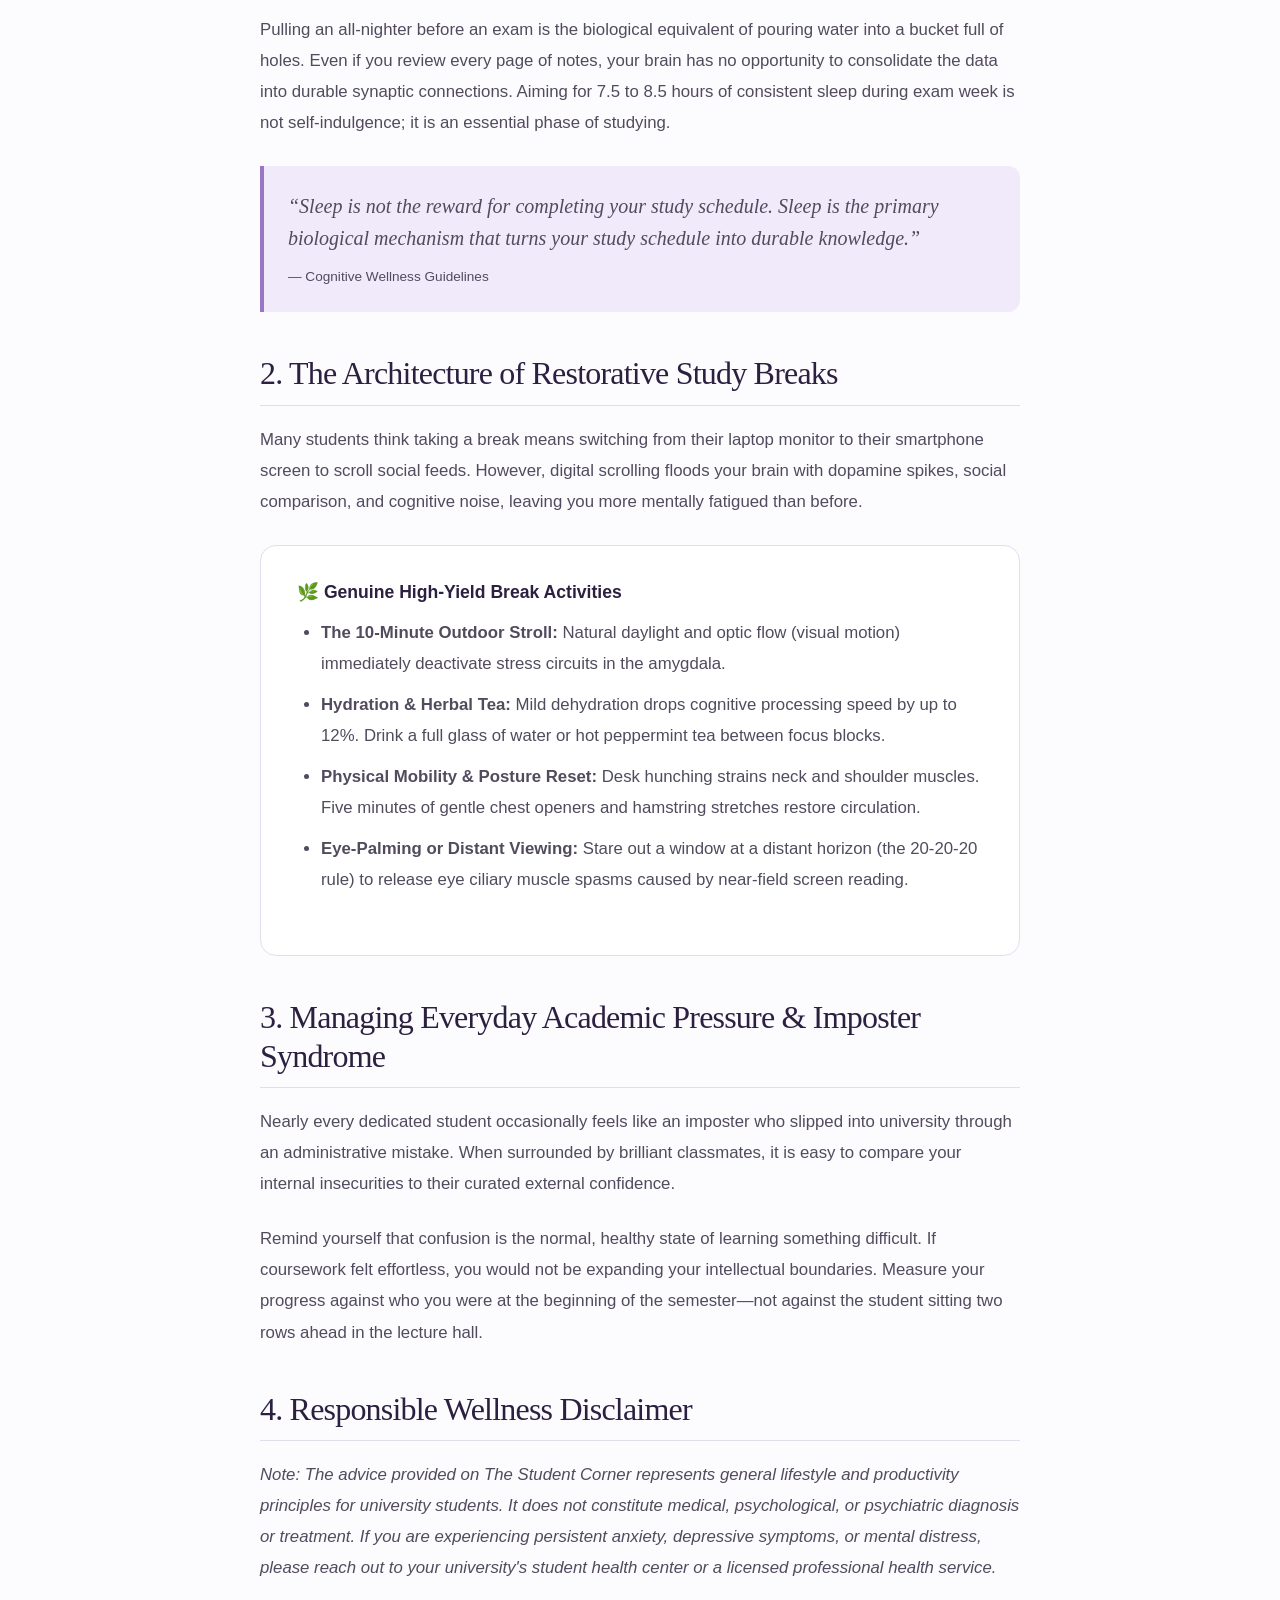
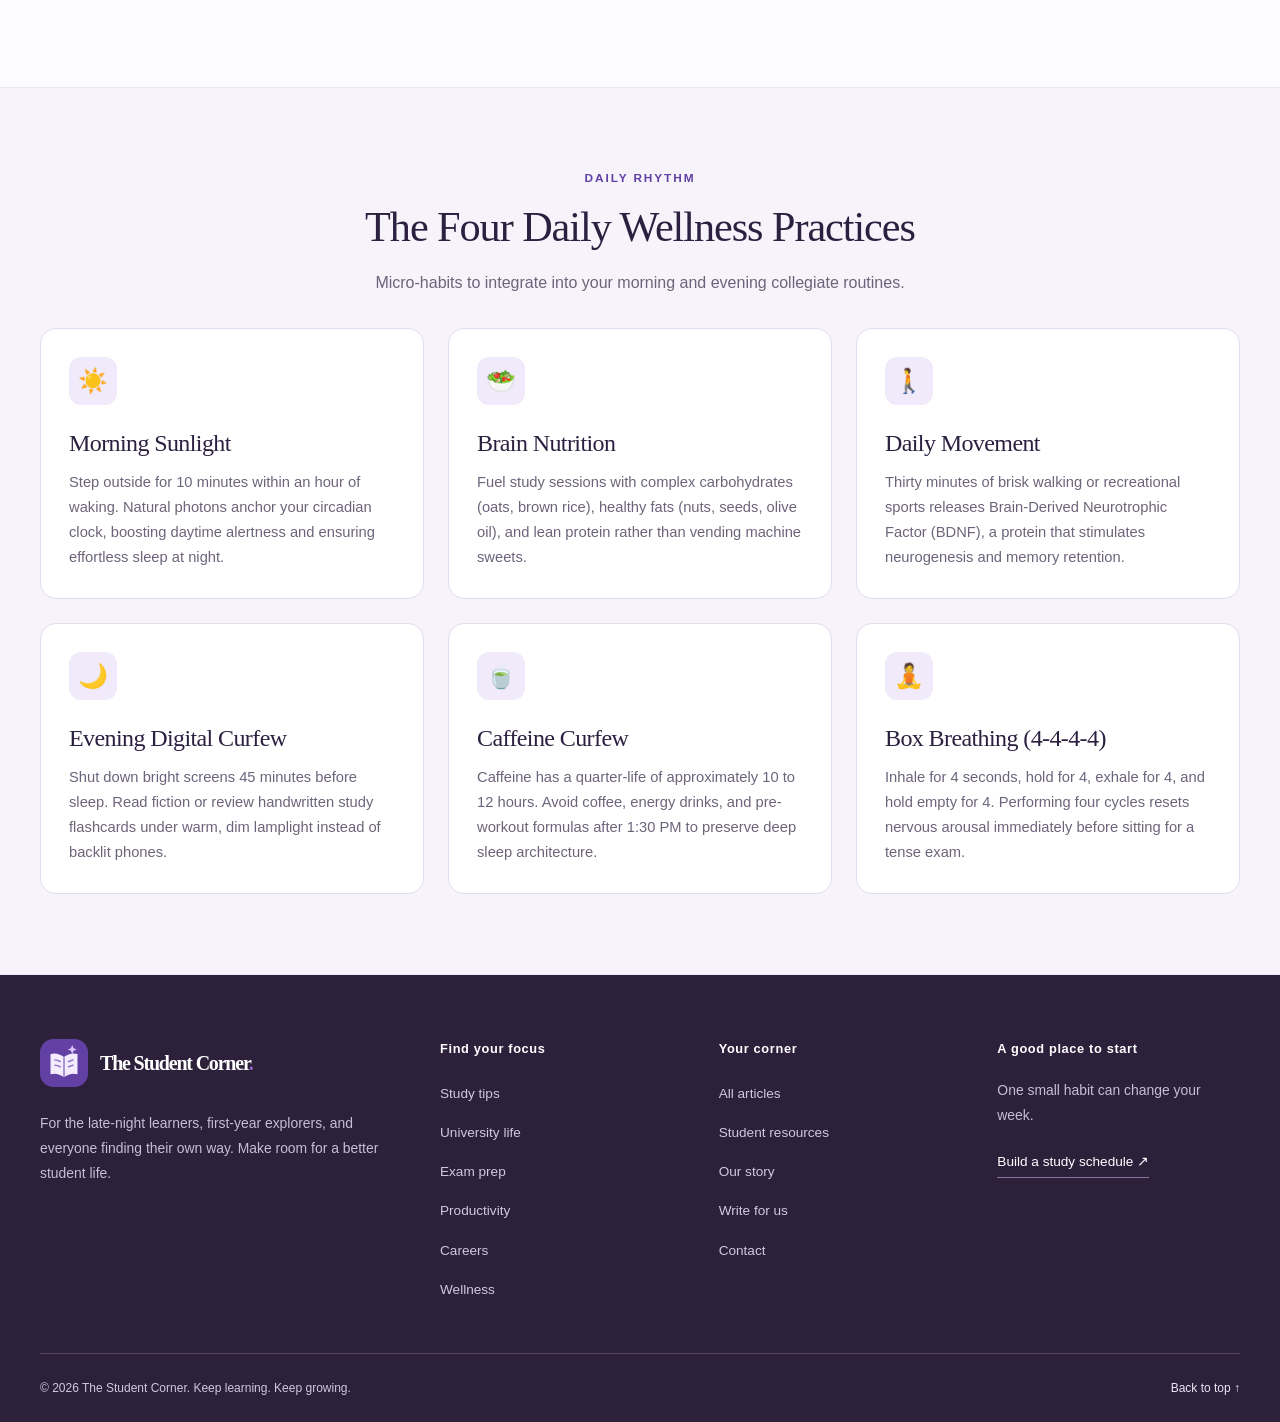
<file: wellness.html>
<!DOCTYPE html>
<html lang="en">
<head>
  <meta charset="UTF-8">
  <meta name="viewport" content="width=device-width, initial-scale=1.0">
  <title>Student Wellness &amp; Mental Balance — The Student Corner</title>
  <meta name="description" content="Maintain sustainable academic momentum without burnout. Evidence-based advice on sleep hygiene, study breaks, stress regulation, and holistic college wellness.">
  <meta property="og:title" content="Student Wellness &amp; Mental Balance — The Student Corner">
  <meta property="og:description" content="Non-medical, responsible wellness guidance: sleep consolidation, active study breaks, and anxiety management for students.">
  <meta property="og:type" content="article">
  <link rel="stylesheet" href="css/style.css">
  <link rel="icon" type="image/svg+xml" href="images/logo.svg">
  <meta name="theme-color" content="#6340a4">
</head>
<body id="top">

  <!-- Site Header & Navigation -->
  <a class="skip-link" href="#main">Skip to content</a><header class="site-header">
<div class="container">
<div class="header-bar">
<a class="site-brand" href="index.html" aria-label="The Student Corner home">
<img src="images/logo.svg" width="48" height="48" alt="">
<span class="brand-text">
<span class="brand-name">The Student Corner<span class="brand-dot">.</span>
</span>
<span class="brand-tagline">A little guidance. A lot of possibility.</span>
</span>
</a>
<a class="btn btn-primary header-cta" href="resources.html">Your student toolkit <span aria-hidden="true">↗</span>
</a>
</div>
<nav class="desktop-nav" aria-label="Main navigation">
<ul class="nav-list">
<li>
<a href="index.html">Home</a>
</li>
<li>
<a href="blogs.html">Articles</a>
</li>
<li>
<a href="study-tips.html">Study tips</a>
</li>
<li>
<a href="university-life.html">University life</a>
</li>
<li>
<a href="exam-prep.html">Exam prep</a>
</li>
<li>
<a href="productivity.html">Productivity</a>
</li>
<li>
<a href="career.html">Careers</a>
</li>
<li>
<a href="wellness.html" aria-current="page">Wellness</a>
</li>
<li>
<a href="resources.html">Resources</a>
</li>
<li>
<a href="about.html">About</a>
</li>
<li>
<a href="contact.html">Contact</a>
</li>
</ul>
</nav>
<details class="mobile-menu">
<summary>Explore the Corner <span aria-hidden="true">＋</span>
</summary>
<nav aria-label="Main navigation">
<ul class="nav-list">
<li>
<a href="index.html">Home</a>
</li>
<li>
<a href="blogs.html">Articles</a>
</li>
<li>
<a href="study-tips.html">Study tips</a>
</li>
<li>
<a href="university-life.html">University life</a>
</li>
<li>
<a href="exam-prep.html">Exam prep</a>
</li>
<li>
<a href="productivity.html">Productivity</a>
</li>
<li>
<a href="career.html">Careers</a>
</li>
<li>
<a href="wellness.html" aria-current="page">Wellness</a>
</li>
<li>
<a href="resources.html">Resources</a>
</li>
<li>
<a href="about.html">About</a>
</li>
<li>
<a href="contact.html">Contact</a>
</li>
</ul>
</nav>
</details>
</div>
</header>

  <main class="site-main" id="main" tabindex="-1">

    <!-- Page Hero Banner -->
    <section class="page-hero">
      <div class="container">
        <span class="section-kicker">Sustainable High Performance</span>
        <h1 class="hero-title">Student Wellness &amp; Study-Life Balance</h1>
        <p class="hero-description">
          Excellence in academia does not require chronic sleep deprivation, anxiety, or burnout. Discover how cognitive science, restorative breaks, and daily equilibrium protect your health and sharpen your mind.
        </p>
      </div>
    </section>

    <!-- Category Featured Guide -->
    <section class="editorial-27 section">
      <div class="container">
        <article class="featured-card">
          <div class="featured-card-image">
            <img src="images/wellness-mindful.jpg" alt="Calm peaceful study corner with tea, plant and journal" width="800" height="500">
          </div>
          <div class="featured-card-content">
            <span class="featured-badge">Mindful Learning · Biological Balance</span>
            <div class="article-meta">
              <span class="category">Student Health</span>
              <span class="separator">·</span>
              <span>October 2026</span>
              <span class="separator">·</span>
              <span>5 min read</span>
            </div>
            <h2 class="featured-title">
              <a href="#wellness-guide">The Science of Sleep and Cognitive Consolidation</a>
            </h2>
            <p class="featured-excerpt">
              Why all-nighters damage exam memory and how consistent circadian cycles optimize synaptic plasticity during intense midterms. Discover the biology of restorative study breaks.
            </p>
            <div>
              <a href="#wellness-guide" class="btn btn-primary btn-sm">Read Wellness Principles ↓</a>
            </div>
          </div>
        </article>
      </div>
    </section>

    <!-- In-Depth Wellness Philosophy -->
    <section class="section" id="wellness-guide">
      <div class="container-narrow">
        <div class="article-body">
          <p>
            In contemporary collegiate culture, extreme exhaustion is frequently romanticized. Students boast about surviving on four hours of sleep, drinking multiple energy drinks, and camping out in library cubicles overnight. Yet neuroscience unequivocally proves that cognitive performance, creative problem solving, and long-term memory retention drop precipitously under chronic sleep deprivation.
          </p>

          <h2>1. The Non-Negotiable Role of Sleep in Memory Consolidation</h2>
          <p>
            When you study during the day, information is temporarily held in the hippocampus—a fragile, short-term buffer. During deep non-REM and REM sleep cycles, your brain plays back these learned neural firing patterns, transferring them permanently into the neocortex.
          </p>
          <p>
            Pulling an all-nighter before an exam is the biological equivalent of pouring water into a bucket full of holes. Even if you review every page of notes, your brain has no opportunity to consolidate the data into durable synaptic connections. Aiming for 7.5 to 8.5 hours of consistent sleep during exam week is not self-indulgence; it is an essential phase of studying.
          </p>

          <blockquote>
            “Sleep is not the reward for completing your study schedule. Sleep is the primary biological mechanism that turns your study schedule into durable knowledge.”
            <cite>— Cognitive Wellness Guidelines</cite>
          </blockquote>

          <h2>2. The Architecture of Restorative Study Breaks</h2>
          <p>
            Many students think taking a break means switching from their laptop monitor to their smartphone screen to scroll social feeds. However, digital scrolling floods your brain with dopamine spikes, social comparison, and cognitive noise, leaving you more mentally fatigued than before.
          </p>
          <div class="callout-box">
            <h4>🌿 Genuine High-Yield Break Activities</h4>
            <ul>
              <li><strong>The 10-Minute Outdoor Stroll:</strong> Natural daylight and optic flow (visual motion) immediately deactivate stress circuits in the amygdala.</li>
              <li><strong>Hydration &amp; Herbal Tea:</strong> Mild dehydration drops cognitive processing speed by up to 12%. Drink a full glass of water or hot peppermint tea between focus blocks.</li>
              <li><strong>Physical Mobility &amp; Posture Reset:</strong> Desk hunching strains neck and shoulder muscles. Five minutes of gentle chest openers and hamstring stretches restore circulation.</li>
              <li><strong>Eye-Palming or Distant Viewing:</strong> Stare out a window at a distant horizon (the 20-20-20 rule) to release eye ciliary muscle spasms caused by near-field screen reading.</li>
            </ul>
          </div>

          <h2>3. Managing Everyday Academic Pressure &amp; Imposter Syndrome</h2>
          <p>
            Nearly every dedicated student occasionally feels like an imposter who slipped into university through an administrative mistake. When surrounded by brilliant classmates, it is easy to compare your internal insecurities to their curated external confidence.
          </p>
          <p>
            Remind yourself that confusion is the normal, healthy state of learning something difficult. If coursework felt effortless, you would not be expanding your intellectual boundaries. Measure your progress against who you were at the beginning of the semester—not against the student sitting two rows ahead in the lecture hall.
          </p>

          <h2>4. Responsible Wellness Disclaimer</h2>
          <p>
            <em>
              Note: The advice provided on The Student Corner represents general lifestyle and productivity principles for university students. It does not constitute medical, psychological, or psychiatric diagnosis or treatment. If you are experiencing persistent anxiety, depressive symptoms, or mental distress, please reach out to your university's student health center or a licensed professional health service.
            </em>
          </p>
        </div>
      </div>
    </section>

    <!-- Four Wellness Pillars Section -->
    <section class="section section-alt">
      <div class="container">
        <div class="section-header text-center">
          <span class="section-kicker">Daily Rhythm</span>
          <h2 class="section-title">The Four Daily Wellness Practices</h2>
          <p class="section-subtitle">
            Micro-habits to integrate into your morning and evening collegiate routines.
          </p>
        </div>

        <div class="articles-grid">
          <div class="category-card">
            <div class="category-icon">☀️</div>
            <h3>Morning Sunlight</h3>
            <p>
              Step outside for 10 minutes within an hour of waking. Natural photons anchor your circadian clock, boosting daytime alertness and ensuring effortless sleep at night.
            </p>
          </div>

          <div class="category-card">
            <div class="category-icon">🥗</div>
            <h3>Brain Nutrition</h3>
            <p>
              Fuel study sessions with complex carbohydrates (oats, brown rice), healthy fats (nuts, seeds, olive oil), and lean protein rather than vending machine sweets.
            </p>
          </div>

          <div class="category-card">
            <div class="category-icon">🚶</div>
            <h3>Daily Movement</h3>
            <p>
              Thirty minutes of brisk walking or recreational sports releases Brain-Derived Neurotrophic Factor (BDNF), a protein that stimulates neurogenesis and memory retention.
            </p>
          </div>

          <div class="category-card">
            <div class="category-icon">🌙</div>
            <h3>Evening Digital Curfew</h3>
            <p>
              Shut down bright screens 45 minutes before sleep. Read fiction or review handwritten study flashcards under warm, dim lamplight instead of backlit phones.
            </p>
          </div>

          <div class="category-card">
            <div class="category-icon">🍵</div>
            <h3>Caffeine Curfew</h3>
            <p>
              Caffeine has a quarter-life of approximately 10 to 12 hours. Avoid coffee, energy drinks, and pre-workout formulas after 1:30 PM to preserve deep sleep architecture.
            </p>
          </div>

          <div class="category-card">
            <div class="category-icon">🧘</div>
            <h3>Box Breathing (4-4-4-4)</h3>
            <p>
              Inhale for 4 seconds, hold for 4, exhale for 4, and hold empty for 4. Performing four cycles resets nervous arousal immediately before sitting for a tense exam.
            </p>
          </div>
        </div>
      </div>
    </section>

  </main>

  <!-- Site Footer -->
  <footer class="site-footer">
<div class="container">
<div class="footer-grid">
<div class="footer-brand">
<a class="site-brand" href="index.html" aria-label="The Student Corner home">
<img src="images/logo.svg" width="48" height="48" alt="">
<span class="brand-text">
<span class="brand-name">The Student Corner<span class="brand-dot">.</span>
</span>
<span class="brand-tagline">A little guidance. A lot of possibility.</span>
</span>
</a>
<p class="footer-desc">For the late-night learners, first-year explorers, and everyone finding their own way. Make room for a better student life.</p>
</div>
<div class="footer-col">
<h2>Find your focus</h2>
<ul class="footer-links">
<li>
<a href="study-tips.html">Study tips</a>
</li>
<li>
<a href="university-life.html">University life</a>
</li>
<li>
<a href="exam-prep.html">Exam prep</a>
</li>
<li>
<a href="productivity.html">Productivity</a>
</li>
<li>
<a href="career.html">Careers</a>
</li>
<li>
<a href="wellness.html">Wellness</a>
</li>
</ul>
</div>
<div class="footer-col">
<h2>Your corner</h2>
<ul class="footer-links">
<li>
<a href="blogs.html">All articles</a>
</li>
<li>
<a href="resources.html">Student resources</a>
</li>
<li>
<a href="about.html">Our story</a>
</li>
<li>
<a href="write-for-us.html">Write for us</a>
</li>
<li>
<a href="contact.html">Contact</a>
</li>
</ul>
</div>
<div class="footer-col">
<h2>A good place to start</h2>
<p class="footer-desc">One small habit can change your week.</p>
<a class="footer-feature" href="article-time.html">Build a study schedule <span aria-hidden="true">↗</span>
</a>
</div>
</div>
<div class="footer-bottom">
<p>© 2026 The Student Corner. Keep learning. Keep growing.</p>
<a class="back-to-top" href="#top">Back to top ↑</a>
</div>
</div>
</footer>

</body>
</html>
</file>
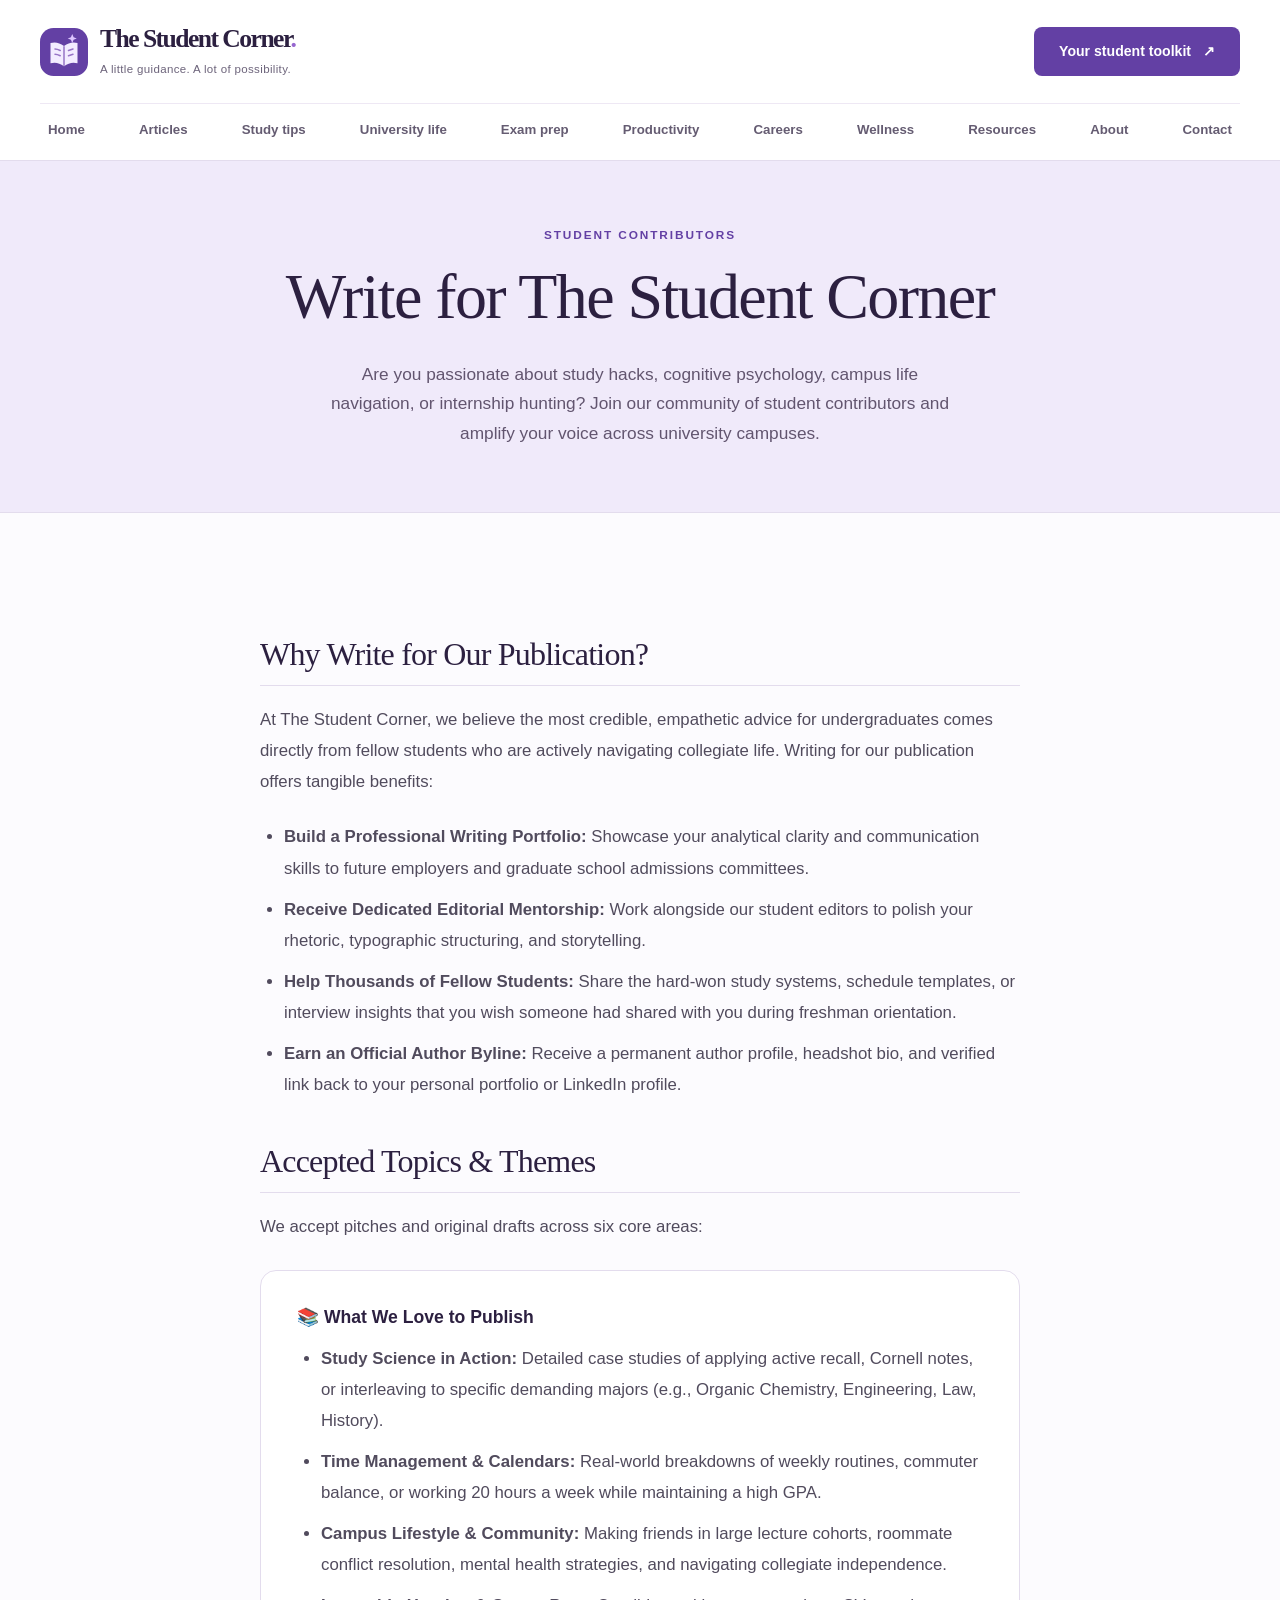
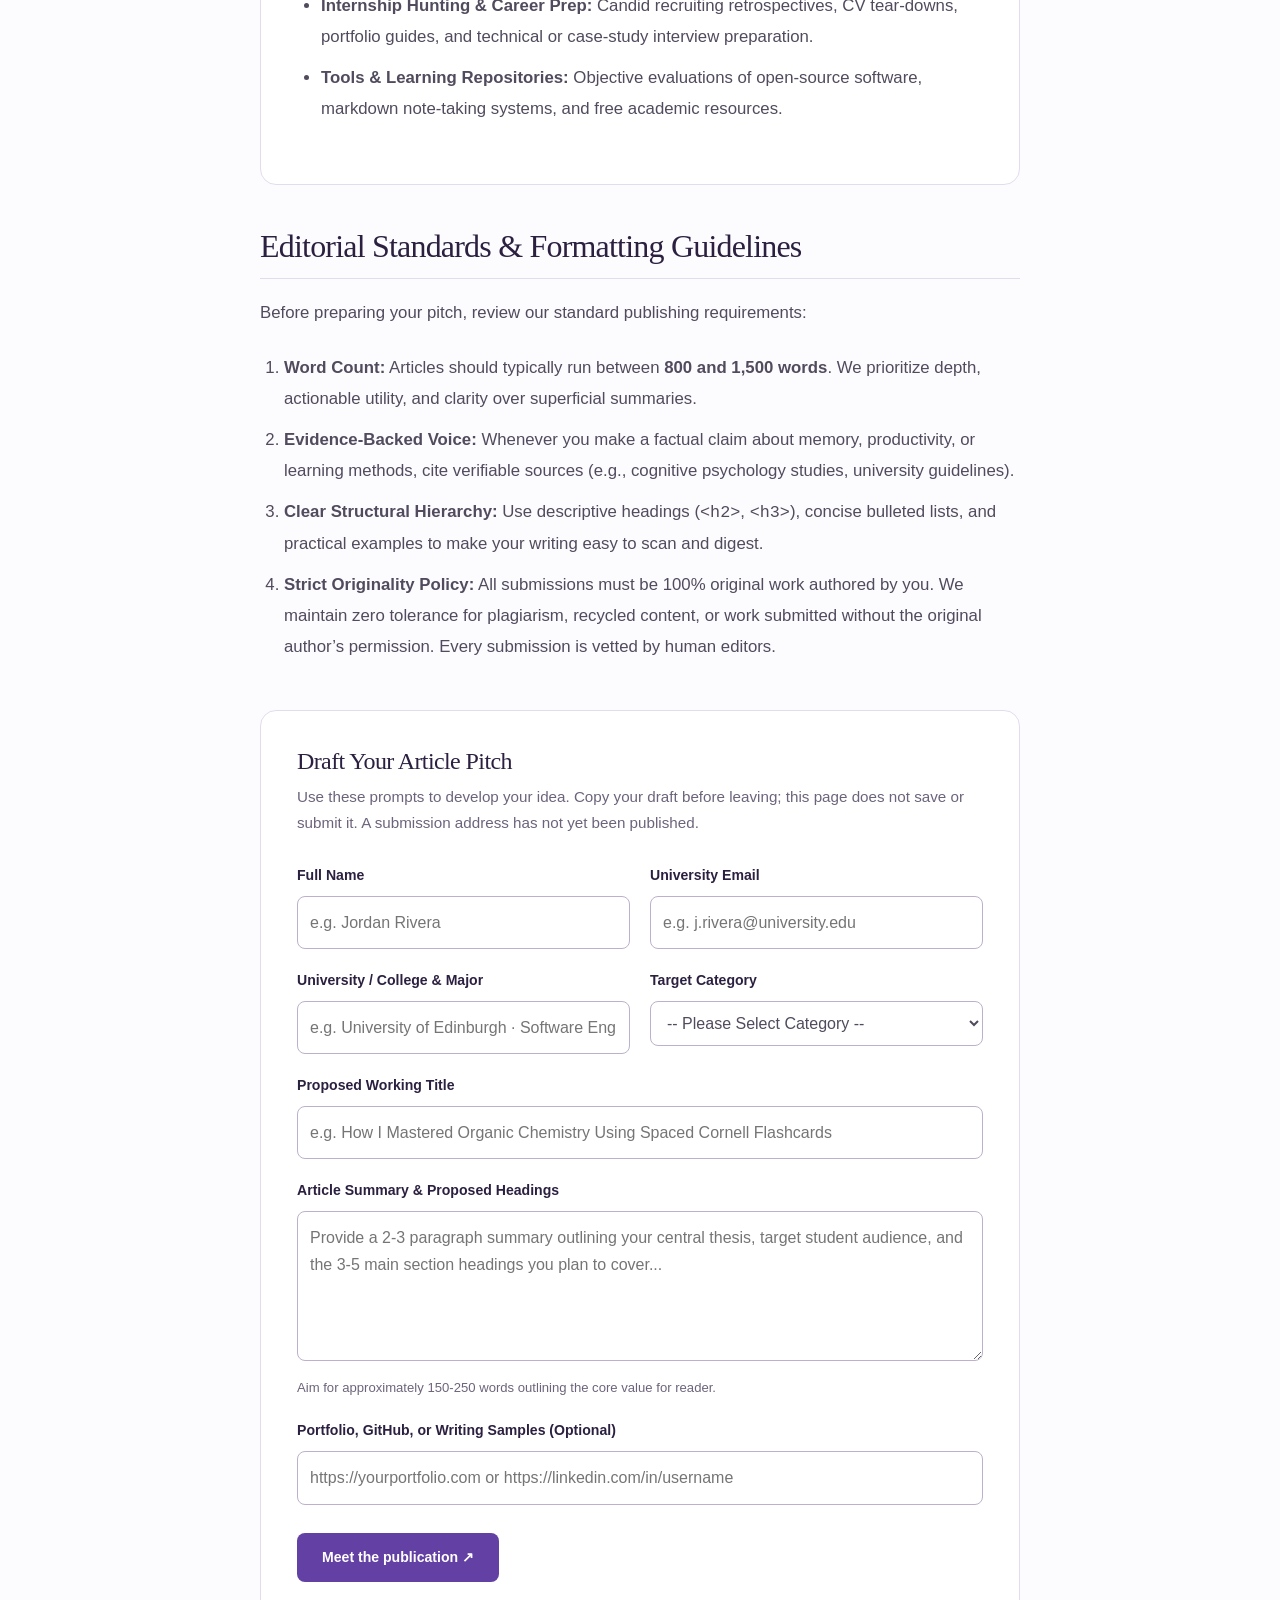
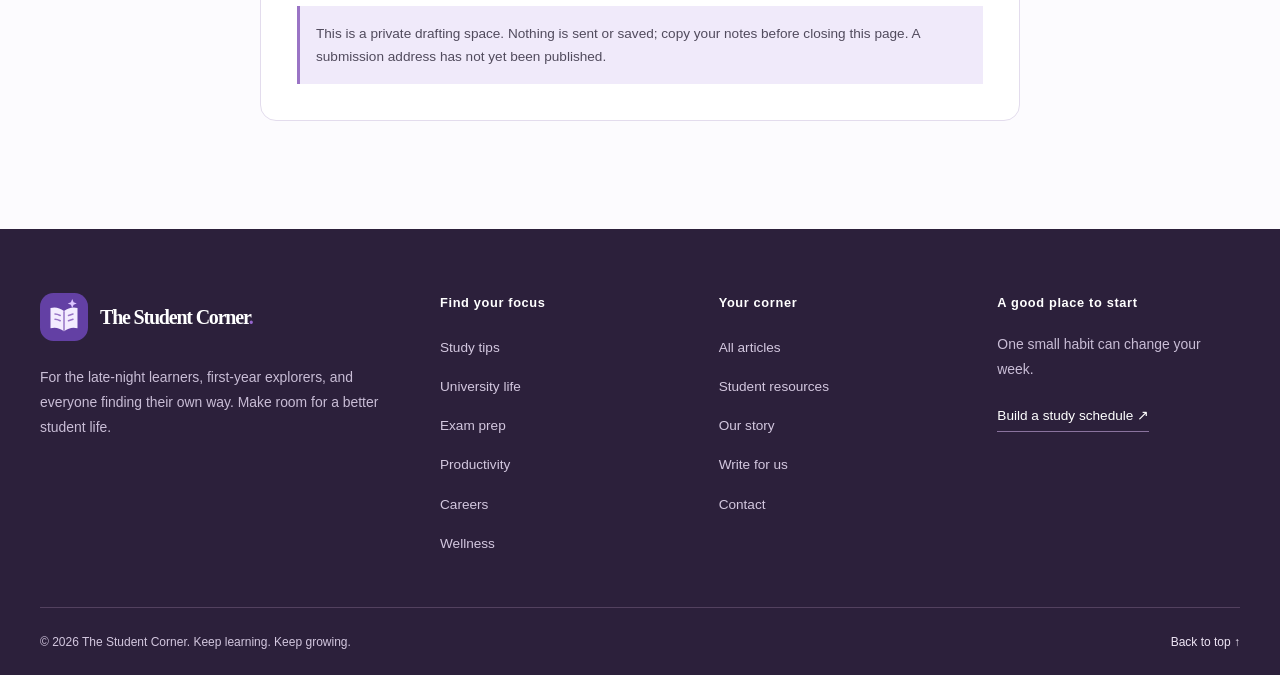
<file: write-for-us.html>
<!DOCTYPE html>
<html lang="en">
<head>
  <meta charset="UTF-8">
  <meta name="viewport" content="width=device-width, initial-scale=1.0">
  <title>Write for Us &amp; Student Submissions — The Student Corner</title>
  <meta name="description" content="Share your study frameworks, campus lifestyle wisdom, and career advice with fellow university students. Pitch an article to The Student Corner.">
  <meta property="og:title" content="Write for Us &amp; Student Submissions — The Student Corner">
  <meta property="og:description" content="Contribute to The Student Corner: editorial guidelines, pitch submission form, and student writing opportunities.">
  <meta property="og:type" content="article">
  <link rel="stylesheet" href="css/style.css">
  <link rel="icon" type="image/svg+xml" href="images/logo.svg">
  <meta name="theme-color" content="#6340a4">
</head>
<body id="top">

  <!-- Site Header & Navigation -->
  <a class="skip-link" href="#main">Skip to content</a><header class="site-header">
<div class="container">
<div class="header-bar">
<a class="site-brand" href="index.html" aria-label="The Student Corner home">
<img src="images/logo.svg" width="48" height="48" alt="">
<span class="brand-text">
<span class="brand-name">The Student Corner<span class="brand-dot">.</span>
</span>
<span class="brand-tagline">A little guidance. A lot of possibility.</span>
</span>
</a>
<a class="btn btn-primary header-cta" href="resources.html">Your student toolkit <span aria-hidden="true">↗</span>
</a>
</div>
<nav class="desktop-nav" aria-label="Main navigation">
<ul class="nav-list">
<li>
<a href="index.html">Home</a>
</li>
<li>
<a href="blogs.html">Articles</a>
</li>
<li>
<a href="study-tips.html">Study tips</a>
</li>
<li>
<a href="university-life.html">University life</a>
</li>
<li>
<a href="exam-prep.html">Exam prep</a>
</li>
<li>
<a href="productivity.html">Productivity</a>
</li>
<li>
<a href="career.html">Careers</a>
</li>
<li>
<a href="wellness.html">Wellness</a>
</li>
<li>
<a href="resources.html">Resources</a>
</li>
<li>
<a href="about.html">About</a>
</li>
<li>
<a href="contact.html">Contact</a>
</li>
</ul>
</nav>
<details class="mobile-menu">
<summary>Explore the Corner <span aria-hidden="true">＋</span>
</summary>
<nav aria-label="Main navigation">
<ul class="nav-list">
<li>
<a href="index.html">Home</a>
</li>
<li>
<a href="blogs.html">Articles</a>
</li>
<li>
<a href="study-tips.html">Study tips</a>
</li>
<li>
<a href="university-life.html">University life</a>
</li>
<li>
<a href="exam-prep.html">Exam prep</a>
</li>
<li>
<a href="productivity.html">Productivity</a>
</li>
<li>
<a href="career.html">Careers</a>
</li>
<li>
<a href="wellness.html">Wellness</a>
</li>
<li>
<a href="resources.html">Resources</a>
</li>
<li>
<a href="about.html">About</a>
</li>
<li>
<a href="contact.html">Contact</a>
</li>
</ul>
</nav>
</details>
</div>
</header>

  <main class="site-main" id="main" tabindex="-1">

    <!-- Page Hero Banner -->
    <section class="page-hero">
      <div class="container">
        <p class="section-kicker">Student Contributors</p>
        <h1 class="hero-title">Write for The Student Corner</h1>
        <p class="hero-description">
          Are you passionate about study hacks, cognitive psychology, campus life navigation, or internship hunting? Join our community of student contributors and amplify your voice across university campuses.
        </p>
      </div>
    </section>

    <!-- Why Contribute & Guidelines Section -->
    <section class="section">
      <div class="container-narrow">
        <div class="article-body">
          <h2>Why Write for Our Publication?</h2>
          <p>
            At The Student Corner, we believe the most credible, empathetic advice for undergraduates comes directly from fellow students who are actively navigating collegiate life. Writing for our publication offers tangible benefits:
          </p>
          <ul>
            <li><strong>Build a Professional Writing Portfolio:</strong> Showcase your analytical clarity and communication skills to future employers and graduate school admissions committees.</li>
            <li><strong>Receive Dedicated Editorial Mentorship:</strong> Work alongside our student editors to polish your rhetoric, typographic structuring, and storytelling.</li>
            <li><strong>Help Thousands of Fellow Students:</strong> Share the hard-won study systems, schedule templates, or interview insights that you wish someone had shared with you during freshman orientation.</li>
            <li><strong>Earn an Official Author Byline:</strong> Receive a permanent author profile, headshot bio, and verified link back to your personal portfolio or LinkedIn profile.</li>
          </ul>

          <h2>Accepted Topics &amp; Themes</h2>
          <p>
            We accept pitches and original drafts across six core areas:
          </p>
          <div class="callout-box">
            <h4>📚 What We Love to Publish</h4>
            <ul>
              <li><strong>Study Science in Action:</strong> Detailed case studies of applying active recall, Cornell notes, or interleaving to specific demanding majors (e.g., Organic Chemistry, Engineering, Law, History).</li>
              <li><strong>Time Management &amp; Calendars:</strong> Real-world breakdowns of weekly routines, commuter balance, or working 20 hours a week while maintaining a high GPA.</li>
              <li><strong>Campus Lifestyle &amp; Community:</strong> Making friends in large lecture cohorts, roommate conflict resolution, mental health strategies, and navigating collegiate independence.</li>
              <li><strong>Internship Hunting &amp; Career Prep:</strong> Candid recruiting retrospectives, CV tear-downs, portfolio guides, and technical or case-study interview preparation.</li>
              <li><strong>Tools &amp; Learning Repositories:</strong> Objective evaluations of open-source software, markdown note-taking systems, and free academic resources.</li>
            </ul>
          </div>

          <h2>Editorial Standards &amp; Formatting Guidelines</h2>
          <p>
            Before preparing your pitch, review our standard publishing requirements:
          </p>
          <ol>
            <li><strong>Word Count:</strong> Articles should typically run between <strong>800 and 1,500 words</strong>. We prioritize depth, actionable utility, and clarity over superficial summaries.</li>
            <li><strong>Evidence-Backed Voice:</strong> Whenever you make a factual claim about memory, productivity, or learning methods, cite verifiable sources (e.g., cognitive psychology studies, university guidelines).</li>
            <li><strong>Clear Structural Hierarchy:</strong> Use descriptive headings (<kbd>&lt;h2&gt;</kbd>, <kbd>&lt;h3&gt;</kbd>), concise bulleted lists, and practical examples to make your writing easy to scan and digest.</li>
            <li><strong>Strict Originality Policy:</strong> All submissions must be 100% original work authored by you. We maintain zero tolerance for plagiarism, recycled content, or work submitted without the original author’s permission. Every submission is vetted by human editors.</li>
          </ol>
        </div>

        
        <div class="editorial-3 form-card">
          <h3 class="editorial-41">Draft Your Article Pitch</h3>
          <p class="editorial-42">
            Use these prompts to develop your idea. Copy your draft before leaving; this page does not save or submit it. A submission address has not yet been published.
          </p>

          <div class="draft-workspace">
            <div class="form-row">
              <div class="form-group">
                <label for="authorName" class="form-label">Full Name </label>
                <input type="text" id="authorName" class="form-control" placeholder="e.g. Jordan Rivera">
              </div>

              <div class="form-group">
                <label for="authorEmail" class="form-label">University Email </label>
                <input type="email" id="authorEmail" class="form-control" placeholder="e.g. j.rivera@university.edu">
              </div>
            </div>

            <div class="form-row">
              <div class="form-group">
                <label for="authorUni" class="form-label">University / College &amp; Major </label>
                <input type="text" id="authorUni" class="form-control" placeholder="e.g. University of Edinburgh · Software Eng.">
              </div>

              <div class="form-group">
                <label for="targetCategory" class="form-label">Target Category </label>
                <select id="targetCategory" class="form-control">
                  <option value="">-- Please Select Category --</option>
                  <option value="study-tips">Study Tips &amp; Learning Science</option>
                  <option value="university-life">University Life &amp; Campus Culture</option>
                  <option value="exam-prep">Exam Preparation &amp; Revision</option>
                  <option value="productivity">Productivity &amp; Time Management</option>
                  <option value="career">Career Guidance &amp; Internships</option>
                  <option value="wellness">Student Wellness &amp; Balance</option>
                </select>
              </div>
            </div>

            <div class="form-group">
              <label for="articleTitle" class="form-label">Proposed Working Title </label>
              <input type="text" id="articleTitle" class="form-control" placeholder="e.g. How I Mastered Organic Chemistry Using Spaced Cornell Flashcards">
            </div>

            <div class="form-group">
              <label for="articleOutline" class="form-label">Article Summary &amp; Proposed Headings </label>
              <textarea id="articleOutline" class="form-control" placeholder="Provide a 2-3 paragraph summary outlining your central thesis, target student audience, and the 3-5 main section headings you plan to cover..."></textarea>
              <p class="form-help">Aim for approximately 150-250 words outlining the core value for reader.</p>
            </div>

            <div class="form-group">
              <label for="sampleLinks" class="form-label">Portfolio, GitHub, or Writing Samples (Optional)</label>
              <input type="url" id="sampleLinks" class="form-control" placeholder="https://yourportfolio.com or https://linkedin.com/in/username">
            </div>

            

            <div class="editorial-43">
              <a class="btn btn-primary" href="about.html">Meet the publication ↗</a>
            </div>

            <p class="form-static-notice">This is a private drafting space. Nothing is sent or saved; copy your notes before closing this page. A submission address has not yet been published.</p>
          </div>
        </div>
      </div>
    </section>

  </main>

  <!-- Site Footer -->
  <footer class="site-footer">
<div class="container">
<div class="footer-grid">
<div class="footer-brand">
<a class="site-brand" href="index.html" aria-label="The Student Corner home">
<img src="images/logo.svg" width="48" height="48" alt="">
<span class="brand-text">
<span class="brand-name">The Student Corner<span class="brand-dot">.</span>
</span>
<span class="brand-tagline">A little guidance. A lot of possibility.</span>
</span>
</a>
<p class="footer-desc">For the late-night learners, first-year explorers, and everyone finding their own way. Make room for a better student life.</p>
</div>
<div class="footer-col">
<h2>Find your focus</h2>
<ul class="footer-links">
<li>
<a href="study-tips.html">Study tips</a>
</li>
<li>
<a href="university-life.html">University life</a>
</li>
<li>
<a href="exam-prep.html">Exam prep</a>
</li>
<li>
<a href="productivity.html">Productivity</a>
</li>
<li>
<a href="career.html">Careers</a>
</li>
<li>
<a href="wellness.html">Wellness</a>
</li>
</ul>
</div>
<div class="footer-col">
<h2>Your corner</h2>
<ul class="footer-links">
<li>
<a href="blogs.html">All articles</a>
</li>
<li>
<a href="resources.html">Student resources</a>
</li>
<li>
<a href="about.html">Our story</a>
</li>
<li>
<a href="write-for-us.html">Write for us</a>
</li>
<li>
<a href="contact.html">Contact</a>
</li>
</ul>
</div>
<div class="footer-col">
<h2>A good place to start</h2>
<p class="footer-desc">One small habit can change your week.</p>
<a class="footer-feature" href="article-time.html">Build a study schedule <span aria-hidden="true">↗</span>
</a>
</div>
</div>
<div class="footer-bottom">
<p>© 2026 The Student Corner. Keep learning. Keep growing.</p>
<a class="back-to-top" href="#top">Back to top ↑</a>
</div>
</div>
</footer>

</body>
</html>
</file>
<file: css/style.css>
/* The Student Corner — shared HTML5/CSS3 design system */
:root  {
  --color-primary:#6340a4;
  --color-primary-hover:#4b2b85;
  --color-primary-dark:#4b2b85;
  --color-dark-purple:#2c2040;
  --color-body:#514b5d;
  --color-muted:#6d647b;
  --color-white:#fff;
  --color-bg-light:#fcfbfe;
  --color-light-lavender:#f0eafa;
  --color-border-subtle:#e3dced;
  --radius-md:18px;
  --shadow-sm:0 8px 28px #38204f09
}

*,*::before,*::after  {
  box-sizing:border-box
}

html  {
  scroll-behavior:smooth;
  scroll-padding-top:24px;
  -webkit-text-size-adjust:100%
}

body  {
  margin:0;
  background:var(--color-bg-light);
  color:var(--color-body);
  font:16px/1.7 'Segoe UI',Arial,sans-serif
}

h1,h2,h3,h4,p,ul,ol,blockquote  {
  margin:0
}

h1,h2,h3,h4  {
  color:var(--color-dark-purple);
  line-height:1.2
}

h1,h2,h3  {
  font-family:Georgia,'Times New Roman',serif;
  font-weight:500;
  letter-spacing:-.025em
}

h1  {
  font-size:clamp(2.25rem,5vw,4rem)
}

h2  {
  font-size:clamp(1.75rem,3.3vw,2.75rem)
}

h3  {
  font-size:1.5rem
}

h4  {
  font-size:1.1rem
}

p  {
  margin-bottom:1.1rem
}

p:last-child  {
  margin-bottom:0
}

a  {
  color:var(--color-primary);
  text-decoration:none;
  text-underline-offset:4px
}

a:hover  {
  color:var(--color-primary-hover);
  text-decoration:underline
}

img,svg  {
  display:block;
  max-width:100%;
  height:auto
}

img  {
  object-fit:cover
}

button,input,select,textarea  {
  font:inherit
}

input,select,textarea  {
  max-width:100%;
  min-width:0
}

:focus-visible  {
  outline:3px solid #9b71d3;
  outline-offset:4px
}

main:focus  {
  outline:none
}

p,a,li,kbd,span  {
  overflow-wrap:break-word
}

.container,.container-narrow  {
  width:calc(100% - 64px);
  max-width:1200px;
  margin-inline:auto
}

.container-narrow  {
  max-width:760px
}

.section  {
  padding:80px 0
}

.section-alt  {
  background:#f6f3fa;
  border-block:1px solid #ece6f3
}

.section-lavender  {
  background:#eae1f6
}

.text-center  {
  text-align:center
}

.section-header  {
  margin-bottom:32px
}

.section-kicker,.hero-kicker  {
  display:block;
  color:var(--color-primary);
  font-size:.74rem;
  font-weight:750;
  letter-spacing:.16em;
  text-transform:uppercase;
  margin-bottom:14px
}

.section-title  {
  margin-bottom:16px
}

.section-subtitle  {
  max-width:650px;
  color:var(--color-muted);
  margin-inline:auto
}

.section-header:not(.text-center) .section-subtitle  {
  margin-left:0
}

.skip-link  {
  position:absolute;
  left:16px;
  top:-100px;
  z-index:20;
  padding:12px 20px;
  background:white;
  border:2px solid var(--color-primary)
}

.skip-link:focus  {
  top:12px
}

.site-header  {
  background:#fff;
  border-bottom:1px solid var(--color-border-subtle)
}

.header-bar  {
  display:flex;
  align-items:center;
  justify-content:space-between;
  gap:24px;
  padding:24px 0
}

.site-brand  {
  display:flex;
  align-items:center;
  gap:12px;
  color:var(--color-dark-purple);
  min-width:0
}

.site-brand:hover  {
  text-decoration:none
}

.site-brand img  {
  width:48px;
  height:48px;
  flex-shrink:0
}

.brand-text  {
  display:block;
  min-width:0
}

.brand-name  {
  display:block;
  font:600 1.6rem/1.2 Georgia,serif;
  letter-spacing:-.06em
}

.brand-dot  {
  color:#9666cf
}

.brand-tagline  {
  display:block;
  font-size:.72rem;
  letter-spacing:.03em;
  margin-top:5px;
  color:var(--color-muted)
}

.nav-list  {
  list-style:none;
  padding:0;
  display:flex;
  justify-content:space-between;
  gap:4px;
  flex-wrap:wrap
}

.desktop-nav  {
  border-top:1px solid #eee8f4
}

.nav-list a  {
  display:block;
  padding:15px 8px;
  color:#655c72;
  font-size:.83rem;
  font-weight:600;
  border-bottom:3px solid transparent
}

.nav-list a:hover,.nav-list a[aria-current]  {
  color:var(--color-primary);
  border-color:var(--color-primary);
  text-decoration:none
}

.mobile-menu  {
  display:none
}

.btn  {
  display:inline-flex;
  align-items:center;
  justify-content:center;
  gap:12px;
  padding:13px 24px;
  min-height:48px;
  border:1px solid transparent;
  border-radius:8px;
  font-size:.88rem;
  font-weight:650;
  line-height:1.5;
  text-align:center;
  transition:background .18s,box-shadow .18s
}

.btn:hover  {
  text-decoration:none;
  box-shadow:0 5px 18px #44246b18
}

.btn-primary  {
  background:var(--color-primary);
  color:white
}

.btn-primary:hover  {
  background:var(--color-primary-hover);
  color:white
}

.btn-outline  {
  border-color:#b8a5d1;
  color:var(--color-primary);
  background:transparent
}

.btn-outline:hover,.btn-secondary  {
  background:#f4effb;
  color:var(--color-primary)
}

.btn-sm  {
  padding:11px 18px
}

.btn-group  {
  display:flex;
  flex-wrap:wrap;
  gap:12px;
  margin-top:28px
}

.hero  {
  padding:72px 0 64px;
  background:linear-gradient(115deg,#f7f3fc 15%,#ece3f8 100%)
}

.hero-grid  {
  display:grid;
  grid-template-columns:minmax(0,1.05fr) minmax(0,1fr);
  gap:56px;
  align-items:center
}

.hero-title  {
  margin-bottom:24px
}

.hero .hero-title  {
  font-size:clamp(2.8rem,5.2vw,4.65rem);
  line-height:1.06;
  letter-spacing:-.05em
}

.hero-title em  {
  color:var(--color-primary);
  font-weight:400
}

.hero-description  {
  font-size:1.08rem;
  max-width:620px;
  color:#62556f
}

.hero-trust-bar  {
  display:flex;
  flex-wrap:wrap;
  gap:8px 20px;
  border-top:1px solid #d9cce9;
  margin-top:32px;
  padding-top:18px;
  font-size:.76rem;
  color:#6b587f
}

.hero-image-wrap  {
  position:relative;
  padding-bottom:28px;
  min-width:0
}

.hero-image-wrap>img  {
  width:100%;
  aspect-ratio:1.08;
  border-radius:100px 18px 18px 18px;
  object-fit:cover
}

.hero-floating-badge  {
  display:flex;
  align-items:center;
  gap:14px;
  position:absolute;
  bottom:0;
  left:20px;
  right:20px;
  padding:18px 22px;
  border:1px solid #e7ddef;
  border-radius:12px;
  background:#fff;
  box-shadow:0 12px 36px #40265b12
}

.badge-icon-box  {
  display:grid;
  place-items:center;
  border-radius:50%;
  width:40px;
  height:40px;
  background:#eee5fa;
  color:var(--color-primary);
  flex-shrink:0
}

.badge-text-title  {
  font-size:.9rem;
  font-weight:700;
  color:var(--color-dark-purple)
}

.badge-text-sub  {
  font-size:.74rem;
  color:var(--color-muted)
}

.page-hero  {
  padding:64px 0;
  text-align:center;
  background:#f0eafa;
  border-bottom:1px solid var(--color-border-subtle)
}

.page-hero .hero-description  {
  margin-inline:auto
}

.page-hero .hero-title  {
  max-width:900px;
  margin-inline:auto
}

.featured-card  {
  display:grid;
  grid-template-columns:minmax(0,1fr) minmax(0,1fr);
  background:white;
  border:1px solid var(--color-border-subtle);
  border-radius:20px;
  overflow:hidden
}

.featured-card-image  {
  min-width:0;
  background:#eae3f3
}

.featured-card-image img  {
  width:100%;
  height:100%;
  min-height:300px;
  object-fit:cover
}

.featured-card-content  {
  padding:clamp(24px,4vw,48px);
  align-self:center
}

.featured-badge  {
  display:inline-block;
  font-size:.69rem;
  font-weight:700;
  text-transform:uppercase;
  letter-spacing:.07em;
  color:var(--color-primary);
  padding:6px 10px;
  background:#f0eafa;
  border-radius:4px;
  margin-bottom:18px
}

.article-meta  {
  display:flex;
  align-items:center;
  flex-wrap:wrap;
  gap:8px;
  font-size:.76rem;
  color:var(--color-muted);
  margin-bottom:14px
}

.category  {
  font-weight:650;
  color:var(--color-primary)
}

.featured-title  {
  font-size:clamp(1.7rem,3vw,2.4rem);
  margin-bottom:18px
}

.featured-title a,.article-card-title a  {
  color:var(--color-dark-purple)
}

.featured-excerpt,.article-card-excerpt  {
  font-size:.94rem;
  color:var(--color-muted)
}

.categories-grid,.articles-grid  {
  display:grid;
  grid-template-columns:repeat(3,minmax(0,1fr));
  gap:24px
}

.category-card,.article-card  {
  min-width:0;
  background:white;
  border:1px solid var(--color-border-subtle);
  border-radius:16px;
  transition:border-color .2s,box-shadow .2s
}

.category-card:hover,.article-card:hover  {
  border-color:#b9a1d5;
  box-shadow:0 8px 24px #422b5d0b
}

.category-card  {
  padding:28px;
  display:flex;
  flex-direction:column;
  align-items:flex-start
}

.category-icon  {
  display:grid;
  place-items:center;
  width:48px;
  height:48px;
  font-size:1.5rem;
  background:#f0eafa;
  border-radius:12px;
  margin-bottom:24px
}

.category-card h3  {
  margin-bottom:12px
}

.category-card p  {
  font-size:.92rem;
  color:var(--color-muted)
}

.card-link  {
  display:inline-block;
  margin-top:auto;
  padding-top:12px;
  font-size:.83rem;
  font-weight:700;
  line-height:1.5
}

.article-card  {
  display:flex;
  flex-direction:column;
  overflow:hidden
}

.article-card-image img  {
  width:100%;
  aspect-ratio:1.65;
  object-fit:cover
}

.article-card-content  {
  padding:26px;
  display:flex;
  flex-direction:column;
  align-items:flex-start;
  flex:1
}

.article-card-title  {
  font-size:1.45rem;
  margin-bottom:14px;
  line-height:1.3
}

.productivity-showcase  {
  display:grid;
  grid-template-columns:repeat(2,minmax(0,1fr));
  gap:32px
}

.quote-highlight-card  {
  background:#332147;
  border-radius:20px;
  color:#fff;
  padding:40px;
  display:flex;
  flex-direction:column;
  justify-content:space-between;
  gap:32px
}

.quote-highlight-text  {
  font:1.85rem/1.4 Georgia,serif;
  color:#fff
}

.quote-author-line  {
  color:#d0bfdf;
  font-size:.8rem
}

.quote-card-footer  {
  display:flex;
  flex-direction:column;
  align-items:flex-start;
  gap:16px
}

.numbered-rules-list  {
  display:grid;
  gap:16px
}

.numbered-rule-item  {
  display:flex;
  gap:20px;
  border-bottom:1px solid var(--color-border-subtle);
  padding:12px 0 20px
}

.rule-number  {
  font:1.65rem Georgia,serif;
  color:#9872bd;
  flex-shrink:0
}

.rule-content h4  {
  margin-bottom:8px
}

.rule-content p  {
  font-size:.9rem;
  color:var(--color-muted)
}

.article-header  {
  padding:64px 0 32px;
  text-align:center
}

.article-header .article-meta  {
  justify-content:center
}

.article-main-title  {
  max-width:900px;
  margin:0 auto 24px
}

.article-author-byline  {
  display:flex;
  align-items:center;
  justify-content:center;
  gap:12px;
  font-size:.85rem
}

.author-avatar-small  {
  width:44px;
  height:44px;
  border-radius:50%;
  overflow:hidden;
  flex-shrink:0
}

.article-featured-media  {
  max-width:960px;
  margin:0 auto 40px;
  border-radius:20px;
  overflow:hidden
}

.article-featured-media img  {
  width:100%;
  aspect-ratio:16/8;
  object-fit:cover
}

.article-body  {
  font-size:1.05rem;
  line-height:1.85
}

.article-body h2  {
  font-size:clamp(1.55rem,3vw,2rem);
  margin:42px 0 18px;
  padding-bottom:12px;
  border-bottom:1px solid var(--color-border-subtle)
}

.article-body h3  {
  margin:28px 0 12px
}

.article-body p,.article-body ul,.article-body ol  {
  margin-bottom:24px
}

.article-body ul,.article-body ol  {
  padding-left:24px
}

.article-body li  {
  margin-bottom:10px
}

.article-lead  {
  font-size:1.16rem;
  color:var(--color-dark-purple)
}

.article-body blockquote  {
  background:#f0eafa;
  border-left:4px solid #9a74c5;
  padding:24px;
  border-radius:0 12px 12px 0;
  margin:28px 0;
  font:italic 1.25rem/1.6 Georgia,serif
}

.article-body cite  {
  display:block;
  font:.85rem/1.6 'Segoe UI',sans-serif;
  margin-top:12px
}

.callout-box,.checklist-container,.form-card  {
  padding:clamp(20px,4vw,36px);
  margin:28px 0;
  background:white;
  border:1px solid var(--color-border-subtle);
  border-radius:16px
}

.callout-box h4,.callout-box h3  {
  margin-bottom:14px
}

.author-bio-card  {
  display:flex;
  gap:20px;
  align-items:center;
  padding:24px;
  border:1px solid var(--color-border-subtle);
  background:#f4effa;
  border-radius:16px;
  margin:40px 0
}

.author-bio-avatar  {
  width:64px;
  height:64px;
  border-radius:50%;
  overflow:hidden;
  flex-shrink:0
}

.author-bio-content h4  {
  margin-bottom:8px
}

.author-bio-content p  {
  font-size:.9rem;
  margin:0
}

.article-nav-links  {
  display:flex;
  flex-wrap:wrap;
  justify-content:space-between;
  gap:20px;
  border-top:1px solid var(--color-border-subtle);
  padding:24px 0
}

.table-responsive  {
  max-width:100%;
  overflow-x:auto;
  margin:28px 0;
  border:1px solid var(--color-border-subtle);
  border-radius:12px;
  background:white
}

.schedule-table  {
  width:100%;
  min-width:680px;
  border-collapse:collapse;
  text-align:left;
  font-size:.86rem;
  line-height:1.6
}

.schedule-table td,.schedule-table th  {
  padding:14px;
  border-bottom:1px solid var(--color-border-subtle);
  vertical-align:top
}

.schedule-table th  {
  background:#eee7f7;
  color:var(--color-dark-purple)
}

.time-col  {
  font-weight:700;
  white-space:nowrap
}

.checklist-title  {
  margin-bottom:12px
}

.checklist-subtitle  {
  font-size:.9rem;
  color:var(--color-muted)
}

.checklist-items  {
  list-style:none;
  padding:0!important;
  display:grid;
  gap:10px
}

.checklist-item  {
  display:flex;
  align-items:flex-start;
  gap:12px;
  padding:16px;
  border:1px solid #e7e0ef;
  border-radius:8px;
  background:#faf8fd
}

.checklist-checkbox,.checkbox-control  {
  accent-color:var(--color-primary);
  width:22px;
  height:22px;
  flex-shrink:0;
  margin-top:3px
}

.checklist-label  {
  cursor:pointer;
  font-size:.93rem;
  min-width:0
}

.checklist-label strong  {
  display:block
}

.checklist-checkbox:checked+.checklist-label  {
  color:#6d647b;
  text-decoration:line-through
}

.form-row  {
  display:grid;
  grid-template-columns:repeat(2,minmax(0,1fr));
  gap:20px
}

.form-group  {
  margin-bottom:20px;
  min-width:0
}

.form-label  {
  display:block;
  font-size:.88rem;
  font-weight:650;
  color:var(--color-dark-purple);
  margin-bottom:8px
}

.form-control  {
  width:100%;
  padding:12px;
  border:1px solid #bcb0cd;
  border-radius:8px;
  background:#fff;
  color:var(--color-body);
  font-size:1rem
}

textarea.form-control  {
  min-height:150px;
  resize:vertical
}

.form-help  {
  font-size:.82rem;
  color:var(--color-muted);
  margin-top:8px
}

.form-static-notice  {
  font-size:.85rem;
  border-left:3px solid #9a74c5;
  padding:16px;
  background:#f0eafa;
  margin-top:24px
}

.topic-links ul  {
  display:flex;
  justify-content:center;
  flex-wrap:wrap;
  gap:10px;
  padding:0;
  list-style:none
}

.topic-links a  {
  display:block;
  padding:10px 16px;
  border:1px solid #cfc0e0;
  border-radius:30px;
  background:white;
  font-size:.85rem
}

.site-footer  {
  background:#2c203b;
  color:#d3c7df;
  padding:64px 0 24px
}

.footer-grid  {
  display:grid;
  grid-template-columns:1.5fr 1fr 1fr 1fr;
  gap:36px;
  margin-bottom:48px
}

.site-footer .site-brand  {
  color:white;
  margin-bottom:24px
}

.site-footer .brand-name  {
  font-size:1.25rem
}

.site-footer .brand-tagline  {
  display:none
}

.footer-desc  {
  color:#c9bdd6;
  font-size:.87rem;
  line-height:1.8
}

.footer-col h2  {
  font:650 .8rem/1.5 'Segoe UI',sans-serif;
  color:#fff;
  letter-spacing:.05em;
  margin-bottom:20px
}

.footer-links  {
  list-style:none;
  padding:0;
  display:grid;
  gap:8px
}

.footer-links a,.footer-feature  {
  color:#d3c7df;
  font-size:.85rem;
  display:inline-block;
  padding:4px 0
}

.footer-feature  {
  color:#fff;
  border-bottom:1px solid #8a739e
}

.footer-bottom  {
  border-top:1px solid #53415f;
  padding-top:24px;
  display:flex;
  justify-content:space-between;
  flex-wrap:wrap;
  gap:16px;
  font-size:.75rem
}

.footer-bottom p  {
  margin:0
}

.back-to-top  {
  color:#eee5f5
}

@media(max-width:1100px)  {
  .desktop-nav  {
    display:none
  }

  .mobile-menu  {
    display:block;
    border-top:1px solid #eee8f4
  }

  .mobile-menu summary  {
    cursor:pointer;
    padding:14px 0;
    font-weight:650;
    font-size:.88rem;
    color:var(--color-primary);
    list-style:none;
    display:flex;
    align-items:center;
    justify-content:space-between;
    min-height:48px
  }

  .mobile-menu summary::-webkit-details-marker  {
    display:none
  }

  .mobile-menu[open] summary>span  {
    transform:rotate(45deg)
  }

  .mobile-menu .nav-list  {
    display:grid;
    grid-template-columns:repeat(3,minmax(0,1fr));
    gap:4px;
    padding-bottom:16px
  }

  .mobile-menu .nav-list a  {
    padding:12px;
    border-radius:6px;
    border:0
  }

  .mobile-menu .nav-list a:hover,.mobile-menu .nav-list a[aria-current]  {
    background:#f0eafa
  }

  .hero-grid  {
    gap:32px
  }

  .hero .hero-title  {
    font-size:3.5rem
  }

  .footer-grid  {
    grid-template-columns:repeat(2,minmax(0,1fr))
  }

}

@media(max-width:800px)  {
  .section  {
    padding:56px 0
  }

  .hero  {
    padding:48px 0
  }

  .hero-grid,.featured-card,.productivity-showcase  {
    grid-template-columns:minmax(0,1fr)
  }

  .hero .hero-title  {
    font-size:clamp(2.8rem,8vw,4rem)
  }

  .hero-image-wrap>img  {
    aspect-ratio:1.6;
    border-top-left-radius:64px
  }

  .categories-grid,.articles-grid  {
    grid-template-columns:repeat(2,minmax(0,1fr))
  }

  .featured-card-image img  {
    height:auto;
    min-height:0;
    aspect-ratio:1.7
  }

  .article-header,.page-hero  {
    padding:44px 0
  }

  .header-cta  {
    font-size:.8rem;
    padding:10px 14px
  }

  .brand-name  {
    font-size:1.4rem
  }

}

@media(max-width:540px)  {
  .container,.container-narrow  {
    width:calc(100% - 32px)
  }

  .header-bar  {
    padding:18px 0
  }

  .header-cta  {
    display:none
  }

  .brand-name  {
    font-size:1.4rem
  }

  .brand-tagline  {
    font-size:.65rem
  }

  .site-brand img  {
    width:42px;
    height:42px
  }

  .site-brand  {
    gap:10px
  }

  .mobile-menu .nav-list  {
    grid-template-columns:repeat(2,minmax(0,1fr))
  }

  .section  {
    padding:44px 0
  }

  .hero  {
    padding:36px 0
  }

  .hero .hero-title  {
    font-size:2.8rem
  }

  .hero-description  {
    font-size:1rem
  }

  .hero-trust-bar  {
    font-size:.72rem;
    gap:6px
  }

  .btn-group  {
    flex-direction:column
  }

  .btn-group .btn  {
    width:100%
  }

  .hero-floating-badge  {
    left:12px;
    right:12px;
    padding:12px;
    gap:10px
  }

  .badge-text-title  {
    font-size:.8rem
  }

  .badge-text-sub  {
    font-size:.68rem
  }

  .categories-grid,.articles-grid,.form-row  {
    grid-template-columns:minmax(0,1fr)
  }

  .category-card,.article-card-content,.featured-card-content  {
    padding:24px
  }

  .quote-highlight-card  {
    padding:26px
  }

  .quote-highlight-text  {
    font-size:1.5rem
  }

  .author-bio-card  {
    align-items:flex-start;
    flex-direction:column
  }

  .article-body  {
    font-size:1rem
  }

  .footer-grid  {
    gap:32px 20px
  }

  .footer-brand  {
    grid-column:1/-1
  }

  .footer-col:last-child  {
    grid-column:1/-1
  }

  .site-footer  {
    padding-top:44px
  }

  .footer-bottom  {
    font-size:.72rem
  }

}

@media(prefers-reduced-motion:reduce)  {
  html  {
    scroll-behavior:auto
  }

  *,*::before,*::after  {
    transition:none!important
  }

}

@media print  {
  .site-header,.site-footer,.skip-link,.article-nav-links,.btn  {
    display:none!important
  }

  body  {
    background:white;
    color:#111
  }

  .container,.container-narrow  {
    width:100%;
    max-width:none
  }

  .section  {
    padding:20px 0
  }

  .table-responsive  {
    overflow:visible
  }

  .schedule-table  {
    min-width:0;
    font-size:9px
  }

  .category-card,.article-card,.callout-box  {
    break-inside:avoid
  }

  a  {
    color:inherit
  }

}

/* Preserved editorial formatting. */
.editorial-1   {
  margin-top: 36px;
  margin-bottom: 24px;
}

.editorial-2   {
  padding-top: 0;
}

.editorial-3   {
  margin-top: 48px;
}

.editorial-4   {
  background-color: var(--color-white);
  border: 2px solid var(--color-border-subtle);
  padding: clamp(16px, 4vw, 36px);
  border-radius: var(--radius-md);
  box-shadow: var(--shadow-sm);
  font-size: 0.95rem;
}

.editorial-5   {
  text-align: center;
  border-bottom: 2px solid var(--color-dark-purple);
  padding-bottom: 14px;
  margin-bottom: 20px;
}

.editorial-6   {
  font-size: 1.6rem;
  margin-bottom: 4px;
  color: var(--color-dark-purple);
}

.editorial-7   {
  font-size: 0.9rem;
  color: var(--color-muted);
  margin-bottom: 0;
}

.editorial-8   {
  margin-bottom: 20px;
}

.editorial-9   {
  font-size: 1.1rem;
  text-transform: uppercase;
  letter-spacing: 0.05em;
  color: var(--color-primary);
  border-bottom: 1px solid var(--color-border-subtle);
  padding-bottom: 4px;
  margin-bottom: 8px;
}

.editorial-10   {
  display: flex;
  justify-content: space-between;
  font-weight: bold;
  color: var(--color-dark-purple);
  flex-wrap: wrap;
  gap: 8px;
}

.editorial-11   {
  margin-bottom: 4px;
  font-size: 0.9rem;
  color: var(--color-body);
}

.editorial-12   {
  font-size: 0.85rem;
  color: var(--color-muted);
  margin-bottom: 0;
}

.editorial-13   {
  margin-bottom: 12px;
}

.editorial-14   {
  padding-left: 20px;
  font-size: 0.9rem;
  margin-top: 4px;
  margin-bottom: 0;
}

.editorial-15   {
  margin-bottom: 0;
}

.editorial-16   {
  font-size: 0.9rem;
  margin-bottom: 4px;
}

.editorial-17   {
  font-size: 0.9rem;
  margin-bottom: 0;
}

.editorial-18   {
  margin-top: 36px;
}

.editorial-19   {
  width: 14%;
}

.editorial-20   {
  background-color: #F4F0FF;
}

.editorial-21   {
  background-color: #E8E2F2;
}

.editorial-22   {
  background-color: #FAF8FE;
  border-left: 3px solid #7256B5;
}

.editorial-23   {
  background-color: #FAF8FE;
}

.editorial-24   {
  background-color: #FFF9E6;
  border-left: 3px solid #D48806;
}

.editorial-25   {
  background-color: #30204F;
  color: #FFFFFF;
}

.editorial-26   {
  margin-top: 32px;
}

.editorial-27   {
  padding-bottom: 24px;
}

.editorial-28   {
  padding-top: 24px;
}

.editorial-29   {
  margin-left: 0;
}

.editorial-30   {
  align-items: flex-start;
  gap: 48px;
}

.editorial-31   {
  font-size: 1.5rem;
  margin-bottom: 8px;
  color: var(--color-dark-purple);
}

.editorial-32   {
  color: var(--color-muted);
  font-size: 0.95rem;
  margin-bottom: 24px;
}

.editorial-33   {
  margin-top: 24px;
}

.editorial-34   {
  color: #D32F2F;
}

.editorial-35   {
  color: #D48806;
}

.editorial-36   {
  color: #389E0D;
}

.editorial-37   {
  margin-top: 20px;
}

.editorial-38   {
  color: #C3B8D8;
  margin-bottom: 14px;
}

.editorial-39   {
  font-size: 0.85rem;
  color: #E8E2F2;
}

.editorial-40   {
  color: var(--color-dark-purple);
}

.editorial-41   {
  margin-bottom: 8px;
  font-size: 1.5rem;
  color: var(--color-dark-purple);
}

.editorial-42   {
  color: var(--color-muted);
  font-size: 0.95rem;
  margin-bottom: 28px;
}

.editorial-43   {
  margin-top: 28px;
}
</file>
